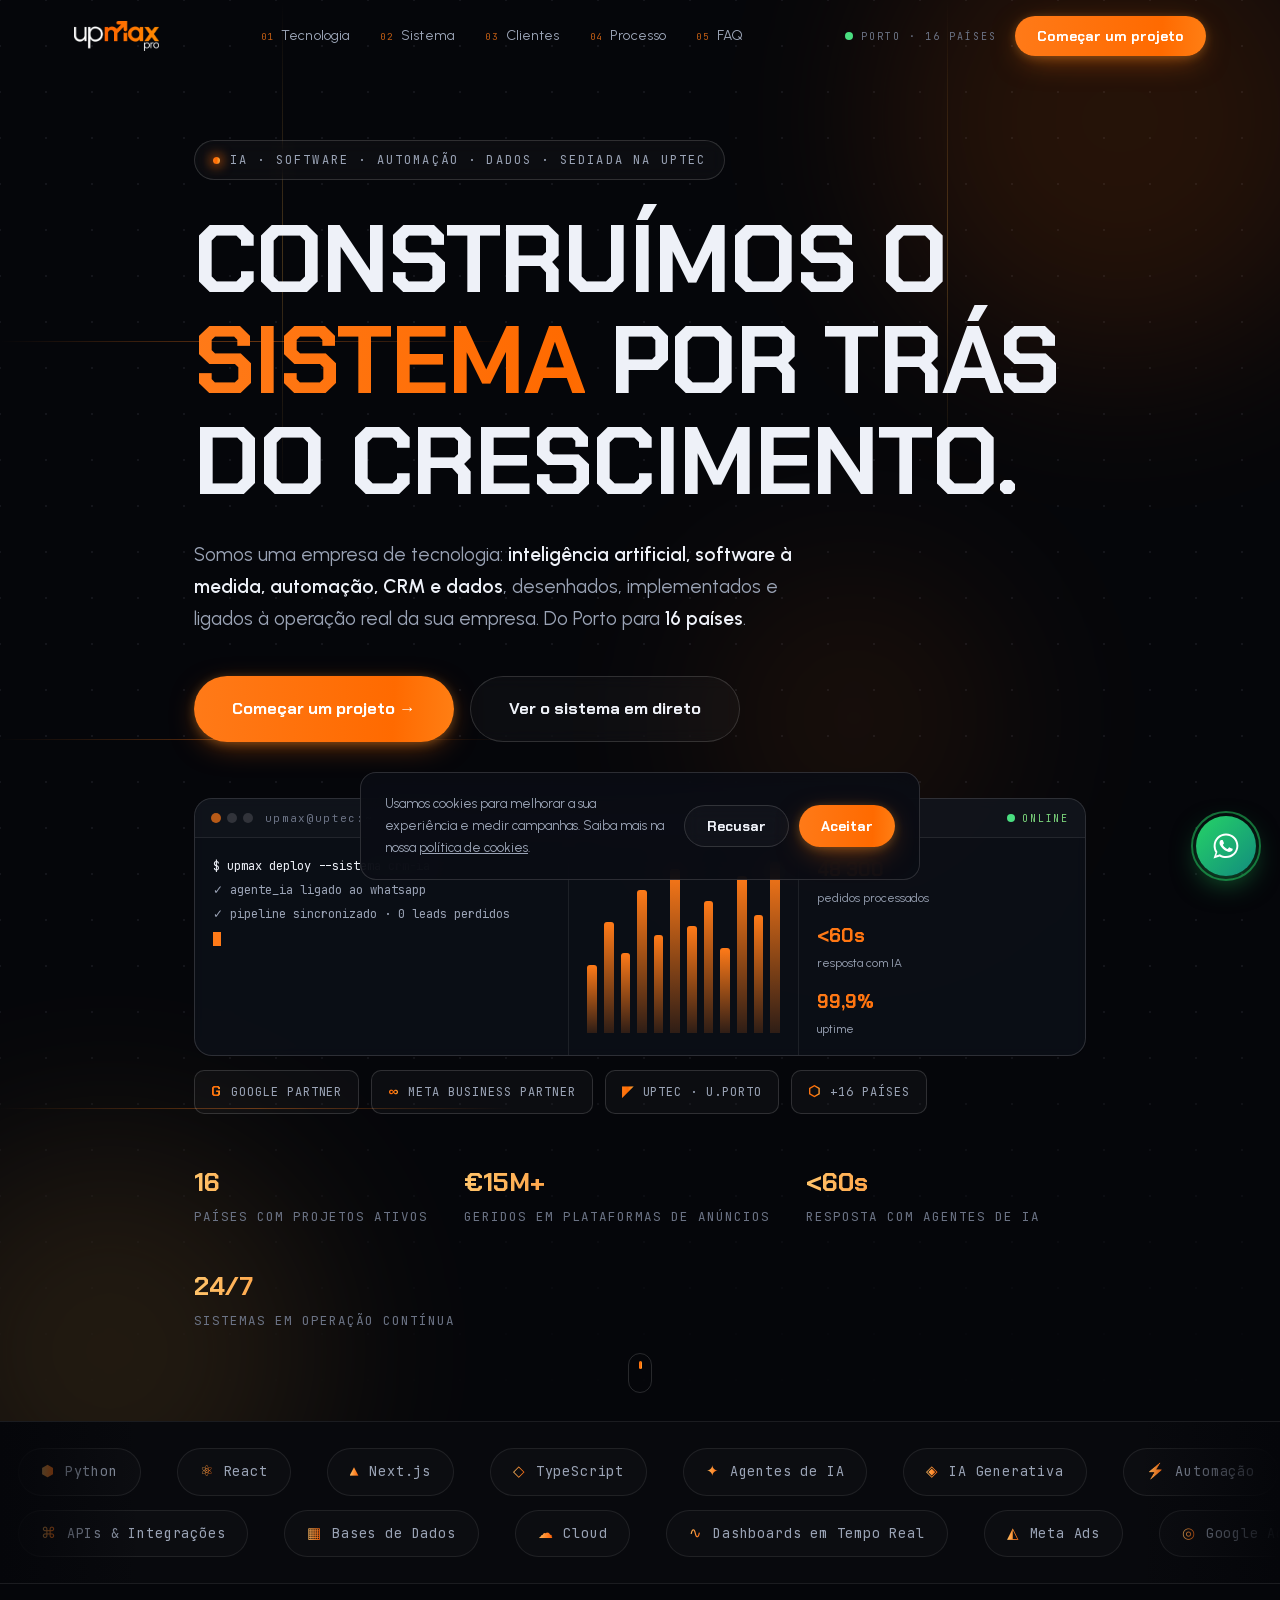
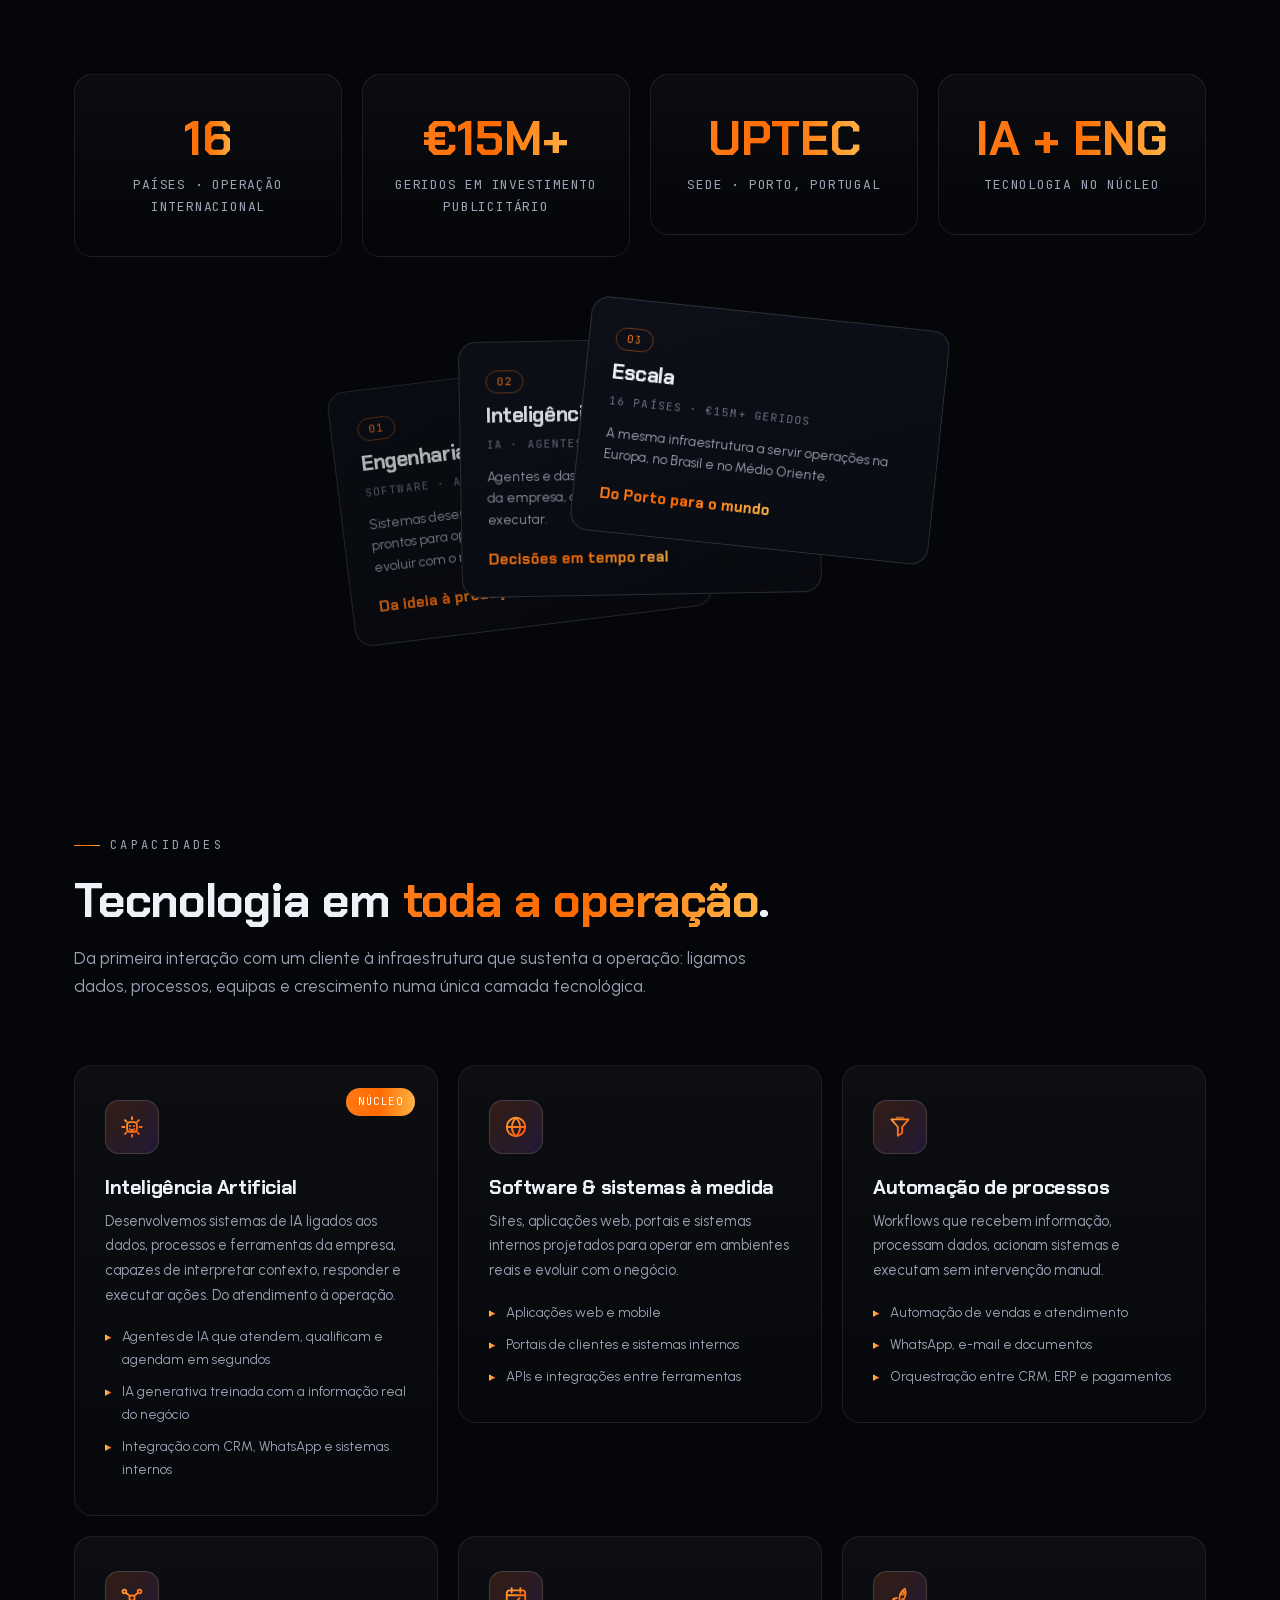
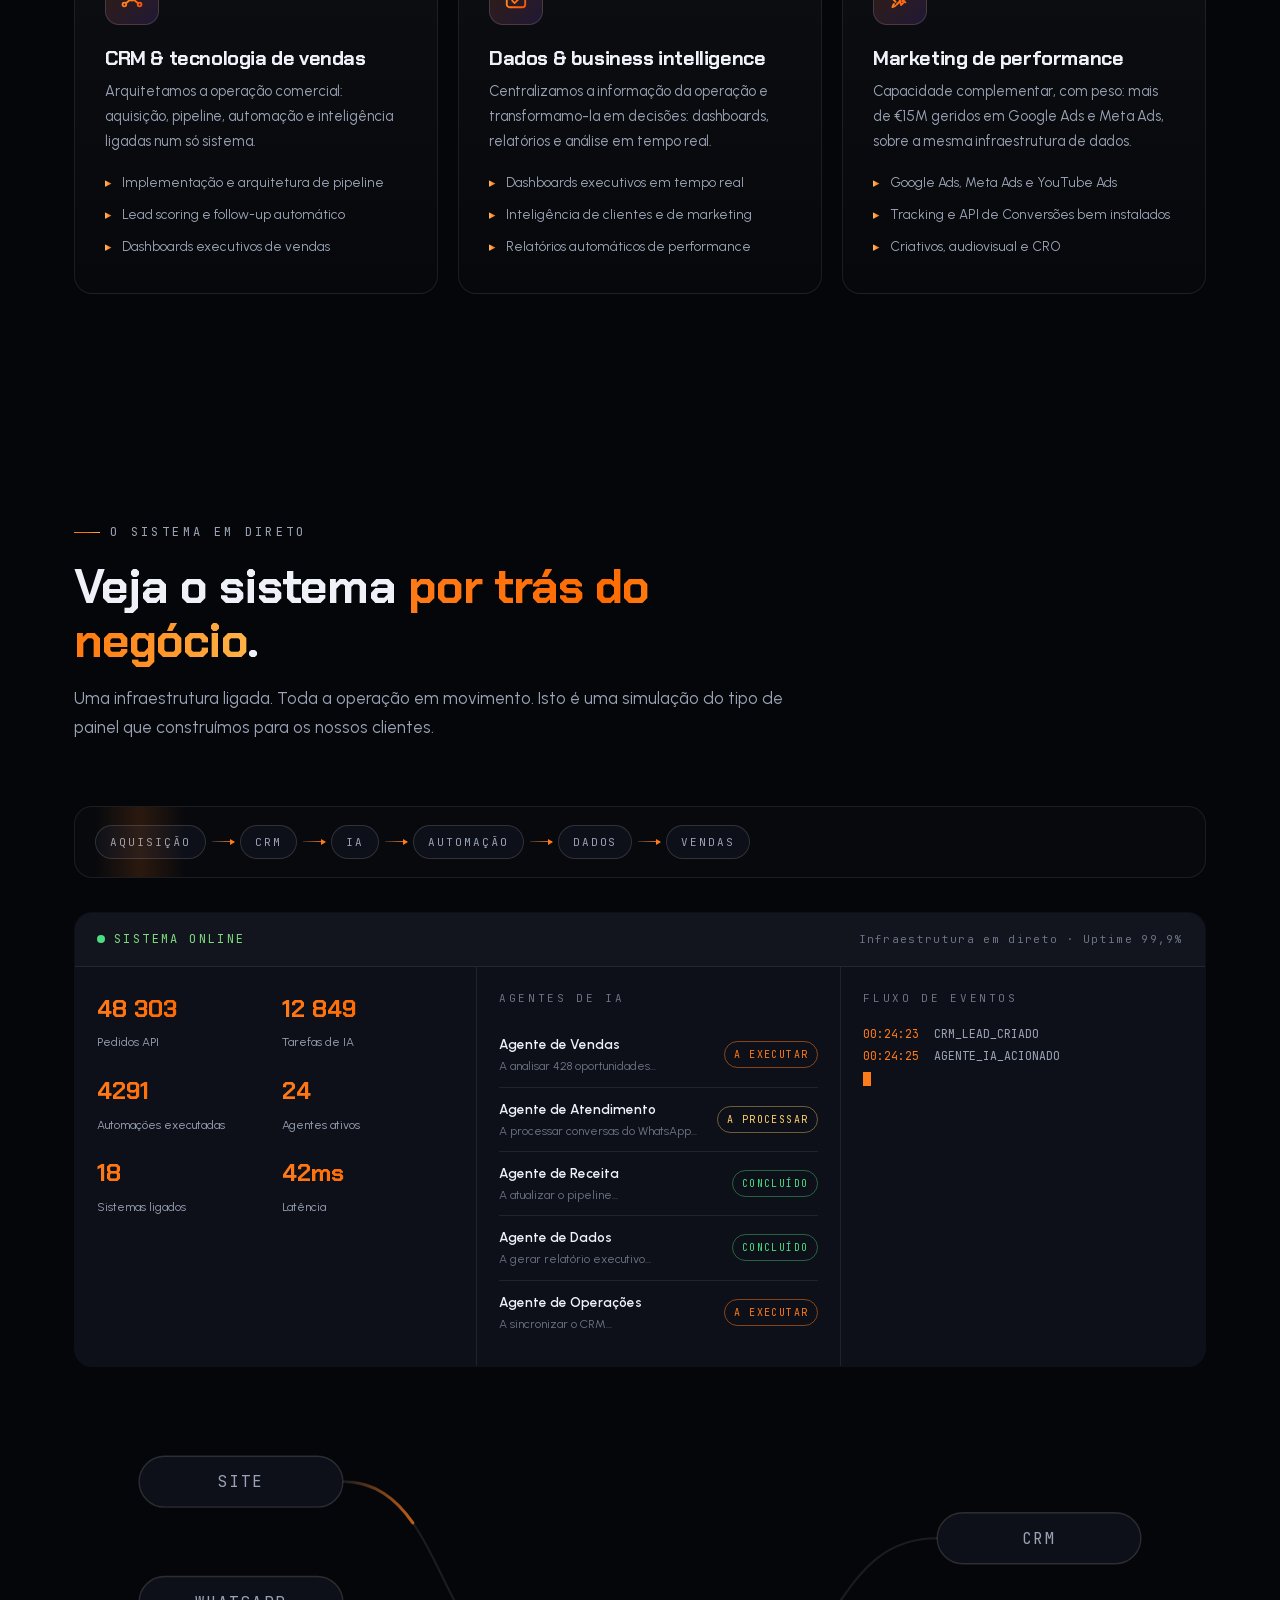
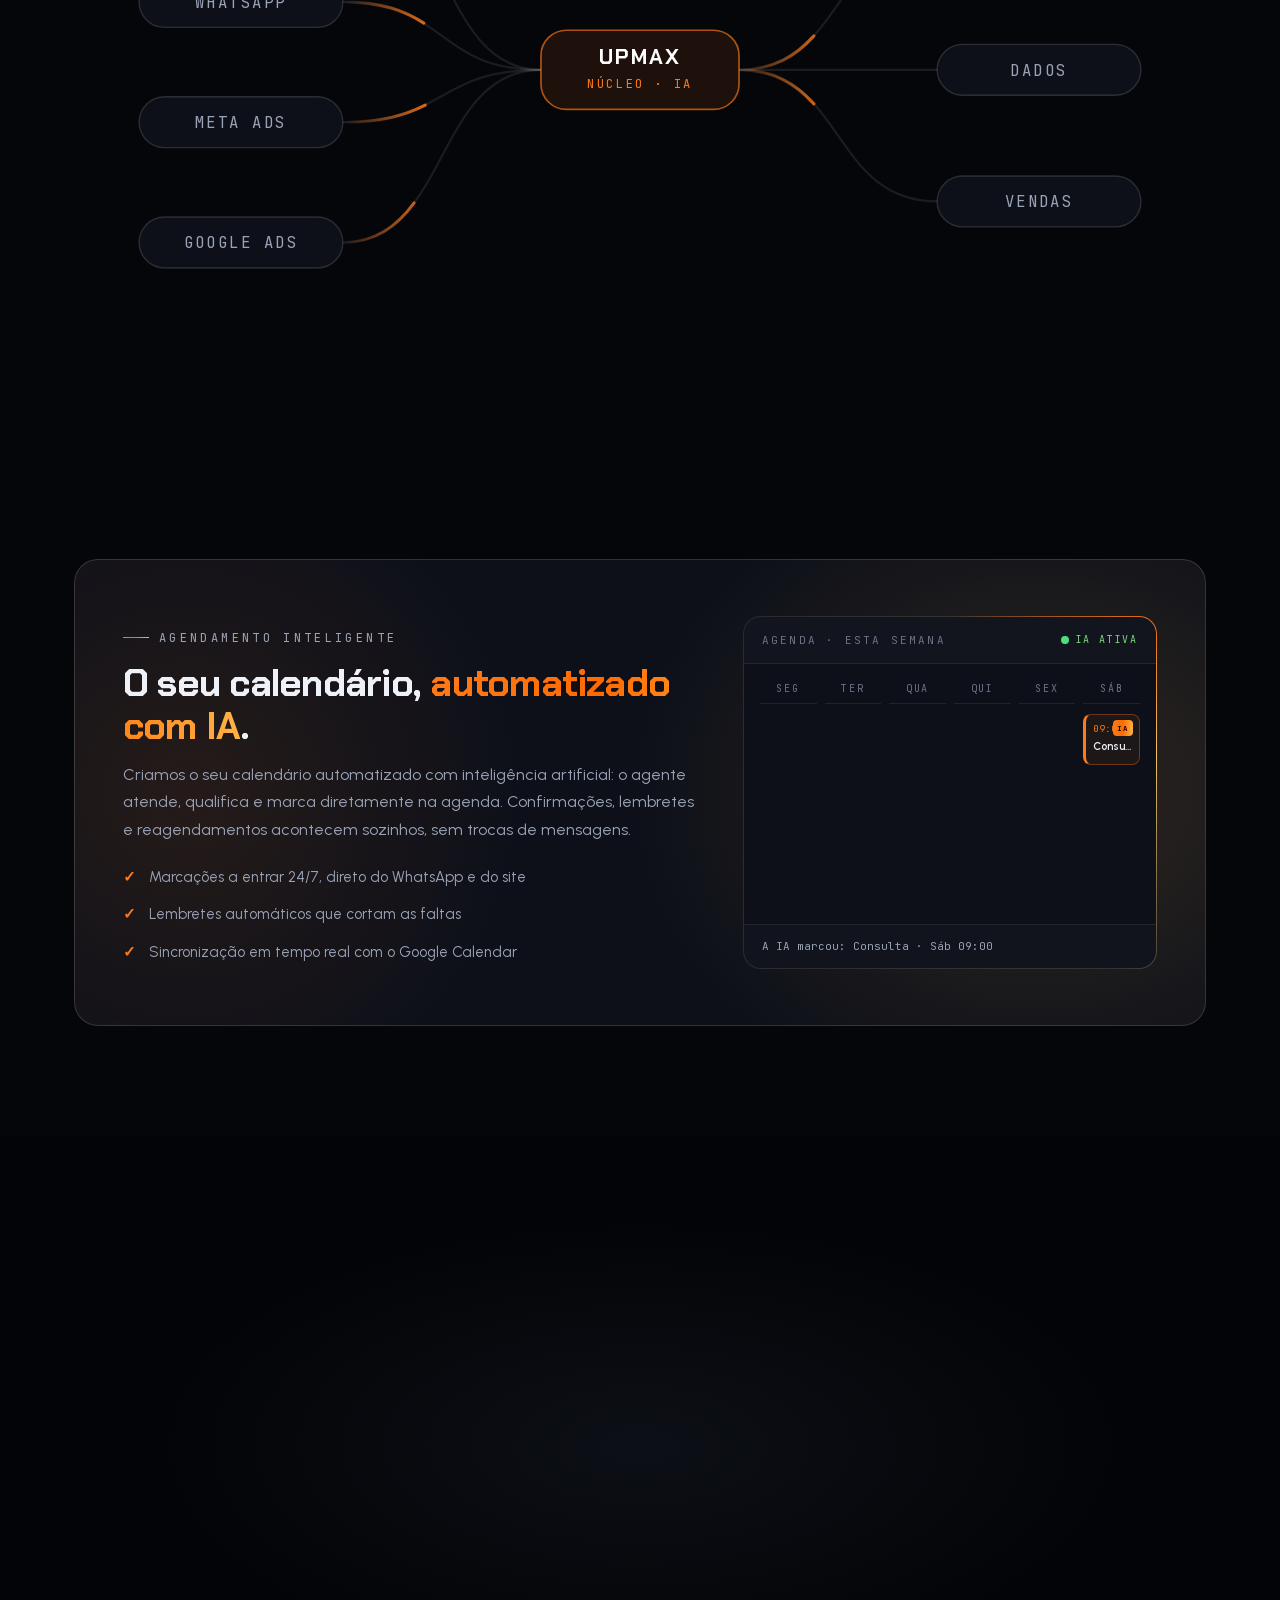
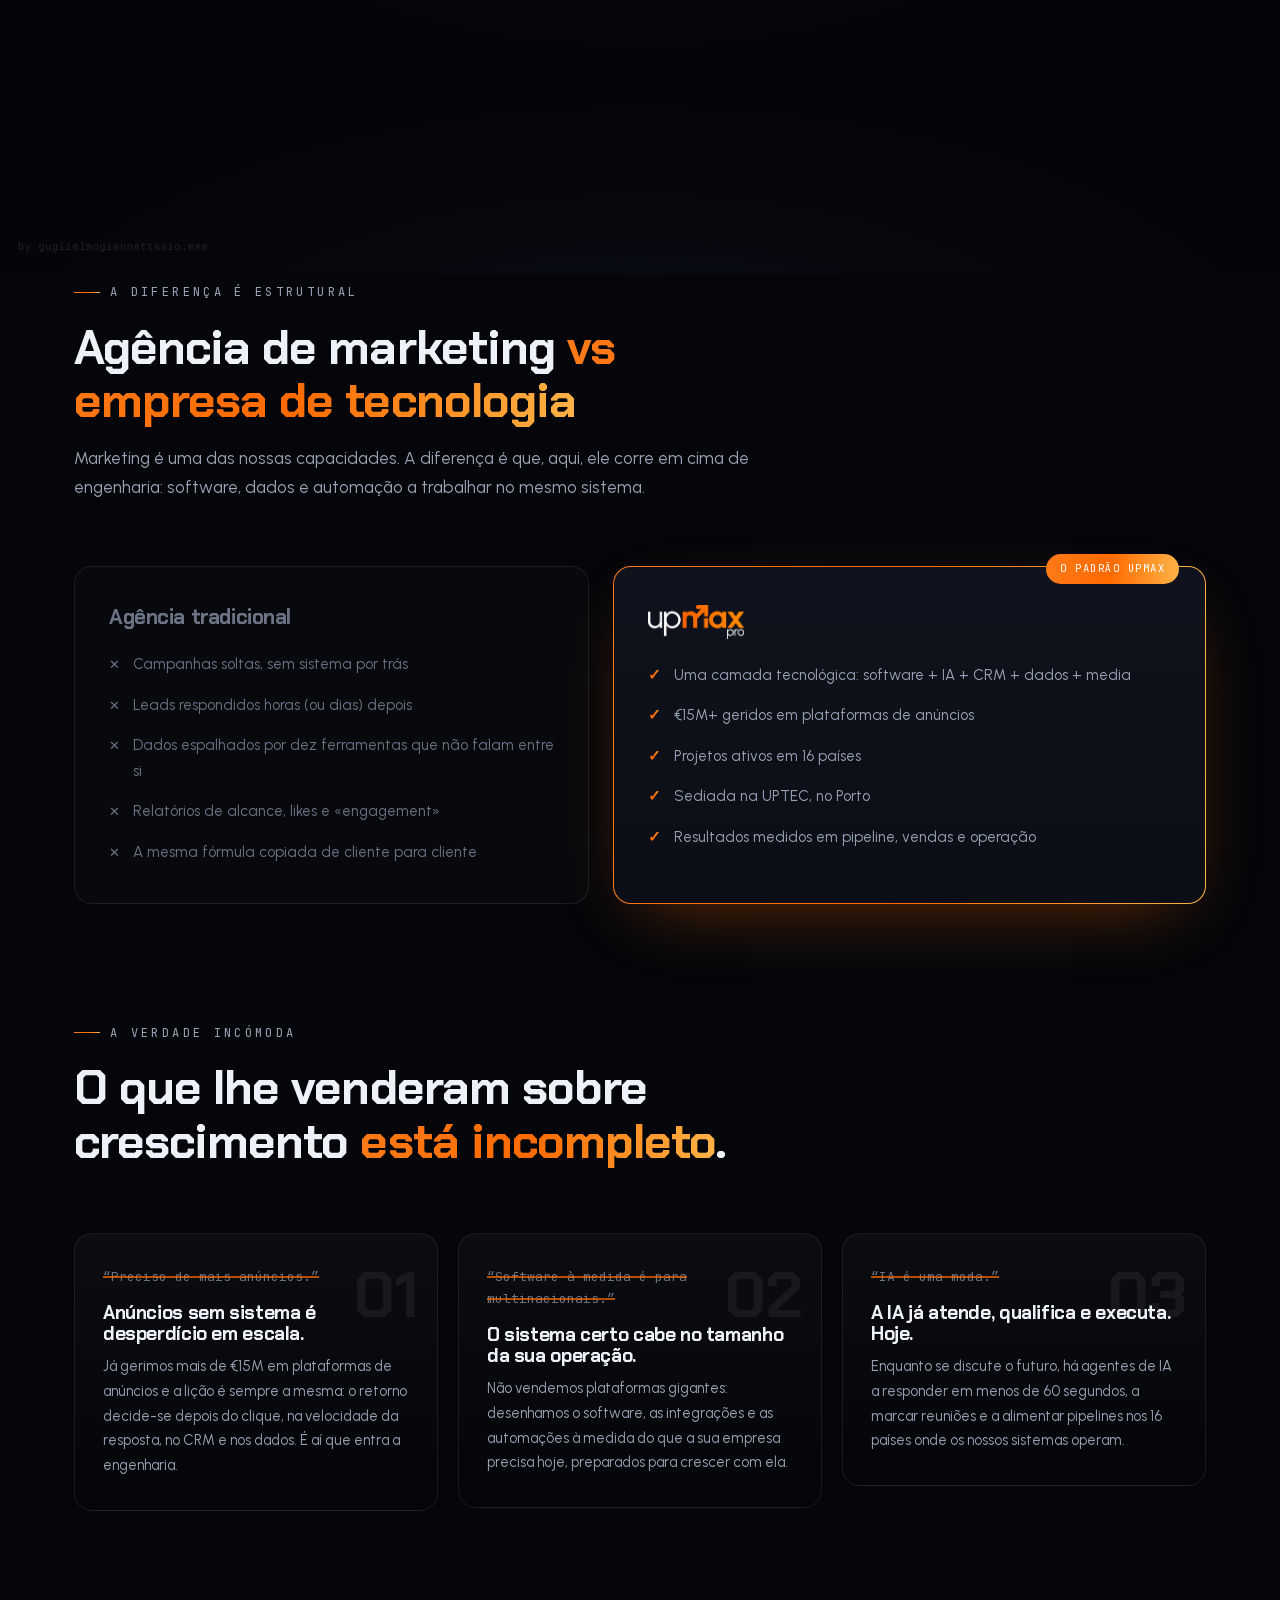
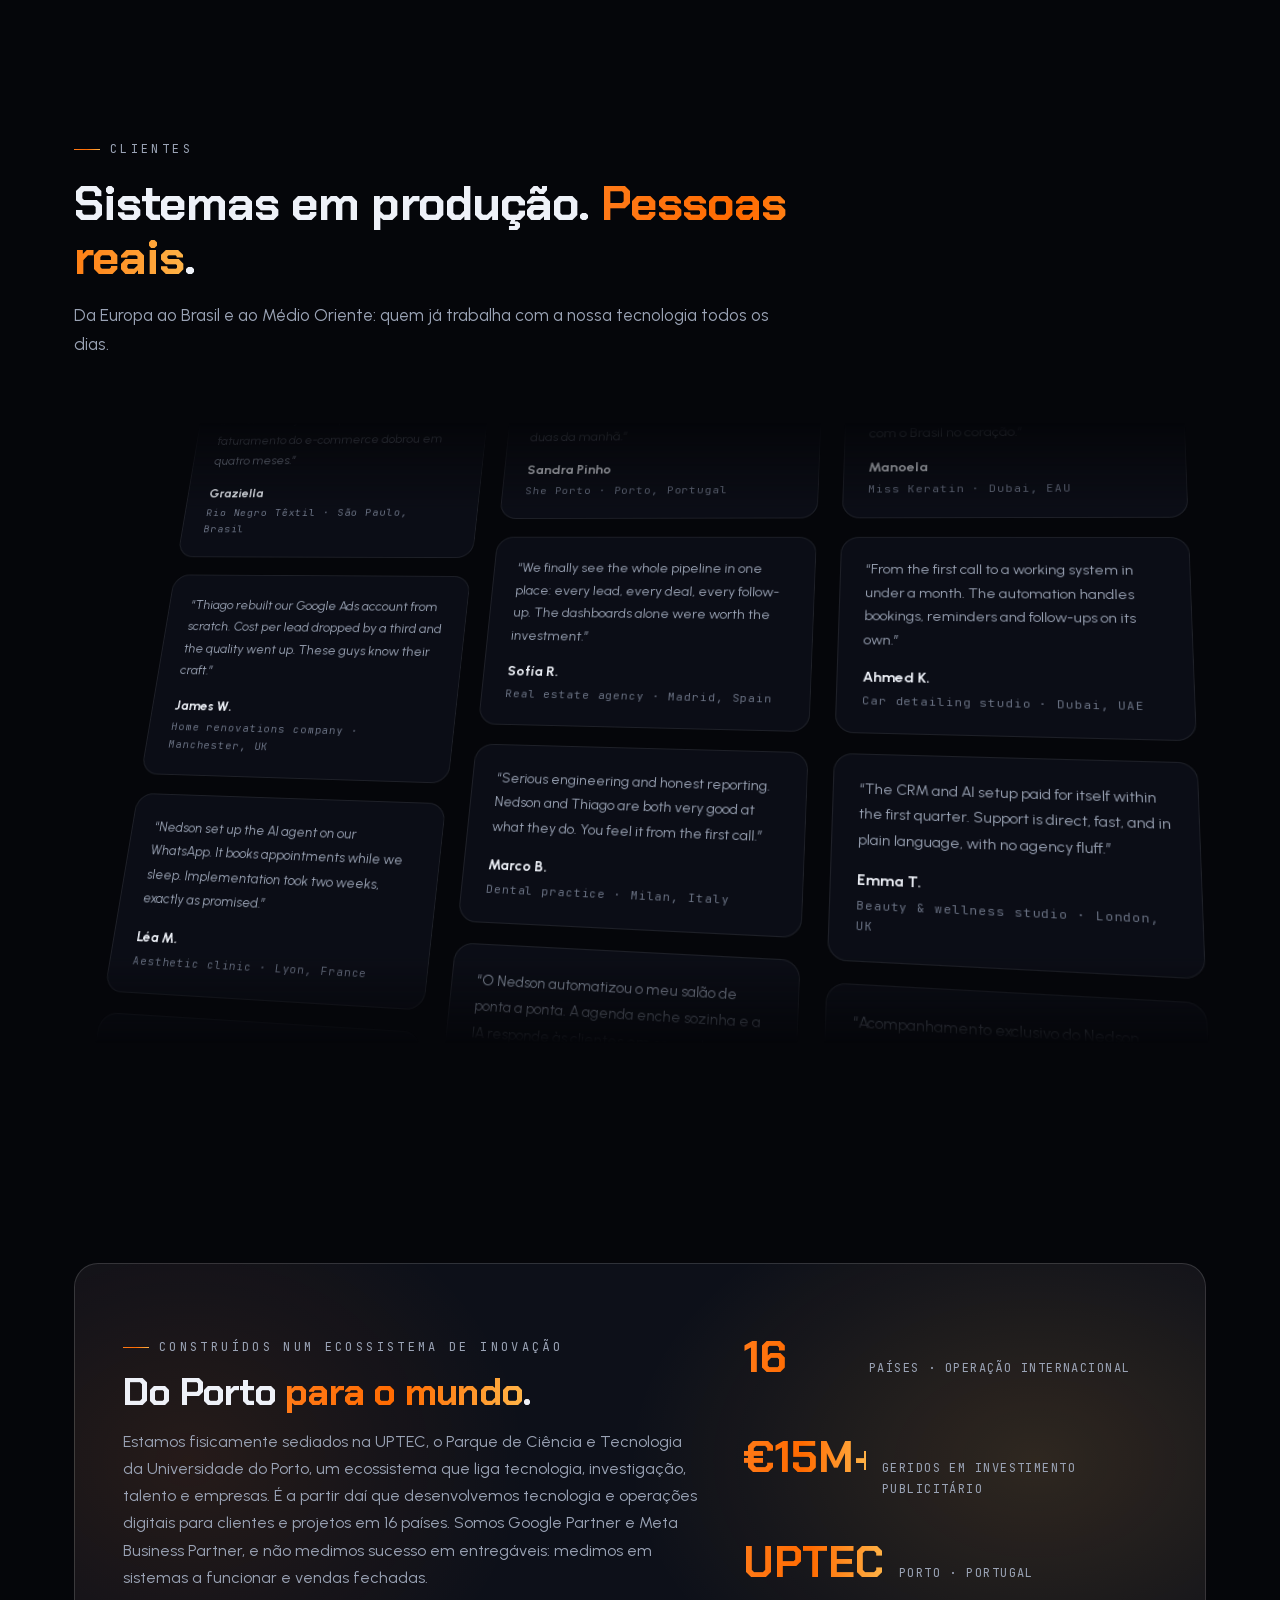
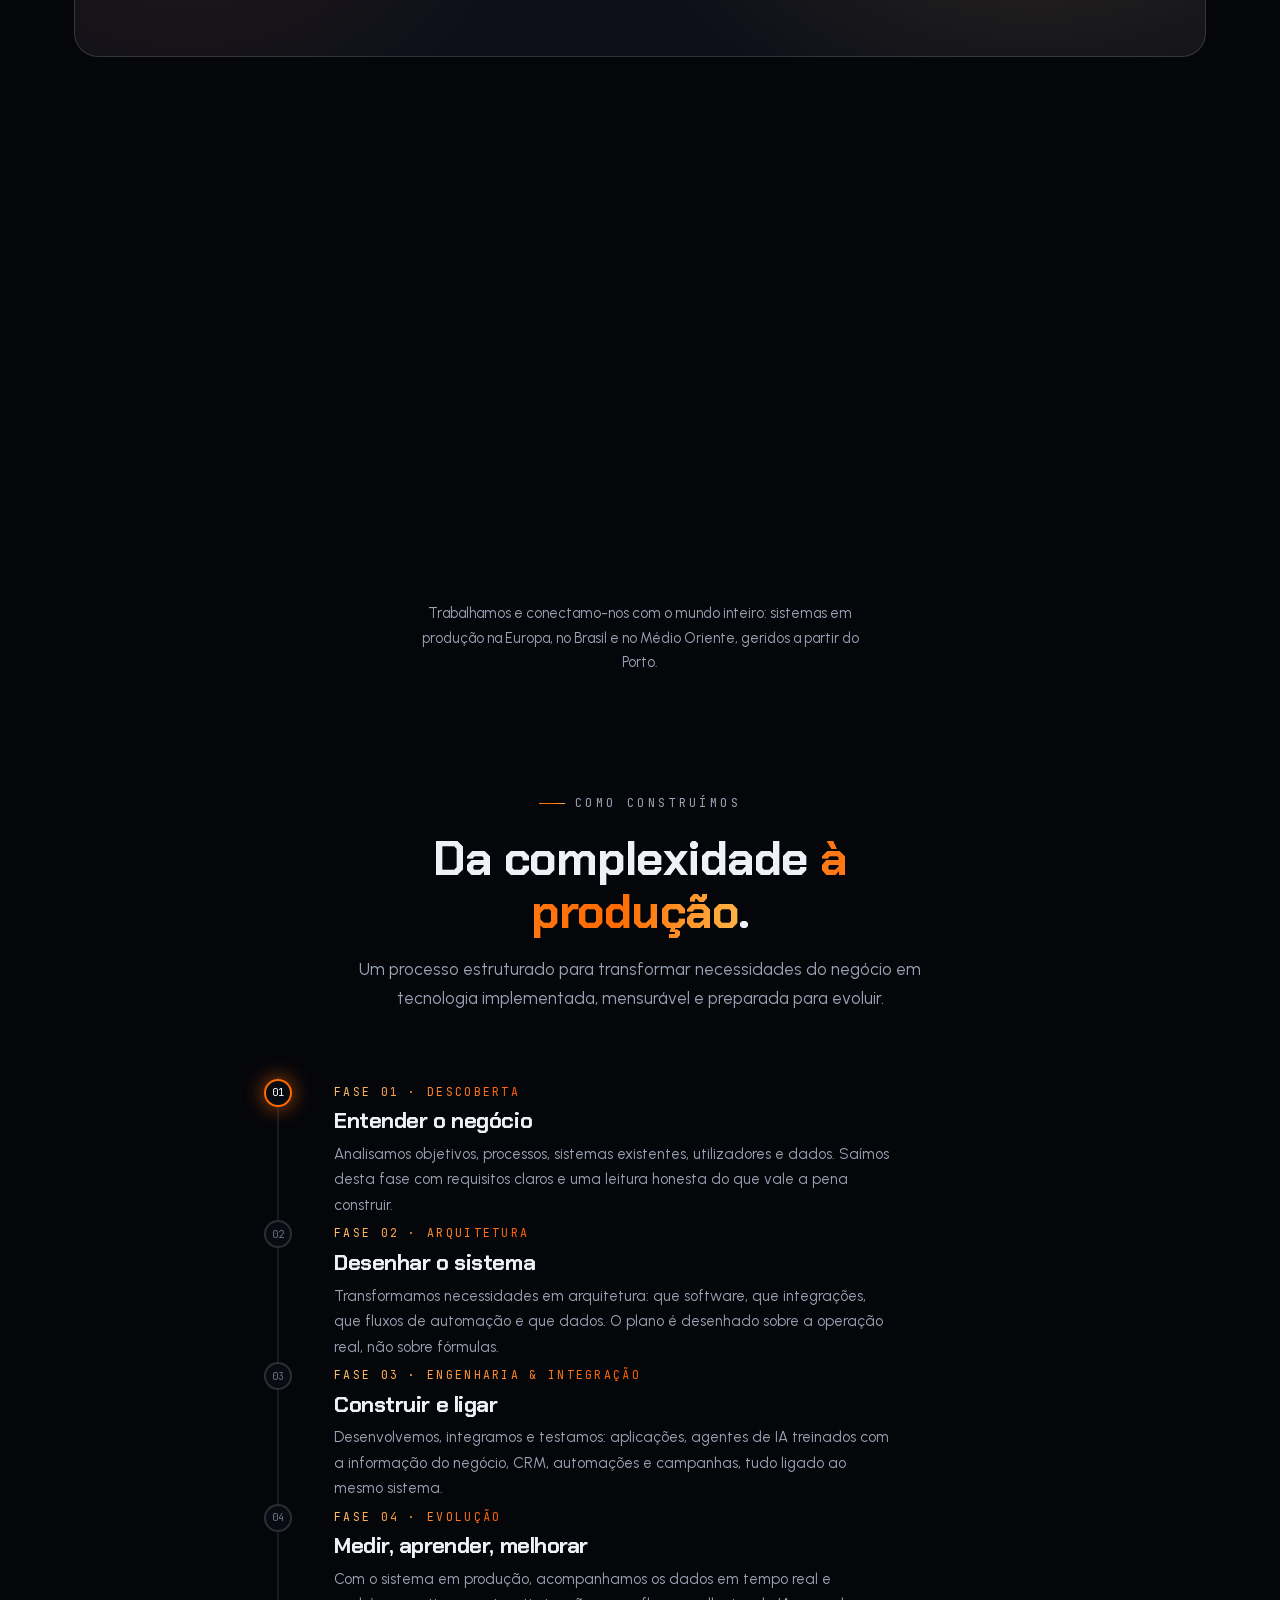
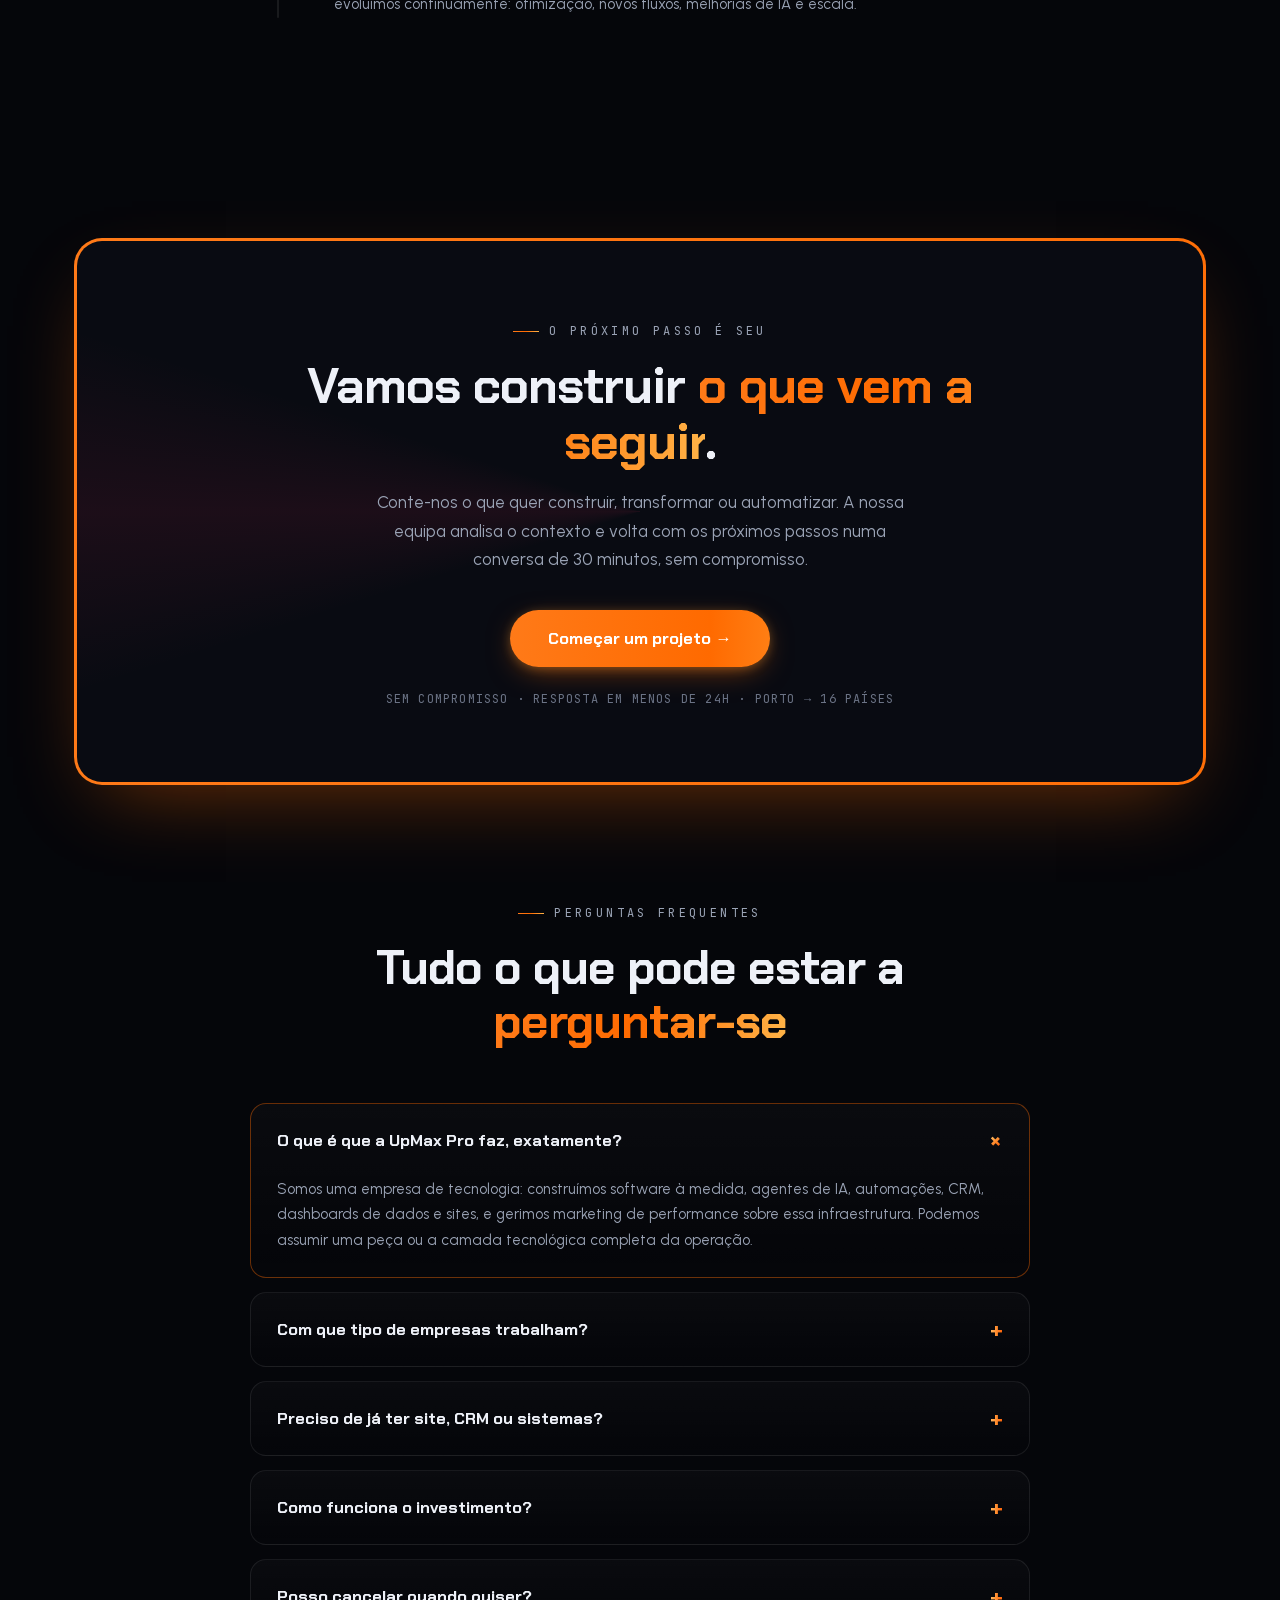
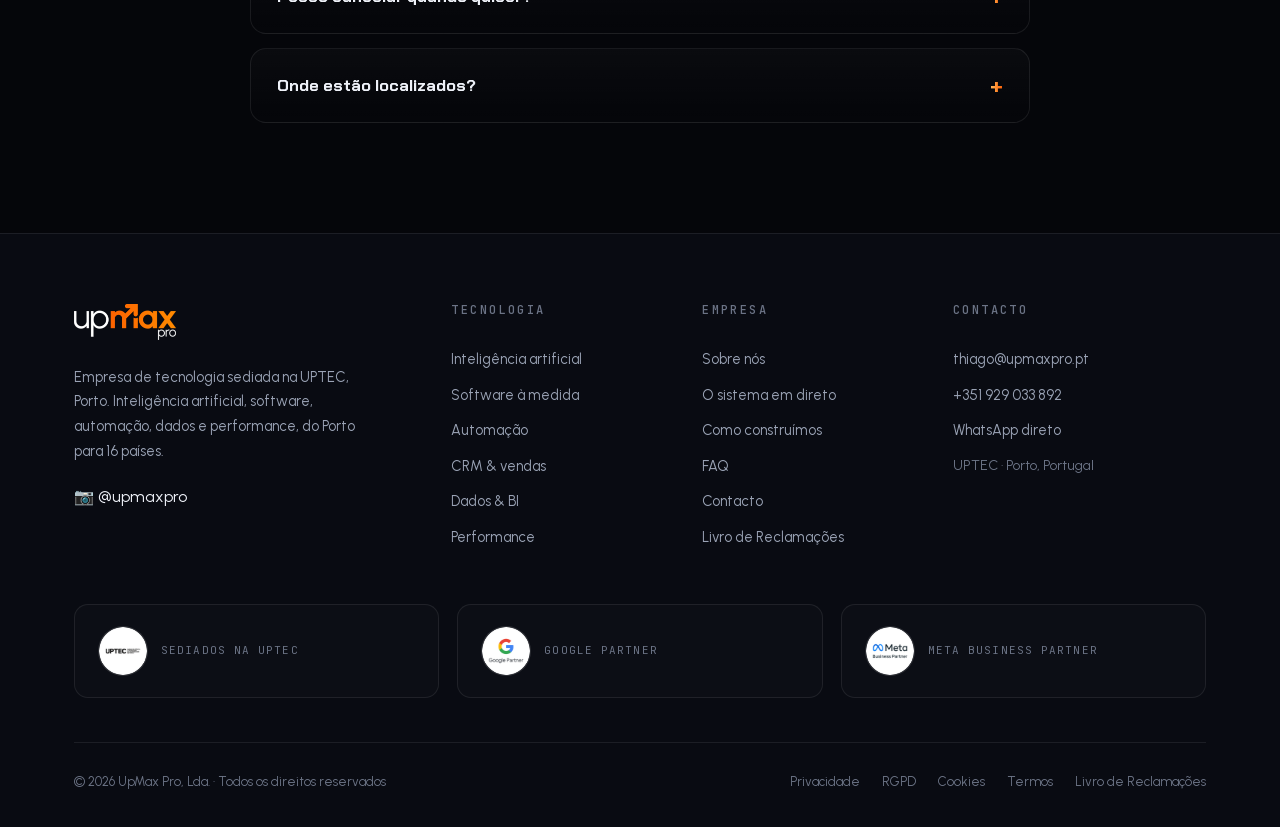
<file: index.html>
<!DOCTYPE html><!--ZEa99Zo0xqskiky75y0Zg--><html lang="pt-PT" class="__variable_171de1 __variable_220eb1 __variable_dd6ea7"><head><meta charSet="utf-8"/><meta name="viewport" content="width=device-width, initial-scale=1"/><link rel="preload" href="/_next/static/media/29e4af7482351bce-s.p.woff2" as="font" crossorigin="" type="font/woff2"/><link rel="preload" href="/_next/static/media/680d078f20ab2e33-s.p.woff2" as="font" crossorigin="" type="font/woff2"/><link rel="preload" href="/_next/static/media/84f090e3b62fb9e3-s.p.woff2" as="font" crossorigin="" type="font/woff2"/><link rel="preload" href="/_next/static/media/939c4f875ee75fbb-s.p.woff2" as="font" crossorigin="" type="font/woff2"/><link rel="preload" href="/_next/static/media/a22b1dc24103c00d-s.p.woff2" as="font" crossorigin="" type="font/woff2"/><link rel="preload" href="/_next/static/media/bb3ef058b751a6ad-s.p.woff2" as="font" crossorigin="" type="font/woff2"/><link rel="preload" href="/_next/static/media/e6fd32ec5acdd27d-s.p.woff2" as="font" crossorigin="" type="font/woff2"/><link rel="preload" href="/_next/static/media/f6d84cc3be9d6158-s.p.woff2" as="font" crossorigin="" type="font/woff2"/><link rel="preload" as="image" href="/logo.png"/><link rel="preload" as="image" href="/badge-uptec.png"/><link rel="preload" as="image" href="/badge-google.png"/><link rel="preload" as="image" href="/badge-meta.png"/><link rel="stylesheet" href="/_next/static/css/a8b8a03b88cb8173.css" data-precedence="next"/><link rel="stylesheet" href="/_next/static/css/37802e354042ec99.css" data-precedence="next"/><link rel="preload" as="script" fetchPriority="low" href="/_next/static/chunks/webpack-ab0f5635f34af2ac.js"/><script src="/_next/static/chunks/4bd1b696-c023c6e3521b1417.js" async=""></script><script src="/_next/static/chunks/255-9d0d2ba8fe9ae3d9.js" async=""></script><script src="/_next/static/chunks/main-app-77570149ba41b1ed.js" async=""></script><script src="/_next/static/chunks/app/page-a0b76351c3957cd7.js" async=""></script><meta name="next-size-adjust" content=""/><title>UpMax Pro · Tecnologia, IA e Sistemas para Empresas</title><meta name="description" content="Empresa de tecnologia sediada na UPTEC, Porto: inteligência artificial, software à medida, automação, CRM, dados e marketing de performance. €15M+ geridos em anúncios, projetos em 16 países."/><meta name="keywords" content="automação,inteligência artificial,CRM,tráfego pago,sites,Porto,marketing digital"/><link rel="canonical" href="https://upmaxpro.pt/"/><meta property="og:title" content="UpMax Pro · Tecnologia, IA e Sistemas para Empresas"/><meta property="og:description" content="IA, software à medida, automação, CRM e dados, do Porto para 16 países. Sediada na UPTEC."/><meta property="og:url" content="https://upmaxpro.pt/"/><meta property="og:locale" content="pt_PT"/><meta property="og:image" content="https://upmaxpro.pt/og-image.png"/><meta property="og:image:width" content="1200"/><meta property="og:image:height" content="630"/><meta property="og:image:alt" content="UpMax Pro"/><meta property="og:type" content="website"/><meta name="twitter:card" content="summary_large_image"/><meta name="twitter:title" content="UpMax Pro · Tecnologia, IA e Sistemas para Empresas"/><meta name="twitter:description" content="IA, software à medida, automação, CRM e dados, do Porto para 16 países. Sediada na UPTEC."/><meta name="twitter:image" content="https://upmaxpro.pt/og-image.png"/><meta name="twitter:image:width" content="1200"/><meta name="twitter:image:height" content="630"/><meta name="twitter:image:alt" content="UpMax Pro"/><link rel="icon" href="/favicon.png"/><script src="/_next/static/chunks/polyfills-42372ed130431b0a.js" noModule=""></script></head><body><div hidden=""><!--$--><!--/$--></div><script type="application/ld+json">{"@context":"https://schema.org","@type":"ProfessionalService","name":"UpMax Pro","url":"https://upmaxpro.pt","email":"thiago@upmaxpro.pt","telephone":"+351929033892","description":"Empresa de tecnologia: inteligência artificial, software à medida, automação, CRM, dados e marketing de performance para empresas em 16 países.","address":{"@type":"PostalAddress","addressLocality":"Porto","addressCountry":"PT","streetAddress":"UPTEC, Universidade do Porto"},"sameAs":["https://www.instagram.com/upmaxpro/"],"areaServed":["PT","BR"]}</script><header class="nav "><div class="container nav-inner"><a href="#" class="nav-logo" aria-label="UpMax Pro"><img src="/logo.png" alt="UpMax Pro"/></a><nav class="nav-links" aria-label="Navegação principal"><a href="#servicos"><span class="nl-num">01</span>Tecnologia</a><a href="#sistema"><span class="nl-num">02</span>Sistema</a><a href="#clientes"><span class="nl-num">03</span>Clientes</a><a href="#processo"><span class="nl-num">04</span>Processo</a><a href="#faq"><span class="nl-num">05</span>FAQ</a></nav><div class="nav-right"><span class="nav-status" aria-hidden="true"><span class="pulse-dot"></span>PORTO · 16 PAÍSES</span><button class="btn btn-grad btn-sm nav-cta">Começar um projeto</button><button class="nav-burger " aria-label="Abrir menu" aria-expanded="false"><span></span><span></span></button></div></div><span class="nav-progress" style="width:0%" aria-hidden="true"></span></header><div class="nav-overlay " aria-hidden="true"><nav class="ov-links" aria-label="Menu"><a href="#servicos" style="--i:0"><span class="ov-num">01</span>Tecnologia<span class="ov-arrow">→</span></a><a href="#sistema" style="--i:1"><span class="ov-num">02</span>Sistema<span class="ov-arrow">→</span></a><a href="#clientes" style="--i:2"><span class="ov-num">03</span>Clientes<span class="ov-arrow">→</span></a><a href="#processo" style="--i:3"><span class="ov-num">04</span>Processo<span class="ov-arrow">→</span></a><a href="#faq" style="--i:4"><span class="ov-num">05</span>FAQ<span class="ov-arrow">→</span></a></nav><div class="ov-foot"><button class="btn btn-grad btn-lg">Começar um projeto →</button><div class="ov-meta"><span>UPTEC · PORTO · PORTUGAL</span><a href="tel:+351929033892">+351 929 033 892</a></div></div></div><main><section class="hero"><canvas class="kinetic-grid" aria-hidden="true"></canvas><canvas class="net-canvas" aria-hidden="true"></canvas><div class="hero-circuit" aria-hidden="true"><span class="scan scan-h s1"></span><span class="scan scan-h s2"></span><span class="scan scan-h s3"></span><span class="scan scan-v s4"></span><span class="scan scan-v s5"></span></div><div class="hero-orb orb-1"></div><div class="hero-orb orb-2"></div><div class="hero-orb orb-3"></div><div class="container hero-content"><div class="hero-badge"><span class="dot"></span>IA · Software · Automação · Dados · Sediada na UPTEC</div><h1>Construímos o <span class="grad-text">sistema</span> por trás do crescimento.</h1><p class="hero-sub">Somos uma empresa de tecnologia: <strong>inteligência artificial, software à medida, automação, CRM e dados</strong>, desenhados, implementados e ligados à operação real da sua empresa. Do Porto para <strong>16 países</strong>.</p><div class="hero-ctas"><button class="btn btn-grad btn-lg">Começar um projeto →</button><a href="#sistema" class="btn btn-ghost btn-lg">Ver o sistema em direto</a></div><div class="hconsole" aria-hidden="true"><div class="hc-bar"><span class="hc-dots"><i></i><i></i><i></i></span><span class="hc-title">upmax@uptec:~ sistema</span><span class="hc-live"><span class="pulse-dot"></span> online</span></div><div class="hc-grid"><div class="hc-term"><div class="hc-line">$ upmax deploy --sistema crm-ia</div><span class="term-caret"></span></div><div class="hc-bars"><span style="--bh:38%;--bd:0s"></span><span style="--bh:62%;--bd:0.18s"></span><span style="--bh:45%;--bd:0.36s"></span><span style="--bh:80%;--bd:0.54s"></span><span style="--bh:55%;--bd:0.72s"></span><span style="--bh:92%;--bd:0.8999999999999999s"></span><span style="--bh:60%;--bd:1.08s"></span><span style="--bh:74%;--bd:1.26s"></span><span style="--bh:48%;--bd:1.44s"></span><span style="--bh:88%;--bd:1.6199999999999999s"></span><span style="--bh:66%;--bd:1.7999999999999998s"></span><span style="--bh:96%;--bd:1.98s"></span></div><div class="hc-stats"><div><span class="pnum">48 291</span><span class="plbl">pedidos processados</span></div><div><span class="pnum">&lt;60s</span><span class="plbl">resposta com IA</span></div><div><span class="pnum">99,9%</span><span class="plbl">uptime</span></div></div></div></div><div class="hero-partners"><span class="pbadge"><span class="pico">G</span> Google Partner</span><span class="pbadge"><span class="pico">∞</span> Meta Business Partner</span><span class="pbadge"><span class="pico">◤</span> UPTEC · U.Porto</span><span class="pbadge"><span class="pico">⬡</span> +16 países</span></div><div class="hero-proof"><div class="item"><span class="num">16</span><span class="lbl">países com projetos ativos</span></div><div class="item"><span class="num">€15M+</span><span class="lbl">geridos em plataformas de anúncios</span></div><div class="item"><span class="num">&lt;60s</span><span class="lbl">resposta com agentes de IA</span></div><div class="item"><span class="num">24/7</span><span class="lbl">sistemas em operação contínua</span></div></div></div><div class="hero-scroll" aria-hidden="true"></div></section><div class="marquee-wrap" id="stack" aria-label="Tecnologias que utilizamos"><div class="marquee "><span class="chip"><span class="ic">⬢</span>Python</span><span class="chip"><span class="ic">⚛</span>React</span><span class="chip"><span class="ic">▲</span>Next.js</span><span class="chip"><span class="ic">◇</span>TypeScript</span><span class="chip"><span class="ic">✦</span>Agentes de IA</span><span class="chip"><span class="ic">◈</span>IA Generativa</span><span class="chip"><span class="ic">⚡</span>Automação</span><span class="chip"><span class="ic">◉</span>CRM</span><span class="chip"><span class="ic">✆</span>WhatsApp API</span><span class="chip"><span class="ic">⬢</span>Python</span><span class="chip"><span class="ic">⚛</span>React</span><span class="chip"><span class="ic">▲</span>Next.js</span><span class="chip"><span class="ic">◇</span>TypeScript</span><span class="chip"><span class="ic">✦</span>Agentes de IA</span><span class="chip"><span class="ic">◈</span>IA Generativa</span><span class="chip"><span class="ic">⚡</span>Automação</span><span class="chip"><span class="ic">◉</span>CRM</span><span class="chip"><span class="ic">✆</span>WhatsApp API</span></div><div style="height:14px"></div><div class="marquee reverse"><span class="chip"><span class="ic">⌘</span>APIs &amp; Integrações</span><span class="chip"><span class="ic">▦</span>Bases de Dados</span><span class="chip"><span class="ic">☁</span>Cloud</span><span class="chip"><span class="ic">∿</span>Dashboards em Tempo Real</span><span class="chip"><span class="ic">◭</span>Meta Ads</span><span class="chip"><span class="ic">◎</span>Google Ads</span><span class="chip"><span class="ic">▤</span>Tracking &amp; Analytics</span><span class="chip"><span class="ic">◷</span>Agendamento Inteligente</span><span class="chip"><span class="ic">⌘</span>APIs &amp; Integrações</span><span class="chip"><span class="ic">▦</span>Bases de Dados</span><span class="chip"><span class="ic">☁</span>Cloud</span><span class="chip"><span class="ic">∿</span>Dashboards em Tempo Real</span><span class="chip"><span class="ic">◭</span>Meta Ads</span><span class="chip"><span class="ic">◎</span>Google Ads</span><span class="chip"><span class="ic">▤</span>Tracking &amp; Analytics</span><span class="chip"><span class="ic">◷</span>Agendamento Inteligente</span></div></div><section class="section" style="padding-top:90px;padding-bottom:0"><div class="container"><div class="stats"><div class="reveal " style="--d:0s"><div class="stat"><span class="num">0</span><div class="lbl">países · operação internacional</div></div></div><div class="reveal " style="--d:0.1s"><div class="stat"><span class="num">€0M+</span><div class="lbl">geridos em investimento publicitário</div></div></div><div class="reveal " style="--d:0.2s"><div class="stat"><span class="num">UPTEC</span><div class="lbl">sede · Porto, Portugal</div></div></div><div class="reveal " style="--d:0.30000000000000004s"><div class="stat"><span class="num">IA + ENG</span><div class="lbl">tecnologia no núcleo</div></div></div></div></div></section><section class="section" style="padding-top:70px;padding-bottom:0"><div class="container"><div class="reveal " style="--d:0s"><div class="dcards" aria-label="Pilares da UpMax Pro"><div class="dc"><span class="tag">01</span><h3>Engenharia</h3><span class="dc-place">SOFTWARE · APIS · CLOUD</span><p>Sistemas desenhados da arquitetura à produção, prontos para operar em ambientes reais e evoluir com o negócio.</p><span class="dc-metric">Da ideia à produção</span></div><div class="dc"><span class="tag">02</span><h3>Inteligência</h3><span class="dc-place">IA · AGENTES · DADOS</span><p>Agentes e dashboards ligados à informação real da empresa, a interpretar contexto, decidir e executar.</p><span class="dc-metric">Decisões em tempo real</span></div><div class="dc"><span class="tag">03</span><h3>Escala</h3><span class="dc-place">16 PAÍSES · €15M+ GERIDOS</span><p>A mesma infraestrutura a servir operações na Europa, no Brasil e no Médio Oriente.</p><span class="dc-metric">Do Porto para o mundo</span></div></div></div></div></section><section class="section" id="servicos"><div class="container"><div class="reveal " style="--d:0s"><div class="section-head"><span class="kicker">Capacidades</span><h2>Tecnologia em <span class="grad-text">toda a operação</span>.</h2><p>Da primeira interação com um cliente à infraestrutura que sustenta a operação: ligamos dados, processos, equipas e crescimento numa única camada tecnológica.</p></div></div><div class="bento"><div class="reveal card-wrap wide-wrap" style="--d:0s"><div class="card wide"><span class="tag">Núcleo</span><div class="card-icon"><svg viewBox="0 0 24 24"><defs><linearGradient id="g" x1="0" y1="0" x2="24" y2="24" gradientUnits="userSpaceOnUse"><stop offset="0" stop-color="#ffb347"></stop><stop offset="0.5" stop-color="#ff7a18"></stop><stop offset="1" stop-color="#ff3d00"></stop></linearGradient></defs><path fill="none" stroke="url(#g)" stroke-width="1.7" stroke-linecap="round" stroke-linejoin="round" d="M12 3v2M12 19v2M3 12h2M19 12h2M5.6 5.6l1.4 1.4M17 17l1.4 1.4M18.4 5.6L17 7M7 17l-1.4 1.4"></path><rect fill="none" stroke="url(#g)" stroke-width="1.7" stroke-linecap="round" stroke-linejoin="round" x="7.5" y="7.5" width="9" height="9" rx="2.5"></rect><circle cx="10.2" cy="11" r="0.9" fill="url(#g)" stroke="none"></circle><circle cx="13.8" cy="11" r="0.9" fill="url(#g)" stroke="none"></circle><path fill="none" stroke="url(#g)" stroke-width="1.7" stroke-linecap="round" stroke-linejoin="round" d="M10 14c.6.6 1.3.9 2 .9s1.4-.3 2-.9"></path></svg></div><h3>Inteligência Artificial</h3><p>Desenvolvemos sistemas de IA ligados aos dados, processos e ferramentas da empresa, capazes de interpretar contexto, responder e executar ações. Do atendimento à operação.</p><ul><li>Agentes de IA que atendem, qualificam e agendam em segundos</li><li>IA generativa treinada com a informação real do negócio</li><li>Integração com CRM, WhatsApp e sistemas internos</li></ul></div></div><div class="reveal " style="--d:0.08s"><div class="card "><div class="card-icon"><svg viewBox="0 0 24 24"><defs><linearGradient id="g" x1="0" y1="0" x2="24" y2="24" gradientUnits="userSpaceOnUse"><stop offset="0" stop-color="#ffb347"></stop><stop offset="0.5" stop-color="#ff7a18"></stop><stop offset="1" stop-color="#ff3d00"></stop></linearGradient></defs><circle fill="none" stroke="url(#g)" stroke-width="1.7" stroke-linecap="round" stroke-linejoin="round" cx="12" cy="12" r="8.5"></circle><path fill="none" stroke="url(#g)" stroke-width="1.7" stroke-linecap="round" stroke-linejoin="round" d="M3.5 12h17M12 3.5c2.5 2.4 3.8 5.3 3.8 8.5s-1.3 6.1-3.8 8.5c-2.5-2.4-3.8-5.3-3.8-8.5s1.3-6.1 3.8-8.5z"></path></svg></div><h3>Software &amp; sistemas à medida</h3><p>Sites, aplicações web, portais e sistemas internos projetados para operar em ambientes reais e evoluir com o negócio.</p><ul><li>Aplicações web e mobile</li><li>Portais de clientes e sistemas internos</li><li>APIs e integrações entre ferramentas</li></ul></div></div><div class="reveal " style="--d:0.16s"><div class="card "><div class="card-icon"><svg viewBox="0 0 24 24"><defs><linearGradient id="g" x1="0" y1="0" x2="24" y2="24" gradientUnits="userSpaceOnUse"><stop offset="0" stop-color="#ffb347"></stop><stop offset="0.5" stop-color="#ff7a18"></stop><stop offset="1" stop-color="#ff3d00"></stop></linearGradient></defs><path fill="none" stroke="url(#g)" stroke-width="1.7" stroke-linecap="round" stroke-linejoin="round" d="M4 5h16l-6 7v5.5l-4 2.5v-8L4 5z"></path><path fill="none" stroke="url(#g)" stroke-width="1.7" stroke-linecap="round" stroke-linejoin="round" d="M9 3.5h6" opacity="0.6"></path></svg></div><h3>Automação de processos</h3><p>Workflows que recebem informação, processam dados, acionam sistemas e executam sem intervenção manual.</p><ul><li>Automação de vendas e atendimento</li><li>WhatsApp, e-mail e documentos</li><li>Orquestração entre CRM, ERP e pagamentos</li></ul></div></div><div class="reveal " style="--d:0s"><div class="card "><div class="card-icon"><svg viewBox="0 0 24 24"><defs><linearGradient id="g" x1="0" y1="0" x2="24" y2="24" gradientUnits="userSpaceOnUse"><stop offset="0" stop-color="#ffb347"></stop><stop offset="0.5" stop-color="#ff7a18"></stop><stop offset="1" stop-color="#ff3d00"></stop></linearGradient></defs><circle fill="none" stroke="url(#g)" stroke-width="1.7" stroke-linecap="round" stroke-linejoin="round" cx="12" cy="12" r="2.4"></circle><circle fill="none" stroke="url(#g)" stroke-width="1.7" stroke-linecap="round" stroke-linejoin="round" cx="5" cy="6" r="1.7"></circle><circle fill="none" stroke="url(#g)" stroke-width="1.7" stroke-linecap="round" stroke-linejoin="round" cx="19" cy="6" r="1.7"></circle><circle fill="none" stroke="url(#g)" stroke-width="1.7" stroke-linecap="round" stroke-linejoin="round" cx="5" cy="18" r="1.7"></circle><circle fill="none" stroke="url(#g)" stroke-width="1.7" stroke-linecap="round" stroke-linejoin="round" cx="19" cy="18" r="1.7"></circle><path fill="none" stroke="url(#g)" stroke-width="1.7" stroke-linecap="round" stroke-linejoin="round" d="M6.4 7.1l3.6 3.1M17.6 7.1l-3.6 3.1M6.4 16.9l3.6-3.1M17.6 16.9l-3.6-3.1"></path></svg></div><h3>CRM &amp; tecnologia de vendas</h3><p>Arquitetamos a operação comercial: aquisição, pipeline, automação e inteligência ligadas num só sistema.</p><ul><li>Implementação e arquitetura de pipeline</li><li>Lead scoring e follow-up automático</li><li>Dashboards executivos de vendas</li></ul></div></div><div class="reveal " style="--d:0.08s"><div class="card "><div class="card-icon"><svg viewBox="0 0 24 24"><defs><linearGradient id="g" x1="0" y1="0" x2="24" y2="24" gradientUnits="userSpaceOnUse"><stop offset="0" stop-color="#ffb347"></stop><stop offset="0.5" stop-color="#ff7a18"></stop><stop offset="1" stop-color="#ff3d00"></stop></linearGradient></defs><rect fill="none" stroke="url(#g)" stroke-width="1.7" stroke-linecap="round" stroke-linejoin="round" x="3.5" y="5" width="17" height="15.5" rx="2.5"></rect><path fill="none" stroke="url(#g)" stroke-width="1.7" stroke-linecap="round" stroke-linejoin="round" d="M3.5 9.5h17M8 3v4M16 3v4"></path><path fill="none" stroke="url(#g)" stroke-width="1.7" stroke-linecap="round" stroke-linejoin="round" d="M8.5 14.5l2.2 2.2 4.6-4.6"></path></svg></div><h3>Dados &amp; business intelligence</h3><p>Centralizamos a informação da operação e transformamo-la em decisões: dashboards, relatórios e análise em tempo real.</p><ul><li>Dashboards executivos em tempo real</li><li>Inteligência de clientes e de marketing</li><li>Relatórios automáticos de performance</li></ul></div></div><div class="reveal " style="--d:0.16s"><div class="card "><div class="card-icon"><svg viewBox="0 0 24 24"><defs><linearGradient id="g" x1="0" y1="0" x2="24" y2="24" gradientUnits="userSpaceOnUse"><stop offset="0" stop-color="#ffb347"></stop><stop offset="0.5" stop-color="#ff7a18"></stop><stop offset="1" stop-color="#ff3d00"></stop></linearGradient></defs><path fill="none" stroke="url(#g)" stroke-width="1.7" stroke-linecap="round" stroke-linejoin="round" d="M12 15c-1.5-4.5.5-9.5 4.5-11.5 2 4 0 9-2.5 11.5"></path><path fill="none" stroke="url(#g)" stroke-width="1.7" stroke-linecap="round" stroke-linejoin="round" d="M12 15l-3 3M14 13l3 3M9 12l-3.5 1L8 15.5M12 15l1 3.5L15.5 16"></path><circle fill="none" stroke="url(#g)" stroke-width="1.7" stroke-linecap="round" stroke-linejoin="round" cx="14.5" cy="7.5" r="1.4"></circle><path fill="none" stroke="url(#g)" stroke-width="1.7" stroke-linecap="round" stroke-linejoin="round" d="M6.5 17.5c-1 1-1.5 3-1.5 3s2-.5 3-1.5"></path></svg></div><h3>Marketing de performance</h3><p>Capacidade complementar, com peso: mais de €15M geridos em Google Ads e Meta Ads, sobre a mesma infraestrutura de dados.</p><ul><li>Google Ads, Meta Ads e YouTube Ads</li><li>Tracking e API de Conversões bem instalados</li><li>Criativos, audiovisual e CRO</li></ul></div></div></div></div></section><section class="section" id="sistema"><div class="container"><div class="reveal " style="--d:0s"><div class="section-head"><span class="kicker">O sistema em direto</span><h2>Veja o sistema <span class="grad-text">por trás do negócio</span>.</h2><p>Uma infraestrutura ligada. Toda a operação em movimento. Isto é uma simulação do tipo de painel que construímos para os nossos clientes.</p></div></div><div class="reveal " style="--d:0s"><div class="flowline" aria-hidden="true"><span class="flow-node"><span class="flow-chip">Aquisição</span><span class="flow-arrow"></span></span><span class="flow-node"><span class="flow-chip">CRM</span><span class="flow-arrow"></span></span><span class="flow-node"><span class="flow-chip">IA</span><span class="flow-arrow"></span></span><span class="flow-node"><span class="flow-chip">Automação</span><span class="flow-arrow"></span></span><span class="flow-node"><span class="flow-chip">Dados</span><span class="flow-arrow"></span></span><span class="flow-node"><span class="flow-chip">Vendas</span></span><span class="flow-pulse"></span></div></div><div class="reveal " style="--d:0s"><div class="panel agb"><div class="panel-head"><span class="panel-status"><span class="pulse-dot"></span> SISTEMA ONLINE</span><span class="panel-meta">Infraestrutura em direto · Uptime 99,9%</span></div><div class="panel-grid"><div class="panel-stats"><div class="pstat"><span class="pnum">48 291</span><span class="plbl">Pedidos API</span></div><div class="pstat"><span class="pnum">12 847</span><span class="plbl">Tarefas de IA</span></div><div class="pstat"><span class="pnum">4281</span><span class="plbl">Automações executadas</span></div><div class="pstat"><span class="pnum">24</span><span class="plbl">Agentes ativos</span></div><div class="pstat"><span class="pnum">18</span><span class="plbl">Sistemas ligados</span></div><div class="pstat"><span class="pnum">42<!-- -->ms</span><span class="plbl">Latência</span></div></div><div class="panel-agents"><div class="pane-title">Agentes de IA</div><div class="agent-row"><div><span class="agent-name">Agente de Vendas</span><span class="agent-task">A analisar 428 oportunidades<!-- -->…</span></div><span class="agent-status s0">A EXECUTAR</span></div><div class="agent-row"><div><span class="agent-name">Agente de Atendimento</span><span class="agent-task">A processar conversas do WhatsApp<!-- -->…</span></div><span class="agent-status s1">A PROCESSAR</span></div><div class="agent-row"><div><span class="agent-name">Agente de Receita</span><span class="agent-task">A atualizar o pipeline<!-- -->…</span></div><span class="agent-status s2">A ANALISAR</span></div><div class="agent-row"><div><span class="agent-name">Agente de Dados</span><span class="agent-task">A gerar relatório executivo<!-- -->…</span></div><span class="agent-status s3">CONCLUÍDO</span></div><div class="agent-row"><div><span class="agent-name">Agente de Operações</span><span class="agent-task">A sincronizar o CRM<!-- -->…</span></div><span class="agent-status s0">A EXECUTAR</span></div></div><div class="panel-terminal"><div class="pane-title">Fluxo de eventos</div><div class="term"><div class="term-line dim">a iniciar sessão…</div><span class="term-caret"></span></div></div></div></div></div><div class="reveal " style="--d:0s"><div class="beammap-wrap"><svg viewBox="0 0 800 380" class="beammap" role="img" aria-label="Arquitetura: canais ligados ao núcleo de IA, que alimenta CRM, dados e vendas"><defs><linearGradient id="beamGrad" x1="0" y1="0" x2="1" y2="0"><stop offset="0" stop-color="rgba(255,122,24,0)"></stop><stop offset="0.5" stop-color="#ff7a18"></stop><stop offset="0.8" stop-color="#ffd166"></stop><stop offset="1" stop-color="rgba(255,209,102,0)"></stop></linearGradient></defs><g><path class="beam-base" d="M 190 57 C 265 57, 255 190, 330 190"></path><path class="beam-light" d="M 190 57 C 265 57, 255 190, 330 190" style="--bdelay:0s"></path></g><g><path class="beam-base" d="M 190 142 C 265 142, 255 190, 330 190"></path><path class="beam-light" d="M 190 142 C 265 142, 255 190, 330 190" style="--bdelay:0.9s"></path></g><g><path class="beam-base" d="M 190 227 C 265 227, 255 190, 330 190"></path><path class="beam-light" d="M 190 227 C 265 227, 255 190, 330 190" style="--bdelay:1.8s"></path></g><g><path class="beam-base" d="M 190 312 C 265 312, 255 190, 330 190"></path><path class="beam-light" d="M 190 312 C 265 312, 255 190, 330 190" style="--bdelay:2.7s"></path></g><g><path class="beam-base" d="M 470 190 C 545 190, 535 97, 610 97"></path><path class="beam-light" d="M 470 190 C 545 190, 535 97, 610 97" style="--bdelay:1.4s"></path></g><g><path class="beam-base" d="M 470 190 C 545 190, 535 190, 610 190"></path><path class="beam-light" d="M 470 190 C 545 190, 535 190, 610 190" style="--bdelay:2.3s"></path></g><g><path class="beam-base" d="M 470 190 C 545 190, 535 283, 610 283"></path><path class="beam-light" d="M 470 190 C 545 190, 535 283, 610 283" style="--bdelay:3.2s"></path></g><g><rect class="beam-node" x="46" y="39" width="144" height="36" rx="18"></rect><text class="beam-txt" x="118" y="61">SITE</text></g><g><rect class="beam-node" x="46" y="124" width="144" height="36" rx="18"></rect><text class="beam-txt" x="118" y="146">WHATSAPP</text></g><g><rect class="beam-node" x="46" y="209" width="144" height="36" rx="18"></rect><text class="beam-txt" x="118" y="231">META ADS</text></g><g><rect class="beam-node" x="46" y="294" width="144" height="36" rx="18"></rect><text class="beam-txt" x="118" y="316">GOOGLE ADS</text></g><g><rect class="beam-node" x="610" y="79" width="144" height="36" rx="18"></rect><text class="beam-txt" x="682" y="101">CRM</text></g><g><rect class="beam-node" x="610" y="172" width="144" height="36" rx="18"></rect><text class="beam-txt" x="682" y="194">DADOS</text></g><g><rect class="beam-node" x="610" y="265" width="144" height="36" rx="18"></rect><text class="beam-txt" x="682" y="287">VENDAS</text></g><rect class="beam-core" x="330" y="162" width="140" height="56" rx="18"></rect><text class="beam-core-txt" x="400" y="186">UPMAX</text><text class="beam-core-sub" x="400" y="203">NÚCLEO · IA</text></svg></div></div></div></section><section class="section" id="agenda"><div class="container"><div class="reveal " style="--d:0s"><div class="uptec"><div><span class="kicker">Agendamento inteligente</span><h2>O seu calendário, <span class="grad-text">automatizado com IA</span>.</h2><p>Criamos o seu calendário automatizado com inteligência artificial: o agente atende, qualifica e marca diretamente na agenda. Confirmações, lembretes e reagendamentos acontecem sozinhos, sem trocas de mensagens.</p><ul class="acal-list"><li>Marcações a entrar 24/7, direto do WhatsApp e do site</li><li>Lembretes automáticos que cortam as faltas</li><li>Sincronização em tempo real com o Google Calendar</li></ul></div><div class="acal agb"><div class="acal-head"><span class="acal-title">Agenda · esta semana</span><span class="hc-live"><span class="pulse-dot"></span> IA ativa</span></div><div class="acal-grid"><div class="acal-col"><span class="acal-day">Seg</span></div><div class="acal-col"><span class="acal-day">Ter</span></div><div class="acal-col"><span class="acal-day">Qua</span></div><div class="acal-col"><span class="acal-day">Qui</span></div><div class="acal-col"><span class="acal-day">Sex</span></div><div class="acal-col"><span class="acal-day">Sáb</span></div></div><div class="acal-foot">A IA está a receber pedidos…</div></div></div></div></div></section><style>/* broken by design. ---------------------------------------------------- */

.bbd2 {
  position: relative;
  width: 100%;
  overflow: hidden;
  isolation: isolate;
  background: #030407;
  perspective: 1250px;

  /* Type in cqw: the title and every per-shard slice measure against
     the hero itself — pixel-identical alignment at any width. */
  container-type: inline-size;

  font-family:
    var(--font-head),
    'Space Grotesk',
    'Archivo Black',
    system-ui,
    sans-serif;

  user-select: none;
}

.bbd2-bg {
  position: absolute;
  inset: 0;
  z-index: 0;
  background:
    radial-gradient(ellipse 62% 50% at 50% 42%,
      rgba(125, 150, 200, 0.08), transparent 62%),
    radial-gradient(ellipse 100% 80% at 50% 118%,
      rgba(45, 55, 90, 0.18), transparent 60%),
    #030407;
}

/* The composition sits inset: smaller pane, bigger word across it.
   Everything inside (under word, cracks, pieces, slices) shares this
   box, so the slice alignment math stays exact. */
.bbd2-stage {
  position: absolute;
  inset: 6% 4.5%;
}

/* ------- title ------------------------------------------------------ */

.bbd2-title,
.bbd2-slice {
  position: absolute;
  display: grid;
  place-items: center;
  pointer-events: none;
  white-space: nowrap;
  font-weight: 700;
  font-size: clamp(26px, 8.4cqw, 190px);
  letter-spacing: -0.035em;
  line-height: 1;
}

.bbd2-title {
  inset: 0;
  z-index: 1;
  opacity: 0;
  animation: bbd2-cracks-in 1.4s cubic-bezier(0.16, 1, 0.3, 1) forwards;
}

/* The exposed word: flat and cold. No halo — air doesn't glow. */
.bbd2-title--under span,
.bbd2-title--under .bbd2-stack {
  color: rgba(188, 198, 220, 0.24);
}

/* Portrait: the words stack and lean on a diagonal. Same node in the
   under layer and in every slice, so the geometry stays identical. */
.bbd2--portrait .bbd2-title,
.bbd2--portrait .bbd2-slice {
  font-size: clamp(44px, 20cqw, 190px);
}

.bbd2-stack {
  display: flex;
  flex-direction: column;
  align-items: center;
  gap: 0.08em;
  transform: rotate(-8deg);
  line-height: 0.92;
}

.bbd2-stack em {
  font-style: normal;
  display: block;
}

/* the middle word (by) sits smaller, off-axis — a beat, not a shout */
.bbd2-stack em:nth-child(2) {
  font-size: 0.44em;
  align-self: flex-end;
  margin-right: 8%;
  opacity: 0.85;
}

/* ------- cracks through the void ------------------------------------ */

.bbd2-cracks {
  position: absolute;
  inset: 0;
  width: 100%;
  height: 100%;
  z-index: 2;
  pointer-events: none;
  opacity: 0;
  animation: bbd2-cracks-in 1.4s cubic-bezier(0.16, 1, 0.3, 1) forwards;
}

@keyframes bbd2-cracks-in {
  to { opacity: 1; }
}

.bbd2-cracks path {
  fill: none;
  vector-effect: non-scaling-stroke;
}

.bbd2-cracks-line path {
  stroke: rgba(198, 214, 244, 0.34);
  stroke-width: 1;
}

.bbd2-cracks-glow path {
  stroke: rgba(170, 195, 240, 0.10);
  stroke-width: 2.6;
}

.bbd2-cracks-fine path {
  stroke: rgba(198, 214, 244, 0.17);
  stroke-width: 0.75;
}

/* ------- glass ------------------------------------------------------ */

.bbd2-pane {
  position: absolute;
  inset: 0;
  z-index: 5;
  transform-style: preserve-3d;
  pointer-events: none;
}

.bbd2-shard {
  position: absolute;
  transform-origin: 50% 50%;
  pointer-events: auto;
  will-change: transform;
  transition: filter 0.45s cubic-bezier(0.16, 1, 0.3, 1);
}

.bbd2-shard--hot {
  z-index: 40 !important;
  filter:
    brightness(1.22)
    drop-shadow(0 42px 54px rgba(0, 0, 0, 0.72))
    drop-shadow(0 0 30px rgba(150, 185, 255, 0.18));
}

/* Everything inside exists only where the shard's alpha exists. */
.bbd2-inlay {
  position: absolute;
  inset: 0;
  overflow: hidden;
  -webkit-mask-repeat: no-repeat;
  mask-repeat: no-repeat;
  -webkit-mask-size: 100% 100%;
  mask-size: 100% 100%;
  pointer-events: none;
}

.bbd2-glassimg {
  position: absolute;
  inset: 0;
  background-size: 100% 100%;
  background-repeat: no-repeat;
}

/* Ambient sheen: the pane catches the light of the room. Without it,
   big flat pieces read as opaque panels instead of glass. */
.bbd2-glassimg::after {
  content: '';
  position: absolute;
  inset: 0;
  background:
    linear-gradient(
      132deg,
      rgba(165, 185, 232, 0.13) 0%,
      rgba(165, 185, 232, 0.03) 30%,
      transparent 46%,
      transparent 60%,
      rgba(112, 96, 178, 0.08) 100%
    );
  mix-blend-mode: screen;
}

/* This shard's slice of the word, sized back up to the full hero.
   Inside the glass the letters ARE allowed to catch light — but
   quietly: a close, cold sheen instead of a neon halo. */
.bbd2-slice > span,
.bbd2-slice > .bbd2-stack {
  color: rgba(222, 232, 252, 0.52);
  mix-blend-mode: screen;
  filter: blur(0.3px);
  transform: var(--jt);
  text-shadow: 0 0 12px rgba(165, 195, 250, 0.22);
}

/* stacked variant already carries rotate(-8deg); compose the jitter */
.bbd2-slice > .bbd2-stack {
  transform: var(--jt) rotate(-8deg);
}

.bbd2-specular {
  position: absolute;
  inset: 0;
  opacity: 0;
  background:
    radial-gradient(
      42% 42% at var(--mx, 50%) var(--my, 50%),
      rgba(205, 225, 255, 0.34),
      rgba(140, 170, 230, 0.08) 46%,
      transparent 72%
    );
  mix-blend-mode: screen;
  transition: opacity 0.5s cubic-bezier(0.16, 1, 0.3, 1);
}

.bbd2-shard--hot .bbd2-specular {
  opacity: 1;
}

/* ------- chrome: sound toggle + credit ------------------------------ */

/* The toggle IS a glass shard: no chrome, the PNG is the button. */
.bbd2-sound {
  position: absolute;
  right: 16px;
  bottom: 12px;
  z-index: 50;

  appearance: none;
  border: none;
  background: none;
  padding: 6px;

  cursor: pointer;
  transition: filter 0.3s cubic-bezier(0.16, 1, 0.3, 1),
              transform 0.3s cubic-bezier(0.16, 1, 0.3, 1);
}

.bbd2-sound img {
  display: block;
  width: 74px;
  height: auto;
  pointer-events: none;
  animation: bbd2-fade-in 0.5s ease forwards;
}

@keyframes bbd2-fade-in {
  from { opacity: 0; }
  to { opacity: 1; }
}

.bbd2-sound:hover,
.bbd2-sound:focus-visible {
  filter: brightness(1.35) drop-shadow(0 6px 14px rgba(0, 0, 0, 0.55));
  transform: translateY(-2px);
  outline: none;
}

.bbd2-sound:active {
  transform: translateY(0) scale(0.96);
}

.bbd2-sound[aria-pressed='false'] {
  filter: brightness(0.8);
}

.bbd2-sound[aria-pressed='false']:hover,
.bbd2-sound[aria-pressed='false']:focus-visible {
  filter: brightness(1.1) drop-shadow(0 6px 14px rgba(0, 0, 0, 0.55));
}

.bbd2-credit {
  position: absolute;
  left: 18px;
  bottom: 18px;
  z-index: 50;

  font-family: ui-monospace, 'SF Mono', Menlo, monospace;
  font-size: 10px;
  letter-spacing: 0.08em;

  color: rgba(214, 224, 244, 0.85);
  text-decoration: none;

  opacity: 0.16;
  transition: opacity 0.35s;
}

.bbd2-credit:hover,
.bbd2-credit:focus-visible {
  opacity: 0.8;
  outline: none;
}

/* ------- a11y -------------------------------------------------------- */

@media (prefers-reduced-motion: reduce) {
  .bbd2-shard,
  .bbd2-specular,
  .bbd2-sound,
  .bbd2-credit {
    transition: none;
  }
  .bbd2-cracks,
  .bbd2-title {
    animation: none;
    opacity: 1;
  }
}
</style><section class="bbd2   " style="height:82vh" aria-label="quebramos o padrão."><div class="bbd2-bg" aria-hidden="true"></div><div class="bbd2-stage"></div><button type="button" class="bbd2-sound" aria-pressed="false" aria-label="ativar som"></button><a class="bbd2-credit" href="https://www.guglielmogiannattasio.it" target="_blank" rel="noreferrer">by guglielmogiannattasio.exe</a></section><section class="section" style="padding-top:0"><div class="container"><div class="reveal " style="--d:0s"><div class="section-head"><span class="kicker">A diferença é estrutural</span><h2>Agência de marketing <span class="grad-text">vs empresa de tecnologia</span></h2><p>Marketing é uma das nossas capacidades. A diferença é que, aqui, ele corre em cima de engenharia: software, dados e automação a trabalhar no mesmo sistema.</p></div></div><div class="compare"><div class="reveal " style="--d:0s"><div class="cmp-card cmp-old"><h3>Agência tradicional</h3><ul><li><span class="x">✕</span>Campanhas soltas, sem sistema por trás</li><li><span class="x">✕</span>Leads respondidos horas (ou dias) depois</li><li><span class="x">✕</span>Dados espalhados por dez ferramentas que não falam entre si</li><li><span class="x">✕</span>Relatórios de alcance, likes e «engagement»</li><li><span class="x">✕</span>A mesma fórmula copiada de cliente para cliente</li></ul></div></div><div class="reveal " style="--d:0.12s"><div class="cmp-card cmp-new"><span class="tag">O padrão UpMax</span><h3><img src="/logo.png" alt="UpMax Pro" style="height:34px;width:auto"/></h3><ul><li><span class="v">✓</span>Uma camada tecnológica: software + IA + CRM + dados + media</li><li><span class="v">✓</span>€15M+ geridos em plataformas de anúncios</li><li><span class="v">✓</span>Projetos ativos em 16 países</li><li><span class="v">✓</span>Sediada na UPTEC, no Porto</li><li><span class="v">✓</span>Resultados medidos em pipeline, vendas e operação</li></ul></div></div></div></div></section><section class="section" style="padding-top:0"><div class="container"><div class="reveal " style="--d:0s"><div class="section-head"><span class="kicker">A verdade incómoda</span><h2>O que lhe venderam sobre crescimento <span class="grad-text">está incompleto</span>.</h2></div></div><div class="beliefs"><div class="reveal " style="--d:0s"><div class="belief"><span class="n">0<!-- -->1</span><span class="myth">“Preciso de mais anúncios.”</span><h3>Anúncios sem sistema é desperdício em escala.</h3><p>Já gerimos mais de €15M em plataformas de anúncios e a lição é sempre a mesma: o retorno decide-se depois do clique, na velocidade da resposta, no CRM e nos dados. É aí que entra a engenharia.</p></div></div><div class="reveal " style="--d:0.1s"><div class="belief"><span class="n">0<!-- -->2</span><span class="myth">“Software à medida é para multinacionais.”</span><h3>O sistema certo cabe no tamanho da sua operação.</h3><p>Não vendemos plataformas gigantes: desenhamos o software, as integrações e as automações à medida do que a sua empresa precisa hoje, preparados para crescer com ela.</p></div></div><div class="reveal " style="--d:0.2s"><div class="belief"><span class="n">0<!-- -->3</span><span class="myth">“IA é uma moda.”</span><h3>A IA já atende, qualifica e executa. Hoje.</h3><p>Enquanto se discute o futuro, há agentes de IA a responder em menos de 60 segundos, a marcar reuniões e a alimentar pipelines nos 16 países onde os nossos sistemas operam.</p></div></div></div></div></section><section class="section" id="clientes"><div class="container"><div class="reveal " style="--d:0s"><div class="section-head"><span class="kicker">Clientes</span><h2>Sistemas em produção. <span class="grad-text">Pessoas reais</span>.</h2><p>Da Europa ao Brasil e ao Médio Oriente: quem já trabalha com a nossa tecnologia todos os dias.</p></div></div></div><div class="t3d-stage" aria-label="Testemunhos de clientes"><div class="t3d-tilt"><div class="t3d-col"><div class="t3d-track up" style="--tdur:46s"><div class="tcard"><p>“<!-- -->A gente perdia pedido no WhatsApp todo santo dia. O Nedson montou o sistema com IA e CRM e hoje nada passa batido. O faturamento do e-commerce dobrou em quatro meses.<!-- -->”</p><div class="tmeta"><span class="tname">Graziella</span><span class="trole">Rio Negro Têxtil · São Paulo, Brasil</span></div></div><div class="tcard"><p>“<!-- -->Thiago rebuilt our Google Ads account from scratch. Cost per lead dropped by a third and the quality went up. These guys know their craft.<!-- -->”</p><div class="tmeta"><span class="tname">James W.</span><span class="trole">Home renovations company · Manchester, UK</span></div></div><div class="tcard"><p>“<!-- -->Nedson set up the AI agent on our WhatsApp. It books appointments while we sleep. Implementation took two weeks, exactly as promised.<!-- -->”</p><div class="tmeta"><span class="tname">Léa M.</span><span class="trole">Aesthetic clinic · Lyon, France</span></div></div><div class="tcard"><p>“<!-- -->A gente perdia pedido no WhatsApp todo santo dia. O Nedson montou o sistema com IA e CRM e hoje nada passa batido. O faturamento do e-commerce dobrou em quatro meses.<!-- -->”</p><div class="tmeta"><span class="tname">Graziella</span><span class="trole">Rio Negro Têxtil · São Paulo, Brasil</span></div></div><div class="tcard"><p>“<!-- -->Thiago rebuilt our Google Ads account from scratch. Cost per lead dropped by a third and the quality went up. These guys know their craft.<!-- -->”</p><div class="tmeta"><span class="tname">James W.</span><span class="trole">Home renovations company · Manchester, UK</span></div></div><div class="tcard"><p>“<!-- -->Nedson set up the AI agent on our WhatsApp. It books appointments while we sleep. Implementation took two weeks, exactly as promised.<!-- -->”</p><div class="tmeta"><span class="tname">Léa M.</span><span class="trole">Aesthetic clinic · Lyon, France</span></div></div></div></div><div class="t3d-col"><div class="t3d-track down" style="--tdur:54s"><div class="tcard"><p>“<!-- -->O Nedson automatizou o meu salão de ponta a ponta. A agenda enche sozinha e a IA responde às clientes em segundos, até às duas da manhã.<!-- -->”</p><div class="tmeta"><span class="tname">Sandra Pinho</span><span class="trole">She Porto · Porto, Portugal</span></div></div><div class="tcard"><p>“<!-- -->We finally see the whole pipeline in one place: every lead, every deal, every follow-up. The dashboards alone were worth the investment.<!-- -->”</p><div class="tmeta"><span class="tname">Sofía R.</span><span class="trole">Real estate agency · Madrid, Spain</span></div></div><div class="tcard"><p>“<!-- -->Serious engineering and honest reporting. Nedson and Thiago are both very good at what they do. You feel it from the first call.<!-- -->”</p><div class="tmeta"><span class="tname">Marco B.</span><span class="trole">Dental practice · Milan, Italy</span></div></div><div class="tcard"><p>“<!-- -->O Nedson automatizou o meu salão de ponta a ponta. A agenda enche sozinha e a IA responde às clientes em segundos, até às duas da manhã.<!-- -->”</p><div class="tmeta"><span class="tname">Sandra Pinho</span><span class="trole">She Porto · Porto, Portugal</span></div></div><div class="tcard"><p>“<!-- -->We finally see the whole pipeline in one place: every lead, every deal, every follow-up. The dashboards alone were worth the investment.<!-- -->”</p><div class="tmeta"><span class="tname">Sofía R.</span><span class="trole">Real estate agency · Madrid, Spain</span></div></div><div class="tcard"><p>“<!-- -->Serious engineering and honest reporting. Nedson and Thiago are both very good at what they do. You feel it from the first call.<!-- -->”</p><div class="tmeta"><span class="tname">Marco B.</span><span class="trole">Dental practice · Milan, Italy</span></div></div></div></div><div class="t3d-col"><div class="t3d-track up" style="--tdur:50s"><div class="tcard"><p>“<!-- -->Acompanhamento exclusivo do Nedson desde o primeiro dia. Agendamento, IA no WhatsApp e o salão sempre cheio. No Dubai, com o Brasil no coração.<!-- -->”</p><div class="tmeta"><span class="tname">Manoela</span><span class="trole">Miss Keratin · Dubai, EAU</span></div></div><div class="tcard"><p>“<!-- -->From the first call to a working system in under a month. The automation handles bookings, reminders and follow-ups on its own.<!-- -->”</p><div class="tmeta"><span class="tname">Ahmed K.</span><span class="trole">Car detailing studio · Dubai, UAE</span></div></div><div class="tcard"><p>“<!-- -->The CRM and AI setup paid for itself within the first quarter. Support is direct, fast, and in plain language, with no agency fluff.<!-- -->”</p><div class="tmeta"><span class="tname">Emma T.</span><span class="trole">Beauty &amp; wellness studio · London, UK</span></div></div><div class="tcard"><p>“<!-- -->Acompanhamento exclusivo do Nedson desde o primeiro dia. Agendamento, IA no WhatsApp e o salão sempre cheio. No Dubai, com o Brasil no coração.<!-- -->”</p><div class="tmeta"><span class="tname">Manoela</span><span class="trole">Miss Keratin · Dubai, EAU</span></div></div><div class="tcard"><p>“<!-- -->From the first call to a working system in under a month. The automation handles bookings, reminders and follow-ups on its own.<!-- -->”</p><div class="tmeta"><span class="tname">Ahmed K.</span><span class="trole">Car detailing studio · Dubai, UAE</span></div></div><div class="tcard"><p>“<!-- -->The CRM and AI setup paid for itself within the first quarter. Support is direct, fast, and in plain language, with no agency fluff.<!-- -->”</p><div class="tmeta"><span class="tname">Emma T.</span><span class="trole">Beauty &amp; wellness studio · London, UK</span></div></div></div></div></div></div></section><section class="section" id="tecnologia" style="padding-bottom:0"><div class="container"><div class="reveal " style="--d:0s"><div class="uptec"><div><span class="kicker">Construídos num ecossistema de inovação</span><h2>Do Porto <span class="grad-text">para o mundo</span>.</h2><p>Estamos fisicamente sediados na UPTEC, o Parque de Ciência e Tecnologia da Universidade do Porto, um ecossistema que liga tecnologia, investigação, talento e empresas. É a partir daí que desenvolvemos tecnologia e operações digitais para clientes e projetos em 16 países. Somos Google Partner e Meta Business Partner, e não medimos sucesso em entregáveis: medimos em sistemas a funcionar e vendas fechadas.</p></div><div class="uptec-stats"><div class="row"><span class="num">16</span><span class="lbl">países · operação internacional</span></div><div class="row"><span class="num">€15M+</span><span class="lbl">geridos em investimento publicitário</span></div><div class="row"><span class="num">UPTEC</span><span class="lbl">Porto · Portugal</span></div></div></div></div><div class="reveal " style="--d:0s"><div class="world-wrap"><canvas class="world-canvas" aria-label="Rede internacional: 16 países ligados ao Porto"></canvas><p class="world-cap">Trabalhamos e conectamo-nos com o mundo inteiro: sistemas em produção na Europa, no Brasil e no Médio Oriente, geridos a partir do Porto.</p></div></div></div></section><section class="section" id="processo"><div class="container"><div class="reveal " style="--d:0s"><div class="section-head" style="margin:0 auto 64px;text-align:center;max-width:640px"><span class="kicker" style="justify-content:center">Como construímos</span><h2>Da complexidade <span class="grad-text">à produção</span>.</h2><p>Um processo estruturado para transformar necessidades do negócio em tecnologia implementada, mensurável e preparada para evoluir.</p></div></div><div class="timeline"><div class="tl-track"><div class="tl-fill"></div></div><div class="reveal " style="--d:0s"><div class="tl-item active"><div class="tl-dot">01</div><span class="tl-phase">Fase 01 · Descoberta</span><h3>Entender o negócio</h3><p>Analisamos objetivos, processos, sistemas existentes, utilizadores e dados. Saímos desta fase com requisitos claros e uma leitura honesta do que vale a pena construir.</p></div></div><div class="reveal " style="--d:0.05s"><div class="tl-item "><div class="tl-dot">02</div><span class="tl-phase">Fase 02 · Arquitetura</span><h3>Desenhar o sistema</h3><p>Transformamos necessidades em arquitetura: que software, que integrações, que fluxos de automação e que dados. O plano é desenhado sobre a operação real, não sobre fórmulas.</p></div></div><div class="reveal " style="--d:0.1s"><div class="tl-item "><div class="tl-dot">03</div><span class="tl-phase">Fase 03 · Engenharia &amp; integração</span><h3>Construir e ligar</h3><p>Desenvolvemos, integramos e testamos: aplicações, agentes de IA treinados com a informação do negócio, CRM, automações e campanhas, tudo ligado ao mesmo sistema.</p></div></div><div class="reveal " style="--d:0.15000000000000002s"><div class="tl-item "><div class="tl-dot">04</div><span class="tl-phase">Fase 04 · Evolução</span><h3>Medir, aprender, melhorar</h3><p>Com o sistema em produção, acompanhamos os dados em tempo real e evoluímos continuamente: otimização, novos fluxos, melhorias de IA e escala.</p></div></div></div></div></section><section class="section"><div class="container"><div class="reveal " style="--d:0s"><div class="cta-final"><div class="cta-inner"><div class="gdots" aria-hidden="true"></div><span class="kicker" style="justify-content:center">O próximo passo é seu</span><h2>Vamos construir <span class="grad-text">o que vem a seguir</span>.</h2><p>Conte-nos o que quer construir, transformar ou automatizar. A nossa equipa analisa o contexto e volta com os próximos passos numa conversa de 30 minutos, sem compromisso.</p><button class="btn btn-grad btn-lg">Começar um projeto →</button><div class="cta-note">Sem compromisso · Resposta em menos de 24h · Porto → 16 países</div></div></div></div></div></section><section class="section" id="faq" style="padding-top:0"><div class="container"><div class="reveal " style="--d:0s"><div class="section-head" style="margin:0 auto 54px;text-align:center"><span class="kicker" style="justify-content:center">Perguntas frequentes</span><h2>Tudo o que pode estar a <span class="grad-text">perguntar-se</span></h2></div></div><div class="faq-list"><div class="reveal " style="--d:0s"><div class="faq-item open"><button class="faq-q" aria-expanded="true">O que é que a UpMax Pro faz, exatamente?<span class="plus">+</span></button><div class="faq-a" style="max-height:240px"><p>Somos uma empresa de tecnologia: construímos software à medida, agentes de IA, automações, CRM, dashboards de dados e sites, e gerimos marketing de performance sobre essa infraestrutura. Podemos assumir uma peça ou a camada tecnológica completa da operação.</p></div></div></div><div class="reveal " style="--d:0.05s"><div class="faq-item "><button class="faq-q" aria-expanded="false">Com que tipo de empresas trabalham?<span class="plus">+</span></button><div class="faq-a" style="max-height:0"><p>De serviços locais que precisam de atendimento e agendamento automatizados a empresas que querem sistemas, integrações e dados a funcionar em conjunto. Temos projetos ativos em 16 países, geridos a partir do Porto.</p></div></div></div><div class="reveal " style="--d:0.1s"><div class="faq-item "><button class="faq-q" aria-expanded="false">Preciso de já ter site, CRM ou sistemas?<span class="plus">+</span></button><div class="faq-a" style="max-height:0"><p>Não. Construímos de raiz ou integramos com o que já existe. Na conversa inicial avaliamos o que aproveitar, o que substituir e o caminho mais rápido para o seu caso.</p></div></div></div><div class="reveal " style="--d:0.15000000000000002s"><div class="faq-item "><button class="faq-q" aria-expanded="false">Como funciona o investimento?<span class="plus">+</span></button><div class="faq-a" style="max-height:0"><p>Depende do âmbito: projetos de software e implementação têm um valor de projeto; gestão, otimização e evolução contínua funcionam em mensalidade. Os valores são apresentados na proposta, depois de percebermos o contexto e os objetivos.</p></div></div></div><div class="reveal " style="--d:0.2s"><div class="faq-item "><button class="faq-q" aria-expanded="false">Posso cancelar quando quiser?<span class="plus">+</span></button><div class="faq-a" style="max-height:0"><p>Sim. Os contratos têm um mínimo de 3 meses para garantir resultados e, a partir daí, renovam mensalmente sem fidelização.</p></div></div></div><div class="reveal " style="--d:0.25s"><div class="faq-item "><button class="faq-q" aria-expanded="false">Onde estão localizados?<span class="plus">+</span></button><div class="faq-a" style="max-height:0"><p>Temos escritório físico na UPTEC, o Parque de Ciência e Tecnologia da Universidade do Porto. Trabalhamos com clientes em Portugal, no Brasil e em mais 14 países, por videochamada e com um canal de comunicação direto.</p></div></div></div></div></div></section></main><footer class="footer"><div class="container"><div class="footer-grid"><div class="footer-brand"><div class="nav-logo"><img src="/logo.png" alt="UpMax Pro"/></div><p>Empresa de tecnologia sediada na UPTEC, Porto. Inteligência artificial, software, automação, dados e performance, do Porto para 16 países.</p><a href="https://www.instagram.com/upmaxpro/" target="_blank" rel="noopener noreferrer">📷 @upmaxpro</a></div><div class="footer-col"><h4>Tecnologia</h4><a href="/#servicos">Inteligência artificial</a><a href="/#servicos">Software à medida</a><a href="/#servicos">Automação</a><a href="/#servicos">CRM &amp; vendas</a><a href="/#servicos">Dados &amp; BI</a><a href="/#servicos">Performance</a></div><div class="footer-col"><h4>Empresa</h4><a href="/#tecnologia">Sobre nós</a><a href="/#sistema">O sistema em direto</a><a href="/#processo">Como construímos</a><a href="/#faq">FAQ</a><a href="https://wa.me/351929033892" target="_blank" rel="noopener noreferrer">Contacto</a><a href="https://www.livroreclamacoes.pt/" target="_blank" rel="noopener noreferrer">Livro de Reclamações</a></div><div class="footer-col"><h4>Contacto</h4><a href="mailto:thiago@upmaxpro.pt">thiago@upmaxpro.pt</a><a href="tel:+351929033892">+351 929 033 892</a><a href="https://wa.me/351929033892" target="_blank" rel="noopener noreferrer">WhatsApp direto</a><span style="color:var(--text-faint);font-size:14px">UPTEC · Porto, Portugal</span></div></div><div class="footer-creds"><div class="cred"><img class="cred-badge" src="/badge-uptec.png" alt="UPTEC · Parque de Ciência e Tecnologia"/><span class="cred-sub">Sediados na UPTEC</span></div><div class="cred"><img class="cred-badge" src="/badge-google.png" alt="Google Partner"/><span class="cred-sub">Google Partner</span></div><div class="cred"><img class="cred-badge" src="/badge-meta.png" alt="Meta Business Partner"/><span class="cred-sub">Meta Business Partner</span></div></div><div class="footer-bottom"><span>© <!-- -->2026<!-- --> UpMax Pro, Lda. · Todos os direitos reservados</span><div class="footer-legal"><a href="/privacidade/">Privacidade</a><a href="/rgpd/">RGPD</a><a href="/cookies/">Cookies</a><a href="/termos/">Termos</a><a href="https://www.livroreclamacoes.pt/" target="_blank" rel="noopener noreferrer">Livro de Reclamações</a></div></div></div></footer><a class="wa-float" href="https://wa.me/351929033892?text=Ol%C3%A1!%20Quero%20saber%20mais%20sobre%20a%20UpMax%20Pro." target="_blank" rel="noopener noreferrer" aria-label="Falar no WhatsApp"><svg viewBox="0 0 32 32" aria-hidden="true"><path d="M16 2.7C8.7 2.7 2.8 8.6 2.8 15.9c0 2.6.8 5 2.1 7.1L2.7 29.3l6.5-2.1c2 1.1 4.3 1.7 6.8 1.7 7.3 0 13.2-5.9 13.2-13.2S23.3 2.7 16 2.7zm0 24c-2.2 0-4.3-.6-6.1-1.7l-.4-.3-3.9 1.3 1.3-3.8-.3-.4a10.7 10.7 0 0 1-1.7-5.9C4.9 9.8 9.9 4.9 16 4.9s11.1 5 11.1 11.1-5 10.7-11.1 10.7zm6.1-8.1c-.3-.2-2-1-2.3-1.1-.3-.1-.5-.2-.7.2-.2.3-.8 1.1-1 1.3-.2.2-.4.2-.7.1-.3-.2-1.4-.5-2.7-1.7-1-.9-1.7-2-1.9-2.3-.2-.3 0-.5.1-.7l.5-.6c.2-.2.2-.3.3-.6.1-.2 0-.4 0-.6l-1-2.5c-.3-.7-.6-.6-.8-.6h-.7c-.2 0-.6.1-.9.4-.3.3-1.2 1.1-1.2 2.8s1.2 3.2 1.4 3.5c.2.2 2.4 3.7 5.9 5.2.8.4 1.5.6 2 .7.8.3 1.6.2 2.2.1.7-.1 2-.8 2.3-1.6.3-.8.3-1.5.2-1.6-.1-.2-.3-.3-.6-.4z"></path></svg></a><!--$--><!--/$--><script src="/_next/static/chunks/webpack-ab0f5635f34af2ac.js" id="_R_" async=""></script><script>(self.__next_f=self.__next_f||[]).push([0])</script><script>self.__next_f.push([1,"1:\"$Sreact.fragment\"\n2:I[9766,[],\"\"]\n3:I[8924,[],\"\"]\n4:I[1959,[],\"ClientPageRoot\"]\n5:I[2519,[\"974\",\"static/chunks/app/page-a0b76351c3957cd7.js\"],\"default\"]\n8:I[4431,[],\"OutletBoundary\"]\na:I[5278,[],\"AsyncMetadataOutlet\"]\nc:I[4431,[],\"ViewportBoundary\"]\ne:I[4431,[],\"MetadataBoundary\"]\nf:\"$Sreact.suspense\"\n11:I[7150,[],\"\"]\n:HL[\"/_next/static/media/29e4af7482351bce-s.p.woff2\",\"font\",{\"crossOrigin\":\"\",\"type\":\"font/woff2\"}]\n:HL[\"/_next/static/media/680d078f20ab2e33-s.p.woff2\",\"font\",{\"crossOrigin\":\"\",\"type\":\"font/woff2\"}]\n:HL[\"/_next/static/media/84f090e3b62fb9e3-s.p.woff2\",\"font\",{\"crossOrigin\":\"\",\"type\":\"font/woff2\"}]\n:HL[\"/_next/static/media/939c4f875ee75fbb-s.p.woff2\",\"font\",{\"crossOrigin\":\"\",\"type\":\"font/woff2\"}]\n:HL[\"/_next/static/media/a22b1dc24103c00d-s.p.woff2\",\"font\",{\"crossOrigin\":\"\",\"type\":\"font/woff2\"}]\n:HL[\"/_next/static/media/bb3ef058b751a6ad-s.p.woff2\",\"font\",{\"crossOrigin\":\"\",\"type\":\"font/woff2\"}]\n:HL[\"/_next/static/media/e6fd32ec5acdd27d-s.p.woff2\",\"font\",{\"crossOrigin\":\"\",\"type\":\"font/woff2\"}]\n:HL[\"/_next/static/media/f6d84cc3be9d6158-s.p.woff2\",\"font\",{\"crossOrigin\":\"\",\"type\":\"font/woff2\"}]\n:HL[\"/_next/static/css/a8b8a03b88cb8173.css\",\"style\"]\n:HL[\"/_next/static/css/37802e354042ec99.css\",\"style\"]\n"])</script><script>self.__next_f.push([1,"0:{\"P\":null,\"b\":\"ZEa99Zo0xqskiky75y0Zg\",\"p\":\"\",\"c\":[\"\",\"\"],\"i\":false,\"f\":[[[\"\",{\"children\":[\"__PAGE__\",{}]},\"$undefined\",\"$undefined\",true],[\"\",[\"$\",\"$1\",\"c\",{\"children\":[[[\"$\",\"link\",\"0\",{\"rel\":\"stylesheet\",\"href\":\"/_next/static/css/a8b8a03b88cb8173.css\",\"precedence\":\"next\",\"crossOrigin\":\"$undefined\",\"nonce\":\"$undefined\"}],[\"$\",\"link\",\"1\",{\"rel\":\"stylesheet\",\"href\":\"/_next/static/css/37802e354042ec99.css\",\"precedence\":\"next\",\"crossOrigin\":\"$undefined\",\"nonce\":\"$undefined\"}]],[\"$\",\"html\",null,{\"lang\":\"pt-PT\",\"className\":\"__variable_171de1 __variable_220eb1 __variable_dd6ea7\",\"children\":[\"$\",\"body\",null,{\"children\":[[\"$\",\"script\",null,{\"type\":\"application/ld+json\",\"dangerouslySetInnerHTML\":{\"__html\":\"{\\\"@context\\\":\\\"https://schema.org\\\",\\\"@type\\\":\\\"ProfessionalService\\\",\\\"name\\\":\\\"UpMax Pro\\\",\\\"url\\\":\\\"https://upmaxpro.pt\\\",\\\"email\\\":\\\"thiago@upmaxpro.pt\\\",\\\"telephone\\\":\\\"+351929033892\\\",\\\"description\\\":\\\"Empresa de tecnologia: inteligência artificial, software à medida, automação, CRM, dados e marketing de performance para empresas em 16 países.\\\",\\\"address\\\":{\\\"@type\\\":\\\"PostalAddress\\\",\\\"addressLocality\\\":\\\"Porto\\\",\\\"addressCountry\\\":\\\"PT\\\",\\\"streetAddress\\\":\\\"UPTEC, Universidade do Porto\\\"},\\\"sameAs\\\":[\\\"https://www.instagram.com/upmaxpro/\\\"],\\\"areaServed\\\":[\\\"PT\\\",\\\"BR\\\"]}\"}}],[\"$\",\"$L2\",null,{\"parallelRouterKey\":\"children\",\"error\":\"$undefined\",\"errorStyles\":\"$undefined\",\"errorScripts\":\"$undefined\",\"template\":[\"$\",\"$L3\",null,{}],\"templateStyles\":\"$undefined\",\"templateScripts\":\"$undefined\",\"notFound\":[[[\"$\",\"title\",null,{\"children\":\"404: This page could not be found.\"}],[\"$\",\"div\",null,{\"style\":{\"fontFamily\":\"system-ui,\\\"Segoe UI\\\",Roboto,Helvetica,Arial,sans-serif,\\\"Apple Color Emoji\\\",\\\"Segoe UI Emoji\\\"\",\"height\":\"100vh\",\"textAlign\":\"center\",\"display\":\"flex\",\"flexDirection\":\"column\",\"alignItems\":\"center\",\"justifyContent\":\"center\"},\"children\":[\"$\",\"div\",null,{\"children\":[[\"$\",\"style\",null,{\"dangerouslySetInnerHTML\":{\"__html\":\"body{color:#000;background:#fff;margin:0}.next-error-h1{border-right:1px solid rgba(0,0,0,.3)}@media (prefers-color-scheme:dark){body{color:#fff;background:#000}.next-error-h1{border-right:1px solid rgba(255,255,255,.3)}}\"}}],[\"$\",\"h1\",null,{\"className\":\"next-error-h1\",\"style\":{\"display\":\"inline-block\",\"margin\":\"0 20px 0 0\",\"padding\":\"0 23px 0 0\",\"fontSize\":24,\"fontWeight\":500,\"verticalAlign\":\"top\",\"lineHeight\":\"49px\"},\"children\":404}],[\"$\",\"div\",null,{\"style\":{\"display\":\"inline-block\"},\"children\":[\"$\",\"h2\",null,{\"style\":{\"fontSize\":14,\"fontWeight\":400,\"lineHeight\":\"49px\",\"margin\":0},\"children\":\"This page could not be found.\"}]}]]}]}]],[]],\"forbidden\":\"$undefined\",\"unauthorized\":\"$undefined\"}]]}]}]]}],{\"children\":[\"__PAGE__\",[\"$\",\"$1\",\"c\",{\"children\":[[\"$\",\"$L4\",null,{\"Component\":\"$5\",\"searchParams\":{},\"params\":{},\"promises\":[\"$@6\",\"$@7\"]}],null,[\"$\",\"$L8\",null,{\"children\":[\"$L9\",[\"$\",\"$La\",null,{\"promise\":\"$@b\"}]]}]]}],{},null,false]},null,false],[\"$\",\"$1\",\"h\",{\"children\":[null,[[\"$\",\"$Lc\",null,{\"children\":\"$Ld\"}],[\"$\",\"meta\",null,{\"name\":\"next-size-adjust\",\"content\":\"\"}]],[\"$\",\"$Le\",null,{\"children\":[\"$\",\"div\",null,{\"hidden\":true,\"children\":[\"$\",\"$f\",null,{\"fallback\":null,\"children\":\"$L10\"}]}]}]]}],false]],\"m\":\"$undefined\",\"G\":[\"$11\",[]],\"s\":false,\"S\":true}\n"])</script><script>self.__next_f.push([1,"6:{}\n7:\"$0:f:0:1:2:children:1:props:children:0:props:params\"\n"])</script><script>self.__next_f.push([1,"d:[[\"$\",\"meta\",\"0\",{\"charSet\":\"utf-8\"}],[\"$\",\"meta\",\"1\",{\"name\":\"viewport\",\"content\":\"width=device-width, initial-scale=1\"}]]\n9:null\n"])</script><script>self.__next_f.push([1,"12:I[622,[],\"IconMark\"]\n"])</script><script>self.__next_f.push([1,"b:{\"metadata\":[[\"$\",\"title\",\"0\",{\"children\":\"UpMax Pro · Tecnologia, IA e Sistemas para Empresas\"}],[\"$\",\"meta\",\"1\",{\"name\":\"description\",\"content\":\"Empresa de tecnologia sediada na UPTEC, Porto: inteligência artificial, software à medida, automação, CRM, dados e marketing de performance. €15M+ geridos em anúncios, projetos em 16 países.\"}],[\"$\",\"meta\",\"2\",{\"name\":\"keywords\",\"content\":\"automação,inteligência artificial,CRM,tráfego pago,sites,Porto,marketing digital\"}],[\"$\",\"link\",\"3\",{\"rel\":\"canonical\",\"href\":\"https://upmaxpro.pt/\"}],[\"$\",\"meta\",\"4\",{\"property\":\"og:title\",\"content\":\"UpMax Pro · Tecnologia, IA e Sistemas para Empresas\"}],[\"$\",\"meta\",\"5\",{\"property\":\"og:description\",\"content\":\"IA, software à medida, automação, CRM e dados, do Porto para 16 países. Sediada na UPTEC.\"}],[\"$\",\"meta\",\"6\",{\"property\":\"og:url\",\"content\":\"https://upmaxpro.pt/\"}],[\"$\",\"meta\",\"7\",{\"property\":\"og:locale\",\"content\":\"pt_PT\"}],[\"$\",\"meta\",\"8\",{\"property\":\"og:image\",\"content\":\"https://upmaxpro.pt/og-image.png\"}],[\"$\",\"meta\",\"9\",{\"property\":\"og:image:width\",\"content\":\"1200\"}],[\"$\",\"meta\",\"10\",{\"property\":\"og:image:height\",\"content\":\"630\"}],[\"$\",\"meta\",\"11\",{\"property\":\"og:image:alt\",\"content\":\"UpMax Pro\"}],[\"$\",\"meta\",\"12\",{\"property\":\"og:type\",\"content\":\"website\"}],[\"$\",\"meta\",\"13\",{\"name\":\"twitter:card\",\"content\":\"summary_large_image\"}],[\"$\",\"meta\",\"14\",{\"name\":\"twitter:title\",\"content\":\"UpMax Pro · Tecnologia, IA e Sistemas para Empresas\"}],[\"$\",\"meta\",\"15\",{\"name\":\"twitter:description\",\"content\":\"IA, software à medida, automação, CRM e dados, do Porto para 16 países. Sediada na UPTEC.\"}],[\"$\",\"meta\",\"16\",{\"name\":\"twitter:image\",\"content\":\"https://upmaxpro.pt/og-image.png\"}],[\"$\",\"meta\",\"17\",{\"name\":\"twitter:image:width\",\"content\":\"1200\"}],[\"$\",\"meta\",\"18\",{\"name\":\"twitter:image:height\",\"content\":\"630\"}],[\"$\",\"meta\",\"19\",{\"name\":\"twitter:image:alt\",\"content\":\"UpMax Pro\"}],[\"$\",\"link\",\"20\",{\"rel\":\"icon\",\"href\":\"/favicon.png\"}],[\"$\",\"$L12\",\"21\",{}]],\"error\":null,\"digest\":\"$undefined\"}\n"])</script><script>self.__next_f.push([1,"10:\"$b:metadata\"\n"])</script></body></html>
</file>
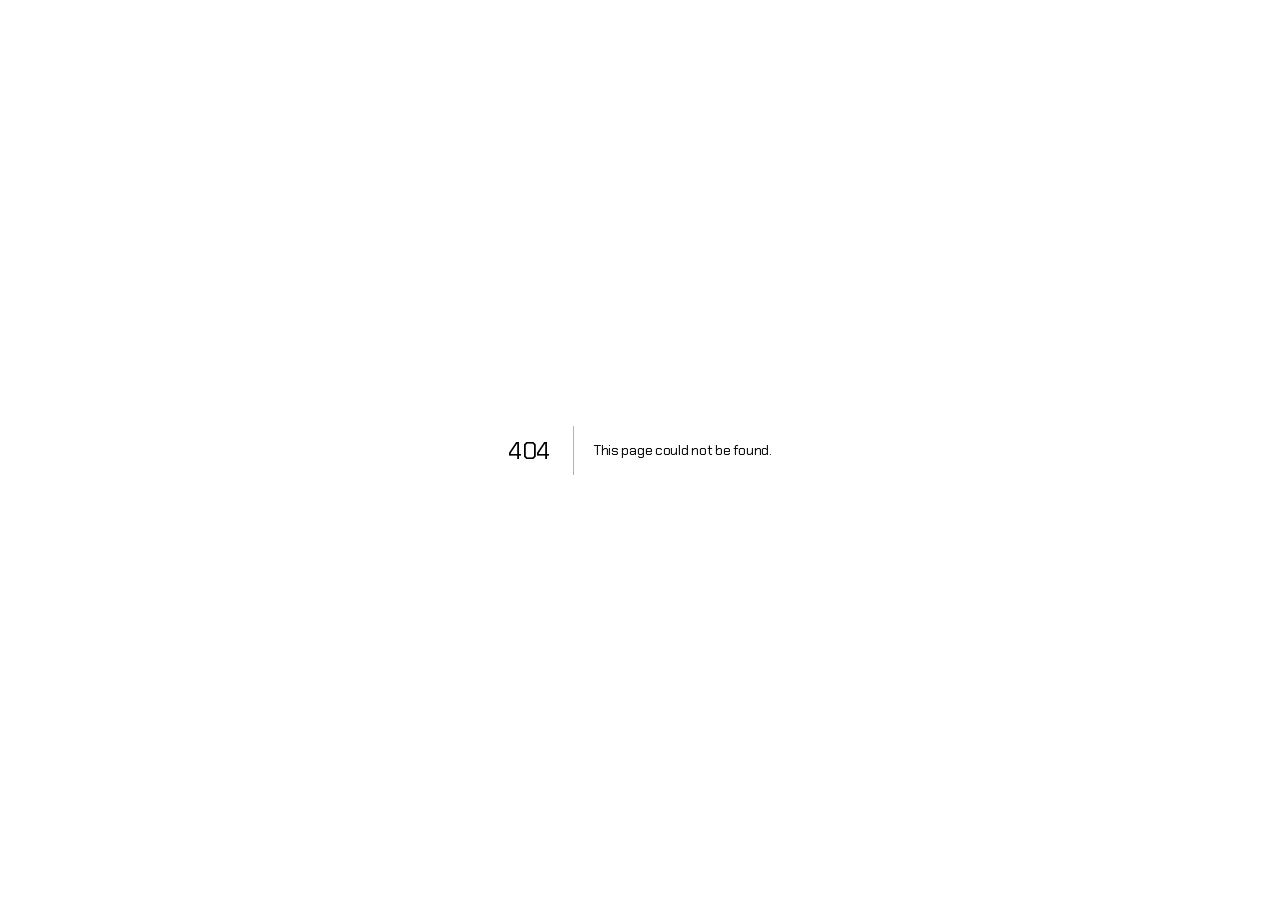
<file: 404/index.html>
<!DOCTYPE html><!--ZEa99Zo0xqskiky75y0Zg--><html lang="pt-PT" class="__variable_171de1 __variable_220eb1 __variable_dd6ea7"><head><meta charSet="utf-8"/><meta name="viewport" content="width=device-width, initial-scale=1"/><link rel="preload" href="/_next/static/media/29e4af7482351bce-s.p.woff2" as="font" crossorigin="" type="font/woff2"/><link rel="preload" href="/_next/static/media/680d078f20ab2e33-s.p.woff2" as="font" crossorigin="" type="font/woff2"/><link rel="preload" href="/_next/static/media/84f090e3b62fb9e3-s.p.woff2" as="font" crossorigin="" type="font/woff2"/><link rel="preload" href="/_next/static/media/939c4f875ee75fbb-s.p.woff2" as="font" crossorigin="" type="font/woff2"/><link rel="preload" href="/_next/static/media/a22b1dc24103c00d-s.p.woff2" as="font" crossorigin="" type="font/woff2"/><link rel="preload" href="/_next/static/media/bb3ef058b751a6ad-s.p.woff2" as="font" crossorigin="" type="font/woff2"/><link rel="preload" href="/_next/static/media/e6fd32ec5acdd27d-s.p.woff2" as="font" crossorigin="" type="font/woff2"/><link rel="preload" href="/_next/static/media/f6d84cc3be9d6158-s.p.woff2" as="font" crossorigin="" type="font/woff2"/><link rel="stylesheet" href="/_next/static/css/a8b8a03b88cb8173.css" data-precedence="next"/><link rel="stylesheet" href="/_next/static/css/37802e354042ec99.css" data-precedence="next"/><link rel="preload" as="script" fetchPriority="low" href="/_next/static/chunks/webpack-ab0f5635f34af2ac.js"/><script src="/_next/static/chunks/4bd1b696-c023c6e3521b1417.js" async=""></script><script src="/_next/static/chunks/255-9d0d2ba8fe9ae3d9.js" async=""></script><script src="/_next/static/chunks/main-app-77570149ba41b1ed.js" async=""></script><meta name="robots" content="noindex"/><meta name="next-size-adjust" content=""/><title>404: This page could not be found.</title><title>UpMax Pro · Tecnologia, IA e Sistemas para Empresas</title><meta name="description" content="Empresa de tecnologia sediada na UPTEC, Porto: inteligência artificial, software à medida, automação, CRM, dados e marketing de performance. €15M+ geridos em anúncios, projetos em 16 países."/><meta name="keywords" content="automação,inteligência artificial,CRM,tráfego pago,sites,Porto,marketing digital"/><link rel="canonical" href="https://upmaxpro.pt/"/><meta property="og:title" content="UpMax Pro · Tecnologia, IA e Sistemas para Empresas"/><meta property="og:description" content="IA, software à medida, automação, CRM e dados, do Porto para 16 países. Sediada na UPTEC."/><meta property="og:url" content="https://upmaxpro.pt/"/><meta property="og:locale" content="pt_PT"/><meta property="og:image" content="https://upmaxpro.pt/og-image.png"/><meta property="og:image:width" content="1200"/><meta property="og:image:height" content="630"/><meta property="og:image:alt" content="UpMax Pro"/><meta property="og:type" content="website"/><meta name="twitter:card" content="summary_large_image"/><meta name="twitter:title" content="UpMax Pro · Tecnologia, IA e Sistemas para Empresas"/><meta name="twitter:description" content="IA, software à medida, automação, CRM e dados, do Porto para 16 países. Sediada na UPTEC."/><meta name="twitter:image" content="https://upmaxpro.pt/og-image.png"/><meta name="twitter:image:width" content="1200"/><meta name="twitter:image:height" content="630"/><meta name="twitter:image:alt" content="UpMax Pro"/><link rel="icon" href="/favicon.png"/><script src="/_next/static/chunks/polyfills-42372ed130431b0a.js" noModule=""></script></head><body><div hidden=""><!--$--><!--/$--></div><script type="application/ld+json">{"@context":"https://schema.org","@type":"ProfessionalService","name":"UpMax Pro","url":"https://upmaxpro.pt","email":"thiago@upmaxpro.pt","telephone":"+351929033892","description":"Empresa de tecnologia: inteligência artificial, software à medida, automação, CRM, dados e marketing de performance para empresas em 16 países.","address":{"@type":"PostalAddress","addressLocality":"Porto","addressCountry":"PT","streetAddress":"UPTEC, Universidade do Porto"},"sameAs":["https://www.instagram.com/upmaxpro/"],"areaServed":["PT","BR"]}</script><div style="font-family:system-ui,&quot;Segoe UI&quot;,Roboto,Helvetica,Arial,sans-serif,&quot;Apple Color Emoji&quot;,&quot;Segoe UI Emoji&quot;;height:100vh;text-align:center;display:flex;flex-direction:column;align-items:center;justify-content:center"><div><style>body{color:#000;background:#fff;margin:0}.next-error-h1{border-right:1px solid rgba(0,0,0,.3)}@media (prefers-color-scheme:dark){body{color:#fff;background:#000}.next-error-h1{border-right:1px solid rgba(255,255,255,.3)}}</style><h1 class="next-error-h1" style="display:inline-block;margin:0 20px 0 0;padding:0 23px 0 0;font-size:24px;font-weight:500;vertical-align:top;line-height:49px">404</h1><div style="display:inline-block"><h2 style="font-size:14px;font-weight:400;line-height:49px;margin:0">This page could not be found.</h2></div></div></div><!--$--><!--/$--><script src="/_next/static/chunks/webpack-ab0f5635f34af2ac.js" id="_R_" async=""></script><script>(self.__next_f=self.__next_f||[]).push([0])</script><script>self.__next_f.push([1,"1:\"$Sreact.fragment\"\n2:I[9766,[],\"\"]\n3:I[8924,[],\"\"]\n4:I[4431,[],\"OutletBoundary\"]\n6:I[5278,[],\"AsyncMetadataOutlet\"]\n8:I[4431,[],\"ViewportBoundary\"]\na:I[4431,[],\"MetadataBoundary\"]\nb:\"$Sreact.suspense\"\nd:I[7150,[],\"\"]\n:HL[\"/_next/static/media/29e4af7482351bce-s.p.woff2\",\"font\",{\"crossOrigin\":\"\",\"type\":\"font/woff2\"}]\n:HL[\"/_next/static/media/680d078f20ab2e33-s.p.woff2\",\"font\",{\"crossOrigin\":\"\",\"type\":\"font/woff2\"}]\n:HL[\"/_next/static/media/84f090e3b62fb9e3-s.p.woff2\",\"font\",{\"crossOrigin\":\"\",\"type\":\"font/woff2\"}]\n:HL[\"/_next/static/media/939c4f875ee75fbb-s.p.woff2\",\"font\",{\"crossOrigin\":\"\",\"type\":\"font/woff2\"}]\n:HL[\"/_next/static/media/a22b1dc24103c00d-s.p.woff2\",\"font\",{\"crossOrigin\":\"\",\"type\":\"font/woff2\"}]\n:HL[\"/_next/static/media/bb3ef058b751a6ad-s.p.woff2\",\"font\",{\"crossOrigin\":\"\",\"type\":\"font/woff2\"}]\n:HL[\"/_next/static/media/e6fd32ec5acdd27d-s.p.woff2\",\"font\",{\"crossOrigin\":\"\",\"type\":\"font/woff2\"}]\n:HL[\"/_next/static/media/f6d84cc3be9d6158-s.p.woff2\",\"font\",{\"crossOrigin\":\"\",\"type\":\"font/woff2\"}]\n:HL[\"/_next/static/css/a8b8a03b88cb8173.css\",\"style\"]\n:HL[\"/_next/static/css/37802e354042ec99.css\",\"style\"]\n"])</script><script>self.__next_f.push([1,"0:{\"P\":null,\"b\":\"ZEa99Zo0xqskiky75y0Zg\",\"p\":\"\",\"c\":[\"\",\"_not-found\",\"\"],\"i\":false,\"f\":[[[\"\",{\"children\":[\"/_not-found\",{\"children\":[\"__PAGE__\",{}]}]},\"$undefined\",\"$undefined\",true],[\"\",[\"$\",\"$1\",\"c\",{\"children\":[[[\"$\",\"link\",\"0\",{\"rel\":\"stylesheet\",\"href\":\"/_next/static/css/a8b8a03b88cb8173.css\",\"precedence\":\"next\",\"crossOrigin\":\"$undefined\",\"nonce\":\"$undefined\"}],[\"$\",\"link\",\"1\",{\"rel\":\"stylesheet\",\"href\":\"/_next/static/css/37802e354042ec99.css\",\"precedence\":\"next\",\"crossOrigin\":\"$undefined\",\"nonce\":\"$undefined\"}]],[\"$\",\"html\",null,{\"lang\":\"pt-PT\",\"className\":\"__variable_171de1 __variable_220eb1 __variable_dd6ea7\",\"children\":[\"$\",\"body\",null,{\"children\":[[\"$\",\"script\",null,{\"type\":\"application/ld+json\",\"dangerouslySetInnerHTML\":{\"__html\":\"{\\\"@context\\\":\\\"https://schema.org\\\",\\\"@type\\\":\\\"ProfessionalService\\\",\\\"name\\\":\\\"UpMax Pro\\\",\\\"url\\\":\\\"https://upmaxpro.pt\\\",\\\"email\\\":\\\"thiago@upmaxpro.pt\\\",\\\"telephone\\\":\\\"+351929033892\\\",\\\"description\\\":\\\"Empresa de tecnologia: inteligência artificial, software à medida, automação, CRM, dados e marketing de performance para empresas em 16 países.\\\",\\\"address\\\":{\\\"@type\\\":\\\"PostalAddress\\\",\\\"addressLocality\\\":\\\"Porto\\\",\\\"addressCountry\\\":\\\"PT\\\",\\\"streetAddress\\\":\\\"UPTEC, Universidade do Porto\\\"},\\\"sameAs\\\":[\\\"https://www.instagram.com/upmaxpro/\\\"],\\\"areaServed\\\":[\\\"PT\\\",\\\"BR\\\"]}\"}}],[\"$\",\"$L2\",null,{\"parallelRouterKey\":\"children\",\"error\":\"$undefined\",\"errorStyles\":\"$undefined\",\"errorScripts\":\"$undefined\",\"template\":[\"$\",\"$L3\",null,{}],\"templateStyles\":\"$undefined\",\"templateScripts\":\"$undefined\",\"notFound\":\"$undefined\",\"forbidden\":\"$undefined\",\"unauthorized\":\"$undefined\"}]]}]}]]}],{\"children\":[\"/_not-found\",[\"$\",\"$1\",\"c\",{\"children\":[null,[\"$\",\"$L2\",null,{\"parallelRouterKey\":\"children\",\"error\":\"$undefined\",\"errorStyles\":\"$undefined\",\"errorScripts\":\"$undefined\",\"template\":[\"$\",\"$L3\",null,{}],\"templateStyles\":\"$undefined\",\"templateScripts\":\"$undefined\",\"notFound\":\"$undefined\",\"forbidden\":\"$undefined\",\"unauthorized\":\"$undefined\"}]]}],{\"children\":[\"__PAGE__\",[\"$\",\"$1\",\"c\",{\"children\":[[[\"$\",\"title\",null,{\"children\":\"404: This page could not be found.\"}],[\"$\",\"div\",null,{\"style\":{\"fontFamily\":\"system-ui,\\\"Segoe UI\\\",Roboto,Helvetica,Arial,sans-serif,\\\"Apple Color Emoji\\\",\\\"Segoe UI Emoji\\\"\",\"height\":\"100vh\",\"textAlign\":\"center\",\"display\":\"flex\",\"flexDirection\":\"column\",\"alignItems\":\"center\",\"justifyContent\":\"center\"},\"children\":[\"$\",\"div\",null,{\"children\":[[\"$\",\"style\",null,{\"dangerouslySetInnerHTML\":{\"__html\":\"body{color:#000;background:#fff;margin:0}.next-error-h1{border-right:1px solid rgba(0,0,0,.3)}@media (prefers-color-scheme:dark){body{color:#fff;background:#000}.next-error-h1{border-right:1px solid rgba(255,255,255,.3)}}\"}}],[\"$\",\"h1\",null,{\"className\":\"next-error-h1\",\"style\":{\"display\":\"inline-block\",\"margin\":\"0 20px 0 0\",\"padding\":\"0 23px 0 0\",\"fontSize\":24,\"fontWeight\":500,\"verticalAlign\":\"top\",\"lineHeight\":\"49px\"},\"children\":404}],[\"$\",\"div\",null,{\"style\":{\"display\":\"inline-block\"},\"children\":[\"$\",\"h2\",null,{\"style\":{\"fontSize\":14,\"fontWeight\":400,\"lineHeight\":\"49px\",\"margin\":0},\"children\":\"This page could not be found.\"}]}]]}]}]],null,[\"$\",\"$L4\",null,{\"children\":[\"$L5\",[\"$\",\"$L6\",null,{\"promise\":\"$@7\"}]]}]]}],{},null,false]},null,false]},null,false],[\"$\",\"$1\",\"h\",{\"children\":[[\"$\",\"meta\",null,{\"name\":\"robots\",\"content\":\"noindex\"}],[[\"$\",\"$L8\",null,{\"children\":\"$L9\"}],[\"$\",\"meta\",null,{\"name\":\"next-size-adjust\",\"content\":\"\"}]],[\"$\",\"$La\",null,{\"children\":[\"$\",\"div\",null,{\"hidden\":true,\"children\":[\"$\",\"$b\",null,{\"fallback\":null,\"children\":\"$Lc\"}]}]}]]}],false]],\"m\":\"$undefined\",\"G\":[\"$d\",[]],\"s\":false,\"S\":true}\n"])</script><script>self.__next_f.push([1,"9:[[\"$\",\"meta\",\"0\",{\"charSet\":\"utf-8\"}],[\"$\",\"meta\",\"1\",{\"name\":\"viewport\",\"content\":\"width=device-width, initial-scale=1\"}]]\n5:null\n"])</script><script>self.__next_f.push([1,"e:I[622,[],\"IconMark\"]\n"])</script><script>self.__next_f.push([1,"7:{\"metadata\":[[\"$\",\"title\",\"0\",{\"children\":\"UpMax Pro · Tecnologia, IA e Sistemas para Empresas\"}],[\"$\",\"meta\",\"1\",{\"name\":\"description\",\"content\":\"Empresa de tecnologia sediada na UPTEC, Porto: inteligência artificial, software à medida, automação, CRM, dados e marketing de performance. €15M+ geridos em anúncios, projetos em 16 países.\"}],[\"$\",\"meta\",\"2\",{\"name\":\"keywords\",\"content\":\"automação,inteligência artificial,CRM,tráfego pago,sites,Porto,marketing digital\"}],[\"$\",\"link\",\"3\",{\"rel\":\"canonical\",\"href\":\"https://upmaxpro.pt/\"}],[\"$\",\"meta\",\"4\",{\"property\":\"og:title\",\"content\":\"UpMax Pro · Tecnologia, IA e Sistemas para Empresas\"}],[\"$\",\"meta\",\"5\",{\"property\":\"og:description\",\"content\":\"IA, software à medida, automação, CRM e dados, do Porto para 16 países. Sediada na UPTEC.\"}],[\"$\",\"meta\",\"6\",{\"property\":\"og:url\",\"content\":\"https://upmaxpro.pt/\"}],[\"$\",\"meta\",\"7\",{\"property\":\"og:locale\",\"content\":\"pt_PT\"}],[\"$\",\"meta\",\"8\",{\"property\":\"og:image\",\"content\":\"https://upmaxpro.pt/og-image.png\"}],[\"$\",\"meta\",\"9\",{\"property\":\"og:image:width\",\"content\":\"1200\"}],[\"$\",\"meta\",\"10\",{\"property\":\"og:image:height\",\"content\":\"630\"}],[\"$\",\"meta\",\"11\",{\"property\":\"og:image:alt\",\"content\":\"UpMax Pro\"}],[\"$\",\"meta\",\"12\",{\"property\":\"og:type\",\"content\":\"website\"}],[\"$\",\"meta\",\"13\",{\"name\":\"twitter:card\",\"content\":\"summary_large_image\"}],[\"$\",\"meta\",\"14\",{\"name\":\"twitter:title\",\"content\":\"UpMax Pro · Tecnologia, IA e Sistemas para Empresas\"}],[\"$\",\"meta\",\"15\",{\"name\":\"twitter:description\",\"content\":\"IA, software à medida, automação, CRM e dados, do Porto para 16 países. Sediada na UPTEC.\"}],[\"$\",\"meta\",\"16\",{\"name\":\"twitter:image\",\"content\":\"https://upmaxpro.pt/og-image.png\"}],[\"$\",\"meta\",\"17\",{\"name\":\"twitter:image:width\",\"content\":\"1200\"}],[\"$\",\"meta\",\"18\",{\"name\":\"twitter:image:height\",\"content\":\"630\"}],[\"$\",\"meta\",\"19\",{\"name\":\"twitter:image:alt\",\"content\":\"UpMax Pro\"}],[\"$\",\"link\",\"20\",{\"rel\":\"icon\",\"href\":\"/favicon.png\"}],[\"$\",\"$Le\",\"21\",{}]],\"error\":null,\"digest\":\"$undefined\"}\n"])</script><script>self.__next_f.push([1,"c:\"$7:metadata\"\n"])</script></body></html>
</file>
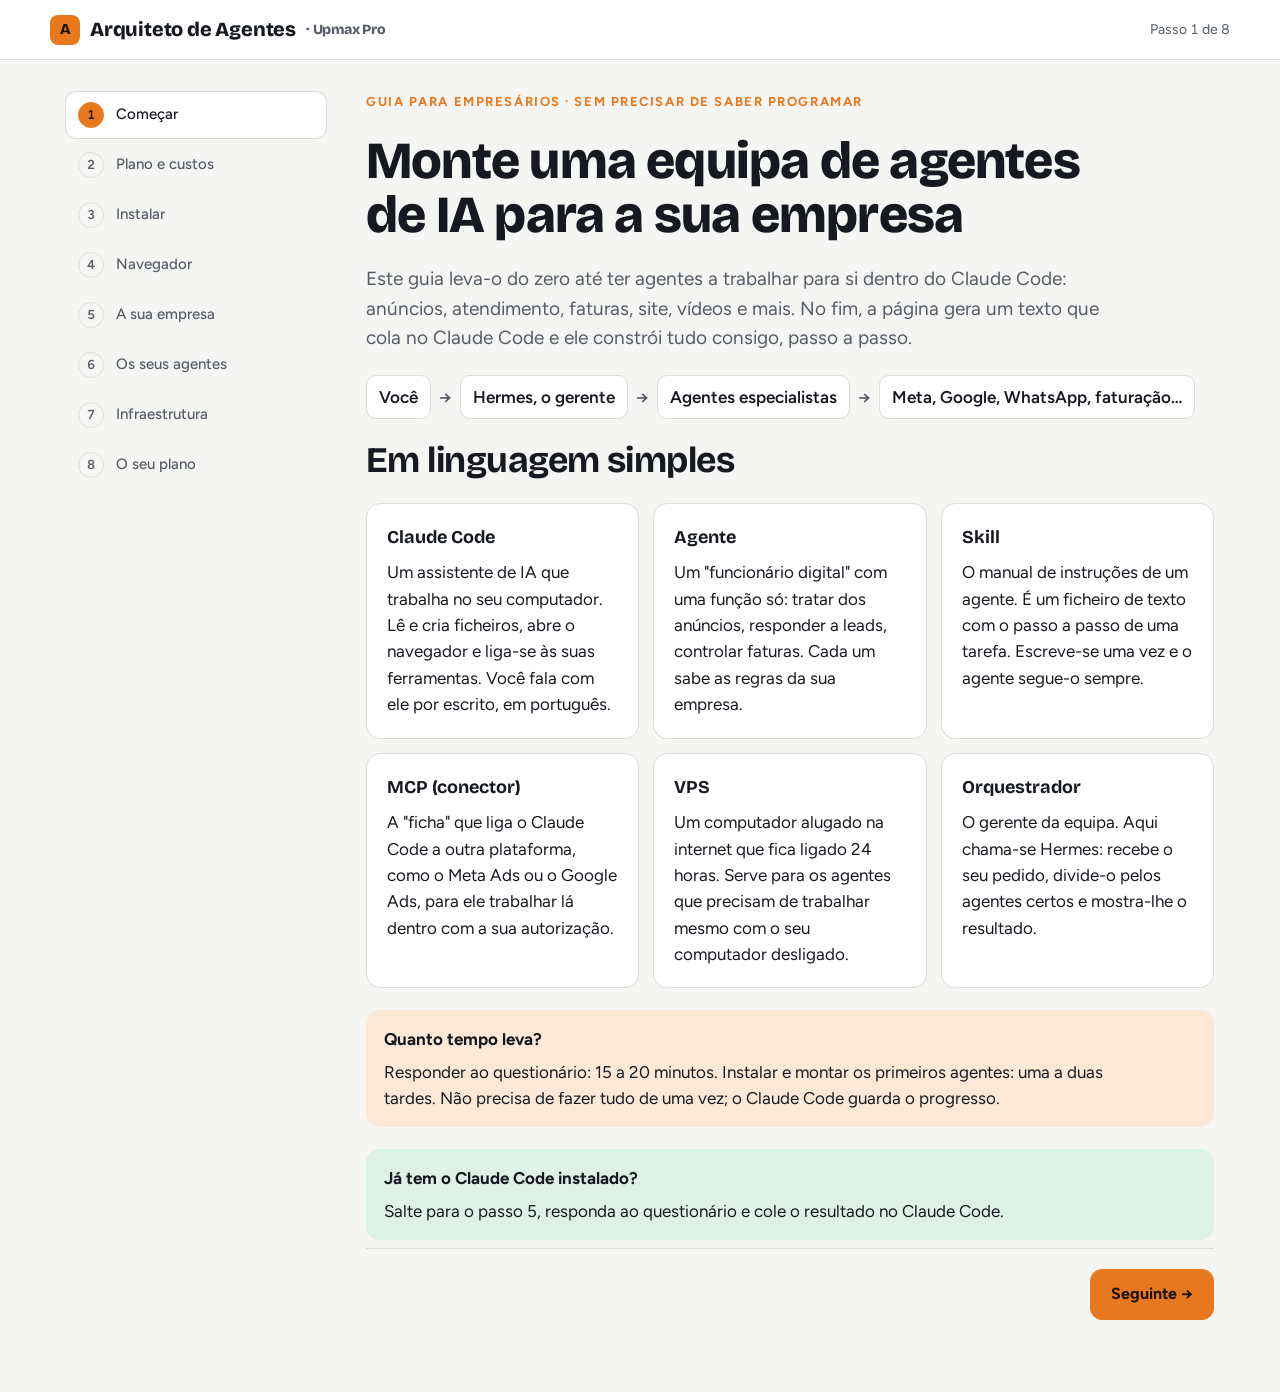
<file: agentes/index.html>
<!doctype html>
<html lang="pt-PT">
<head>
<meta charset="utf-8">
<meta name="viewport" content="width=device-width, initial-scale=1, viewport-fit=cover">
<title>Arquiteto de Agentes</title>
<link rel="preconnect" href="https://fonts.googleapis.com">
<link rel="stylesheet" href="https://fonts.googleapis.com/css2?family=Bricolage+Grotesque:opsz,wght@12..96,500;12..96,700;12..96,800&family=Figtree:wght@400;500;600;700&family=JetBrains+Mono:wght@400;600&display=swap">
<style>
/* Layout: guia em passos — barra lateral com o percurso (topo no telemóvel), um passo de cada vez, prompt final em bloco de código. */
:root {
  --bg: #F5F6F4;
  --surface: #FFFFFF;
  --sunk: #ECEEEA;
  --ink: #16191F;
  --muted: #555C66;
  --line: #DADDD6;
  --accent: #E8781E;
  --accent-ink: #1A1206;
  --accent-soft: #FCE8D6;
  --ok: #1E7F4F;
  --ok-soft: #DDF1E6;
  --warn: #9A5B00;
  --warn-soft: #FBEBCB;
  --code-bg: #16191F;
  --code-fg: #E9ECE6;
  --f-display: "Bricolage Grotesque", "Avenir Next", "Segoe UI", sans-serif;
  --f-body: "Figtree", "Segoe UI", Roboto, sans-serif;
  --f-mono: "JetBrains Mono", "SFMono-Regular", Consolas, monospace;
  --r: 14px;
}
@media (prefers-color-scheme: dark) {
  :root:not([data-theme="light"]) {
    --bg: #111317; --surface: #1A1D23; --sunk: #22262D; --ink: #EDEFEA; --muted: #A5ACB5; --line: #2F343C;
    --accent: #F28C3A; --accent-ink: #1A1206; --accent-soft: #3A2615; --ok: #5FD093; --ok-soft: #173326;
    --warn: #F0B65A; --warn-soft: #3A2B12; --code-bg: #0B0D10; --code-fg: #E9ECE6; color-scheme: dark;
  }
}
:root[data-theme="dark"] {
  --bg: #111317; --surface: #1A1D23; --sunk: #22262D; --ink: #EDEFEA; --muted: #A5ACB5; --line: #2F343C;
  --accent: #F28C3A; --accent-ink: #1A1206; --accent-soft: #3A2615; --ok: #5FD093; --ok-soft: #173326;
  --warn: #F0B65A; --warn-soft: #3A2B12; --code-bg: #0B0D10; --code-fg: #E9ECE6; color-scheme: dark;
}
* { box-sizing: border-box; }
[hidden] { display: none !important; }
body { margin: 0; background: var(--bg); color: var(--ink); font-family: var(--f-body); font-size: 17px; line-height: 1.55; }
a { color: var(--ink); text-decoration-color: var(--accent); text-underline-offset: 3px; text-decoration-thickness: 2px; }
a:hover { color: var(--accent); }
:focus-visible { outline: 3px solid var(--accent); outline-offset: 2px; border-radius: 6px; }

.top { border-bottom: 1px solid var(--line); background: var(--surface); padding-left: max(16px, env(safe-area-inset-left, 0px)); padding-right: max(16px, env(safe-area-inset-right, 0px)); padding-block: 14px; }
.top-in { max-width: 1180px; margin: 0 auto; display: flex; align-items: center; justify-content: space-between; gap: 16px; flex-wrap: wrap; }
.brand { font-family: var(--f-display); font-weight: 800; font-size: 20px; letter-spacing: -0.01em; display: flex; align-items: center; gap: 10px; }
.brand-mark { width: 30px; height: 30px; border-radius: 8px; background: var(--accent); display: grid; place-items: center; color: var(--accent-ink); font-size: 15px; font-weight: 800; }
.by { font-size: 14px; color: var(--muted); }
.progress { font-size: 14px; color: var(--muted); font-variant-numeric: tabular-nums; }

.wrap { max-width: 1180px; margin: 0 auto; padding-left: max(16px, env(safe-area-inset-left, 0px)); padding-right: max(16px, env(safe-area-inset-right, 0px)); padding-block: 32px 72px; display: grid; grid-template-columns: 260px minmax(0, 1fr); gap: 40px; }
@media (max-width: 860px) { .wrap { grid-template-columns: minmax(0, 1fr); gap: 20px; padding-block: 20px 56px; } }

nav.steps { position: sticky; top: calc(env(safe-area-inset-top, 0px) + 20px); align-self: start; display: flex; flex-direction: column; gap: 4px; }
nav.steps button { all: unset; cursor: pointer; display: flex; gap: 12px; align-items: center; padding: 10px 12px; border-radius: 10px; color: var(--muted); font-weight: 500; font-size: 15px; }
nav.steps button .n { width: 26px; height: 26px; flex: none; border-radius: 50%; border: 1.5px solid var(--line); display: grid; place-items: center; font-size: 13px; font-variant-numeric: tabular-nums; font-weight: 600; }
nav.steps button:hover { background: var(--sunk); color: var(--ink); }
nav.steps button[aria-current="step"] { background: var(--surface); color: var(--ink); box-shadow: 0 0 0 1px var(--line); }
nav.steps button[aria-current="step"] .n { background: var(--accent); border-color: var(--accent); color: var(--accent-ink); }
nav.steps button.done .n { background: var(--ok-soft); border-color: var(--ok); color: var(--ok); }
@media (max-width: 860px) {
  nav.steps { position: static; flex-direction: row; overflow-x: auto; gap: 6px; padding-bottom: 4px; }
  nav.steps button { white-space: nowrap; padding: 8px 10px; }
  nav.steps button .lbl { display: none; }
  nav.steps button[aria-current="step"] .lbl { display: inline; }
}

main { min-width: 0; }
.panel { display: flex; flex-direction: column; gap: 22px; }
.eyebrow { font-size: 13px; letter-spacing: 0.12em; text-transform: uppercase; color: var(--accent); font-weight: 700; }
h1, h2, h3 { font-family: var(--f-display); letter-spacing: -0.015em; text-wrap: balance; margin: 0; }
h1 { font-size: clamp(32px, 5vw, 52px); line-height: 1.04; font-weight: 800; }
h2 { font-size: clamp(26px, 3.4vw, 36px); line-height: 1.1; font-weight: 700; }
h3 { font-size: 20px; line-height: 1.25; font-weight: 700; }
p { margin: 0; max-width: 68ch; }
.lead { font-size: 19px; color: var(--muted); max-width: 62ch; }
.muted { color: var(--muted); }
small, .small { font-size: 14px; color: var(--muted); }

.grid { display: grid; gap: 14px; grid-template-columns: repeat(auto-fit, minmax(230px, 1fr)); }
.card { background: var(--surface); border: 1px solid var(--line); border-radius: var(--r); padding: 20px; display: flex; flex-direction: column; gap: 8px; min-width: 0; }
.card .k { font-family: var(--f-display); font-weight: 700; font-size: 18px; }
.callout { border-radius: var(--r); padding: 16px 18px; background: var(--accent-soft); display: flex; flex-direction: column; gap: 6px; }
.callout.ok { background: var(--ok-soft); }
.callout.warn { background: var(--warn-soft); }
.callout b { font-weight: 700; }

ol.howto { counter-reset: s; list-style: none; margin: 0; padding: 0; display: flex; flex-direction: column; gap: 14px; }
ol.howto > li { counter-increment: s; position: relative; padding-left: 46px; min-width: 0; }
ol.howto > li::before { content: counter(s); position: absolute; left: 0; top: -1px; width: 30px; height: 30px; border-radius: 50%; background: var(--sunk); color: var(--ink); display: grid; place-items: center; font-weight: 700; font-size: 14px; font-variant-numeric: tabular-nums; }
ol.howto > li b { font-weight: 700; }
ol.howto > li p + p, ol.howto > li .code { margin-top: 8px; }

.tabs { display: flex; gap: 6px; flex-wrap: wrap; }
.tab { all: unset; cursor: pointer; padding: 8px 14px; border-radius: 999px; border: 1px solid var(--line); font-size: 15px; font-weight: 600; color: var(--muted); }
.tab[aria-selected="true"] { background: var(--ink); color: var(--bg); border-color: var(--ink); }

.code { position: relative; background: var(--code-bg); color: var(--code-fg); border-radius: 12px; font-family: var(--f-mono); font-size: 14px; line-height: 1.55; min-width: 0; }
.code pre { margin: 0; padding: 16px 16px; padding-right: 92px; overflow-x: auto; white-space: pre; }
.code.wrap pre { white-space: pre-wrap; word-break: break-word; max-height: 520px; overflow-y: auto; }
.copy { position: absolute; top: 10px; right: 10px; font-family: var(--f-body); font-size: 13px; font-weight: 600; border: 0; border-radius: 8px; padding: 6px 12px; background: var(--accent); color: var(--accent-ink); cursor: pointer; }
.copy.done { background: var(--ok); color: #FFFFFF; }

table.plans { width: 100%; border-collapse: collapse; font-size: 15px; font-variant-numeric: tabular-nums; }
table.plans th, table.plans td { text-align: left; padding: 10px 12px; border-bottom: 1px solid var(--line); vertical-align: top; }
table.plans th { font-size: 13px; text-transform: uppercase; letter-spacing: 0.08em; color: var(--muted); font-weight: 700; }
table.plans tr.rec td { background: var(--accent-soft); }
.scroll { overflow-x: auto; background: var(--surface); border: 1px solid var(--line); border-radius: var(--r); }

form { display: flex; flex-direction: column; gap: 26px; }
fieldset { border: 0; padding: 0; margin: 0; display: flex; flex-direction: column; gap: 16px; min-width: 0; }
legend { font-family: var(--f-display); font-weight: 700; font-size: 22px; margin-bottom: 4px; padding: 0; }
.f { display: flex; flex-direction: column; gap: 6px; min-width: 0; }
.f > label, .q { font-weight: 600; font-size: 16px; }
.hint { font-size: 14px; color: var(--muted); }
input[type="text"], input[type="number"], select, textarea { font: inherit; font-size: 16px; color: var(--ink); background: var(--surface); border: 1.5px solid var(--line); border-radius: 10px; padding: 11px 12px; width: 100%; min-width: 0; }
textarea { min-height: 88px; resize: vertical; }
input:focus, select:focus, textarea:focus { border-color: var(--accent); outline: none; box-shadow: 0 0 0 3px var(--accent-soft); }
.two { display: grid; gap: 16px; grid-template-columns: repeat(auto-fit, minmax(240px, 1fr)); }
.chips { display: flex; flex-wrap: wrap; gap: 8px; }
.chip { position: relative; }
.chip input { position: absolute; opacity: 0; inset: 0; cursor: pointer; }
.chip span { display: inline-block; padding: 8px 14px; border: 1.5px solid var(--line); border-radius: 999px; font-size: 15px; background: var(--surface); }
.chip input:checked + span { background: var(--ink); color: var(--bg); border-color: var(--ink); }
.chip input:focus-visible + span { outline: 3px solid var(--accent); outline-offset: 2px; }

.agents { display: grid; gap: 12px; grid-template-columns: repeat(auto-fit, minmax(260px, 1fr)); }
.agent { background: var(--surface); border: 1.5px solid var(--line); border-radius: var(--r); padding: 16px; display: flex; gap: 12px; align-items: flex-start; cursor: pointer; }
.agent input { margin-top: 4px; width: 20px; height: 20px; accent-color: var(--accent); flex: none; }
.agent .t { font-weight: 700; }
.agent .d { font-size: 14px; color: var(--muted); }
.agent:has(input:checked) { border-color: var(--accent); box-shadow: 0 0 0 3px var(--accent-soft); }
.agent.locked { cursor: default; }
.sub { background: var(--surface); border: 1px solid var(--line); border-radius: var(--r); padding: 20px; display: flex; flex-direction: column; gap: 16px; }
.sub h3 { display: flex; align-items: center; gap: 10px; }
.tag { font-family: var(--f-body); font-size: 12px; font-weight: 700; letter-spacing: 0.06em; text-transform: uppercase; padding: 3px 8px; border-radius: 6px; background: var(--sunk); color: var(--muted); }

.nav-btns { display: flex; justify-content: space-between; gap: 12px; flex-wrap: wrap; padding-top: 8px; border-top: 1px solid var(--line); margin-top: 8px; padding-block: 20px 0; }
.btn { font: inherit; font-weight: 700; font-size: 16px; border-radius: 12px; padding: 12px 20px; border: 1.5px solid var(--line); background: var(--surface); color: var(--ink); cursor: pointer; }
.btn.primary { background: var(--accent); border-color: var(--accent); color: var(--accent-ink); }
.btn:hover { filter: brightness(0.97); }

.summary { display: grid; gap: 12px; grid-template-columns: repeat(auto-fit, minmax(200px, 1fr)); }
.summary .card .v { font-family: var(--f-display); font-size: 24px; font-weight: 800; line-height: 1.15; }
.list { margin: 0; padding-left: 20px; display: flex; flex-direction: column; gap: 6px; }
.flow { display: flex; flex-wrap: wrap; align-items: center; gap: 8px; font-weight: 600; }
.flow span { background: var(--surface); border: 1px solid var(--line); border-radius: 10px; padding: 8px 12px; }
.flow i { font-style: normal; color: var(--muted); }
@media (prefers-reduced-motion: no-preference) { .panel { animation: in .25s ease-out; } @keyframes in { from { transform: translateY(6px); } to { transform: none; } } }
</style>
</head>
<body>


<header class="top">
  <div class="top-in">
    <div class="brand"><span class="brand-mark" aria-hidden="true">A</span>Arquiteto de Agentes <span class="by">· Upmax Pro</span></div>
    <div class="progress" id="progress">Passo 1 de 8</div>
  </div>
</header>

<div class="wrap">
  <nav class="steps" id="steps" aria-label="Passos do guia"></nav>
  <main id="main">

  <!-- 1 -->
  <section class="panel" data-step="1" data-label="Começar">
    <div class="eyebrow">Guia para empresários · sem precisar de saber programar</div>
    <h1>Monte uma equipa de agentes de IA para a sua empresa</h1>
    <p class="lead">Este guia leva-o do zero até ter agentes a trabalhar para si dentro do Claude Code: anúncios, atendimento, faturas, site, vídeos e mais. No fim, a página gera um texto que cola no Claude Code e ele constrói tudo consigo, passo a passo.</p>
    <div class="flow" aria-label="Como funciona">
      <span>Você</span><i>→</i><span>Hermes, o gerente</span><i>→</i><span>Agentes especialistas</span><i>→</i><span>Meta, Google, WhatsApp, faturação…</span>
    </div>
    <h2>Em linguagem simples</h2>
    <div class="grid">
      <div class="card"><div class="k">Claude Code</div><p>Um assistente de IA que trabalha no seu computador. Lê e cria ficheiros, abre o navegador e liga-se às suas ferramentas. Você fala com ele por escrito, em português.</p></div>
      <div class="card"><div class="k">Agente</div><p>Um "funcionário digital" com uma função só: tratar dos anúncios, responder a leads, controlar faturas. Cada um sabe as regras da sua empresa.</p></div>
      <div class="card"><div class="k">Skill</div><p>O manual de instruções de um agente. É um ficheiro de texto com o passo a passo de uma tarefa. Escreve-se uma vez e o agente segue-o sempre.</p></div>
      <div class="card"><div class="k">MCP (conector)</div><p>A "ficha" que liga o Claude Code a outra plataforma, como o Meta Ads ou o Google Ads, para ele trabalhar lá dentro com a sua autorização.</p></div>
      <div class="card"><div class="k">VPS</div><p>Um computador alugado na internet que fica ligado 24 horas. Serve para os agentes que precisam de trabalhar mesmo com o seu computador desligado.</p></div>
      <div class="card"><div class="k">Orquestrador</div><p>O gerente da equipa. Aqui chama-se Hermes: recebe o seu pedido, divide-o pelos agentes certos e mostra-lhe o resultado.</p></div>
    </div>
    <div class="callout"><b>Quanto tempo leva?</b><p>Responder ao questionário: 15 a 20 minutos. Instalar e montar os primeiros agentes: uma a duas tardes. Não precisa de fazer tudo de uma vez; o Claude Code guarda o progresso.</p></div>
    <div class="callout ok"><b>Já tem o Claude Code instalado?</b><p>Salte para o passo 5, responda ao questionário e cole o resultado no Claude Code.</p></div>
  </section>

  <!-- 2 -->
  <section class="panel" data-step="2" data-label="Plano e custos" hidden>
    <div class="eyebrow">Passo 2</div>
    <h2>Escolher o plano do Claude</h2>
    <p>O Claude Code vem incluído nos planos pagos do Claude. O gratuito não tem Claude Code. Os preços estão em dólares no site oficial; o valor em euros depende do câmbio e do IVA.</p>
    <div class="scroll">
      <table class="plans">
        <thead><tr><th>Plano</th><th>Preço</th><th>Para quem</th></tr></thead>
        <tbody id="plansBody">
          <tr data-plan="pro"><td><b>Pro</b></td><td>20 USD/mês<br><small>ou 17 USD/mês pago ao ano</small></td><td>Começar: 1 ou 2 agentes, uso algumas horas por semana.</td></tr>
          <tr data-plan="max5"><td><b>Max 5x</b></td><td>100 USD/mês</td><td>Uso diário com vários agentes. É o ponto de partida recomendado para uma empresa a sério.</td></tr>
          <tr data-plan="max20"><td><b>Max 20x</b></td><td>200 USD/mês</td><td>Uso intenso todo o dia, muitos agentes e automações em paralelo.</td></tr>
          <tr data-plan="team"><td><b>Team</b></td><td>25 USD por pessoa/mês<br><small>Premium: 125 USD por pessoa/mês</small></td><td>Equipas com várias pessoas a usar, faturação central. Para Claude Code a sério, os lugares Premium.</td></tr>
          <tr data-plan="ent"><td><b>Enterprise</b></td><td>Sob consulta</td><td>Organizações grandes e entidades públicas com requisitos de auditoria e controlo.</td></tr>
        </tbody>
      </table>
    </div>
    <p class="small">Preços de <a href="https://claude.com/pricing" target="_blank" rel="noopener">claude.com/pricing</a>, consultados em outubro de 2026. Confirme sempre antes de comprar.</p>
    <div class="callout" id="planHint"><b>A nossa sugestão para si</b><p>Responda ao questionário no passo 5 e esta caixa mostra o plano indicado para o seu caso. Na dúvida, comece pelo Pro e suba quando bater no limite: a mudança é proporcional ao mês.</p></div>
    <h3>Outros custos possíveis</h3>
    <div class="grid">
      <div class="card"><div class="k">VPS (servidor 24h)</div><p>Só se precisar de agentes sempre ligados (WhatsApp, relatórios automáticos). Referência: Hostinger KVM 2 (2 vCPU, 8 GB RAM), cerca de 10 a 17 USD/mês com contrato anual.</p></div>
      <div class="card"><div class="k">Domínio e alojamento</div><p>Só se ainda não tem site. Em Portugal, a Amen.pt vende domínio .pt e alojamento, com o domínio grátis no 1.º ano em promoção.</p></div>
      <div class="card"><div class="k">Anúncios</div><p>O que investe no Meta ou no Google é pago diretamente às plataformas, com o seu cartão. O agente nunca mexe no cartão.</p></div>
    </div>
  </section>

  <!-- 3 -->
  <section class="panel" data-step="3" data-label="Instalar" hidden>
    <div class="eyebrow">Passo 3</div>
    <h2>Instalar o Claude Code</h2>
    <p>Há duas formas. Se nunca abriu um terminal, use a <b>aplicação de computador</b>. Se já está à vontade, o terminal dá mais controlo.</p>
    <div class="tabs" role="tablist" aria-label="Forma de instalar">
      <button class="tab" role="tab" aria-selected="true" data-tabgroup="inst" data-tab="app" id="tab-app">Aplicação (mais fácil)</button>
      <button class="tab" role="tab" aria-selected="false" data-tabgroup="inst" data-tab="mac" id="tab-mac">Mac, pelo terminal</button>
      <button class="tab" role="tab" aria-selected="false" data-tabgroup="inst" data-tab="win" id="tab-win">Windows, pelo terminal</button>
    </div>
    <div data-tabpanel="inst" data-tab="app">
      <ol class="howto">
        <li><p><b>Crie conta e escolha o plano</b> em <a href="https://claude.ai" target="_blank" rel="noopener">claude.ai</a> (passo 2).</p></li>
        <li><p><b>Descarregue a aplicação Claude</b> em <a href="https://claude.com/download" target="_blank" rel="noopener">claude.com/download</a> e instale como qualquer programa.</p></li>
        <li><p><b>Entre com a sua conta</b> e abra a área <b>Code</b> da aplicação.</p></li>
        <li><p><b>Escolha uma pasta</b> para a empresa, por exemplo <code>Documentos/Empresa-IA</code>. É aí que os agentes vão viver.</p></li>
        <li><p><b>Teste:</b> escreva "Olá, explica-me em 3 linhas o que consegues fazer nesta pasta." Se responder, está pronto.</p></li>
      </ol>
    </div>
    <div data-tabpanel="inst" data-tab="mac" hidden>
      <ol class="howto">
        <li><p><b>Abra o Terminal:</b> carregue em Cmd + Espaço, escreva "Terminal" e Enter.</p></li>
        <li><p><b>Cole este comando e carregue em Enter.</b> Não mostra progresso; espere até voltar a aparecer o cursor.</p>
          <div class="code"><pre>curl -fsSL https://claude.ai/install.sh | bash</pre><button class="copy" type="button">Copiar</button></div></li>
        <li><p><b>Feche e abra outra vez o Terminal</b> e confirme que ficou instalado:</p>
          <div class="code"><pre>claude --version</pre><button class="copy" type="button">Copiar</button></div></li>
        <li><p><b>Crie a pasta da empresa e entre nela:</b></p>
          <div class="code"><pre>mkdir -p ~/Empresa-IA && cd ~/Empresa-IA && claude</pre><button class="copy" type="button">Copiar</button></div></li>
        <li><p><b>Faça login:</b> abre-se o navegador; entre com a conta do plano pago.</p></li>
      </ol>
    </div>
    <div data-tabpanel="inst" data-tab="win" hidden>
      <ol class="howto">
        <li><p><b>Abra o PowerShell:</b> botão Iniciar, escreva "PowerShell" e Enter. Não precisa de ser administrador.</p></li>
        <li><p><b>Cole este comando e carregue em Enter:</b></p>
          <div class="code"><pre>irm https://claude.ai/install.ps1 | iex</pre><button class="copy" type="button">Copiar</button></div></li>
        <li><p><b>Recomendado:</b> instale o <a href="https://git-scm.com/downloads/win" target="_blank" rel="noopener">Git for Windows</a> (opções por defeito).</p></li>
        <li><p><b>Feche e abra outra vez o PowerShell</b> e confirme:</p>
          <div class="code"><pre>claude --version</pre><button class="copy" type="button">Copiar</button></div></li>
        <li><p><b>Crie a pasta da empresa e entre nela:</b></p>
          <div class="code"><pre>mkdir $HOME\Empresa-IA; cd $HOME\Empresa-IA; claude</pre><button class="copy" type="button">Copiar</button></div></li>
        <li><p><b>Faça login</b> no navegador que se abre, com a conta do plano pago.</p></li>
      </ol>
    </div>
    <div class="callout warn"><b>Se algo falhar</b><p>Escreva no terminal <code>claude doctor</code>. Mostra o que está mal e como corrigir. Requisitos: macOS 13 ou mais recente, Windows 10 (1809) ou mais recente, 4 GB de RAM.</p></div>
    <p class="small">Fonte: <a href="https://code.claude.com/docs/en/setup" target="_blank" rel="noopener">documentação oficial do Claude Code</a>.</p>
  </section>

  <!-- 4 -->
  <section class="panel" data-step="4" data-label="Navegador" hidden>
    <div class="eyebrow">Passo 4</div>
    <h2>Ligar o Claude Code ao Chrome</h2>
    <p>Com a extensão, o Claude Code mexe no navegador por si: abre o Gestor de Anúncios, preenche formulários, tira dados de sites. Trabalha num separador visível, por isso vê tudo o que ele faz.</p>
    <ol class="howto">
      <li><p><b>Instale a extensão "Claude"</b> na <a href="https://chromewebstore.google.com/detail/claude/fcoeoabgfenejglbffodgkkbkcdhcgfn" target="_blank" rel="noopener">Chrome Web Store</a> e entre com a mesma conta.</p></li>
      <li><p><b>Abra o Claude Code com o navegador ligado:</b></p>
        <div class="code"><pre>claude --chrome</pre><button class="copy" type="button">Copiar</button></div></li>
      <li><p><b>Na primeira vez</b> aparece uma janela a explicar as permissões. Carregue em Enter.</p></li>
      <li><p><b>Para ficar sempre ligado:</b> dentro do Claude Code escreva <code>/chrome</code> e escolha "Enabled by default".</p></li>
      <li><p><b>Teste:</b> "Abre o site da minha empresa e diz-me se há algum erro na página inicial."</p></li>
    </ol>
    <div class="callout warn"><b>Segurança no navegador</b><p>Crie um perfil do Chrome só para o trabalho com IA, sem banco, finanças ou dados de saúde. O Claude pára nos logins e CAPTCHAs e pede-lhe para os fazer. Nunca lhe dê palavras-passe nem dados de cartão.</p></div>
    <p class="small">Fonte: <a href="https://code.claude.com/docs/en/chrome" target="_blank" rel="noopener">Claude Code com Chrome</a>.</p>
  </section>

  <!-- 5 -->
  <section class="panel" data-step="5" data-label="A sua empresa" hidden>
    <div class="eyebrow">Passo 5 · Questionário</div>
    <h2>Conte-nos sobre a sua empresa</h2>
    <p>Quanto mais detalhe, melhores os agentes. As respostas ficam só neste navegador; nada é enviado para lado nenhum.</p>
    <form id="formEmpresa" autocomplete="off">
      <fieldset>
        <legend>O negócio</legend>
        <div class="two">
          <div class="f"><label for="nome">Nome da empresa</label><input type="text" id="nome" name="nome" placeholder="Ex.: Loja do Lima"></div>
          <div class="f"><label for="local">Onde fica</label><input type="text" id="local" name="local" placeholder="Ex.: Ponte de Lima"></div>
        </div>
        <div class="two">
          <div class="f"><label for="setor">Tipo de negócio</label>
            <select id="setor" name="setor">
              <option value="">Escolha…</option>
              <option>Comércio / retalho (loja física)</option>
              <option>E-commerce / loja online</option>
              <option>Restauração / café</option>
              <option>Personal trainer / ginásio</option>
              <option>Clínica / saúde / estética</option>
              <option>Agência de marketing</option>
              <option>Serviços (contabilidade, advocacia, consultoria)</option>
              <option>Construção / obras / remodelações</option>
              <option>Imobiliária</option>
              <option>Turismo / alojamento local</option>
              <option>Indústria / produção</option>
              <option>Câmara municipal / entidade pública</option>
              <option>Associação / IPSS</option>
              <option>Outro</option>
            </select></div>
          <div class="f"><label for="pessoas">Quantas pessoas trabalham consigo</label>
            <select id="pessoas" name="pessoas">
              <option value="">Escolha…</option><option>Só eu</option><option>2 a 5</option><option>6 a 15</option><option>16 a 50</option><option>Mais de 50</option>
            </select></div>
        </div>
        <div class="f"><label for="oque">O que vende e a quem</label><textarea id="oque" name="oque" placeholder="Ex.: Roupa de senhora, clientes da região entre 30 e 60 anos, a maioria compra na loja."></textarea></div>
        <div class="two">
          <div class="f"><label for="ticket">Valor médio de uma venda</label><input type="text" id="ticket" name="ticket" placeholder="Ex.: 45 €"></div>
          <div class="f"><label for="tecnico">À vontade com tecnologia</label>
            <select id="tecnico" name="tecnico"><option value="">Escolha…</option><option>Nada, sou leigo</option><option>Uso o básico (email, redes)</option><option>Razoável</option><option>Muito</option></select></div>
        </div>
      </fieldset>

      <fieldset>
        <legend>Como chegam os clientes hoje</legend>
        <div class="chips" role="group" aria-label="Canais">
          <label class="chip"><input type="checkbox" name="canais" value="Passa-palavra / recomendação"><span>Passa-palavra</span></label>
          <label class="chip"><input type="checkbox" name="canais" value="Instagram/Facebook orgânico"><span>Redes sociais (orgânico)</span></label>
          <label class="chip"><input type="checkbox" name="canais" value="Meta Ads"><span>Meta Ads</span></label>
          <label class="chip"><input type="checkbox" name="canais" value="Google Ads"><span>Google Ads</span></label>
          <label class="chip"><input type="checkbox" name="canais" value="Google Maps / Perfil da Empresa"><span>Google Maps</span></label>
          <label class="chip"><input type="checkbox" name="canais" value="Site"><span>Site</span></label>
          <label class="chip"><input type="checkbox" name="canais" value="WhatsApp"><span>WhatsApp</span></label>
          <label class="chip"><input type="checkbox" name="canais" value="Loja física / montra"><span>Loja física</span></label>
          <label class="chip"><input type="checkbox" name="canais" value="Marketplaces (OLX, Amazon, etc.)"><span>Marketplaces</span></label>
        </div>
        <div class="f"><label for="ferramentas">Que programas já usa</label><input type="text" id="ferramentas" name="ferramentas" placeholder="Ex.: Moloni para faturar, Excel para stock, WhatsApp Business, Gmail"></div>
        <div class="two">
          <div class="f"><label for="site">Tem site?</label>
            <select id="site" name="site"><option value="">Escolha…</option><option>Sim, e estou contente</option><option>Sim, mas precisa de ser refeito</option><option>Não tenho</option></select></div>
          <div class="f"><label for="dominio">Tem domínio e alojamento?</label>
            <select id="dominio" name="dominio"><option value="">Escolha…</option><option>Sim, os dois</option><option>Só o domínio</option><option>Não tenho nenhum</option><option>Não sei</option></select></div>
        </div>
      </fieldset>

      <fieldset>
        <legend>Onde dói</legend>
        <div class="f"><label for="gargalo">Qual é o maior gargalo da empresa hoje?</label><span class="hint">A tarefa que trava tudo, ou que só uma pessoa sabe fazer.</span><textarea id="gargalo" name="gargalo" placeholder="Ex.: Responder a todos os pedidos de orçamento no WhatsApp; perco clientes por demorar."></textarea></div>
        <div class="f"><label for="dor">Qual é o problema que mais lhe tira o sono?</label><textarea id="dor" name="dor" placeholder="Ex.: Não sei de onde vêm as vendas nem quanto custa cada cliente."></textarea></div>
        <div class="f"><label for="repetitivo">Que tarefas repetitivas faz todas as semanas?</label><textarea id="repetitivo" name="repetitivo" placeholder="Ex.: Lançar faturas, publicar nas redes, responder às mesmas perguntas, fazer relatórios."></textarea></div>
        <div class="two">
          <div class="f"><label for="horas">Horas por semana gastas nessas tarefas</label><input type="number" id="horas" name="horas" min="0" max="200" placeholder="Ex.: 12"></div>
          <div class="f"><label for="objetivo">Objetivo para os próximos 6 meses</label><input type="text" id="objetivo" name="objetivo" placeholder="Ex.: Mais 20 clientes por mês"></div>
        </div>
      </fieldset>
    </form>
  </section>

  <!-- 6 -->
  <section class="panel" data-step="6" data-label="Os seus agentes" hidden>
    <div class="eyebrow">Passo 6 · Questionário</div>
    <h2>Que agentes quer na equipa?</h2>
    <p>Escolha os que fazem sentido. O Hermes (gerente) e o agente de segurança entram sempre. Para cada agente escolhido aparecem perguntas específicas por baixo.</p>
    <form id="formAgentes" autocomplete="off">
      <div class="agents" id="agentList"></div>
      <div id="agentQuestions" style="display:flex;flex-direction:column;gap:16px"></div>
    </form>
  </section>

  <!-- 7 -->
  <section class="panel" data-step="7" data-label="Infraestrutura" hidden>
    <div class="eyebrow">Passo 7</div>
    <h2>Servidor, site e conectores</h2>
    <div id="infraNeeds" class="summary"></div>

    <h3>VPS: o computador sempre ligado</h3>
    <ol class="howto">
      <li><p><b>Compre uma VPS</b> com Ubuntu 24.04. Referência: <a href="https://www.hostinger.com/vps-hosting" target="_blank" rel="noopener">Hostinger KVM 2</a> (2 vCPU, 8 GB RAM, 100 GB). Escolha um centro de dados na Europa.</p></li>
      <li><p><b>Não precisa de configurar à mão.</b> Depois de colar o prompt final, o Claude Code guia-o: cria um utilizador sem privilégios, ativa a firewall, bloqueia tentativas de entrada e instala o Claude Code no servidor.</p></li>
      <li><p><b>Guarde os dados de acesso</b> num gestor de palavras-passe (Bitwarden, 1Password). Nunca os cole numa conversa.</p></li>
    </ol>

    <h3>Site: domínio e alojamento</h3>
    <ol class="howto">
      <li><p><b>Compre o domínio .pt e o alojamento</b> na <a href="https://www.amen.pt" target="_blank" rel="noopener">Amen.pt</a>, ou use a VPS para alojar o site.</p></li>
      <li><p><b>O agente Web cria o site</b> a partir das suas respostas e prepara-o para publicar. Você só aprova o resultado.</p></li>
    </ol>

    <h3>Conector do Meta Ads</h3>
    <ol class="howto">
      <li><p><b>Precisa de:</b> uma conta no Meta Business (Gestor de Negócios) com a conta de anúncios e a Página, e ser administrador.</p></li>
      <li><p><b>Adicione o conector oficial da Meta</b> ao Claude Code:</p>
        <div class="code"><pre>claude mcp add --transport http meta-ads https://mcp.facebook.com/ads</pre><button class="copy" type="button">Copiar</button></div></li>
      <li><p><b>Autorize:</b> dentro do Claude Code escreva <code>/mcp</code>, escolha "meta-ads" e faça login no Facebook. Escolha as contas e o nível de acesso. Comece por <b>só leitura</b>; passe a leitura e escrita quando confiar no fluxo.</p></li>
      <li><p><b>Regra de ouro:</b> tudo o que o agente cria fica <b>em pausa</b>. É você que ativa a campanha.</p></li>
    </ol>
    <div class="callout warn"><b>Ainda em beta</b><p>O conector oficial está a ser disponibilizado aos poucos, conta a conta. Se aparecer "This ad account is not enabled for the Ads MCP", a alternativa oficial é a ferramenta de linha de comandos da Meta (<code>pip install meta-ads-cli</code> e depois <code>meta auth login</code>), que o Claude Code também sabe usar.</p></div>

    <h3>Conector do Google Ads</h3>
    <ol class="howto">
      <li><p><b>O conector oficial da Google só lê dados</b> (relatórios, desempenho). Criar campanhas faz-se pelo navegador com a extensão do passo 4, ou pela API com acesso de escrita.</p></li>
      <li><p><b>Precisa de:</b> um "developer token" (Centro de API numa conta de gestor), um projeto no Google Cloud com a Google Ads API ativa, e credenciais OAuth de aplicação de computador.</p></li>
      <li><p><b>Depois de ter esses dados</b>, o comando é este (substitua os valores):</p>
        <div class="code"><pre>claude mcp add google-ads \
  --env GOOGLE_APPLICATION_CREDENTIALS=/caminho/credenciais.json \
  --env GOOGLE_PROJECT_ID=o-seu-projeto \
  --env GOOGLE_ADS_DEVELOPER_TOKEN=o-seu-token \
  -- pipx run --spec git+https://github.com/googleads/google-ads-mcp.git google-ads-mcp</pre><button class="copy" type="button">Copiar</button></div></li>
      <li><p><b>Não se assuste:</b> o prompt final pede ao Claude Code para o guiar nisto clique a clique, com o navegador.</p></li>
    </ol>
    <p class="small">Fontes: <a href="https://github.com/googleads/google-ads-mcp" target="_blank" rel="noopener">googleads/google-ads-mcp</a>, <a href="https://mcp.directory/blog/meta-ads-cli-mcp" target="_blank" rel="noopener">guia do conector Meta Ads</a>.</p>
  </section>

  <!-- 8 -->
  <section class="panel" data-step="8" data-label="O seu plano" hidden>
    <div class="eyebrow">Passo 8 · Resultado</div>
    <h2 id="resTitle">A arquitetura da sua empresa</h2>
    <div class="summary" id="resSummary"></div>
    <div class="flow" id="resFlow"></div>
    <h3>Como usar o texto abaixo</h3>
    <ol class="howto">
      <li><p><b>Abra o Claude Code</b> na pasta da empresa (passo 3).</p></li>
      <li><p><b>Copie o texto todo</b> com o botão e cole-o no Claude Code. Carregue em Enter.</p></li>
      <li><p><b>Responda às perguntas que ele fizer.</b> Ele monta a equipa agente a agente e pede autorização antes de instalar ou ligar seja o que for.</p></li>
      <li><p><b>No fim, peça ao Hermes:</b> "Hermes, o que fazemos hoje?"</p></li>
    </ol>
    <div class="code wrap"><pre id="prompt"></pre><button class="copy" type="button" id="copyPrompt">Copiar tudo</button></div>
    <p class="small">Dica: guarde este texto. Se um dia quiser recomeçar ou montar a mesma equipa noutro computador, basta colá-lo outra vez.</p>
  </section>

  <div class="nav-btns">
    <button class="btn" type="button" id="prev">← Anterior</button>
    <button class="btn primary" type="button" id="next">Seguinte →</button>
  </div>
  </main>
</div>

<script>
(function () {
  "use strict";
  var KEY = "arquiteto-agentes-v1";

  // ---------- Agentes e perguntas ----------
  var AGENTS = [
    { id: "anuncios", nome: "Anúncios", desc: "Cria, sobe e otimiza campanhas no Meta e Google. Escreve copy e analisa criativos.", q: [
      { id: "plataformas", t: "chips", l: "Em que plataformas quer anunciar?", o: ["Meta (Facebook e Instagram)", "Google Pesquisa", "Google Maps", "YouTube"] },
      { id: "objetivo", t: "select", l: "Objetivo principal", o: ["Receber mensagens no WhatsApp/Messenger", "Formulários de contacto (leads)", "Vendas na loja online", "Visitas à loja física", "Dar a conhecer a marca"] },
      { id: "orcamento", t: "text", l: "Quanto quer investir por dia?", p: "Ex.: 8 a 9 €" },
      { id: "zona", t: "text", l: "Zona a atingir", p: "Ex.: concelho de Ponte de Lima, raio de 15 km" },
      { id: "publico", t: "textarea", l: "Quem é o cliente ideal?", p: "Idade, interesses, o que procura, porque compra a si" },
      { id: "tom", t: "select", l: "Tom dos textos (copy)", o: ["Próximo e simples", "Profissional", "Divertido", "Premium / sofisticado"] },
      { id: "bm", t: "select", l: "Já tem Gestor de Negócios (Meta Business) e conta de anúncios?", o: ["Sim", "Não", "Não sei"] },
      { id: "relatorio", t: "text", l: "Quando quer o relatório diário?", p: "Ex.: todos os dias às 9h30, no email" }
    ]},
    { id: "leads", nome: "Leads e atendimento", desc: "Responde ao primeiro contacto, qualifica e passa o cliente pronto à equipa.", q: [
      { id: "canal", t: "chips", l: "Por onde chegam os contactos?", o: ["WhatsApp", "Messenger/Instagram", "Formulário do site", "Email", "Telefone"] },
      { id: "perguntas", t: "textarea", l: "Que perguntas faria a um cliente novo?", p: "Ex.: que serviço procura, para quando, orçamento, zona" },
      { id: "horario", t: "text", l: "Horário de atendimento humano", p: "Ex.: seg-sex 9h-19h" },
      { id: "passar", t: "text", l: "A quem passa o lead qualificado?", p: "Ex.: ao comercial João, por WhatsApp" },
      { id: "api", t: "select", l: "Quer usar a API oficial do WhatsApp (WhatsApp Business Platform)?", o: ["Sim", "Não sei, explica-me", "Não"] }
    ]},
    { id: "financeiro", nome: "Faturas e financeiro", desc: "Controla faturas, contas a pagar e a receber, alerta prazos e faz o resumo do mês.", q: [
      { id: "software", t: "text", l: "Que programa de faturação usa?", p: "Ex.: Moloni, InvoiceXpress, PHC, Primavera, Excel" },
      { id: "controlar", t: "chips", l: "O que quer controlar?", o: ["Faturas emitidas", "Faturas de fornecedores", "Clientes com pagamentos em atraso", "Despesas", "Margens por produto", "Prazos de IVA e Segurança Social"] },
      { id: "contabilista", t: "select", l: "Envia documentos ao contabilista?", o: ["Sim, todos os meses", "Sim, de vez em quando", "Não tenho contabilista"] },
      { id: "resumo", t: "text", l: "Como quer o resumo financeiro?", p: "Ex.: uma página por semana com faturado, recebido e em atraso" }
    ]},
    { id: "crm", nome: "ERP e CRM", desc: "Cria ou organiza o sistema de clientes, encomendas, stock ou obras.", q: [
      { id: "tipo", t: "select", l: "O que prefere?", o: ["Criar um sistema à medida", "Organizar o que já uso (Excel, Google Sheets)", "Ligar a um programa que já tenho"] },
      { id: "modulos", t: "chips", l: "O que precisa de controlar?", o: ["Clientes e contactos", "Funil de vendas", "Orçamentos", "Encomendas", "Stock", "Obras / projetos", "Agenda e marcações", "Equipa e tarefas"] },
      { id: "quem", t: "text", l: "Quem vai usar o sistema?", p: "Ex.: eu, 2 comerciais e a contabilidade" },
      { id: "onde", t: "select", l: "Onde quer aceder?", o: ["Só no computador", "Computador e telemóvel", "Online, de qualquer lado"] }
    ]},
    { id: "web", nome: "Site e páginas", desc: "Cria o site, landing pages ou loja online a partir das suas respostas.", q: [
      { id: "tipo", t: "chips", l: "O que precisa?", o: ["Site institucional", "Landing page para anúncios", "Loja online (Shopify)", "Página de marcações"] },
      { id: "paginas", t: "text", l: "Que páginas deve ter?", p: "Ex.: Início, Serviços, Sobre, Contactos" },
      { id: "referencias", t: "text", l: "Sites de que gosta (referências)", p: "Cole 2 ou 3 endereços" },
      { id: "marca", t: "select", l: "Tem logótipo e cores definidas?", o: ["Sim", "Só logótipo", "Não, preciso de ajuda"] }
    ]},
    { id: "video", nome: "Editor de vídeo", desc: "Edita os seus vídeos: cortes, legendas, formato vertical, versões para cada rede.", q: [
      { id: "tipos", t: "chips", l: "Que vídeos faz ou quer fazer?", o: ["Reels / TikTok / Shorts", "Anúncios", "Testemunhos de clientes", "Tutoriais", "Bastidores", "Apresentação de produtos"] },
      { id: "estilo", t: "select", l: "Estilo de edição", o: ["Dinâmico, cortes rápidos", "Equilibrado", "Calmo, ritmo lento"] },
      { id: "respiracao", t: "select", l: "Cortar as pausas e respirações?", o: ["Sim, cortar todas", "Só as pausas longas", "Não, manter natural"] },
      { id: "legendas", t: "select", l: "Legendas no ecrã", o: ["Sim, grandes e animadas", "Sim, simples", "Não"] },
      { id: "duracao", t: "text", l: "Duração ideal", p: "Ex.: 30 a 45 segundos" },
      { id: "gravar", t: "select", l: "Tem dificuldade em gravar vídeos?", o: ["Não", "Sim, não sei o que dizer", "Sim, fico nervoso a falar para a câmara", "Sim, falta tempo"] },
      { id: "musica", t: "select", l: "Música de fundo", o: ["Sim, discreta", "Só em alguns", "Não"] }
    ]},
    { id: "conteudo", nome: "Conteúdo e redes", desc: "Planeia e escreve publicações para Instagram, Facebook e LinkedIn.", q: [
      { id: "redes", t: "chips", l: "Em que redes publica?", o: ["Instagram", "Facebook", "LinkedIn", "TikTok", "YouTube", "Google (Perfil da Empresa)"] },
      { id: "freq", t: "select", l: "Com que frequência quer publicar?", o: ["1 vez por semana", "3 vezes por semana", "Todos os dias"] },
      { id: "temas", t: "textarea", l: "Sobre o que quer falar?", p: "Ex.: dicas, novidades, bastidores, promoções" }
    ]},
    { id: "suporte", nome: "Suporte a clientes", desc: "Responde a dúvidas de clientes atuais e encaminha os casos difíceis.", q: [
      { id: "canais", t: "chips", l: "Onde pedem ajuda?", o: ["WhatsApp", "Grupos de WhatsApp", "Email", "Telefone", "Redes sociais"] },
      { id: "faq", t: "textarea", l: "As 5 perguntas que mais lhe fazem", p: "Uma por linha" },
      { id: "escalar", t: "text", l: "Quando deve passar para um humano?", p: "Ex.: reclamações, devoluções, valores acima de 200 €" }
    ]},
    { id: "admin", nome: "Administrativo e equipa", desc: "Emails, documentos, escalas, propostas e tarefas internas.", q: [
      { id: "tarefas", t: "chips", l: "O que quer delegar?", o: ["Responder a emails", "Fazer propostas e orçamentos", "Escalas e horários", "Atas e documentos", "Contratos-tipo", "Candidaturas a apoios"] },
      { id: "notas", t: "textarea", l: "Algo mais sobre a rotina interna?", p: "" }
    ]}
  ];
  var ALWAYS = [
    { nome: "Hermes (gerente)", desc: "Recebe os seus pedidos, divide pelos agentes e mostra o resultado." },
    { nome: "Segurança", desc: "Protege acessos, dados, palavras-passe e o servidor. Entra sempre." }
  ];

  var state = { step: 1, emp: {}, ag: {}, aq: {} };
  try { var saved = JSON.parse(localStorage.getItem(KEY) || "null"); if (saved && typeof saved === "object") { state.emp = saved.emp || {}; state.ag = saved.ag || {}; state.aq = saved.aq || {}; } } catch (e) {}
  function save() { try { localStorage.setItem(KEY, JSON.stringify({ emp: state.emp, ag: state.ag, aq: state.aq })); } catch (e) {} }

  function esc(s) { return String(s == null ? "" : s).replace(/[&<>"]/g, function (c) { return { "&": "&amp;", "<": "&lt;", ">": "&gt;", '"': "&quot;" }[c]; }); }

  // ---------- Navegação ----------
  var panels = Array.prototype.slice.call(document.querySelectorAll("section.panel"));
  var stepsNav = document.getElementById("steps");
  panels.forEach(function (p) {
    var n = p.getAttribute("data-step");
    var b = document.createElement("button");
    b.type = "button"; b.setAttribute("data-go", n);
    b.innerHTML = '<span class="n">' + n + '</span><span class="lbl">' + esc(p.getAttribute("data-label")) + "</span>";
    b.addEventListener("click", function () { go(+n); });
    stepsNav.appendChild(b);
  });
  function go(n) {
    state.step = Math.max(1, Math.min(panels.length, n));
    panels.forEach(function (p) { p.hidden = +p.getAttribute("data-step") !== state.step; });
    Array.prototype.forEach.call(stepsNav.children, function (b) {
      var k = +b.getAttribute("data-go");
      if (k === state.step) b.setAttribute("aria-current", "step"); else b.removeAttribute("aria-current");
      b.classList.toggle("done", k < state.step);
    });
    document.getElementById("progress").textContent = "Passo " + state.step + " de " + panels.length;
    document.getElementById("prev").style.visibility = state.step === 1 ? "hidden" : "visible";
    var nx = document.getElementById("next");
    nx.style.visibility = state.step === panels.length ? "hidden" : "visible";
    nx.textContent = state.step === panels.length - 1 ? "Ver o meu plano →" : "Seguinte →";
    if (state.step >= 7) renderResults();
    try { history.replaceState(null, "", "#passo" + state.step); } catch (e) {}
    var m = document.getElementById("main"); if (m && m.scrollIntoView && window.scrollY > 200) m.scrollIntoView({ block: "start" });
  }
  document.getElementById("prev").addEventListener("click", function () { go(state.step - 1); });
  document.getElementById("next").addEventListener("click", function () { go(state.step + 1); });

  // ---------- Tabs ----------
  document.querySelectorAll(".tab").forEach(function (t) {
    t.addEventListener("click", function () {
      var g = t.getAttribute("data-tabgroup"), k = t.getAttribute("data-tab");
      document.querySelectorAll('.tab[data-tabgroup="' + g + '"]').forEach(function (x) { x.setAttribute("aria-selected", x === t ? "true" : "false"); });
      document.querySelectorAll('[data-tabpanel="' + g + '"]').forEach(function (p) { p.hidden = p.getAttribute("data-tab") !== k; });
    });
  });
  if (/Win/i.test(navigator.platform || "")) { var wt = document.getElementById("tab-win"); }

  // ---------- Copiar ----------
  document.addEventListener("click", function (ev) {
    var b = ev.target.closest && ev.target.closest(".copy"); if (!b) return;
    var pre = b.parentNode.querySelector("pre"); if (!pre) return;
    var txt = pre.textContent;
    var done = function () { var o = b.textContent; b.textContent = "Copiado"; b.classList.add("done"); setTimeout(function () { b.textContent = o; b.classList.remove("done"); }, 1800); };
    var fallback = function () { var r = document.createRange(); r.selectNodeContents(pre); var s = window.getSelection(); s.removeAllRanges(); s.addRange(r); b.textContent = "Selecionado: Ctrl/Cmd+C"; };
    try { if (navigator.clipboard && navigator.clipboard.writeText) { navigator.clipboard.writeText(txt).then(done, fallback); } else { fallback(); } } catch (e) { fallback(); }
  });

  // ---------- Formulário empresa ----------
  var fe = document.getElementById("formEmpresa");
  function fillForm(form, data) {
    Array.prototype.forEach.call(form.elements, function (el) {
      if (!el.name) return;
      var v = data[el.name];
      if (el.type === "checkbox") el.checked = Array.isArray(v) && v.indexOf(el.value) >= 0;
      else if (v != null) el.value = v;
    });
  }
  function readForm(form) {
    var d = {};
    Array.prototype.forEach.call(form.elements, function (el) {
      if (!el.name) return;
      if (el.type === "checkbox") { d[el.name] = d[el.name] || []; if (el.checked) d[el.name].push(el.value); }
      else d[el.name] = el.value.trim();
    });
    return d;
  }
  fillForm(fe, state.emp);
  fe.addEventListener("input", function () { state.emp = readForm(fe); save(); });
  fe.addEventListener("change", function () { state.emp = readForm(fe); save(); });
  fe.addEventListener("submit", function (e) { e.preventDefault(); });

  // ---------- Agentes ----------
  var list = document.getElementById("agentList");
  ALWAYS.forEach(function (a) {
    var el = document.createElement("label"); el.className = "agent locked";
    el.innerHTML = '<input type="checkbox" checked disabled><div><div class="t">' + esc(a.nome) + ' <span class="tag">sempre</span></div><div class="d">' + esc(a.desc) + "</div></div>";
    list.appendChild(el);
  });
  AGENTS.forEach(function (a) {
    var el = document.createElement("label"); el.className = "agent";
    el.innerHTML = '<input type="checkbox" id="ag-' + a.id + '" data-agent="' + a.id + '"><div><div class="t">' + esc(a.nome) + '</div><div class="d">' + esc(a.desc) + "</div></div>";
    list.appendChild(el);
    el.querySelector("input").checked = !!state.ag[a.id];
  });
  var qbox = document.getElementById("agentQuestions");
  function renderQuestions() {
    qbox.innerHTML = "";
    AGENTS.forEach(function (a) {
      if (!state.ag[a.id]) return;
      var ans = state.aq[a.id] || {};
      var box = document.createElement("div"); box.className = "sub";
      var h = '<h3>' + esc(a.nome) + ' <span class="tag">perguntas</span></h3>';
      a.q.forEach(function (q) {
        var fid = "q-" + a.id + "-" + q.id, v = ans[q.id];
        if (q.t === "chips") {
          h += '<div class="f"><span class="q" id="' + fid + '-l">' + esc(q.l) + '</span><div class="chips" role="group" aria-labelledby="' + fid + '-l">';
          q.o.forEach(function (o, i) {
            var on = Array.isArray(v) && v.indexOf(o) >= 0;
            h += '<label class="chip"><input type="checkbox" id="' + fid + '-' + i + '" data-a="' + a.id + '" data-q="' + q.id + '" value="' + esc(o) + '"' + (on ? " checked" : "") + '><span>' + esc(o) + "</span></label>";
          });
          h += "</div></div>";
        } else if (q.t === "select") {
          h += '<div class="f"><label for="' + fid + '">' + esc(q.l) + '</label><select id="' + fid + '" data-a="' + a.id + '" data-q="' + q.id + '"><option value="">Escolha…</option>';
          q.o.forEach(function (o) { h += "<option" + (v === o ? " selected" : "") + ">" + esc(o) + "</option>"; });
          h += "</select></div>";
        } else if (q.t === "textarea") {
          h += '<div class="f"><label for="' + fid + '">' + esc(q.l) + '</label><textarea id="' + fid + '" data-a="' + a.id + '" data-q="' + q.id + '" placeholder="' + esc(q.p || "") + '">' + esc(v || "") + "</textarea></div>";
        } else {
          h += '<div class="f"><label for="' + fid + '">' + esc(q.l) + '</label><input type="text" id="' + fid + '" data-a="' + a.id + '" data-q="' + q.id + '" placeholder="' + esc(q.p || "") + '" value="' + esc(v || "") + '"></div>';
        }
      });
      box.innerHTML = h;
      qbox.appendChild(box);
    });
  }
  function onAgentInput(ev) {
    var t = ev.target;
    if (t.hasAttribute("data-agent")) { state.ag[t.getAttribute("data-agent")] = t.checked; renderQuestions(); save(); return; }
    var a = t.getAttribute("data-a"), q = t.getAttribute("data-q"); if (!a || !q) return;
    state.aq[a] = state.aq[a] || {};
    if (t.type === "checkbox") {
      var cur = Array.isArray(state.aq[a][q]) ? state.aq[a][q] : [];
      cur = cur.filter(function (x) { return x !== t.value; }); if (t.checked) cur.push(t.value);
      state.aq[a][q] = cur;
    } else state.aq[a][q] = t.value;
    save();
  }
  var fa = document.getElementById("formAgentes");
  fa.addEventListener("change", onAgentInput);
  fa.addEventListener("input", function (ev) { if (ev.target.type !== "checkbox") onAgentInput(ev); });
  fa.addEventListener("submit", function (e) { e.preventDefault(); });
  renderQuestions();

  // ---------- Recomendações ----------
  function chosen() { return AGENTS.filter(function (a) { return state.ag[a.id]; }); }
  function needs() {
    var e = state.emp, ag = state.ag, c = chosen().length;
    var big = /16 a 50|Mais de 50/.test(e.pessoas || ""), mid = /6 a 15/.test(e.pessoas || "");
    var publico = /Câmara|entidade pública/.test(e.setor || "");
    var plan, planWhy;
    if (publico) { plan = "Team ou Enterprise"; planWhy = "Entidade pública: precisa de contas por pessoa, faturação central e controlo de acessos."; }
    else if (big) { plan = "Team (lugares Premium para quem usa o Claude Code)"; planWhy = "Várias pessoas a usar: cada uma com a sua conta e faturação central."; }
    else if (c >= 6 || (ag.video && c >= 4)) { plan = "Max 20x · 200 USD/mês"; planWhy = "Muitos agentes ativos e edição de vídeo gastam muito uso."; }
    else if (c >= 3 || ag.video || mid) { plan = "Max 5x · 100 USD/mês"; planWhy = "Vários agentes todos os dias. Comece aqui e suba se bater no limite."; }
    else { plan = "Pro · 20 USD/mês"; planWhy = "Para começar com 1 ou 2 agentes. Suba para Max quando usar todos os dias."; }
    var vps = !!(ag.leads || ag.suporte || ag.anuncios || (ag.crm && /Online/.test((state.aq.crm || {}).onde || "")));
    var semSite = /Não tenho/.test(e.site || "") || /Não tenho nenhum|Só o domínio|Não sei/.test(e.dominio || "");
    var hosting = !!(ag.web && (semSite || /refeito/.test(e.site || ""))) || /Não tenho/.test(e.site || "");
    var planKey = publico ? "ent" : big ? "team" : /20x/.test(plan) ? "max20" : /5x/.test(plan) ? "max5" : "pro";
    return { plan: plan, planWhy: planWhy, planKey: planKey, vps: vps, hosting: hosting, metaMcp: !!ag.anuncios && /Meta/.test(((state.aq.anuncios || {}).plataformas || []).join(" ") || "Meta"), googleMcp: !!ag.anuncios && /Google|YouTube/.test(((state.aq.anuncios || {}).plataformas || []).join(" ")), chrome: true };
  }

  function card(k, v, s) { return '<div class="card"><span class="small">' + esc(k) + '</span><div class="v">' + esc(v) + '</div>' + (s ? '<p class="small">' + esc(s) + "</p>" : "") + "</div>"; }

  function renderResults() {
    var n = needs(), e = state.emp, ag = chosen();
    // plano
    document.querySelectorAll("#plansBody tr").forEach(function (tr) { tr.classList.toggle("rec", tr.getAttribute("data-plan") === n.planKey); });
    var ph = document.getElementById("planHint");
    if (e.setor || ag.length) ph.innerHTML = "<b>A nossa sugestão para si: " + esc(n.plan) + "</b><p>" + esc(n.planWhy) + "</p>";
    // infra
    document.getElementById("infraNeeds").innerHTML =
      card("VPS 24h", n.vps ? "Precisa" : "Opcional", n.vps ? "Tem agentes que trabalham sozinhos (atendimento, relatórios)." : "Pode começar só no seu computador.") +
      card("Domínio e alojamento", n.hosting ? "Precisa" : "Não precisa agora", n.hosting ? "Para publicar o site novo." : "Já tem, ou não escolheu o agente Web.") +
      card("Conector Meta Ads", n.metaMcp ? "Instalar" : "Não precisa", "") +
      card("Conector Google Ads", n.googleMcp ? "Instalar" : "Não precisa", "");
    // resumo
    var nome = e.nome || "a sua empresa";
    document.getElementById("resTitle").textContent = "A arquitetura de " + nome;
    document.getElementById("resSummary").innerHTML =
      card("Plano Claude", n.plan, n.planWhy) +
      card("Agentes", String(ag.length + 2), "Hermes, Segurança" + (ag.length ? " e " + ag.map(function (a) { return a.nome; }).join(", ") : "")) +
      card("Servidor (VPS)", n.vps ? "Sim" : "Opcional", "") +
      card("Site novo", n.hosting ? "Sim" : "Não", "");
    var fl = '<span>Você</span><i>→</i><span>Hermes</span><i>→</i>';
    fl += ["Segurança"].concat(ag.map(function (a) { return a.nome; })).map(function (x) { return "<span>" + esc(x) + "</span>"; }).join("");
    document.getElementById("resFlow").innerHTML = fl;
    document.getElementById("prompt").textContent = buildPrompt(n);
  }

  function val(x) { if (Array.isArray(x)) return x.length ? x.join(", ") : "(não respondido)"; return x ? x : "(não respondido)"; }

  function buildPrompt(n) {
    var e = state.emp, ag = chosen(), L = [];
    L.push("# Missão: montar a equipa de agentes de IA da " + (e.nome || "minha empresa"));
    L.push("");
    L.push("Tu és o ARQUITETO. A tua missão é montar, dentro desta pasta, uma equipa de agentes no Claude Code para a minha empresa, com um gerente chamado Hermes. Eu sou leigo em tecnologia: fala comigo em português de Portugal, frases curtas, sem jargão, e explica cada termo técnico na primeira vez que o usares.");
    L.push("");
    L.push("## Regras de trabalho");
    L.push("- Faz UMA pergunta de cada vez e espera pela minha resposta.");
    L.push("- Antes de instalar, ligar contas, gastar dinheiro ou apagar seja o que for, explica o que vais fazer e pede a minha autorização.");
    L.push("- Nunca me peças palavras-passe, códigos de cartão ou dados bancários na conversa. Logins faço eu no navegador.");
    L.push("- Trabalha por fases. No fim de cada fase, mostra um resumo do que ficou feito e do que falta.");
    L.push("- Se uma resposta abaixo estiver '(não respondido)' ou vaga, pergunta-me antes de inventar.");
    L.push("");
    L.push("## Perfil da empresa (respostas do questionário)");
    L.push("- Nome: " + val(e.nome));
    L.push("- Localização: " + val(e.local));
    L.push("- Tipo de negócio: " + val(e.setor));
    L.push("- Pessoas na empresa: " + val(e.pessoas));
    L.push("- O que vende e a quem: " + val(e.oque));
    L.push("- Valor médio de venda: " + val(e.ticket));
    L.push("- À vontade com tecnologia: " + val(e.tecnico));
    L.push("- Como chegam os clientes hoje: " + val(e.canais));
    L.push("- Programas que já usa: " + val(e.ferramentas));
    L.push("- Site: " + val(e.site) + " · Domínio/alojamento: " + val(e.dominio));
    L.push("- Maior gargalo: " + val(e.gargalo));
    L.push("- Maior problema: " + val(e.dor));
    L.push("- Tarefas repetitivas: " + val(e.repetitivo) + " (" + (e.horas ? e.horas + " h/semana" : "horas não indicadas") + ")");
    L.push("- Objetivo a 6 meses: " + val(e.objetivo));
    L.push("");
    L.push("## Agentes escolhidos");
    L.push("- Hermes (gerente / orquestrador) — obrigatório");
    L.push("- Segurança — obrigatório");
    ag.forEach(function (a) {
      L.push("- " + a.nome + ": " + a.desc);
      var ans = state.aq[a.id] || {};
      a.q.forEach(function (q) { L.push("    - " + q.l + " " + val(ans[q.id])); });
    });
    if (!ag.length) L.push("- (nenhum agente extra escolhido: pergunta-me qual é a primeira tarefa que quero tirar das minhas mãos e propõe 2 ou 3 agentes)");
    L.push("");
    L.push("## Recomendações já calculadas");
    L.push("- Plano Claude sugerido: " + n.plan + " (" + n.planWhy + ")");
    L.push("- VPS 24h: " + (n.vps ? "sim, necessária" : "opcional por agora"));
    L.push("- Domínio e alojamento novos: " + (n.hosting ? "sim" : "não por agora"));
    L.push("");
    L.push("## FASE 0 — Diagnóstico (antes de criar ficheiros)");
    L.push("1. Resume-me em 5 linhas o que percebeste da empresa e confirma comigo.");
    L.push("2. Faz-me as perguntas que faltam para cada agente escolhido (no máximo 5 por agente, uma de cada vez).");
    L.push("3. Propõe a ordem de implementação: começa pelo agente que resolve o maior gargalo.");
    L.push("");
    L.push("## FASE 1 — Estrutura da equipa");
    L.push("Cria esta estrutura e explica-me cada ficheiro numa frase:");
    L.push("- CLAUDE.md — o 'cérebro' da empresa: perfil, tom de voz, regras, quem é quem, o que nunca fazer.");
    L.push("- .claude/agents/hermes.md — subagente gerente: recebe pedidos, decide que agente usa, junta os resultados, pede-me aprovação para tudo o que gasta dinheiro ou fala com clientes.");
    L.push("- .claude/agents/<agente>.md — um subagente por cada agente escolhido, com função, ferramentas permitidas e limites.");
    L.push("- .claude/skills/<agente>/SKILL.md — o manual passo a passo de cada tarefa repetível (ex.: 'subir-campanha', 'qualificar-lead', 'relatorio-diario', 'editar-video').");
    L.push("- docs/seguranca.md, docs/infraestrutura.md, docs/como-usar.md — este último em linguagem simples, para eu e a minha equipa.");
    L.push("- .claude/settings.json — permissões seguras (ver Fase 2).");
    L.push("Escreve cada SKILL.md com: quando usar, passo a passo, exemplos com os dados reais da empresa, e o que verificar antes de dar a tarefa por terminada.");
    L.push("");
    L.push("## FASE 2 — Segurança (agente Segurança)");
    L.push("- Em .claude/settings.json, bloqueia a leitura e escrita de ficheiros .env, chaves, pastas .ssh e credenciais; pede confirmação antes de comandos que apagam ou instalam.");
    L.push("- Guarda tokens e chaves só em ficheiros .env locais, fora de qualquer partilha, e explica-me como fazer cópia de segurança.");
    L.push("- Recomenda um perfil do Chrome só para trabalho com IA, autenticação de 2 fatores em Meta, Google, email e alojamento, e um gestor de palavras-passe.");
    L.push("- Define acessos mínimos: cada conector com o nível mais baixo que chega para a tarefa (começar em só leitura).");
    L.push("- Escreve em docs/seguranca.md uma lista de verificação mensal (acessos, cópias de segurança, atualizações).");
    if (n.vps) {
      L.push("");
      L.push("## FASE 3 — Servidor VPS 24h");
      L.push("- Explica-me o que é uma VPS e guia-me a comprar uma (referência: Hostinger KVM 2, Ubuntu 24.04, centro de dados na Europa).");
      L.push("- Depois guia-me a ligar por SSH com chave (sem palavra-passe), criar utilizador sem privilégios de root, ativar firewall (só portas necessárias), fail2ban e atualizações automáticas de segurança.");
      L.push("- Instala o Claude Code no servidor e explica como os agentes que precisam de estar sempre ligados vão correr lá (tarefas agendadas, atendimento).");
    }
    if (n.hosting) {
      L.push("");
      L.push("## FASE — Domínio e alojamento");
      L.push("- Ajuda-me a escolher o nome de domínio (.pt de preferência) e a comprá-lo com alojamento (ex.: Amen.pt), ou a alojar na VPS se fizer mais sentido.");
      L.push("- Configura DNS, certificado SSL (https) e email profissional com o domínio.");
    }
    L.push("");
    L.push("## FASE — Navegador");
    L.push("- Verifica se a extensão Claude in Chrome está instalada e ligada (/chrome). Se não estiver, guia-me a instalar e testar.");
    if (n.metaMcp) {
      L.push("");
      L.push("## FASE — Conector Meta Ads");
      L.push("- Verifica se tenho Gestor de Negócios, conta de anúncios, Página e Instagram ligados. Se faltar algo, guia-me clique a clique no navegador.");
      L.push("- Adiciona o conector oficial: claude mcp add --transport http meta-ads https://mcp.facebook.com/ads e guia-me na autorização (/mcp). Começa com acesso de só leitura.");
      L.push("- Se a conta ainda não tiver acesso ao conector (está em beta), usa a ferramenta oficial meta-ads-cli (pip install meta-ads-cli; meta auth login) ou o navegador.");
      L.push("- Regra: tudo o que crias no Meta fica EM PAUSA até eu aprovar. Nunca alteres orçamentos sem a minha autorização.");
    }
    if (n.googleMcp) {
      L.push("");
      L.push("## FASE — Conector Google Ads");
      L.push("- Explica-me que o conector oficial da Google (github.com/googleads/google-ads-mcp) só lê dados, e o que é preciso: developer token, projeto Google Cloud com a Google Ads API, credenciais OAuth.");
      L.push("- Guia-me a obter cada um no navegador e instala o conector com claude mcp add google-ads (variáveis de ambiente no .env, nunca no chat).");
      L.push("- Para criar campanhas, usa o navegador (Claude in Chrome) com a minha supervisão.");
    }
    ag.forEach(function (a) {
      var x = state.aq[a.id] || {};
      L.push("");
      L.push("## FASE — Agente " + a.nome);
      if (a.id === "anuncios") {
        L.push("- Skills: escrever-copy (3 variações por anúncio, no tom escolhido), analisar-criativo (o que melhorar num vídeo/imagem antes de subir), subir-campanha (objetivo, zona, orçamento, público, criativos, em pausa), relatorio-diario (gasto, resultados, custo por resultado, o que mudar).");
        L.push("- Lembra-te: no Meta, a localização inclui quem passou recentemente pela zona. Qualifica no anúncio ('para quem mora em…'), idioma português e uma pergunta de zona no formulário.");
        L.push("- Agenda o relatório para: " + val(x.relatorio) + ".");
      } else if (a.id === "leads") {
        L.push("- Skills: qualificar-lead (as perguntas indicadas, uma de cada vez, tom simpático), passar-lead (resumo para a pessoa responsável), seguimento (lembrete a quem não respondeu em 24 h).");
        L.push("- Se escolhi a API oficial do WhatsApp, explica-me o que é a WhatsApp Business Platform, os custos por conversa e guia-me no registo. Nunca uses soluções não oficiais que possam bloquear o número.");
      } else if (a.id === "financeiro") {
        L.push("- Skills: registar-documento (organizar faturas por mês e tipo), contas-em-atraso (lista e mensagem educada de lembrete para eu aprovar), resumo-financeiro, calendario-fiscal (prazos de IVA e Segurança Social — confirma sempre as datas no Portal das Finanças).");
        L.push("- Se o programa de faturação tiver API, propõe ligá-lo; se não, trabalha com exportações em Excel/CSV.");
      } else if (a.id === "crm") {
        L.push("- Desenha comigo o sistema antes de construir: que ecrãs, que campos, quem vê o quê. Mostra-me um esboço e só depois constrói.");
        L.push("- Se for à medida, cria uma aplicação web simples com base de dados, login por utilizador e cópias de segurança diárias" + (n.vps ? ", alojada na VPS." : "."));
      } else if (a.id === "web") {
        L.push("- Faz-me perguntas de briefing (público, mensagem principal, chamada à ação, fotografias disponíveis), mostra uma primeira versão e itera comigo.");
        L.push("- Inclui: telemóvel primeiro, carregamento rápido, SEO local, botão de WhatsApp, política de privacidade e cookies (RGPD), e Pixel do Meta / Google Tag se houver anúncios.");
      } else if (a.id === "video") {
        L.push("- Instala as ferramentas de edição necessárias (ex.: ffmpeg, transcrição automática) e explica-me cada uma.");
        L.push("- Skill editar-video: estilo " + val(x.estilo) + "; pausas e respirações: " + val(x.respiracao) + "; legendas: " + val(x.legendas) + "; duração: " + val(x.duracao) + "; música: " + val(x.musica) + ". Exporta 9:16 para Reels/TikTok e 1:1 ou 4:5 para feed.");
        L.push("- Dificuldade em gravar: " + val(x.gravar) + ". Se houver dificuldade, cria também a skill roteiro-de-video (guião curto com gancho nos 3 primeiros segundos) e dá-me dicas simples para gravar com o telemóvel.");
      } else if (a.id === "conteudo") {
        L.push("- Skills: calendario-editorial (mês a mês), escrever-publicacao (adaptar o mesmo conteúdo a cada rede), reaproveitar-video (um vídeo vira várias publicações).");
      } else if (a.id === "suporte") {
        L.push("- Cria uma base de conhecimento (docs/faq.md) a partir das perguntas frequentes e responde só com o que lá está. Casos fora disso passam para um humano.");
      } else if (a.id === "admin") {
        L.push("- Cria modelos (propostas, orçamentos, emails) com os dados da empresa e uma skill para cada tarefa delegada.");
      }
    });
    L.push("");
    L.push("## FASE FINAL — Entrega");
    L.push("- Testa cada agente com um caso real e mostra-me o resultado.");
    L.push("- Escreve docs/como-usar.md com os 10 pedidos mais úteis para dizer ao Hermes (ex.: 'Hermes, prepara o relatório da semana').");
    L.push("- Diz-me o que fazer todos os dias (5 minutos), todas as semanas e todos os meses.");
    L.push("");
    L.push("Começa agora pela FASE 0.");
    return L.join("\n");
  }

  // ---------- Arranque ----------
  var h = (location.hash || "").match(/passo(\d)/);
  go(h ? +h[1] : 1);
})();
</script>

</body>
</html>
</file>
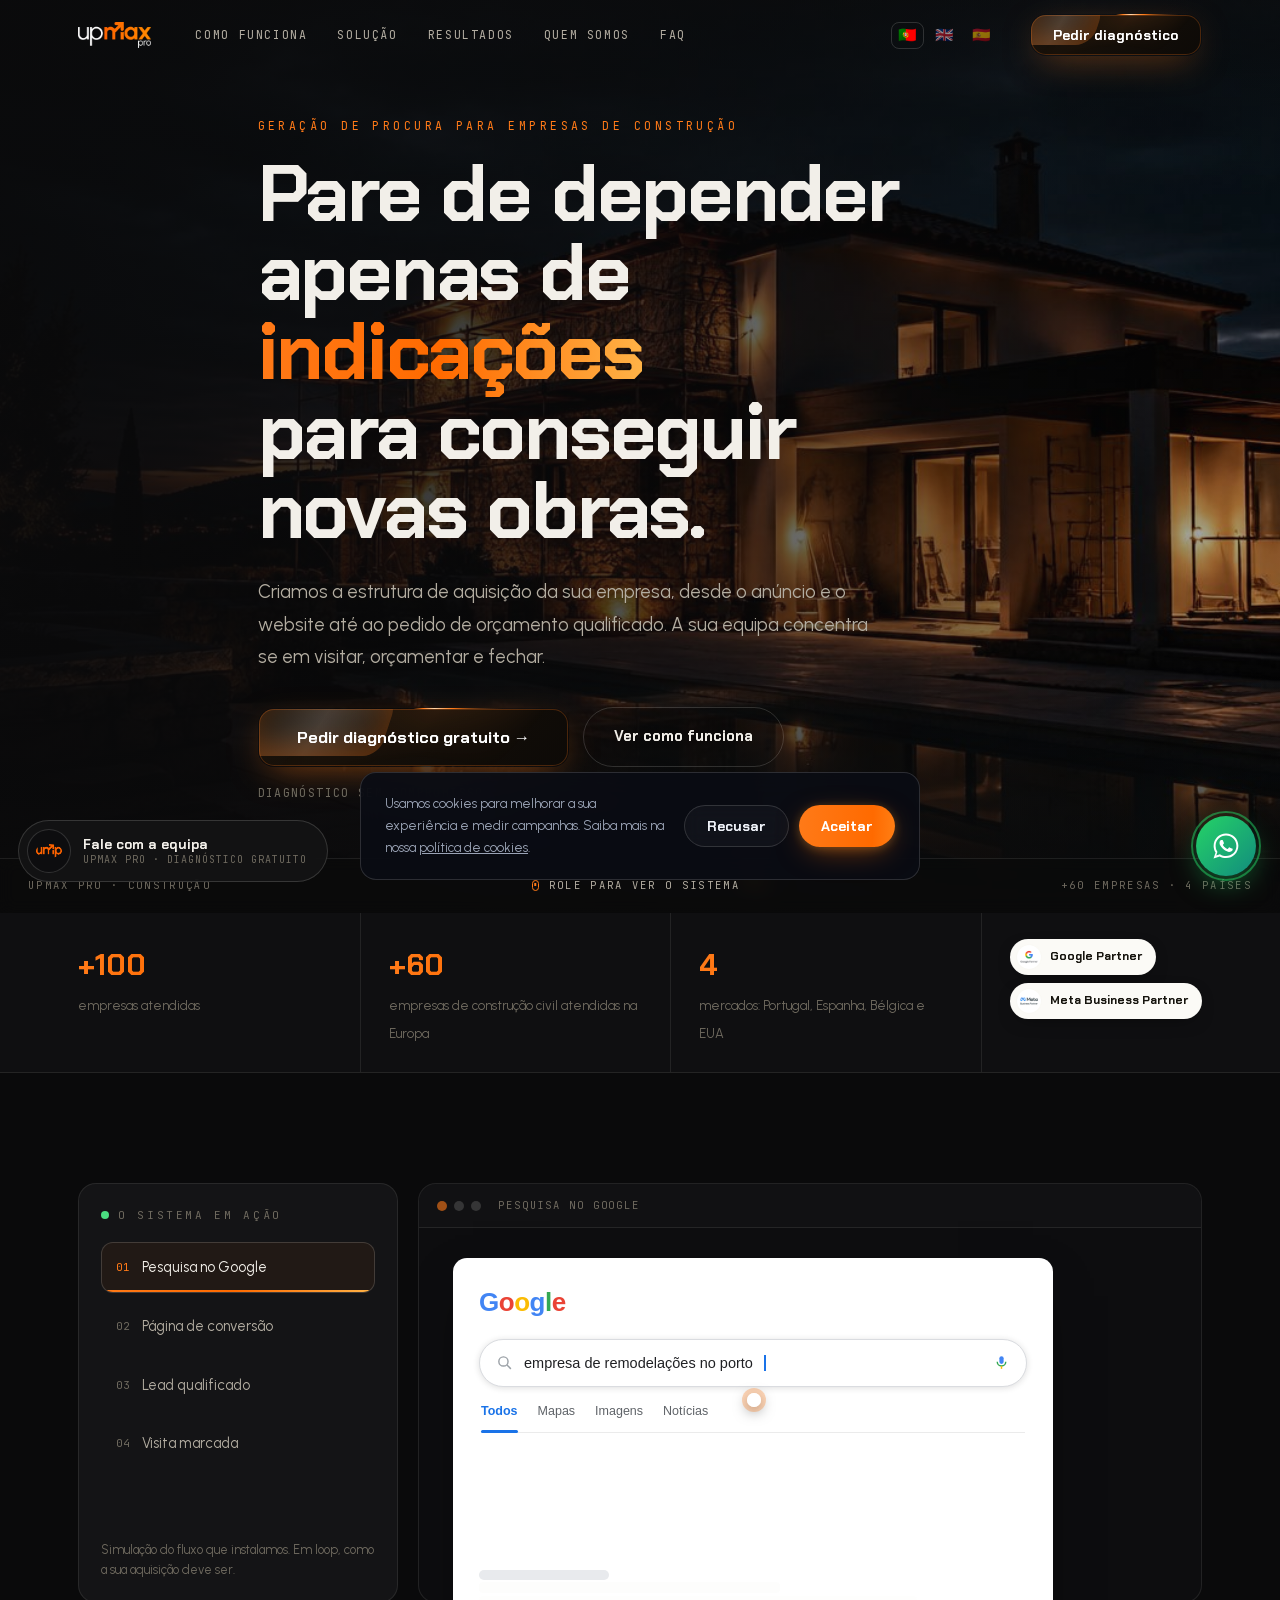
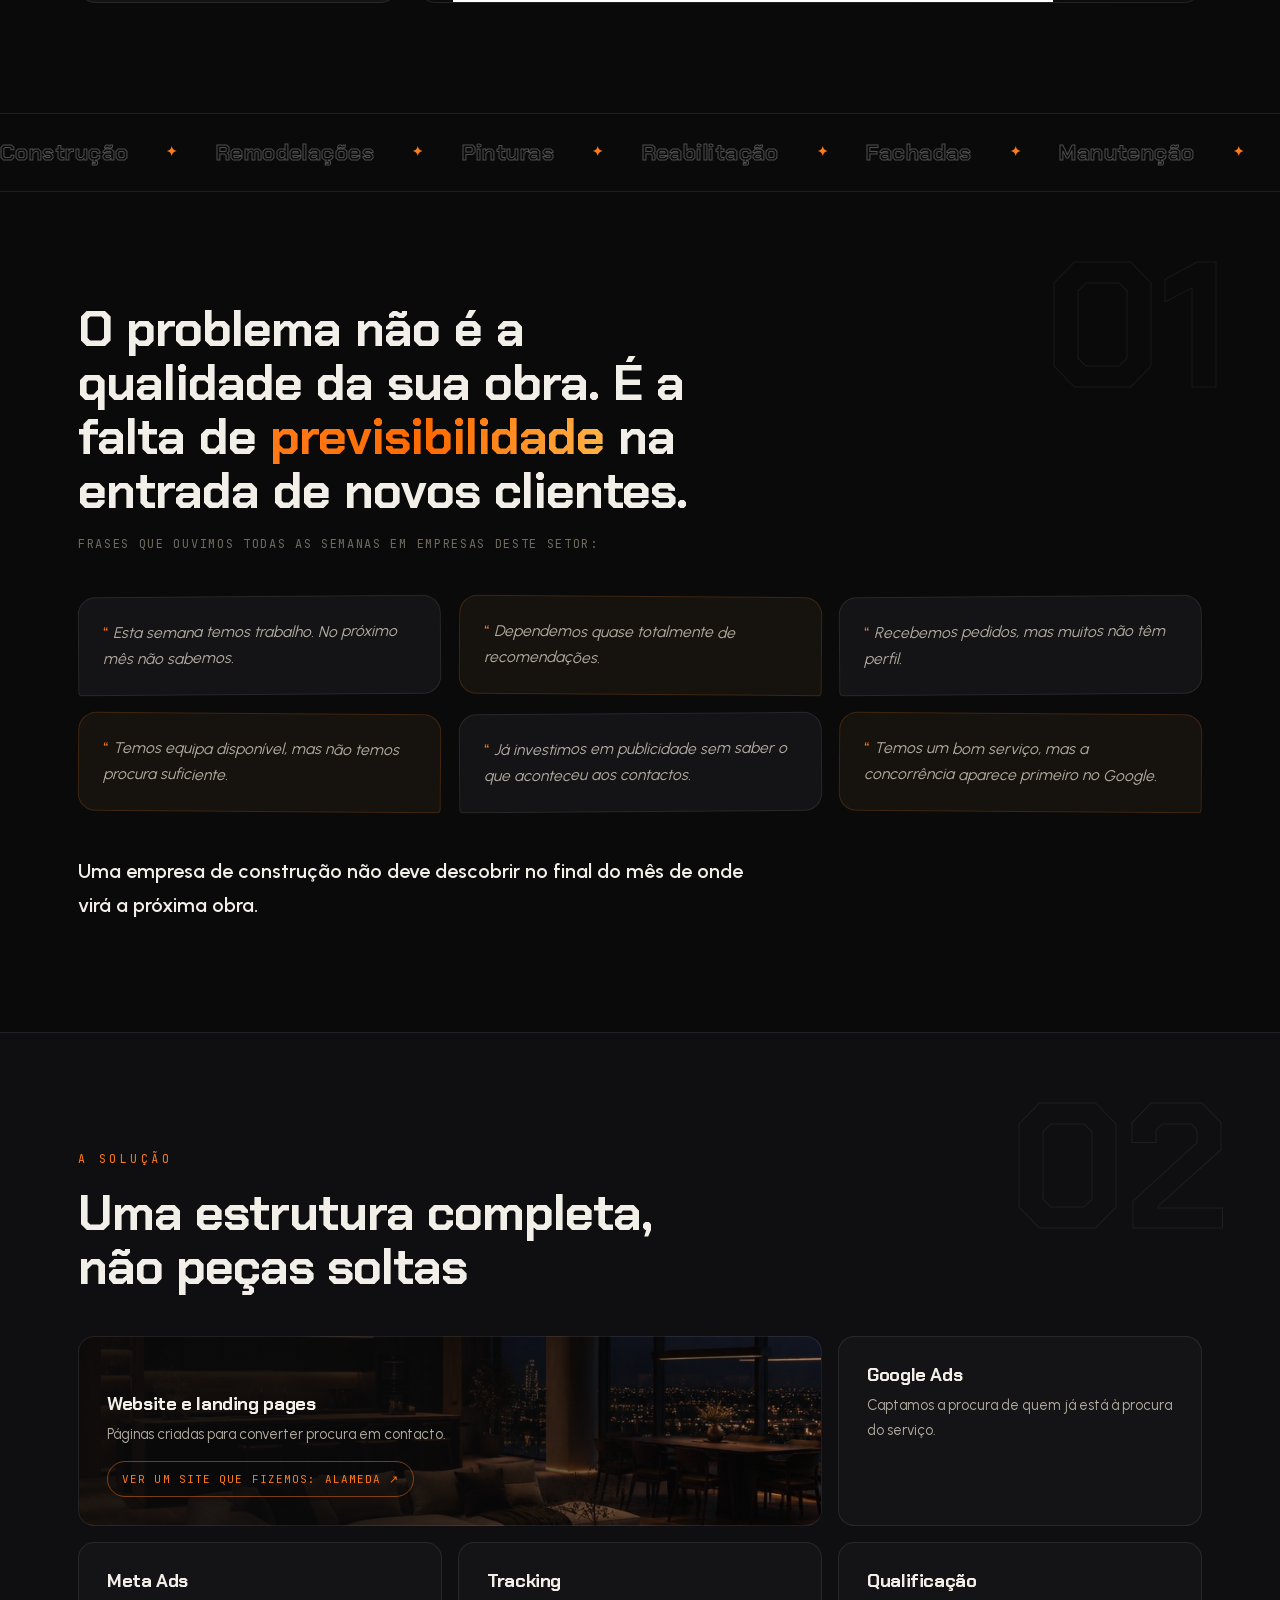
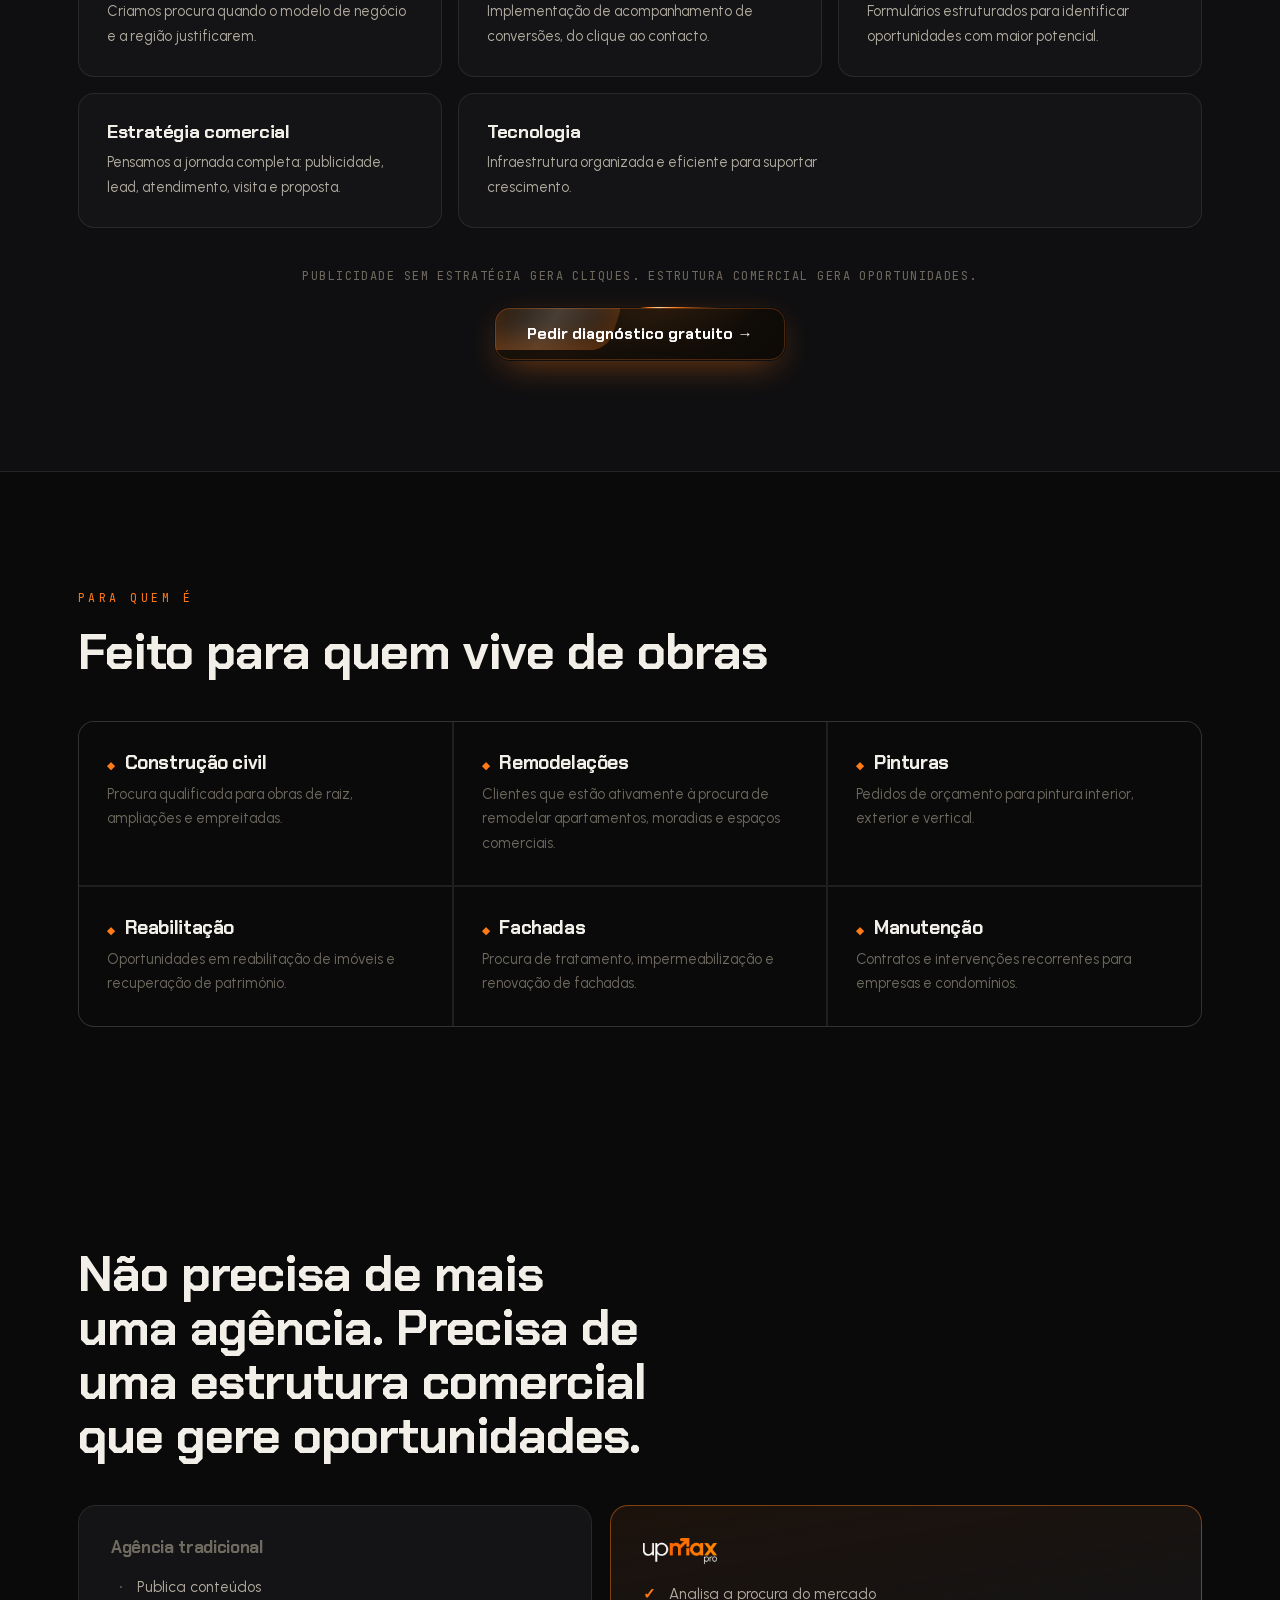
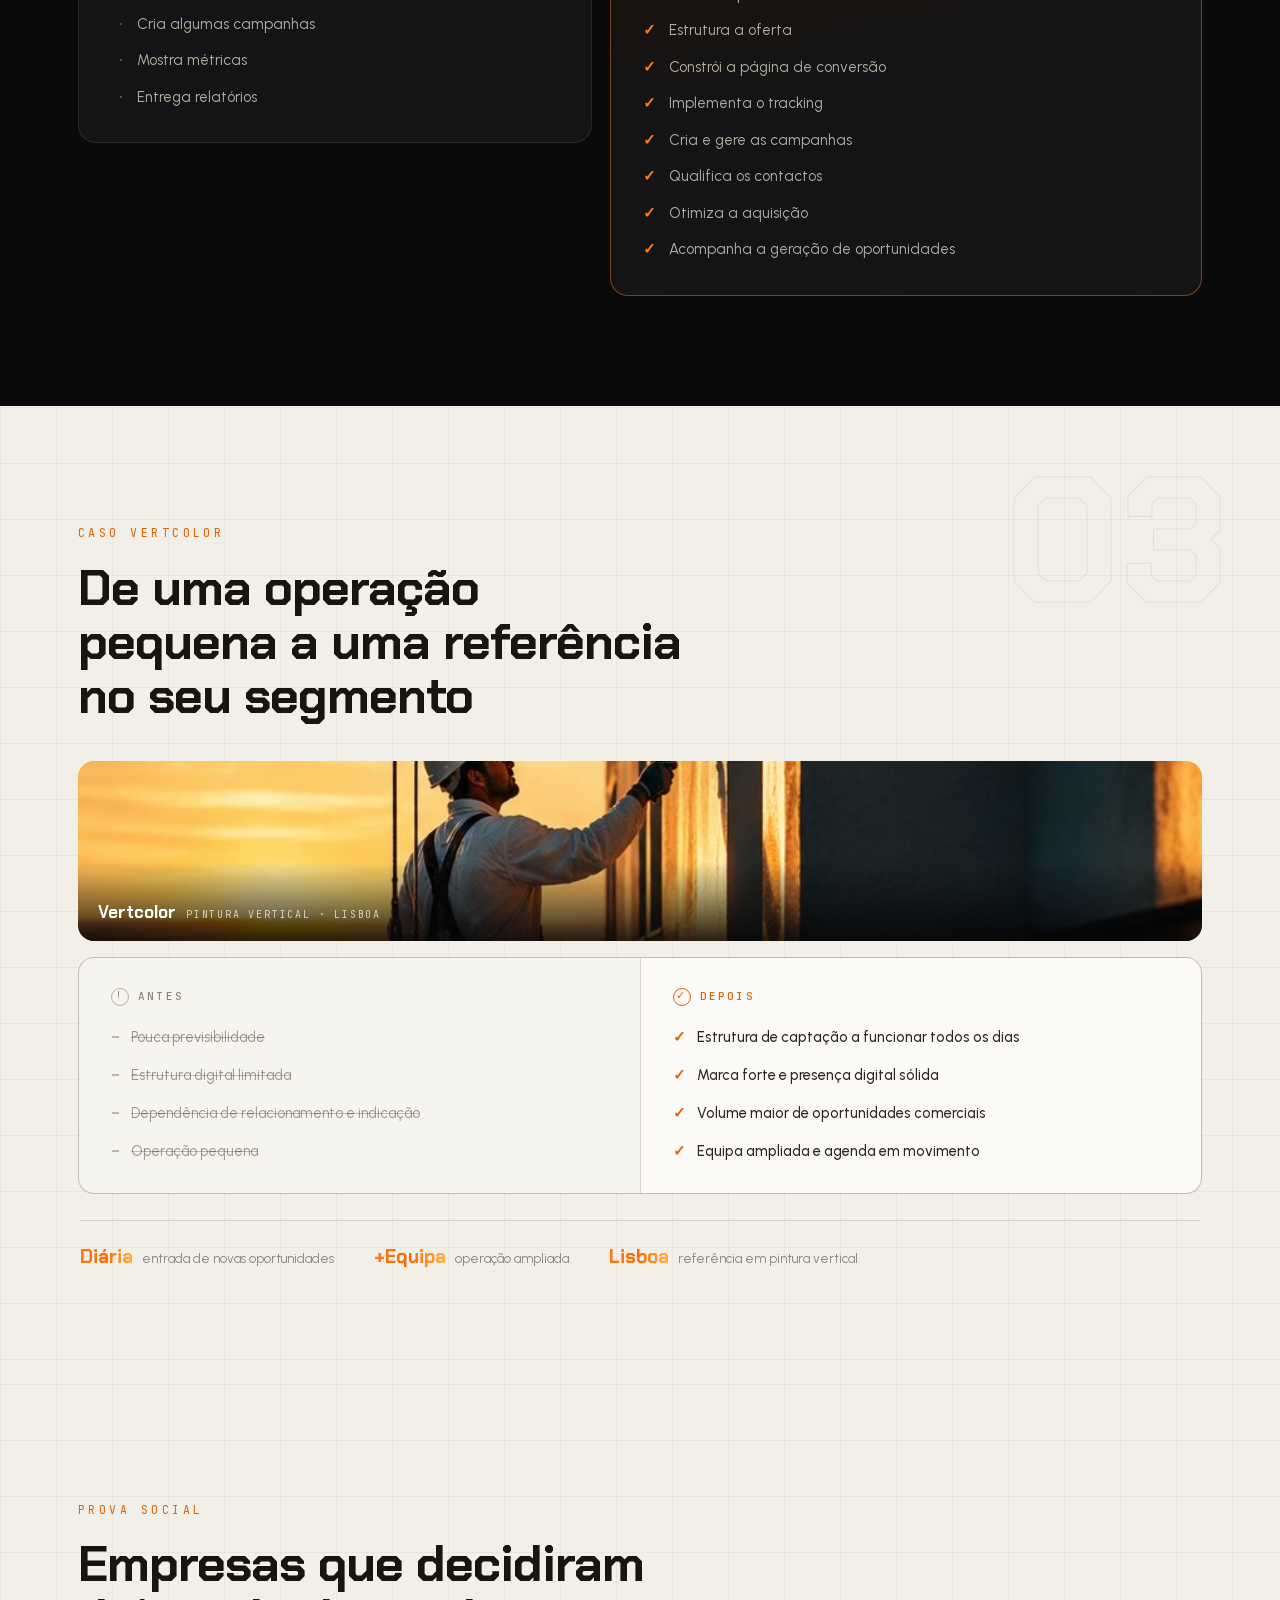
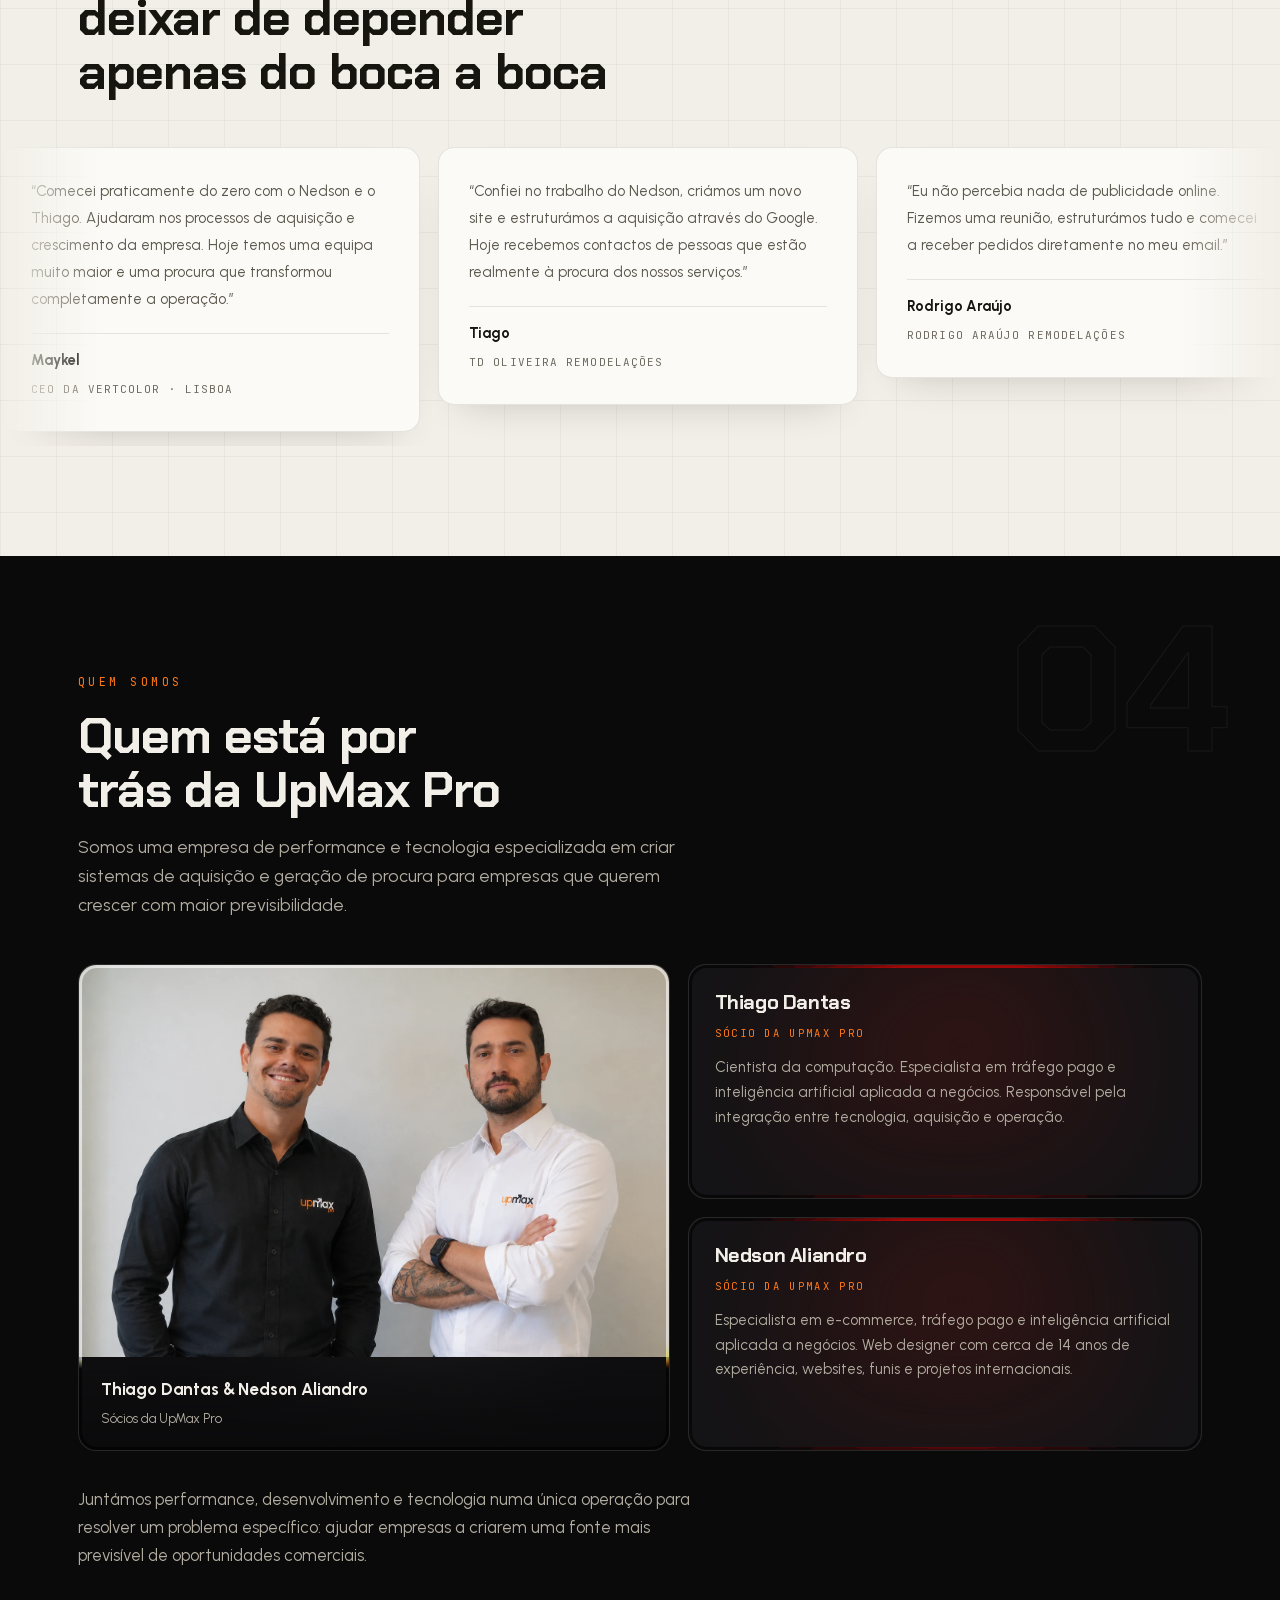
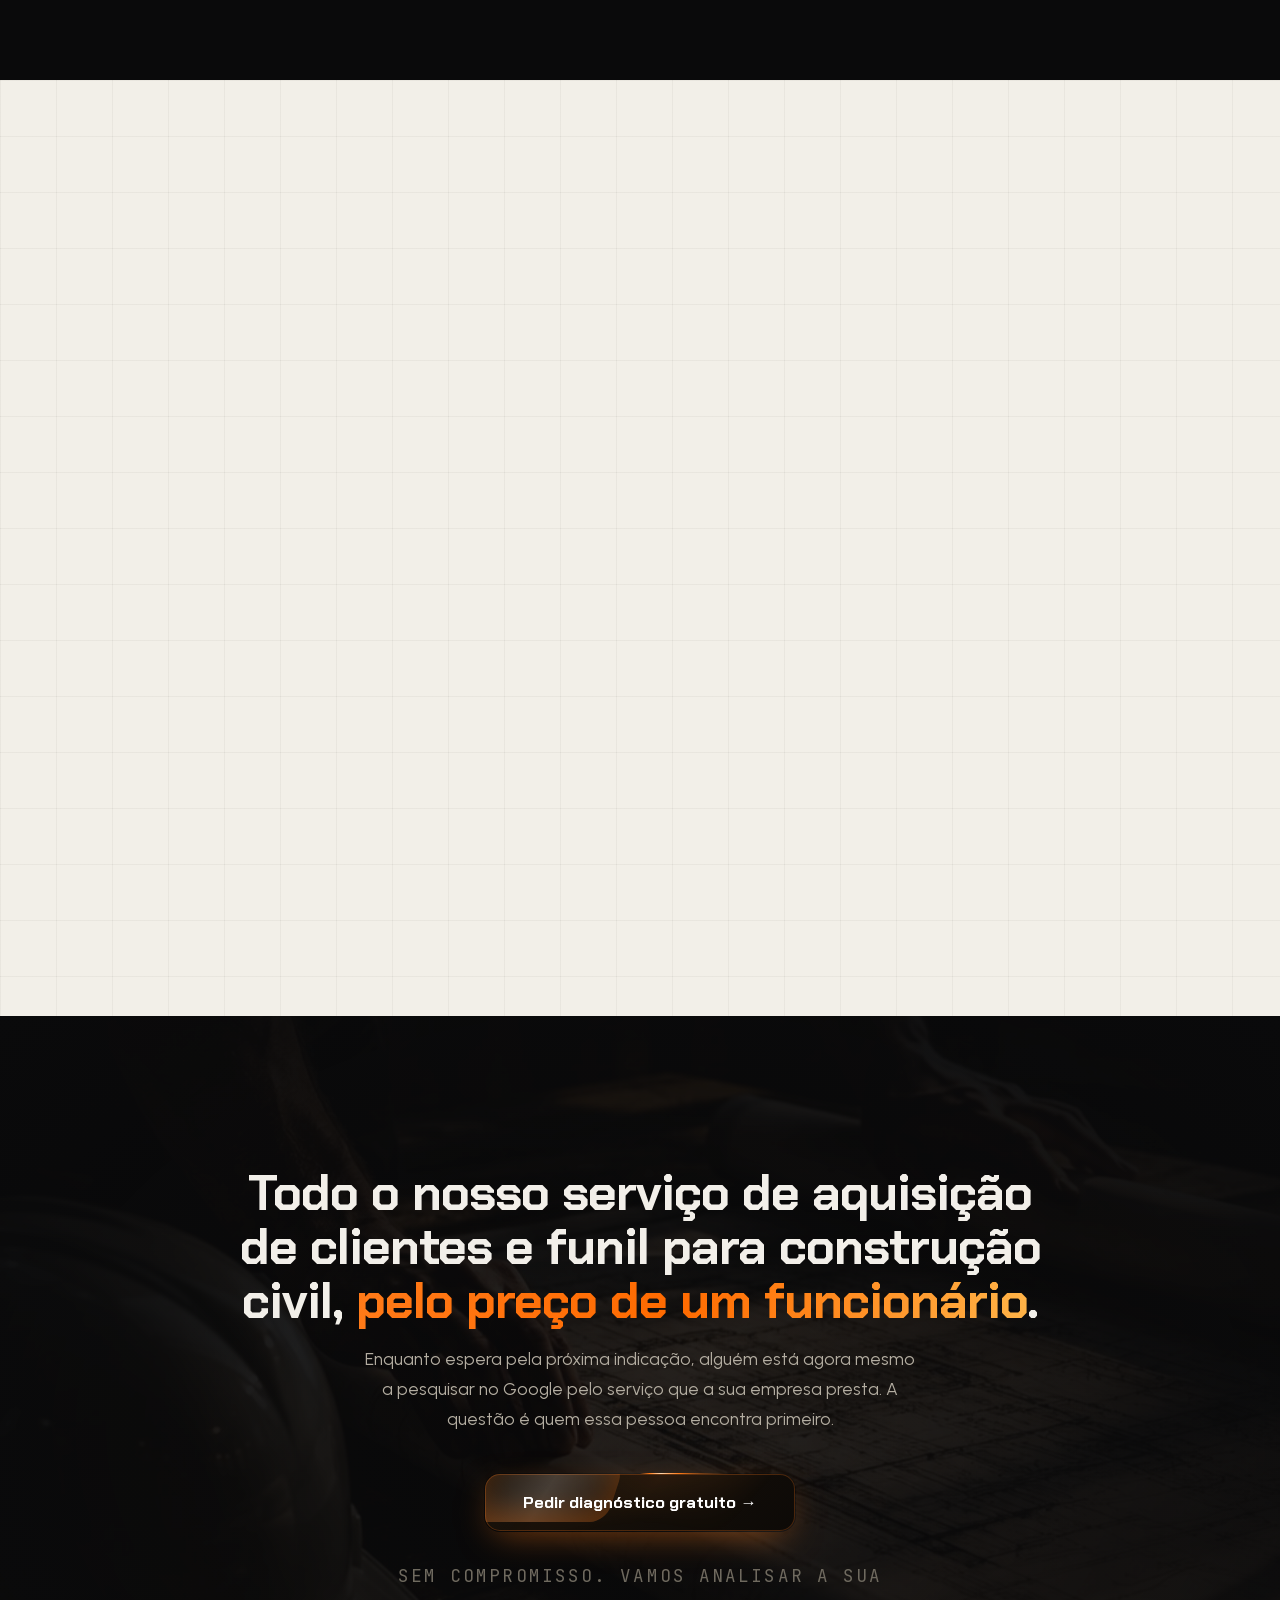
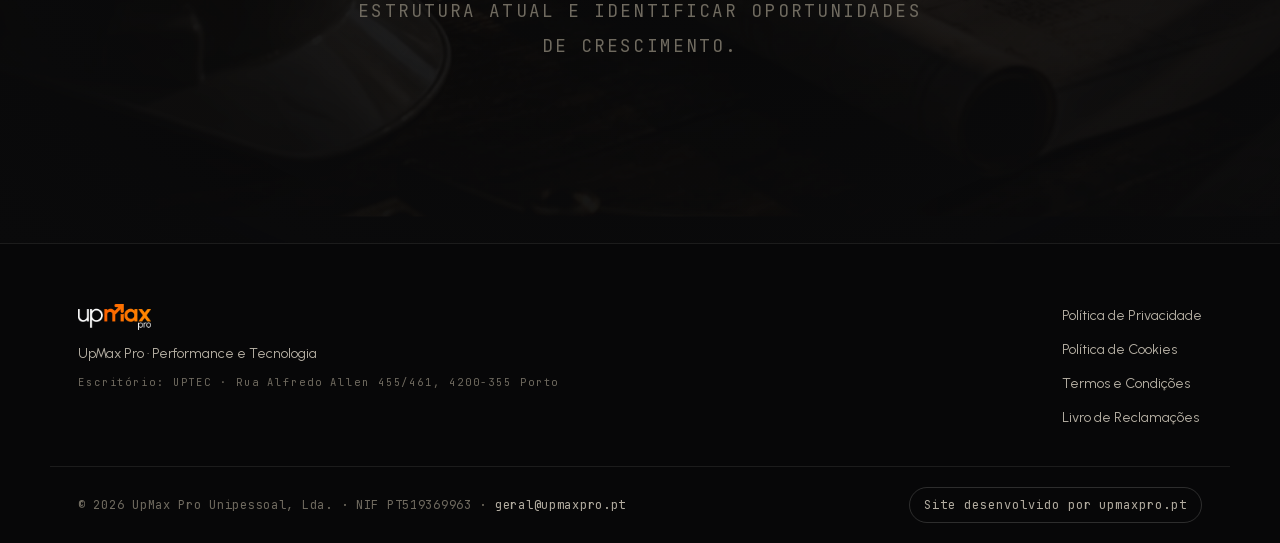
<file: construcao-civil/index.html>
<!DOCTYPE html><!--ZEa99Zo0xqskiky75y0Zg--><html lang="pt-PT" class="__variable_171de1 __variable_220eb1 __variable_dd6ea7"><head><meta charSet="utf-8"/><meta name="viewport" content="width=device-width, initial-scale=1"/><link rel="preload" href="/_next/static/media/29e4af7482351bce-s.p.woff2" as="font" crossorigin="" type="font/woff2"/><link rel="preload" href="/_next/static/media/680d078f20ab2e33-s.p.woff2" as="font" crossorigin="" type="font/woff2"/><link rel="preload" href="/_next/static/media/84f090e3b62fb9e3-s.p.woff2" as="font" crossorigin="" type="font/woff2"/><link rel="preload" href="/_next/static/media/939c4f875ee75fbb-s.p.woff2" as="font" crossorigin="" type="font/woff2"/><link rel="preload" href="/_next/static/media/a22b1dc24103c00d-s.p.woff2" as="font" crossorigin="" type="font/woff2"/><link rel="preload" href="/_next/static/media/bb3ef058b751a6ad-s.p.woff2" as="font" crossorigin="" type="font/woff2"/><link rel="preload" href="/_next/static/media/e6fd32ec5acdd27d-s.p.woff2" as="font" crossorigin="" type="font/woff2"/><link rel="preload" href="/_next/static/media/f6d84cc3be9d6158-s.p.woff2" as="font" crossorigin="" type="font/woff2"/><link rel="preload" as="image" href="/logo.png"/><link rel="preload" as="image" href="/lp/hero.jpg" fetchPriority="high"/><link rel="preload" as="image" href="/equipa-upmax.webp"/><link rel="preload" as="image" href="/simbolo.png"/><link rel="stylesheet" href="/_next/static/css/a8b8a03b88cb8173.css" data-precedence="next"/><link rel="stylesheet" href="/_next/static/css/37802e354042ec99.css" data-precedence="next"/><link rel="preload" as="script" fetchPriority="low" href="/_next/static/chunks/webpack-ab0f5635f34af2ac.js"/><script src="/_next/static/chunks/4bd1b696-c023c6e3521b1417.js" async=""></script><script src="/_next/static/chunks/255-9d0d2ba8fe9ae3d9.js" async=""></script><script src="/_next/static/chunks/main-app-77570149ba41b1ed.js" async=""></script><script src="/_next/static/chunks/990-efa0019459d4ff94.js" async=""></script><script src="/_next/static/chunks/app/construcao-civil/page-2a1a585d81b65c12.js" async=""></script><meta name="next-size-adjust" content=""/><title>Geração de Clientes para Construção Civil | UpMax Pro</title><meta name="description" content="Criamos sistemas de aquisição para empresas de construção, remodelação e pintura. Google Ads, websites, tracking e geração de oportunidades numa única operação."/><meta name="keywords" content="automação,inteligência artificial,CRM,tráfego pago,sites,Porto,marketing digital"/><link rel="canonical" href="https://upmaxpro.pt/construcao-civil/"/><link rel="alternate" hrefLang="pt-PT" href="https://upmaxpro.pt/construcao-civil/"/><link rel="alternate" hrefLang="en" href="https://upmaxpro.pt/construcao-civil/en/"/><link rel="alternate" hrefLang="es" href="https://upmaxpro.pt/construcao-civil/es/"/><meta property="og:title" content="Geração de Clientes para Construção Civil | UpMax Pro"/><meta property="og:description" content="Pare de depender apenas de indicações para conseguir novas obras. Estrutura completa de aquisição: anúncios, página, tracking e qualificação."/><meta property="og:url" content="https://upmaxpro.pt/construcao-civil/"/><meta property="og:locale" content="pt_PT"/><meta property="og:image" content="https://upmaxpro.pt/og-image.png"/><meta property="og:image:width" content="1200"/><meta property="og:image:height" content="630"/><meta property="og:image:alt" content="UpMax Pro"/><meta property="og:type" content="website"/><meta name="twitter:card" content="summary_large_image"/><meta name="twitter:title" content="Geração de Clientes para Construção Civil | UpMax Pro"/><meta name="twitter:description" content="Estrutura completa de aquisição para empresas de construção, remodelação e pintura."/><meta name="twitter:image" content="https://upmaxpro.pt/og-image.png"/><meta name="twitter:image:width" content="1200"/><meta name="twitter:image:height" content="630"/><meta name="twitter:image:alt" content="UpMax Pro"/><link rel="icon" href="/favicon.png"/><script src="/_next/static/chunks/polyfills-42372ed130431b0a.js" noModule=""></script></head><body><div hidden=""><!--$--><!--/$--></div><script type="application/ld+json">{"@context":"https://schema.org","@type":"ProfessionalService","name":"UpMax Pro","url":"https://upmaxpro.pt","email":"thiago@upmaxpro.pt","telephone":"+351929033892","description":"Empresa de tecnologia: inteligência artificial, software à medida, automação, CRM, dados e marketing de performance para empresas em 16 países.","address":{"@type":"PostalAddress","addressLocality":"Porto","addressCountry":"PT","streetAddress":"UPTEC, Universidade do Porto"},"sameAs":["https://www.instagram.com/upmaxpro/"],"areaServed":["PT","BR"]}</script><script type="application/ld+json">{"@context":"https://schema.org","@type":"Service","name":"Geração de clientes para empresas de construção civil","serviceType":"Geração de procura, Google Ads, websites e qualificação de leads","provider":{"@type":"Organization","name":"UpMax Pro","url":"https://upmaxpro.pt","telephone":"+351929033892","address":{"@type":"PostalAddress","addressLocality":"Porto","addressCountry":"PT","streetAddress":"UPTEC, Universidade do Porto"}},"areaServed":["PT","ES","BE","US"],"audience":{"@type":"BusinessAudience","name":"Empresas de construção, remodelação, pintura e reabilitação"}}</script><div class="lpcc"><header class="lp-header "><div class="lp-container lp-header-inner"><a href="/construcao-civil/" class="lp-logo" aria-label="UpMax Pro"><img src="/logo.png" alt="UpMax Pro"/></a><nav class="lp-nav" aria-label="·"><a href="#como-funciona">Como funciona</a><a href="#solucao">Solução</a><a href="#resultados">Resultados</a><a href="#quem-somos">Quem somos</a><a href="#faq">FAQ</a></nav><div class="lp-langs" aria-label="PT · EN · ES"><span class="on" title="Português">🇵🇹</span><a href="/construcao-civil/en/" title="English">🇬🇧</a><a href="/construcao-civil/es/" title="Español">🇪🇸</a></div><button class="btn btn-grad btn-sm">Pedir diagnóstico</button></div></header><main><section class="lp-hero"><img class="lp-hero-bg" src="/lp/hero.jpg" alt="" fetchPriority="high" aria-hidden="true"/><div class="lp-hero-veil" aria-hidden="true"></div><div class="lp-container lp-hero-inner"><span class="lp-eyebrow lp-fade-1">Geração de procura para empresas de construção</span><h1 class="lp-fade-2">Pare de depender apenas de <em>indicações</em> para conseguir novas obras.</h1><p class="lp-sub lp-fade-3">Criamos a estrutura de aquisição da sua empresa, desde o anúncio e o website até ao pedido de orçamento qualificado. A sua equipa concentra se em visitar, orçamentar e fechar.</p><div class="lp-ctas lp-fade-4"><button class="btn btn-grad btn-lg">Pedir diagnóstico gratuito<!-- --> →</button><a href="#como-funciona" class="lp-btn-ghost">Ver como funciona</a></div><p class="lp-micro lp-fade-4">Diagnóstico sem compromisso</p></div><div class="lp-hero-status" aria-hidden="true"><span>UPMAX PRO · CONSTRUÇÃO</span><span class="lp-status-mid"><i></i> <!-- -->role para ver o sistema</span><span>+60 EMPRESAS · 4 PAÍSES</span></div></section><section class="lp-authority"><div class="lp-container lp-authority-inner"><div class="lp-auth-item"><b>+100</b><span>empresas atendidas</span></div><div class="lp-auth-item"><b>+60</b><span>empresas de construção civil atendidas na Europa</span></div><div class="lp-auth-item"><b>4</b><span>mercados: Portugal, Espanha, Bélgica e EUA</span></div><div class="lp-auth-badges"><span class="lp-badge-chip"><img src="/badge-google.png" alt="" loading="lazy"/>Google Partner</span><span class="lp-badge-chip"><img src="/badge-meta.png" alt="" loading="lazy"/>Meta Business Partner</span></div></div></section><section class="lp-journey" id="como-funciona" aria-label="O sistema em ação"><div class="lp-container"><div class="fs"><div class="fs-rail"><span class="fs-rail-title"><i class="lp-flow-dot"></i> <!-- -->O sistema em ação</span><button type="button" class="fs-stepbtn on "><b>01</b>Pesquisa no Google<span class="fs-prog"><span style="--d:5200ms;animation-play-state:paused"></span></span></button><button type="button" class="fs-stepbtn  "><b>02</b>Página de conversão</button><button type="button" class="fs-stepbtn  "><b>03</b>Lead qualificado</button><button type="button" class="fs-stepbtn  "><b>04</b>Visita marcada</button><span class="fs-rail-foot">Simulação do fluxo que instalamos. Em loop, como a sua aquisição deve ser.</span></div><div class="fs-screen"><div class="fs-chrome"><span></span><span></span><span></span><em>pesquisa no google</em></div><div class="fs-stage"><div class="fs-idle" aria-hidden="true"><span class="lp-flow-dot"></span></div></div></div></div></div></section><div class="lp-marquee" aria-hidden="true"><div class="lp-marquee-track"><span>Construção<!-- --> <i>✦</i></span><span>Remodelações<!-- --> <i>✦</i></span><span>Pinturas<!-- --> <i>✦</i></span><span>Reabilitação<!-- --> <i>✦</i></span><span>Fachadas<!-- --> <i>✦</i></span><span>Manutenção<!-- --> <i>✦</i></span><span>Construção<!-- --> <i>✦</i></span><span>Remodelações<!-- --> <i>✦</i></span><span>Pinturas<!-- --> <i>✦</i></span><span>Reabilitação<!-- --> <i>✦</i></span><span>Fachadas<!-- --> <i>✦</i></span><span>Manutenção<!-- --> <i>✦</i></span><span>Construção<!-- --> <i>✦</i></span><span>Remodelações<!-- --> <i>✦</i></span><span>Pinturas<!-- --> <i>✦</i></span><span>Reabilitação<!-- --> <i>✦</i></span><span>Fachadas<!-- --> <i>✦</i></span><span>Manutenção<!-- --> <i>✦</i></span></div></div><section class="lp-dark lp-pain" data-num="01"><div class="lp-container"><h2><span class="wrv  " aria-label="O problema não é a qualidade da sua obra. É a falta de previsibilidade na entrada de novos clientes."><span class="wrv-w" aria-hidden="true"><span class="" style="--wi:0">O</span> </span><span class="wrv-w" aria-hidden="true"><span class="" style="--wi:1">problema</span> </span><span class="wrv-w" aria-hidden="true"><span class="" style="--wi:2">não</span> </span><span class="wrv-w" aria-hidden="true"><span class="" style="--wi:3">é</span> </span><span class="wrv-w" aria-hidden="true"><span class="" style="--wi:4">a</span> </span><span class="wrv-w" aria-hidden="true"><span class="" style="--wi:5">qualidade</span> </span><span class="wrv-w" aria-hidden="true"><span class="" style="--wi:6">da</span> </span><span class="wrv-w" aria-hidden="true"><span class="" style="--wi:7">sua</span> </span><span class="wrv-w" aria-hidden="true"><span class="" style="--wi:8">obra.</span> </span><span class="wrv-w" aria-hidden="true"><span class="" style="--wi:9">É</span> </span><span class="wrv-w" aria-hidden="true"><span class="" style="--wi:10">a</span> </span><span class="wrv-w" aria-hidden="true"><span class="" style="--wi:11">falta</span> </span><span class="wrv-w" aria-hidden="true"><span class="" style="--wi:12">de</span> </span><span class="wrv-w" aria-hidden="true"><span class="wrv-hi" style="--wi:13">previsibilidade</span> </span><span class="wrv-w" aria-hidden="true"><span class="" style="--wi:14">na</span> </span><span class="wrv-w" aria-hidden="true"><span class="" style="--wi:15">entrada</span> </span><span class="wrv-w" aria-hidden="true"><span class="" style="--wi:16">de</span> </span><span class="wrv-w" aria-hidden="true"><span class="" style="--wi:17">novos</span> </span><span class="wrv-w" aria-hidden="true"><span class="" style="--wi:18">clientes.</span> </span></span></h2><div class="reveal " style="--d:0s"><p class="lp-pain-sub">Frases que ouvimos todas as semanas em empresas deste setor:</p></div><div class="lp-pain-grid"><div class="reveal " style="--d:0s"><div class="lp-bubble ">Esta semana temos trabalho. No próximo mês não sabemos.</div></div><div class="reveal " style="--d:0.06s"><div class="lp-bubble lp-bubble-b">Dependemos quase totalmente de recomendações.</div></div><div class="reveal " style="--d:0.12s"><div class="lp-bubble ">Recebemos pedidos, mas muitos não têm perfil.</div></div><div class="reveal " style="--d:0.18s"><div class="lp-bubble lp-bubble-b">Temos equipa disponível, mas não temos procura suficiente.</div></div><div class="reveal " style="--d:0.24s"><div class="lp-bubble ">Já investimos em publicidade sem saber o que aconteceu aos contactos.</div></div><div class="reveal " style="--d:0.3s"><div class="lp-bubble lp-bubble-b">Temos um bom serviço, mas a concorrência aparece primeiro no Google.</div></div></div><div class="reveal " style="--d:0s"><p class="lp-pain-close">Uma empresa de construção não deve descobrir no final do mês de onde virá a próxima obra.</p></div></div></section><section class="lp-services" id="solucao" data-num="02"><div class="lp-container"><div class="reveal " style="--d:0s"><span class="lp-eyebrow">A solução</span><h2>Uma estrutura completa, não peças soltas</h2></div><div class="lp-bento"><div class="reveal lp-wide" style="--d:0s"><div class="lp-scard"><h3>Website e landing pages</h3><p>Páginas criadas para converter procura em contacto.</p><a class="lp-scard-example" href="https://alameda-alphaville.vercel.app" target="_blank" rel="noopener noreferrer">Ver um site que fizemos: Alameda<!-- --> ↗</a></div></div><div class="reveal " style="--d:0.07s"><div class="lp-scard"><h3>Google Ads</h3><p>Captamos a procura de quem já está à procura do serviço.</p></div></div><div class="reveal " style="--d:0.14s"><div class="lp-scard"><h3>Meta Ads</h3><p>Criamos procura quando o modelo de negócio e a região justificarem.</p></div></div><div class="reveal " style="--d:0s"><div class="lp-scard"><h3>Tracking</h3><p>Implementação de acompanhamento de conversões, do clique ao contacto.</p></div></div><div class="reveal " style="--d:0.07s"><div class="lp-scard"><h3>Qualificação</h3><p>Formulários estruturados para identificar oportunidades com maior potencial.</p></div></div><div class="reveal " style="--d:0.14s"><div class="lp-scard"><h3>Estratégia comercial</h3><p>Pensamos a jornada completa: publicidade, lead, atendimento, visita e proposta.</p></div></div><div class="reveal lp-wide" style="--d:0s"><div class="lp-scard"><h3>Tecnologia</h3><p>Infraestrutura organizada e eficiente para suportar crescimento.</p></div></div></div><div class="reveal " style="--d:0s"><p class="lp-micro-line">Publicidade sem estratégia gera cliques. Estrutura comercial gera oportunidades.</p><div class="lp-center"><button class="btn btn-grad">Pedir diagnóstico gratuito<!-- --> →</button></div></div></div></section><section class="lp-industries"><div class="lp-container"><div class="reveal " style="--d:0s"><span class="lp-eyebrow">Para quem é</span><h2>Feito para quem vive de obras</h2></div><div class="lp-seg-grid"><div class="reveal " style="--d:0s"><div class="lp-seg-card"><h3>Construção civil</h3><p>Procura qualificada para obras de raiz, ampliações e empreitadas.</p></div></div><div class="reveal " style="--d:0.07s"><div class="lp-seg-card"><h3>Remodelações</h3><p>Clientes que estão ativamente à procura de remodelar apartamentos, moradias e espaços comerciais.</p></div></div><div class="reveal " style="--d:0.14s"><div class="lp-seg-card"><h3>Pinturas</h3><p>Pedidos de orçamento para pintura interior, exterior e vertical.</p></div></div><div class="reveal " style="--d:0s"><div class="lp-seg-card"><h3>Reabilitação</h3><p>Oportunidades em reabilitação de imóveis e recuperação de património.</p></div></div><div class="reveal " style="--d:0.07s"><div class="lp-seg-card"><h3>Fachadas</h3><p>Procura de tratamento, impermeabilização e renovação de fachadas.</p></div></div><div class="reveal " style="--d:0.14s"><div class="lp-seg-card"><h3>Manutenção</h3><p>Contratos e intervenções recorrentes para empresas e condomínios.</p></div></div></div></div></section><section class="lp-dark lp-compare"><div class="lp-container"><div class="reveal " style="--d:0s"><h2>Não precisa de mais uma agência. Precisa de uma estrutura comercial que gere oportunidades.</h2></div><div class="lp-cmp-grid"><div class="reveal " style="--d:0s"><div class="lp-cmp-card"><h3>Agência tradicional</h3><ul><li>Publica conteúdos</li><li>Cria algumas campanhas</li><li>Mostra métricas</li><li>Entrega relatórios</li></ul></div></div><div class="reveal " style="--d:0.1s"><div class="lp-cmp-card lp-cmp-up"><h3><img src="/logo.png" alt="UpMax Pro"/></h3><ul><li>Analisa a procura do mercado</li><li>Estrutura a oferta</li><li>Constrói a página de conversão</li><li>Implementa o tracking</li><li>Cria e gere as campanhas</li><li>Qualifica os contactos</li><li>Otimiza a aquisição</li><li>Acompanha a geração de oportunidades</li></ul></div></div></div></div></section><section class="lp-case lp-light" id="resultados" data-num="03"><div class="lp-container"><div class="reveal " style="--d:0s"><span class="lp-eyebrow">Caso Vertcolor</span><h2>De uma operação pequena a uma referência no seu segmento</h2></div><div class="reveal " style="--d:0s"><figure class="lp-case-banner"><img src="/lp/pintor.jpg" alt="Vertcolor" loading="lazy"/><figcaption><b>Vertcolor</b><span>Pintura vertical · Lisboa</span></figcaption></figure></div><div class="reveal " style="--d:0s"><div class="lp-cmpx"><div class="lp-cmpx-panel lp-cmpx-before"><h3><span class="lp-cmpx-ico" aria-hidden="true">!</span>Antes</h3><ul><li><span class="lp-cmpx-minus" aria-hidden="true">–</span><s>Pouca previsibilidade</s></li><li><span class="lp-cmpx-minus" aria-hidden="true">–</span><s>Estrutura digital limitada</s></li><li><span class="lp-cmpx-minus" aria-hidden="true">–</span><s>Dependência de relacionamento e indicação</s></li><li><span class="lp-cmpx-minus" aria-hidden="true">–</span><s>Operação pequena</s></li></ul></div><div class="lp-cmpx-panel lp-cmpx-after"><h3><span class="lp-cmpx-ico lp-cmpx-ico-ok" aria-hidden="true">✓</span>Depois</h3><ul><li><span class="lp-cmpx-check" aria-hidden="true">✓</span>Estrutura de captação a funcionar todos os dias</li><li><span class="lp-cmpx-check" aria-hidden="true">✓</span>Marca forte e presença digital sólida</li><li><span class="lp-cmpx-check" aria-hidden="true">✓</span>Volume maior de oportunidades comerciais</li><li><span class="lp-cmpx-check" aria-hidden="true">✓</span>Equipa ampliada e agenda em movimento</li></ul></div></div></div><div class="reveal " style="--d:0s"><dl class="lp-cmpx-outcomes"><div><dd>Diária</dd><dt>entrada de novas oportunidades</dt></div><div><dd>+Equipa</dd><dt>operação ampliada</dt></div><div><dd>Lisboa</dd><dt>referência em pintura vertical</dt></div></dl></div></div></section><section class="lp-testimonials lp-light"><div class="lp-container"><div class="reveal " style="--d:0s"><span class="lp-eyebrow">Prova social</span><h2>Empresas que decidiram deixar de depender apenas do boca a boca</h2></div></div><div class="lp-t-marquee"><div class="lp-t-track"><figure class="lp-t-card" aria-hidden="false"><blockquote>“<!-- -->Comecei praticamente do zero com o Nedson e o Thiago. Ajudaram nos processos de aquisição e crescimento da empresa. Hoje temos uma equipa muito maior e uma procura que transformou completamente a operação.<!-- -->”</blockquote><figcaption><b>Maykel</b><span>CEO da Vertcolor · Lisboa</span></figcaption></figure><figure class="lp-t-card" aria-hidden="false"><blockquote>“<!-- -->Confiei no trabalho do Nedson, criámos um novo site e estruturámos a aquisição através do Google. Hoje recebemos contactos de pessoas que estão realmente à procura dos nossos serviços.<!-- -->”</blockquote><figcaption><b>Tiago</b><span>TD Oliveira Remodelações</span></figcaption></figure><figure class="lp-t-card" aria-hidden="false"><blockquote>“<!-- -->Eu não percebia nada de publicidade online. Fizemos uma reunião, estruturámos tudo e comecei a receber pedidos diretamente no meu email.<!-- -->”</blockquote><figcaption><b>Rodrigo Araújo</b><span>Rodrigo Araújo Remodelações</span></figcaption></figure><figure class="lp-t-card" aria-hidden="true"><blockquote>“<!-- -->Comecei praticamente do zero com o Nedson e o Thiago. Ajudaram nos processos de aquisição e crescimento da empresa. Hoje temos uma equipa muito maior e uma procura que transformou completamente a operação.<!-- -->”</blockquote><figcaption><b>Maykel</b><span>CEO da Vertcolor · Lisboa</span></figcaption></figure><figure class="lp-t-card" aria-hidden="true"><blockquote>“<!-- -->Confiei no trabalho do Nedson, criámos um novo site e estruturámos a aquisição através do Google. Hoje recebemos contactos de pessoas que estão realmente à procura dos nossos serviços.<!-- -->”</blockquote><figcaption><b>Tiago</b><span>TD Oliveira Remodelações</span></figcaption></figure><figure class="lp-t-card" aria-hidden="true"><blockquote>“<!-- -->Eu não percebia nada de publicidade online. Fizemos uma reunião, estruturámos tudo e comecei a receber pedidos diretamente no meu email.<!-- -->”</blockquote><figcaption><b>Rodrigo Araújo</b><span>Rodrigo Araújo Remodelações</span></figcaption></figure></div></div></section><section class="lp-dark lp-founders2" id="quem-somos" data-num="04"><div class="lp-container"><div class="reveal " style="--d:0s"><span class="lp-eyebrow">Quem somos</span><h2>Quem está por trás da UpMax Pro</h2><p class="lp-founders2-lead">Somos uma empresa de performance e tecnologia especializada em criar sistemas de aquisição e geração de procura para empresas que querem crescer com maior previsibilidade.</p></div><div class="gcard-grid"><div class="reveal gcard-photo-wrap" style="--d:0s"><figure class="gcard gcard-photo" data-gcard="true"><span class="gcard-glow" aria-hidden="true"><img src="/equipa-upmax.webp" alt=""/></span><img class="gcard-img" src="/equipa-upmax.webp" alt="Thiago Dantas e Nedson Aliandro, sócios da UpMax Pro" loading="lazy"/><figcaption><b>Thiago Dantas &amp; Nedson Aliandro</b><span>Sócios da UpMax Pro</span></figcaption><span class="gcard-border" aria-hidden="true"></span></figure></div><div class="reveal " style="--d:0s"><article class="gcard gcard-bio" data-gcard="true"><span class="gcard-glow" aria-hidden="true"><img src="/simbolo.png" alt=""/></span><div class="gcard-body"><h3>Thiago Dantas</h3><span class="gcard-role">Sócio da UpMax Pro</span><p>Cientista da computação. Especialista em tráfego pago e inteligência artificial aplicada a negócios. Responsável pela integração entre tecnologia, aquisição e operação.</p></div><span class="gcard-border" aria-hidden="true"></span></article></div><div class="reveal " style="--d:0.08s"><article class="gcard gcard-bio" data-gcard="true"><span class="gcard-glow" aria-hidden="true"><img src="/simbolo.png" alt=""/></span><div class="gcard-body"><h3>Nedson Aliandro</h3><span class="gcard-role">Sócio da UpMax Pro</span><p>Especialista em e-commerce, tráfego pago e inteligência artificial aplicada a negócios. Web designer com cerca de 14 anos de experiência, websites, funis e projetos internacionais.</p></div><span class="gcard-border" aria-hidden="true"></span></article></div></div><div class="reveal " style="--d:0.12s"><p class="lp-founders2-close">Juntámos performance, desenvolvimento e tecnologia numa única operação para resolver um problema específico: ajudar empresas a criarem uma fonte mais previsível de oportunidades comerciais.</p></div></div></section><section class="lp-faq lp-light" id="faq"><div class="lp-container"><div class="reveal " style="--d:0s"><span class="lp-eyebrow">Perguntas frequentes</span><h2>O que os empresários nos perguntam primeiro</h2></div><div class="lp-faq-list"><div class="reveal " style="--d:0s"><div class="lp-faq-item open"><button class="lp-faq-q" aria-expanded="true">Trabalham apenas com empresas de construção?<span aria-hidden="true">+</span></button><div class="lp-faq-a" style="max-height:320px"><p>Esta solução foi desenvolvida especificamente para construção, remodelação, pinturas, reabilitação e serviços relacionados. É nesse mercado que temos método, casos e experiência acumulada.</p></div></div></div><div class="reveal " style="--d:0.04s"><div class="lp-faq-item "><button class="lp-faq-q" aria-expanded="false">Preciso de ter website?<span aria-hidden="true">+</span></button><div class="lp-faq-a" style="max-height:0"><p>Não necessariamente. Se for preciso, a UpMax Pro estrutura a página adequada para a aquisição, criada de raiz para converter procura em pedidos de contacto.</p></div></div></div><div class="reveal " style="--d:0.08s"><div class="lp-faq-item "><button class="lp-faq-q" aria-expanded="false">Já faço Google Ads. Podem trabalhar com a minha conta atual?<span aria-hidden="true">+</span></button><div class="lp-faq-a" style="max-height:0"><p>Sim. Primeiro fazemos o diagnóstico da estrutura existente: campanhas, página, tracking e qualidade dos contactos. Só depois propomos o caminho.</p></div></div></div><div class="reveal " style="--d:0.12s"><div class="lp-faq-item "><button class="lp-faq-q" aria-expanded="false">Conseguem garantir clientes?<span aria-hidden="true">+</span></button><div class="lp-faq-a" style="max-height:0"><p>Não prometemos contratos nem vendas garantidas. Criamos e otimizamos a infraestrutura de aquisição para aumentar a quantidade e a qualidade das oportunidades comerciais. O fecho depende também do atendimento, do preço, da reputação e da capacidade comercial da empresa.</p></div></div></div><div class="reveal " style="--d:0.16s"><div class="lp-faq-item "><button class="lp-faq-q" aria-expanded="false">Quanto preciso de investir em publicidade?<span aria-hidden="true">+</span></button><div class="lp-faq-a" style="max-height:0"><p>Depende da região, do serviço, da concorrência e da capacidade operacional da equipa. É exatamente isso que definimos durante o diagnóstico, com números e não com achismos.</p></div></div></div><div class="reveal " style="--d:0.2s"><div class="lp-faq-item "><button class="lp-faq-q" aria-expanded="false">Atendem empresas fora de Portugal?<span aria-hidden="true">+</span></button><div class="lp-faq-a" style="max-height:0"><p>Sim, conforme a disponibilidade e o mercado. Temos experiência em Portugal, Espanha, Bélgica e Estados Unidos.</p></div></div></div></div></div></section><section class="lp-dark lp-final"><img class="lp-final-bg" data-plx="0.1" src="/lp/blueprint.jpg" alt="" loading="lazy" aria-hidden="true"/><div class="lp-container"><div class="reveal " style="--d:0s"><h2>Todo o nosso serviço de aquisição de clientes e funil para construção civil, <em>pelo preço de um funcionário</em>.</h2><p>Enquanto espera pela próxima indicação, alguém está agora mesmo a pesquisar no Google pelo serviço que a sua empresa presta. A questão é quem essa pessoa encontra primeiro.</p><button class="btn btn-grad btn-lg">Pedir diagnóstico gratuito<!-- --> →</button><p class="lp-micro">Sem compromisso. Vamos analisar a sua estrutura atual e identificar oportunidades de crescimento.</p></div></div></section></main><footer class="lp-footer"><div class="lp-container lp-footer-inner"><div><img src="/logo.png" alt="UpMax Pro"/><p>UpMax Pro · Performance e Tecnologia</p><span class="lp-footer-loc">Escritório: UPTEC · Rua Alfredo Allen 455/461, 4200-355 Porto</span></div><nav aria-label="·"><a href="/privacidade/">Política de Privacidade</a><a href="/cookies/">Política de Cookies</a><a href="/termos/">Termos e Condições</a><a href="https://www.livroreclamacoes.pt/" target="_blank" rel="noopener noreferrer">Livro de Reclamações</a></nav></div><div class="lp-container lp-footer-bottom"><span>© <!-- -->2026<!-- --> <!-- -->UpMax Pro Unipessoal, Lda. · NIF PT519369963<!-- --> · <a href="mailto:geral@upmaxpro.pt">geral@upmaxpro.pt</a></span><a href="https://upmaxpro.pt" class="lp-devby">Site desenvolvido por upmaxpro.pt</a></div></footer><button class="lp-consult" aria-label="Fale com a equipa"><span class="lp-consult-logo"><img src="/simbolo.png" alt=""/></span><span><b>Fale com a equipa</b><em>UpMax Pro · diagnóstico gratuito</em></span></button><a class="wa-float" href="https://wa.me/351929033892?text=Ol%C3%A1!%20Vim%20atrav%C3%A9s%20do%20an%C3%BAncio%20e%20gostaria%20de%20agendar%20uma%20reuni%C3%A3o%20para%20saber%20mais." target="_blank" rel="noopener noreferrer" aria-label="WhatsApp"><svg viewBox="0 0 32 32" aria-hidden="true"><path d="M16 2.7C8.7 2.7 2.8 8.6 2.8 15.9c0 2.6.8 5 2.1 7.1L2.7 29.3l6.5-2.1c2 1.1 4.3 1.7 6.8 1.7 7.3 0 13.2-5.9 13.2-13.2S23.3 2.7 16 2.7zm0 24c-2.2 0-4.3-.6-6.1-1.7l-.4-.3-3.9 1.3 1.3-3.8-.3-.4a10.7 10.7 0 0 1-1.7-5.9C4.9 9.8 9.9 4.9 16 4.9s11.1 5 11.1 11.1-5 10.7-11.1 10.7zm6.1-8.1c-.3-.2-2-1-2.3-1.1-.3-.1-.5-.2-.7.2-.2.3-.8 1.1-1 1.3-.2.2-.4.2-.7.1-.3-.2-1.4-.5-2.7-1.7-1-.9-1.7-2-1.9-2.3-.2-.3 0-.5.1-.7l.5-.6c.2-.2.2-.3.3-.6.1-.2 0-.4 0-.6l-1-2.5c-.3-.7-.6-.6-.8-.6h-.7c-.2 0-.6.1-.9.4-.3.3-1.2 1.1-1.2 2.8s1.2 3.2 1.4 3.5c.2.2 2.4 3.7 5.9 5.2.8.4 1.5.6 2 .7.8.3 1.6.2 2.2.1.7-.1 2-.8 2.3-1.6.3-.8.3-1.5.2-1.6-.1-.2-.3-.3-.6-.4z"></path></svg></a><div class="lp-sticky-cta"><button class="btn btn-grad">Pedir diagnóstico gratuito<!-- --> →</button></div></div><!--$--><!--/$--><script src="/_next/static/chunks/webpack-ab0f5635f34af2ac.js" id="_R_" async=""></script><script>(self.__next_f=self.__next_f||[]).push([0])</script><script>self.__next_f.push([1,"1:\"$Sreact.fragment\"\n2:I[9766,[],\"\"]\n3:I[8924,[],\"\"]\n4:I[9382,[\"990\",\"static/chunks/990-efa0019459d4ff94.js\",\"126\",\"static/chunks/app/construcao-civil/page-2a1a585d81b65c12.js\"],\"default\"]\n5:I[1125,[\"990\",\"static/chunks/990-efa0019459d4ff94.js\",\"126\",\"static/chunks/app/construcao-civil/page-2a1a585d81b65c12.js\"],\"default\"]\n6:I[4431,[],\"OutletBoundary\"]\n8:I[5278,[],\"AsyncMetadataOutlet\"]\na:I[4431,[],\"ViewportBoundary\"]\nc:I[4431,[],\"MetadataBoundary\"]\nd:\"$Sreact.suspense\"\nf:I[7150,[],\"\"]\n:HL[\"/_next/static/media/29e4af7482351bce-s.p.woff2\",\"font\",{\"crossOrigin\":\"\",\"type\":\"font/woff2\"}]\n:HL[\"/_next/static/media/680d078f20ab2e33-s.p.woff2\",\"font\",{\"crossOrigin\":\"\",\"type\":\"font/woff2\"}]\n:HL[\"/_next/static/media/84f090e3b62fb9e3-s.p.woff2\",\"font\",{\"crossOrigin\":\"\",\"type\":\"font/woff2\"}]\n:HL[\"/_next/static/media/939c4f875ee75fbb-s.p.woff2\",\"font\",{\"crossOrigin\":\"\",\"type\":\"font/woff2\"}]\n:HL[\"/_next/static/media/a22b1dc24103c00d-s.p.woff2\",\"font\",{\"crossOrigin\":\"\",\"type\":\"font/woff2\"}]\n:HL[\"/_next/static/media/bb3ef058b751a6ad-s.p.woff2\",\"font\",{\"crossOrigin\":\"\",\"type\":\"font/woff2\"}]\n:HL[\"/_next/static/media/e6fd32ec5acdd27d-s.p.woff2\",\"font\",{\"crossOrigin\":\"\",\"type\":\"font/woff2\"}]\n:HL[\"/_next/static/media/f6d84cc3be9d6158-s.p.woff2\",\"font\",{\"crossOrigin\":\"\",\"type\":\"font/woff2\"}]\n:HL[\"/_next/static/css/a8b8a03b88cb8173.css\",\"style\"]\n:HL[\"/_next/static/css/37802e354042ec99.css\",\"style\"]\n"])</script><script>self.__next_f.push([1,"0:{\"P\":null,\"b\":\"ZEa99Zo0xqskiky75y0Zg\",\"p\":\"\",\"c\":[\"\",\"construcao-civil\",\"\"],\"i\":false,\"f\":[[[\"\",{\"children\":[\"construcao-civil\",{\"children\":[\"__PAGE__\",{}]}]},\"$undefined\",\"$undefined\",true],[\"\",[\"$\",\"$1\",\"c\",{\"children\":[[[\"$\",\"link\",\"0\",{\"rel\":\"stylesheet\",\"href\":\"/_next/static/css/a8b8a03b88cb8173.css\",\"precedence\":\"next\",\"crossOrigin\":\"$undefined\",\"nonce\":\"$undefined\"}],[\"$\",\"link\",\"1\",{\"rel\":\"stylesheet\",\"href\":\"/_next/static/css/37802e354042ec99.css\",\"precedence\":\"next\",\"crossOrigin\":\"$undefined\",\"nonce\":\"$undefined\"}]],[\"$\",\"html\",null,{\"lang\":\"pt-PT\",\"className\":\"__variable_171de1 __variable_220eb1 __variable_dd6ea7\",\"children\":[\"$\",\"body\",null,{\"children\":[[\"$\",\"script\",null,{\"type\":\"application/ld+json\",\"dangerouslySetInnerHTML\":{\"__html\":\"{\\\"@context\\\":\\\"https://schema.org\\\",\\\"@type\\\":\\\"ProfessionalService\\\",\\\"name\\\":\\\"UpMax Pro\\\",\\\"url\\\":\\\"https://upmaxpro.pt\\\",\\\"email\\\":\\\"thiago@upmaxpro.pt\\\",\\\"telephone\\\":\\\"+351929033892\\\",\\\"description\\\":\\\"Empresa de tecnologia: inteligência artificial, software à medida, automação, CRM, dados e marketing de performance para empresas em 16 países.\\\",\\\"address\\\":{\\\"@type\\\":\\\"PostalAddress\\\",\\\"addressLocality\\\":\\\"Porto\\\",\\\"addressCountry\\\":\\\"PT\\\",\\\"streetAddress\\\":\\\"UPTEC, Universidade do Porto\\\"},\\\"sameAs\\\":[\\\"https://www.instagram.com/upmaxpro/\\\"],\\\"areaServed\\\":[\\\"PT\\\",\\\"BR\\\"]}\"}}],[\"$\",\"$L2\",null,{\"parallelRouterKey\":\"children\",\"error\":\"$undefined\",\"errorStyles\":\"$undefined\",\"errorScripts\":\"$undefined\",\"template\":[\"$\",\"$L3\",null,{}],\"templateStyles\":\"$undefined\",\"templateScripts\":\"$undefined\",\"notFound\":[[[\"$\",\"title\",null,{\"children\":\"404: This page could not be found.\"}],[\"$\",\"div\",null,{\"style\":{\"fontFamily\":\"system-ui,\\\"Segoe UI\\\",Roboto,Helvetica,Arial,sans-serif,\\\"Apple Color Emoji\\\",\\\"Segoe UI Emoji\\\"\",\"height\":\"100vh\",\"textAlign\":\"center\",\"display\":\"flex\",\"flexDirection\":\"column\",\"alignItems\":\"center\",\"justifyContent\":\"center\"},\"children\":[\"$\",\"div\",null,{\"children\":[[\"$\",\"style\",null,{\"dangerouslySetInnerHTML\":{\"__html\":\"body{color:#000;background:#fff;margin:0}.next-error-h1{border-right:1px solid rgba(0,0,0,.3)}@media (prefers-color-scheme:dark){body{color:#fff;background:#000}.next-error-h1{border-right:1px solid rgba(255,255,255,.3)}}\"}}],[\"$\",\"h1\",null,{\"className\":\"next-error-h1\",\"style\":{\"display\":\"inline-block\",\"margin\":\"0 20px 0 0\",\"padding\":\"0 23px 0 0\",\"fontSize\":24,\"fontWeight\":500,\"verticalAlign\":\"top\",\"lineHeight\":\"49px\"},\"children\":404}],[\"$\",\"div\",null,{\"style\":{\"display\":\"inline-block\"},\"children\":[\"$\",\"h2\",null,{\"style\":{\"fontSize\":14,\"fontWeight\":400,\"lineHeight\":\"49px\",\"margin\":0},\"children\":\"This page could not be found.\"}]}]]}]}]],[]],\"forbidden\":\"$undefined\",\"unauthorized\":\"$undefined\"}]]}]}]]}],{\"children\":[\"construcao-civil\",[\"$\",\"$1\",\"c\",{\"children\":[null,[\"$\",\"$L2\",null,{\"parallelRouterKey\":\"children\",\"error\":\"$undefined\",\"errorStyles\":\"$undefined\",\"errorScripts\":\"$undefined\",\"template\":[\"$\",\"$L3\",null,{}],\"templateStyles\":\"$undefined\",\"templateScripts\":\"$undefined\",\"notFound\":\"$undefined\",\"forbidden\":\"$undefined\",\"unauthorized\":\"$undefined\"}]]}],{\"children\":[\"__PAGE__\",[\"$\",\"$1\",\"c\",{\"children\":[[[\"$\",\"script\",null,{\"type\":\"application/ld+json\",\"dangerouslySetInnerHTML\":{\"__html\":\"{\\\"@context\\\":\\\"https://schema.org\\\",\\\"@type\\\":\\\"Service\\\",\\\"name\\\":\\\"Geração de clientes para empresas de construção civil\\\",\\\"serviceType\\\":\\\"Geração de procura, Google Ads, websites e qualificação de leads\\\",\\\"provider\\\":{\\\"@type\\\":\\\"Organization\\\",\\\"name\\\":\\\"UpMax Pro\\\",\\\"url\\\":\\\"https://upmaxpro.pt\\\",\\\"telephone\\\":\\\"+351929033892\\\",\\\"address\\\":{\\\"@type\\\":\\\"PostalAddress\\\",\\\"addressLocality\\\":\\\"Porto\\\",\\\"addressCountry\\\":\\\"PT\\\",\\\"streetAddress\\\":\\\"UPTEC, Universidade do Porto\\\"}},\\\"areaServed\\\":[\\\"PT\\\",\\\"ES\\\",\\\"BE\\\",\\\"US\\\"],\\\"audience\\\":{\\\"@type\\\":\\\"BusinessAudience\\\",\\\"name\\\":\\\"Empresas de construção, remodelação, pintura e reabilitação\\\"}}\"}}],[\"$\",\"$L4\",null,{}],[\"$\",\"$L5\",null,{}]],null,[\"$\",\"$L6\",null,{\"children\":[\"$L7\",[\"$\",\"$L8\",null,{\"promise\":\"$@9\"}]]}]]}],{},null,false]},null,false]},null,false],[\"$\",\"$1\",\"h\",{\"children\":[null,[[\"$\",\"$La\",null,{\"children\":\"$Lb\"}],[\"$\",\"meta\",null,{\"name\":\"next-size-adjust\",\"content\":\"\"}]],[\"$\",\"$Lc\",null,{\"children\":[\"$\",\"div\",null,{\"hidden\":true,\"children\":[\"$\",\"$d\",null,{\"fallback\":null,\"children\":\"$Le\"}]}]}]]}],false]],\"m\":\"$undefined\",\"G\":[\"$f\",[]],\"s\":false,\"S\":true}\n"])</script><script>self.__next_f.push([1,"b:[[\"$\",\"meta\",\"0\",{\"charSet\":\"utf-8\"}],[\"$\",\"meta\",\"1\",{\"name\":\"viewport\",\"content\":\"width=device-width, initial-scale=1\"}]]\n7:null\n"])</script><script>self.__next_f.push([1,"10:I[622,[],\"IconMark\"]\n"])</script><script>self.__next_f.push([1,"9:{\"metadata\":[[\"$\",\"title\",\"0\",{\"children\":\"Geração de Clientes para Construção Civil | UpMax Pro\"}],[\"$\",\"meta\",\"1\",{\"name\":\"description\",\"content\":\"Criamos sistemas de aquisição para empresas de construção, remodelação e pintura. Google Ads, websites, tracking e geração de oportunidades numa única operação.\"}],[\"$\",\"meta\",\"2\",{\"name\":\"keywords\",\"content\":\"automação,inteligência artificial,CRM,tráfego pago,sites,Porto,marketing digital\"}],[\"$\",\"link\",\"3\",{\"rel\":\"canonical\",\"href\":\"https://upmaxpro.pt/construcao-civil/\"}],[\"$\",\"link\",\"4\",{\"rel\":\"alternate\",\"hrefLang\":\"pt-PT\",\"href\":\"https://upmaxpro.pt/construcao-civil/\"}],[\"$\",\"link\",\"5\",{\"rel\":\"alternate\",\"hrefLang\":\"en\",\"href\":\"https://upmaxpro.pt/construcao-civil/en/\"}],[\"$\",\"link\",\"6\",{\"rel\":\"alternate\",\"hrefLang\":\"es\",\"href\":\"https://upmaxpro.pt/construcao-civil/es/\"}],[\"$\",\"meta\",\"7\",{\"property\":\"og:title\",\"content\":\"Geração de Clientes para Construção Civil | UpMax Pro\"}],[\"$\",\"meta\",\"8\",{\"property\":\"og:description\",\"content\":\"Pare de depender apenas de indicações para conseguir novas obras. Estrutura completa de aquisição: anúncios, página, tracking e qualificação.\"}],[\"$\",\"meta\",\"9\",{\"property\":\"og:url\",\"content\":\"https://upmaxpro.pt/construcao-civil/\"}],[\"$\",\"meta\",\"10\",{\"property\":\"og:locale\",\"content\":\"pt_PT\"}],[\"$\",\"meta\",\"11\",{\"property\":\"og:image\",\"content\":\"https://upmaxpro.pt/og-image.png\"}],[\"$\",\"meta\",\"12\",{\"property\":\"og:image:width\",\"content\":\"1200\"}],[\"$\",\"meta\",\"13\",{\"property\":\"og:image:height\",\"content\":\"630\"}],[\"$\",\"meta\",\"14\",{\"property\":\"og:image:alt\",\"content\":\"UpMax Pro\"}],[\"$\",\"meta\",\"15\",{\"property\":\"og:type\",\"content\":\"website\"}],[\"$\",\"meta\",\"16\",{\"name\":\"twitter:card\",\"content\":\"summary_large_image\"}],[\"$\",\"meta\",\"17\",{\"name\":\"twitter:title\",\"content\":\"Geração de Clientes para Construção Civil | UpMax Pro\"}],[\"$\",\"meta\",\"18\",{\"name\":\"twitter:description\",\"content\":\"Estrutura completa de aquisição para empresas de construção, remodelação e pintura.\"}],[\"$\",\"meta\",\"19\",{\"name\":\"twitter:image\",\"content\":\"https://upmaxpro.pt/og-image.png\"}],[\"$\",\"meta\",\"20\",{\"name\":\"twitter:image:width\",\"content\":\"1200\"}],[\"$\",\"meta\",\"21\",{\"name\":\"twitter:image:height\",\"content\":\"630\"}],[\"$\",\"meta\",\"22\",{\"name\":\"twitter:image:alt\",\"content\":\"UpMax Pro\"}],[\"$\",\"link\",\"23\",{\"rel\":\"icon\",\"href\":\"/favicon.png\"}],[\"$\",\"$L10\",\"24\",{}]],\"error\":null,\"digest\":\"$undefined\"}\n"])</script><script>self.__next_f.push([1,"e:\"$9:metadata\"\n"])</script></body></html>
</file>
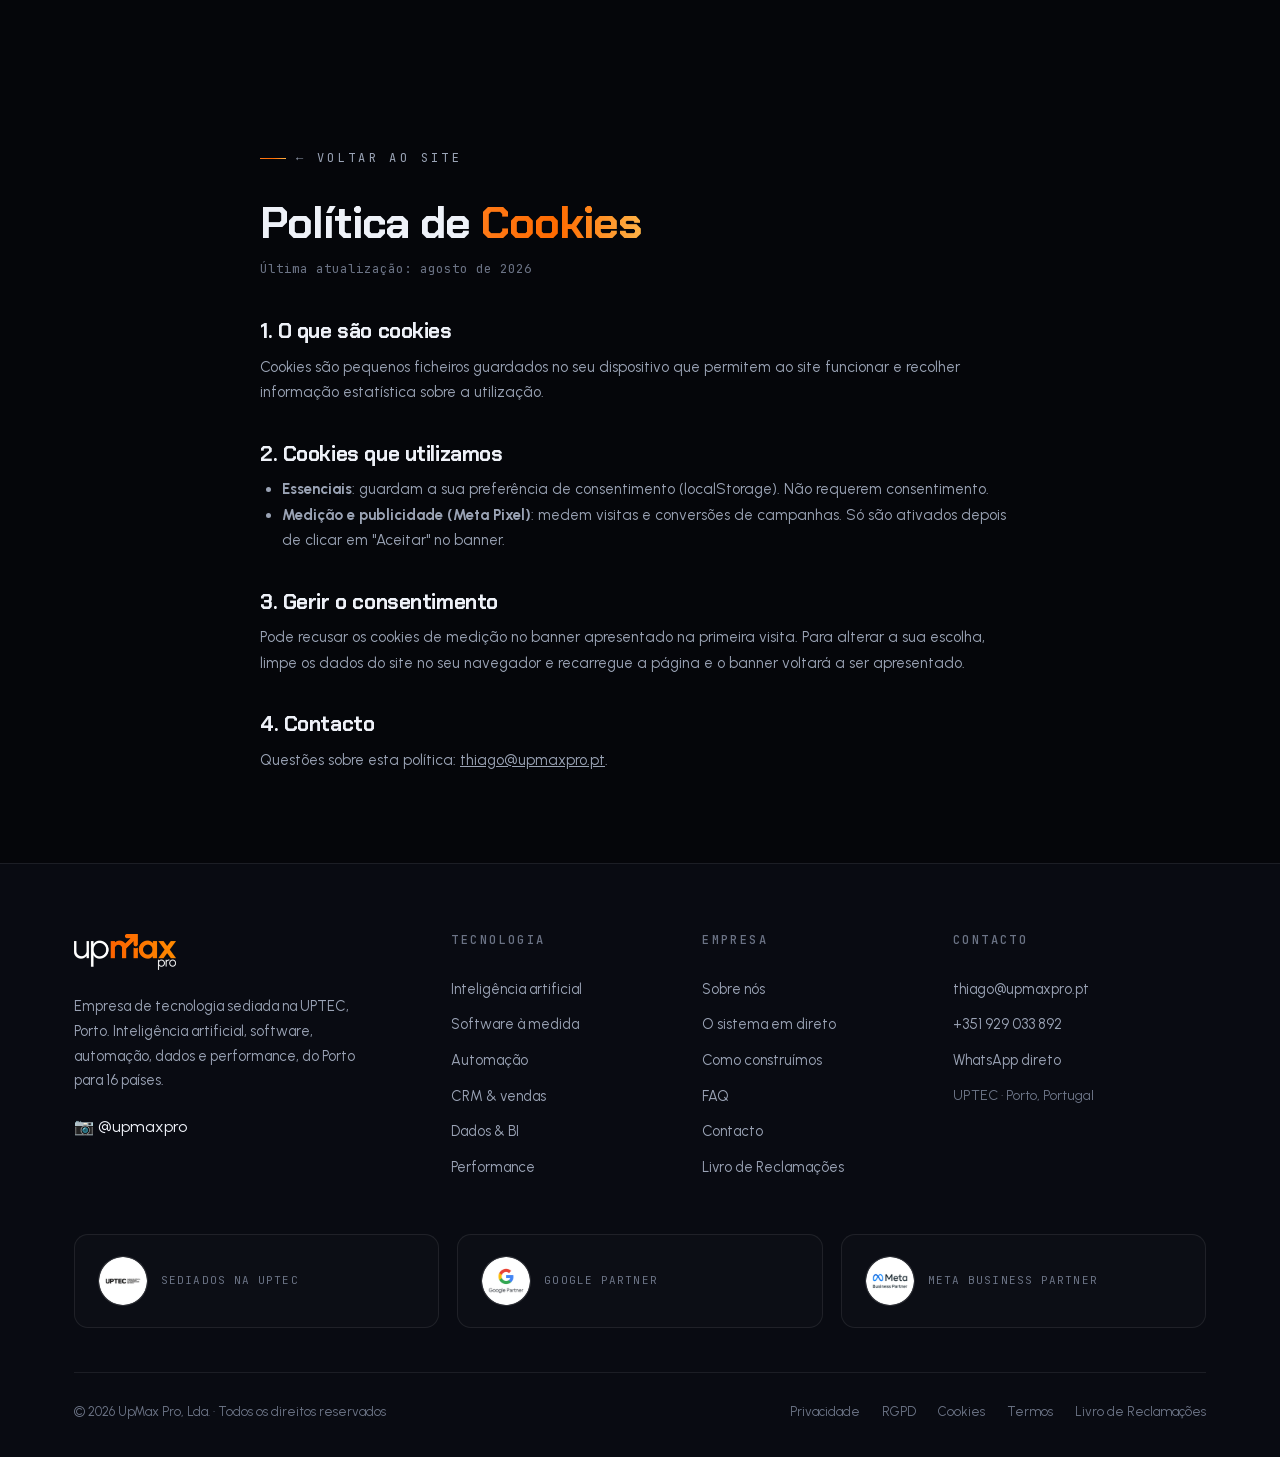
<file: cookies/index.html>
<!DOCTYPE html><!--ZEa99Zo0xqskiky75y0Zg--><html lang="pt-PT" class="__variable_171de1 __variable_220eb1 __variable_dd6ea7"><head><meta charSet="utf-8"/><meta name="viewport" content="width=device-width, initial-scale=1"/><link rel="preload" href="/_next/static/media/29e4af7482351bce-s.p.woff2" as="font" crossorigin="" type="font/woff2"/><link rel="preload" href="/_next/static/media/680d078f20ab2e33-s.p.woff2" as="font" crossorigin="" type="font/woff2"/><link rel="preload" href="/_next/static/media/84f090e3b62fb9e3-s.p.woff2" as="font" crossorigin="" type="font/woff2"/><link rel="preload" href="/_next/static/media/939c4f875ee75fbb-s.p.woff2" as="font" crossorigin="" type="font/woff2"/><link rel="preload" href="/_next/static/media/a22b1dc24103c00d-s.p.woff2" as="font" crossorigin="" type="font/woff2"/><link rel="preload" href="/_next/static/media/bb3ef058b751a6ad-s.p.woff2" as="font" crossorigin="" type="font/woff2"/><link rel="preload" href="/_next/static/media/e6fd32ec5acdd27d-s.p.woff2" as="font" crossorigin="" type="font/woff2"/><link rel="preload" href="/_next/static/media/f6d84cc3be9d6158-s.p.woff2" as="font" crossorigin="" type="font/woff2"/><link rel="preload" as="image" href="/logo.png"/><link rel="preload" as="image" href="/badge-uptec.png"/><link rel="preload" as="image" href="/badge-google.png"/><link rel="preload" as="image" href="/badge-meta.png"/><link rel="stylesheet" href="/_next/static/css/a8b8a03b88cb8173.css" data-precedence="next"/><link rel="stylesheet" href="/_next/static/css/37802e354042ec99.css" data-precedence="next"/><link rel="preload" as="script" fetchPriority="low" href="/_next/static/chunks/webpack-ab0f5635f34af2ac.js"/><script src="/_next/static/chunks/4bd1b696-c023c6e3521b1417.js" async=""></script><script src="/_next/static/chunks/255-9d0d2ba8fe9ae3d9.js" async=""></script><script src="/_next/static/chunks/main-app-77570149ba41b1ed.js" async=""></script><meta name="next-size-adjust" content=""/><title>Política de Cookies · UpMax Pro</title><meta name="description" content="Empresa de tecnologia sediada na UPTEC, Porto: inteligência artificial, software à medida, automação, CRM, dados e marketing de performance. €15M+ geridos em anúncios, projetos em 16 países."/><meta name="keywords" content="automação,inteligência artificial,CRM,tráfego pago,sites,Porto,marketing digital"/><link rel="canonical" href="https://upmaxpro.pt/"/><meta property="og:title" content="UpMax Pro · Tecnologia, IA e Sistemas para Empresas"/><meta property="og:description" content="IA, software à medida, automação, CRM e dados, do Porto para 16 países. Sediada na UPTEC."/><meta property="og:url" content="https://upmaxpro.pt/"/><meta property="og:locale" content="pt_PT"/><meta property="og:image" content="https://upmaxpro.pt/og-image.png"/><meta property="og:image:width" content="1200"/><meta property="og:image:height" content="630"/><meta property="og:image:alt" content="UpMax Pro"/><meta property="og:type" content="website"/><meta name="twitter:card" content="summary_large_image"/><meta name="twitter:title" content="UpMax Pro · Tecnologia, IA e Sistemas para Empresas"/><meta name="twitter:description" content="IA, software à medida, automação, CRM e dados, do Porto para 16 países. Sediada na UPTEC."/><meta name="twitter:image" content="https://upmaxpro.pt/og-image.png"/><meta name="twitter:image:width" content="1200"/><meta name="twitter:image:height" content="630"/><meta name="twitter:image:alt" content="UpMax Pro"/><link rel="icon" href="/favicon.png"/><script src="/_next/static/chunks/polyfills-42372ed130431b0a.js" noModule=""></script></head><body><div hidden=""><!--$--><!--/$--></div><script type="application/ld+json">{"@context":"https://schema.org","@type":"ProfessionalService","name":"UpMax Pro","url":"https://upmaxpro.pt","email":"thiago@upmaxpro.pt","telephone":"+351929033892","description":"Empresa de tecnologia: inteligência artificial, software à medida, automação, CRM, dados e marketing de performance para empresas em 16 países.","address":{"@type":"PostalAddress","addressLocality":"Porto","addressCountry":"PT","streetAddress":"UPTEC, Universidade do Porto"},"sameAs":["https://www.instagram.com/upmaxpro/"],"areaServed":["PT","BR"]}</script><main class="container legal-page"><a href="/" class="kicker" style="margin-bottom:30px;display:inline-flex">← Voltar ao site</a><h1>Política de <span class="grad-text">Cookies</span></h1><p class="updated">Última atualização: agosto de 2026</p><h2>1. O que são cookies</h2><p>Cookies são pequenos ficheiros guardados no seu dispositivo que permitem ao site funcionar e recolher informação estatística sobre a utilização.</p><h2>2. Cookies que utilizamos</h2><ul><li><strong>Essenciais</strong>: guardam a sua preferência de consentimento (localStorage). Não requerem consentimento.</li><li><strong>Medição e publicidade (Meta Pixel)</strong>: medem visitas e conversões de campanhas. Só são ativados depois de clicar em &quot;Aceitar&quot; no banner.</li></ul><h2>3. Gerir o consentimento</h2><p>Pode recusar os cookies de medição no banner apresentado na primeira visita. Para alterar a sua escolha, limpe os dados do site no seu navegador e recarregue a página e o banner voltará a ser apresentado.</p><h2>4. Contacto</h2><p>Questões sobre esta política: <a href="mailto:thiago@upmaxpro.pt" style="text-decoration:underline">thiago@upmaxpro.pt</a>.</p></main><footer class="footer"><div class="container"><div class="footer-grid"><div class="footer-brand"><div class="nav-logo"><img src="/logo.png" alt="UpMax Pro"/></div><p>Empresa de tecnologia sediada na UPTEC, Porto. Inteligência artificial, software, automação, dados e performance, do Porto para 16 países.</p><a href="https://www.instagram.com/upmaxpro/" target="_blank" rel="noopener noreferrer">📷 @upmaxpro</a></div><div class="footer-col"><h4>Tecnologia</h4><a href="/#servicos">Inteligência artificial</a><a href="/#servicos">Software à medida</a><a href="/#servicos">Automação</a><a href="/#servicos">CRM &amp; vendas</a><a href="/#servicos">Dados &amp; BI</a><a href="/#servicos">Performance</a></div><div class="footer-col"><h4>Empresa</h4><a href="/#tecnologia">Sobre nós</a><a href="/#sistema">O sistema em direto</a><a href="/#processo">Como construímos</a><a href="/#faq">FAQ</a><a href="https://wa.me/351929033892" target="_blank" rel="noopener noreferrer">Contacto</a><a href="https://www.livroreclamacoes.pt/" target="_blank" rel="noopener noreferrer">Livro de Reclamações</a></div><div class="footer-col"><h4>Contacto</h4><a href="mailto:thiago@upmaxpro.pt">thiago@upmaxpro.pt</a><a href="tel:+351929033892">+351 929 033 892</a><a href="https://wa.me/351929033892" target="_blank" rel="noopener noreferrer">WhatsApp direto</a><span style="color:var(--text-faint);font-size:14px">UPTEC · Porto, Portugal</span></div></div><div class="footer-creds"><div class="cred"><img class="cred-badge" src="/badge-uptec.png" alt="UPTEC · Parque de Ciência e Tecnologia"/><span class="cred-sub">Sediados na UPTEC</span></div><div class="cred"><img class="cred-badge" src="/badge-google.png" alt="Google Partner"/><span class="cred-sub">Google Partner</span></div><div class="cred"><img class="cred-badge" src="/badge-meta.png" alt="Meta Business Partner"/><span class="cred-sub">Meta Business Partner</span></div></div><div class="footer-bottom"><span>© <!-- -->2026<!-- --> UpMax Pro, Lda. · Todos os direitos reservados</span><div class="footer-legal"><a href="/privacidade/">Privacidade</a><a href="/rgpd/">RGPD</a><a href="/cookies/">Cookies</a><a href="/termos/">Termos</a><a href="https://www.livroreclamacoes.pt/" target="_blank" rel="noopener noreferrer">Livro de Reclamações</a></div></div></div></footer><!--$--><!--/$--><script src="/_next/static/chunks/webpack-ab0f5635f34af2ac.js" id="_R_" async=""></script><script>(self.__next_f=self.__next_f||[]).push([0])</script><script>self.__next_f.push([1,"1:\"$Sreact.fragment\"\n2:I[9766,[],\"\"]\n3:I[8924,[],\"\"]\n8:I[7150,[],\"\"]\n:HL[\"/_next/static/media/29e4af7482351bce-s.p.woff2\",\"font\",{\"crossOrigin\":\"\",\"type\":\"font/woff2\"}]\n:HL[\"/_next/static/media/680d078f20ab2e33-s.p.woff2\",\"font\",{\"crossOrigin\":\"\",\"type\":\"font/woff2\"}]\n:HL[\"/_next/static/media/84f090e3b62fb9e3-s.p.woff2\",\"font\",{\"crossOrigin\":\"\",\"type\":\"font/woff2\"}]\n:HL[\"/_next/static/media/939c4f875ee75fbb-s.p.woff2\",\"font\",{\"crossOrigin\":\"\",\"type\":\"font/woff2\"}]\n:HL[\"/_next/static/media/a22b1dc24103c00d-s.p.woff2\",\"font\",{\"crossOrigin\":\"\",\"type\":\"font/woff2\"}]\n:HL[\"/_next/static/media/bb3ef058b751a6ad-s.p.woff2\",\"font\",{\"crossOrigin\":\"\",\"type\":\"font/woff2\"}]\n:HL[\"/_next/static/media/e6fd32ec5acdd27d-s.p.woff2\",\"font\",{\"crossOrigin\":\"\",\"type\":\"font/woff2\"}]\n:HL[\"/_next/static/media/f6d84cc3be9d6158-s.p.woff2\",\"font\",{\"crossOrigin\":\"\",\"type\":\"font/woff2\"}]\n:HL[\"/_next/static/css/a8b8a03b88cb8173.css\",\"style\"]\n:HL[\"/_next/static/css/37802e354042ec99.css\",\"style\"]\n"])</script><script>self.__next_f.push([1,"0:{\"P\":null,\"b\":\"ZEa99Zo0xqskiky75y0Zg\",\"p\":\"\",\"c\":[\"\",\"cookies\",\"\"],\"i\":false,\"f\":[[[\"\",{\"children\":[\"cookies\",{\"children\":[\"__PAGE__\",{}]}]},\"$undefined\",\"$undefined\",true],[\"\",[\"$\",\"$1\",\"c\",{\"children\":[[[\"$\",\"link\",\"0\",{\"rel\":\"stylesheet\",\"href\":\"/_next/static/css/a8b8a03b88cb8173.css\",\"precedence\":\"next\",\"crossOrigin\":\"$undefined\",\"nonce\":\"$undefined\"}],[\"$\",\"link\",\"1\",{\"rel\":\"stylesheet\",\"href\":\"/_next/static/css/37802e354042ec99.css\",\"precedence\":\"next\",\"crossOrigin\":\"$undefined\",\"nonce\":\"$undefined\"}]],[\"$\",\"html\",null,{\"lang\":\"pt-PT\",\"className\":\"__variable_171de1 __variable_220eb1 __variable_dd6ea7\",\"children\":[\"$\",\"body\",null,{\"children\":[[\"$\",\"script\",null,{\"type\":\"application/ld+json\",\"dangerouslySetInnerHTML\":{\"__html\":\"{\\\"@context\\\":\\\"https://schema.org\\\",\\\"@type\\\":\\\"ProfessionalService\\\",\\\"name\\\":\\\"UpMax Pro\\\",\\\"url\\\":\\\"https://upmaxpro.pt\\\",\\\"email\\\":\\\"thiago@upmaxpro.pt\\\",\\\"telephone\\\":\\\"+351929033892\\\",\\\"description\\\":\\\"Empresa de tecnologia: inteligência artificial, software à medida, automação, CRM, dados e marketing de performance para empresas em 16 países.\\\",\\\"address\\\":{\\\"@type\\\":\\\"PostalAddress\\\",\\\"addressLocality\\\":\\\"Porto\\\",\\\"addressCountry\\\":\\\"PT\\\",\\\"streetAddress\\\":\\\"UPTEC, Universidade do Porto\\\"},\\\"sameAs\\\":[\\\"https://www.instagram.com/upmaxpro/\\\"],\\\"areaServed\\\":[\\\"PT\\\",\\\"BR\\\"]}\"}}],[\"$\",\"$L2\",null,{\"parallelRouterKey\":\"children\",\"error\":\"$undefined\",\"errorStyles\":\"$undefined\",\"errorScripts\":\"$undefined\",\"template\":[\"$\",\"$L3\",null,{}],\"templateStyles\":\"$undefined\",\"templateScripts\":\"$undefined\",\"notFound\":[[[\"$\",\"title\",null,{\"children\":\"404: This page could not be found.\"}],[\"$\",\"div\",null,{\"style\":{\"fontFamily\":\"system-ui,\\\"Segoe UI\\\",Roboto,Helvetica,Arial,sans-serif,\\\"Apple Color Emoji\\\",\\\"Segoe UI Emoji\\\"\",\"height\":\"100vh\",\"textAlign\":\"center\",\"display\":\"flex\",\"flexDirection\":\"column\",\"alignItems\":\"center\",\"justifyContent\":\"center\"},\"children\":[\"$\",\"div\",null,{\"children\":[[\"$\",\"style\",null,{\"dangerouslySetInnerHTML\":{\"__html\":\"body{color:#000;background:#fff;margin:0}.next-error-h1{border-right:1px solid rgba(0,0,0,.3)}@media (prefers-color-scheme:dark){body{color:#fff;background:#000}.next-error-h1{border-right:1px solid rgba(255,255,255,.3)}}\"}}],[\"$\",\"h1\",null,{\"className\":\"next-error-h1\",\"style\":{\"display\":\"inline-block\",\"margin\":\"0 20px 0 0\",\"padding\":\"0 23px 0 0\",\"fontSize\":24,\"fontWeight\":500,\"verticalAlign\":\"top\",\"lineHeight\":\"49px\"},\"children\":404}],[\"$\",\"div\",null,{\"style\":{\"display\":\"inline-block\"},\"children\":[\"$\",\"h2\",null,{\"style\":{\"fontSize\":14,\"fontWeight\":400,\"lineHeight\":\"49px\",\"margin\":0},\"children\":\"This page could not be found.\"}]}]]}]}]],[]],\"forbidden\":\"$undefined\",\"unauthorized\":\"$undefined\"}]]}]}]]}],{\"children\":[\"cookies\",[\"$\",\"$1\",\"c\",{\"children\":[null,[\"$\",\"$L2\",null,{\"parallelRouterKey\":\"children\",\"error\":\"$undefined\",\"errorStyles\":\"$undefined\",\"errorScripts\":\"$undefined\",\"template\":[\"$\",\"$L3\",null,{}],\"templateStyles\":\"$undefined\",\"templateScripts\":\"$undefined\",\"notFound\":\"$undefined\",\"forbidden\":\"$undefined\",\"unauthorized\":\"$undefined\"}]]}],{\"children\":[\"__PAGE__\",[\"$\",\"$1\",\"c\",{\"children\":[[[\"$\",\"main\",null,{\"className\":\"container legal-page\",\"children\":[[\"$\",\"a\",null,{\"href\":\"/\",\"className\":\"kicker\",\"style\":{\"marginBottom\":30,\"display\":\"inline-flex\"},\"children\":\"← Voltar ao site\"}],[\"$\",\"h1\",null,{\"children\":[\"Política de \",[\"$\",\"span\",null,{\"className\":\"grad-text\",\"children\":\"Cookies\"}]]}],[\"$\",\"p\",null,{\"className\":\"updated\",\"children\":\"Última atualização: agosto de 2026\"}],[\"$\",\"h2\",null,{\"children\":\"1. O que são cookies\"}],[\"$\",\"p\",null,{\"children\":\"Cookies são pequenos ficheiros guardados no seu dispositivo que permitem ao site funcionar e recolher informação estatística sobre a utilização.\"}],[\"$\",\"h2\",null,{\"children\":\"2. Cookies que utilizamos\"}],[\"$\",\"ul\",null,{\"children\":[[\"$\",\"li\",null,{\"children\":[[\"$\",\"strong\",null,{\"children\":\"Essenciais\"}],\": guardam a sua preferência de consentimento (localStorage). Não requerem consentimento.\"]}],[\"$\",\"li\",null,{\"children\":[[\"$\",\"strong\",null,{\"children\":\"Medição e publicidade (Meta Pixel)\"}],\": medem visitas e conversões de campanhas. Só são ativados depois de clicar em \\\"Aceitar\\\" no banner.\"]}]]}],[\"$\",\"h2\",null,{\"children\":\"3. Gerir o consentimento\"}],[\"$\",\"p\",null,{\"children\":\"Pode recusar os cookies de medição no banner apresentado na primeira visita. Para alterar a sua escolha, limpe os dados do site no seu navegador e recarregue a página e o banner voltará a ser apresentado.\"}],[\"$\",\"h2\",null,{\"children\":\"4. Contacto\"}],\"$L4\"]}],\"$L5\"],null,\"$L6\"]}],{},null,false]},null,false]},null,false],\"$L7\",false]],\"m\":\"$undefined\",\"G\":[\"$8\",[]],\"s\":false,\"S\":true}\n"])</script><script>self.__next_f.push([1,"9:I[4431,[],\"OutletBoundary\"]\nb:I[5278,[],\"AsyncMetadataOutlet\"]\nd:I[4431,[],\"ViewportBoundary\"]\nf:I[4431,[],\"MetadataBoundary\"]\n10:\"$Sreact.suspense\"\n4:[\"$\",\"p\",null,{\"children\":[\"Questões sobre esta política: \",[\"$\",\"a\",null,{\"href\":\"mailto:thiago@upmaxpro.pt\",\"style\":{\"textDecoration\":\"underline\"},\"children\":\"thiago@upmaxpro.pt\"}],\".\"]}]\n"])</script><script>self.__next_f.push([1,"5:[\"$\",\"footer\",null,{\"className\":\"footer\",\"children\":[\"$\",\"div\",null,{\"className\":\"container\",\"children\":[[\"$\",\"div\",null,{\"className\":\"footer-grid\",\"children\":[[\"$\",\"div\",null,{\"className\":\"footer-brand\",\"children\":[[\"$\",\"div\",null,{\"className\":\"nav-logo\",\"children\":[\"$\",\"img\",null,{\"src\":\"/logo.png\",\"alt\":\"UpMax Pro\"}]}],[\"$\",\"p\",null,{\"children\":\"Empresa de tecnologia sediada na UPTEC, Porto. Inteligência artificial, software, automação, dados e performance, do Porto para 16 países.\"}],[\"$\",\"a\",null,{\"href\":\"https://www.instagram.com/upmaxpro/\",\"target\":\"_blank\",\"rel\":\"noopener noreferrer\",\"children\":\"📷 @upmaxpro\"}]]}],[\"$\",\"div\",null,{\"className\":\"footer-col\",\"children\":[[\"$\",\"h4\",null,{\"children\":\"Tecnologia\"}],[\"$\",\"a\",null,{\"href\":\"/#servicos\",\"children\":\"Inteligência artificial\"}],[\"$\",\"a\",null,{\"href\":\"/#servicos\",\"children\":\"Software à medida\"}],[\"$\",\"a\",null,{\"href\":\"/#servicos\",\"children\":\"Automação\"}],[\"$\",\"a\",null,{\"href\":\"/#servicos\",\"children\":\"CRM \u0026 vendas\"}],[\"$\",\"a\",null,{\"href\":\"/#servicos\",\"children\":\"Dados \u0026 BI\"}],[\"$\",\"a\",null,{\"href\":\"/#servicos\",\"children\":\"Performance\"}]]}],[\"$\",\"div\",null,{\"className\":\"footer-col\",\"children\":[[\"$\",\"h4\",null,{\"children\":\"Empresa\"}],[\"$\",\"a\",null,{\"href\":\"/#tecnologia\",\"children\":\"Sobre nós\"}],[\"$\",\"a\",null,{\"href\":\"/#sistema\",\"children\":\"O sistema em direto\"}],[\"$\",\"a\",null,{\"href\":\"/#processo\",\"children\":\"Como construímos\"}],[\"$\",\"a\",null,{\"href\":\"/#faq\",\"children\":\"FAQ\"}],[\"$\",\"a\",null,{\"href\":\"https://wa.me/351929033892\",\"target\":\"_blank\",\"rel\":\"noopener noreferrer\",\"children\":\"Contacto\"}],[\"$\",\"a\",null,{\"href\":\"https://www.livroreclamacoes.pt/\",\"target\":\"_blank\",\"rel\":\"noopener noreferrer\",\"children\":\"Livro de Reclamações\"}]]}],[\"$\",\"div\",null,{\"className\":\"footer-col\",\"children\":[[\"$\",\"h4\",null,{\"children\":\"Contacto\"}],[\"$\",\"a\",null,{\"href\":\"mailto:thiago@upmaxpro.pt\",\"children\":\"thiago@upmaxpro.pt\"}],[\"$\",\"a\",null,{\"href\":\"tel:+351929033892\",\"children\":\"+351 929 033 892\"}],[\"$\",\"a\",null,{\"href\":\"https://wa.me/351929033892\",\"target\":\"_blank\",\"rel\":\"noopener noreferrer\",\"children\":\"WhatsApp direto\"}],[\"$\",\"span\",null,{\"style\":{\"color\":\"var(--text-faint)\",\"fontSize\":14},\"children\":\"UPTEC · Porto, Portugal\"}]]}]]}],[\"$\",\"div\",null,{\"className\":\"footer-creds\",\"children\":[[\"$\",\"div\",null,{\"className\":\"cred\",\"children\":[[\"$\",\"img\",null,{\"className\":\"cred-badge\",\"src\":\"/badge-uptec.png\",\"alt\":\"UPTEC · Parque de Ciência e Tecnologia\"}],[\"$\",\"span\",null,{\"className\":\"cred-sub\",\"children\":\"Sediados na UPTEC\"}]]}],[\"$\",\"div\",null,{\"className\":\"cred\",\"children\":[[\"$\",\"img\",null,{\"className\":\"cred-badge\",\"src\":\"/badge-google.png\",\"alt\":\"Google Partner\"}],[\"$\",\"span\",null,{\"className\":\"cred-sub\",\"children\":\"Google Partner\"}]]}],[\"$\",\"div\",null,{\"className\":\"cred\",\"children\":[[\"$\",\"img\",null,{\"className\":\"cred-badge\",\"src\":\"/badge-meta.png\",\"alt\":\"Meta Business Partner\"}],[\"$\",\"span\",null,{\"className\":\"cred-sub\",\"children\":\"Meta Business Partner\"}]]}]]}],[\"$\",\"div\",null,{\"className\":\"footer-bottom\",\"children\":[[\"$\",\"span\",null,{\"children\":[\"© \",2026,\" UpMax Pro, Lda. · Todos os direitos reservados\"]}],[\"$\",\"div\",null,{\"className\":\"footer-legal\",\"children\":[[\"$\",\"a\",null,{\"href\":\"/privacidade/\",\"children\":\"Privacidade\"}],[\"$\",\"a\",null,{\"href\":\"/rgpd/\",\"children\":\"RGPD\"}],[\"$\",\"a\",null,{\"href\":\"/cookies/\",\"children\":\"Cookies\"}],[\"$\",\"a\",null,{\"href\":\"/termos/\",\"children\":\"Termos\"}],[\"$\",\"a\",null,{\"href\":\"https://www.livroreclamacoes.pt/\",\"target\":\"_blank\",\"rel\":\"noopener noreferrer\",\"children\":\"Livro de Reclamações\"}]]}]]}]]}]}]\n"])</script><script>self.__next_f.push([1,"6:[\"$\",\"$L9\",null,{\"children\":[\"$La\",[\"$\",\"$Lb\",null,{\"promise\":\"$@c\"}]]}]\n7:[\"$\",\"$1\",\"h\",{\"children\":[null,[[\"$\",\"$Ld\",null,{\"children\":\"$Le\"}],[\"$\",\"meta\",null,{\"name\":\"next-size-adjust\",\"content\":\"\"}]],[\"$\",\"$Lf\",null,{\"children\":[\"$\",\"div\",null,{\"hidden\":true,\"children\":[\"$\",\"$10\",null,{\"fallback\":null,\"children\":\"$L11\"}]}]}]]}]\n"])</script><script>self.__next_f.push([1,"e:[[\"$\",\"meta\",\"0\",{\"charSet\":\"utf-8\"}],[\"$\",\"meta\",\"1\",{\"name\":\"viewport\",\"content\":\"width=device-width, initial-scale=1\"}]]\na:null\n"])</script><script>self.__next_f.push([1,"12:I[622,[],\"IconMark\"]\n"])</script><script>self.__next_f.push([1,"c:{\"metadata\":[[\"$\",\"title\",\"0\",{\"children\":\"Política de Cookies · UpMax Pro\"}],[\"$\",\"meta\",\"1\",{\"name\":\"description\",\"content\":\"Empresa de tecnologia sediada na UPTEC, Porto: inteligência artificial, software à medida, automação, CRM, dados e marketing de performance. €15M+ geridos em anúncios, projetos em 16 países.\"}],[\"$\",\"meta\",\"2\",{\"name\":\"keywords\",\"content\":\"automação,inteligência artificial,CRM,tráfego pago,sites,Porto,marketing digital\"}],[\"$\",\"link\",\"3\",{\"rel\":\"canonical\",\"href\":\"https://upmaxpro.pt/\"}],[\"$\",\"meta\",\"4\",{\"property\":\"og:title\",\"content\":\"UpMax Pro · Tecnologia, IA e Sistemas para Empresas\"}],[\"$\",\"meta\",\"5\",{\"property\":\"og:description\",\"content\":\"IA, software à medida, automação, CRM e dados, do Porto para 16 países. Sediada na UPTEC.\"}],[\"$\",\"meta\",\"6\",{\"property\":\"og:url\",\"content\":\"https://upmaxpro.pt/\"}],[\"$\",\"meta\",\"7\",{\"property\":\"og:locale\",\"content\":\"pt_PT\"}],[\"$\",\"meta\",\"8\",{\"property\":\"og:image\",\"content\":\"https://upmaxpro.pt/og-image.png\"}],[\"$\",\"meta\",\"9\",{\"property\":\"og:image:width\",\"content\":\"1200\"}],[\"$\",\"meta\",\"10\",{\"property\":\"og:image:height\",\"content\":\"630\"}],[\"$\",\"meta\",\"11\",{\"property\":\"og:image:alt\",\"content\":\"UpMax Pro\"}],[\"$\",\"meta\",\"12\",{\"property\":\"og:type\",\"content\":\"website\"}],[\"$\",\"meta\",\"13\",{\"name\":\"twitter:card\",\"content\":\"summary_large_image\"}],[\"$\",\"meta\",\"14\",{\"name\":\"twitter:title\",\"content\":\"UpMax Pro · Tecnologia, IA e Sistemas para Empresas\"}],[\"$\",\"meta\",\"15\",{\"name\":\"twitter:description\",\"content\":\"IA, software à medida, automação, CRM e dados, do Porto para 16 países. Sediada na UPTEC.\"}],[\"$\",\"meta\",\"16\",{\"name\":\"twitter:image\",\"content\":\"https://upmaxpro.pt/og-image.png\"}],[\"$\",\"meta\",\"17\",{\"name\":\"twitter:image:width\",\"content\":\"1200\"}],[\"$\",\"meta\",\"18\",{\"name\":\"twitter:image:height\",\"content\":\"630\"}],[\"$\",\"meta\",\"19\",{\"name\":\"twitter:image:alt\",\"content\":\"UpMax Pro\"}],[\"$\",\"link\",\"20\",{\"rel\":\"icon\",\"href\":\"/favicon.png\"}],[\"$\",\"$L12\",\"21\",{}]],\"error\":null,\"digest\":\"$undefined\"}\n"])</script><script>self.__next_f.push([1,"11:\"$c:metadata\"\n"])</script></body></html>
</file>
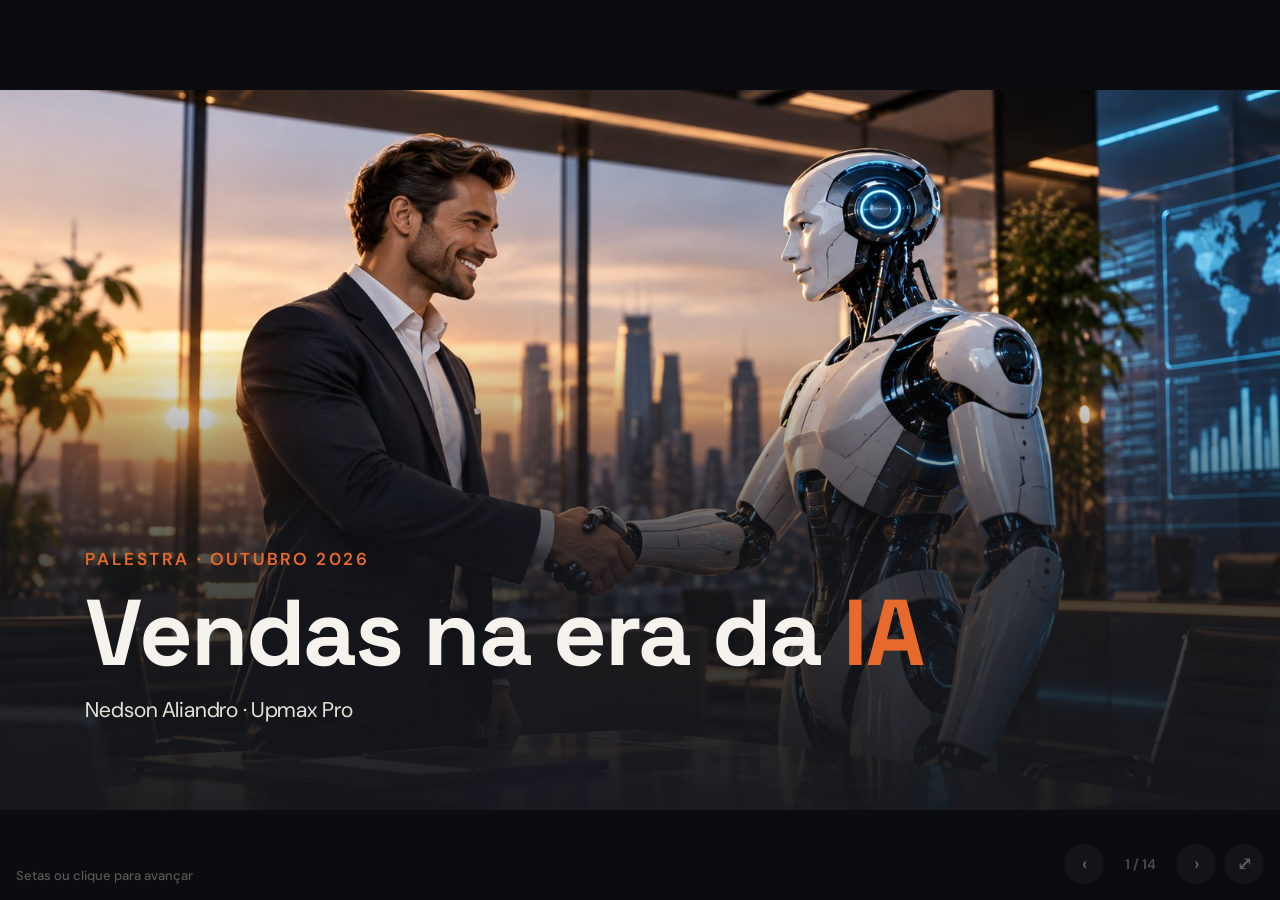
<file: palestra/index.html>
<!doctype html>
<html lang="pt-PT">
<head>
<meta charset="utf-8">
<meta name="viewport" content="width=device-width, initial-scale=1">
<title>Vendas na Era da IA · Nedson Aliandro</title>
<meta name="description" content="Palestra de Nedson Aliandro (Upmax Pro) sobre aquisição de clientes, agentes de IA e sites na era da IA.">
<link rel="stylesheet" href="https://fonts.googleapis.com/css2?family=Space+Grotesk:wght@500;700&family=DM+Sans:wght@400;600;700&display=swap">
<style>
html,body{margin:0;height:100%;background:#0b0c0f;overflow:hidden;font-family:'DM Sans',Arial,sans-serif}
#viewport{position:fixed;inset:0;display:flex;align-items:center;justify-content:center}
#stage{position:relative;width:1920px;height:1080px;transform-origin:center center;flex:none}
#stage section{position:absolute;left:0;top:0;width:1920px;height:1080px;box-sizing:border-box;overflow:hidden;opacity:0;visibility:hidden;transition:opacity .45s ease,visibility .45s}
#stage section.on{opacity:1;visibility:visible}
#stage section *{box-sizing:border-box}
#stage h1,#stage h2,#stage h3,#stage p{margin:0}
#stage h1{font-size:96px;font-weight:600;line-height:1.1}
#stage h2{font-size:64px;font-weight:600;line-height:1.15}
#stage h3{font-size:44px;font-weight:600;line-height:1.2}
#stage p{font-size:32px;line-height:1.4}
#stage img,#stage video{display:block;object-fit:cover;max-width:none}
#stage svg{flex:none}
x-icon,x-shape{display:block;flex:none}
#stage a{color:inherit;text-decoration:underline;text-underline-offset:5px;text-decoration-thickness:2px}
x-icon svg,x-shape svg{width:100%;height:100%;display:block}
x-connector{display:block}
.ctl{position:fixed;bottom:16px;right:16px;display:flex;gap:8px;align-items:center;z-index:5;font:600 14px 'DM Sans',Arial,sans-serif;color:#C9C4BB;opacity:.35;transition:opacity .2s}
.ctl:hover,.ctl:focus-within{opacity:1}
.ctl button{all:unset;cursor:pointer;width:40px;height:40px;border-radius:50%;background:#22252C;color:#F6F3EE;display:grid;place-items:center;font-size:18px}
.ctl button:focus-visible{outline:2px solid #E8692C}
.ctl span{font-variant-numeric:tabular-nums;min-width:56px;text-align:center}
.hint{position:fixed;left:16px;bottom:16px;font:500 13px 'DM Sans',Arial,sans-serif;color:#8C8A85;opacity:.6}
@media (prefers-reduced-motion:reduce){#stage section{transition:none}}
</style>
</head>
<body>
<div id="viewport"><div id="stage"><section id="cover" data-transition="fade" style="background:#15171C;color:#F6F3EE;font-family:'DM Sans', Arial, sans-serif;padding:128px;display:flex;flex-direction:column;justify-content:end;gap:24px">
<img src="assets/capa.jpg" alt="Empresário a apertar a mão a um robô num escritório ao pôr do sol" style="position:absolute;left:0px;top:0px;width:1920px;height:1080px;object-fit:cover">
<div style="position:absolute;left:0px;top:0px;width:1920px;height:1080px;background:linear-gradient(to top, rgba(21,23,28,0.96) 0%, rgba(21,23,28,0.75) 35%, rgba(21,23,28,0) 65%)"></div>
<p style="font-size:26px;letter-spacing:4px;text-transform:uppercase;color:#E8692C;font-weight:600">Palestra · Outubro 2026</p>
<h1 style="font-family:'Space Grotesk', Arial, sans-serif;font-size:140px;font-weight:700;line-height:0.98;letter-spacing:-3px">Vendas na era da <span style="color:#E8692C">IA</span></h1>
<p style="font-size:32px;color:#E6E1D8">Nedson Aliandro · Upmax Pro</p>

</section>
<section id="sobre" data-transition="fade" style="background:#0e0f13">
  <img src="assets/retrato.jpg" alt="Retrato de Nedson Aliandro de blazer azul, com um portátil debaixo do braço" style="position:absolute; top:50%; left:1223.67px; width:715.12px; height:1154.24px; transform:translateY(-50%)">
  <div id="p5f5bf91b7a19r0-fbb1085a" style="position:absolute; top:128px; left:128px; width:1060px; height:320px; display:flex; flex-direction:column; gap:16px">
    <p style="font-family:'DM Sans', Arial, sans-serif; font-size:26px; font-weight:600; letter-spacing:4px; text-transform:uppercase; color:#e8692c">Quem sou</p>
    <h2 style="font-family:'Space Grotesk', Arial, sans-serif; font-size:96px; font-weight:700; line-height:1.05; color:#f6f3ee">Nedson Aliandro</h2>
    <p style="font-family:'DM Sans', Arial, sans-serif; font-size:32px; color:#c9c4bb">Brasileiro / uruguaio · Casado · A viver em Ponte de Lima</p>
    <p style="font-family:'DM Sans', Arial, sans-serif; font-size:28px; line-height:1.4; color:#c9c4bb">Ex-sargento do Exército Brasileiro · Formado em Educação Física · Web designer desde 2008, há 18 anos</p>
  </div>
  <div id="p5f5bf91b7a19r2-fbb1085a" style="position:absolute; top:775px; left:128px; width:1060px; height:177px; display:grid; gap:32px; grid-template-columns:1fr 1fr 1fr">
    <div style="display:flex; flex-direction:column; gap:12px; padding:32px 0 0; border-top:4px solid #e8692c">
      <p style="font-family:'Space Grotesk', Arial, sans-serif; font-size:56px; font-weight:700; line-height:1; color:#f6f3ee">1,5 M€</p>
      <p style="font-family:'DM Sans', Arial, sans-serif; font-size:26px; line-height:1.4; color:#c9c4bb">geridos em anúncios em Portugal</p>
    </div>
    <div style="display:flex; flex-direction:column; gap:12px; padding:32px 0 0; border-top:4px solid #e8692c">
      <p style="font-family:'Space Grotesk', Arial, sans-serif; font-size:56px; font-weight:700; line-height:1; color:#f6f3ee">6 lojas</p>
      <p style="font-family:'DM Sans', Arial, sans-serif; font-size:26px; line-height:1.4; color:#c9c4bb">online em dropshipping: Europa, EUA e Canadá</p>
    </div>
    <div style="display:flex; flex-direction:column; gap:12px; padding:32px 0 0; border-top:4px solid #e8692c">
      <p style="font-family:'Space Grotesk', Arial, sans-serif; font-size:56px; font-weight:700; line-height:1; color:#f6f3ee">Upmax Pro</p>
      <p style="font-family:'DM Sans', Arial, sans-serif; font-size:26px; line-height:1.4; color:#c9c4bb">Fundador · UPTEC Porto · Google e Meta Partner</p>
    </div>
  </div>
  <img src="assets/qr-upmaxpro.png" alt="QR code para upmaxpro.pt" id="p5f5bf91b7a19r1_0-fbb1085a" style="position:absolute; top:975.2px; left:959.71px; width:85.55px; height:81.1px; border-radius:12px; object-fit:contain">
  
</section>
<section id="confianca" data-transition="fade" style="background:#15171C;color:#F6F3EE;font-family:'DM Sans', Arial, sans-serif;padding:96px 128px;display:flex;flex-direction:column;gap:28px">
<div style="display:flex;flex-direction:column;gap:8px">
<p style="font-size:26px;letter-spacing:4px;text-transform:uppercase;color:#E8692C;font-weight:600">Confiança</p>
<h2 style="font-family:'Space Grotesk', Arial, sans-serif;font-size:88px;font-weight:700;line-height:1.02">“Não confio na IA.”</h2>
<p style="font-size:30px;color:#C9C4BB">O problema não é não saber usar. É não confiar.</p>
</div>
<div style="display:flex;gap:48px;flex:1">
<div style="width:1010px;flex:none;display:flex;flex-direction:column;gap:18px">
<p style="font-size:30px;color:#C9C4BB;font-weight:600">Mas…</p>
<div style="display:flex;gap:20px;align-items:flex-start"><x-icon name="Home" style="color:#E8692C;width:44px;height:44px"></x-icon><div style="display:flex;flex-direction:column;gap:2px"><p style="font-size:32px;font-weight:600">Deixo uma câmara da Amazon filmar a minha casa.</p><p style="font-size:24px;color:#A9A49B">Ring: funcionários tinham acesso aos vídeos dos clientes (FTC, 2023)</p></div></div>
<div style="display:flex;gap:20px;align-items:flex-start"><x-icon name="Chat" style="color:#E8692C;width:44px;height:44px"></x-icon><div style="display:flex;flex-direction:column;gap:2px"><p style="font-size:32px;font-weight:600">Falo à frente da Alexa e da Siri.</p><p style="font-size:24px;color:#A9A49B">Gravações ouvidas por terceiros; a Apple pagou 95 milhões de dólares</p></div></div>
<div style="display:flex;gap:20px;align-items:flex-start"><x-icon name="PaperPlane" style="color:#E8692C;width:44px;height:44px"></x-icon><div style="display:flex;flex-direction:column;gap:2px"><p style="font-size:32px;font-weight:600">Mando os dados da empresa por email.</p><p style="font-size:24px;color:#A9A49B">Faturas, salários e IBAN em anexo, para a contabilidade</p></div></div>
<div style="display:flex;gap:20px;align-items:flex-start"><x-icon name="Key" style="color:#E8692C;width:44px;height:44px"></x-icon><div style="display:flex;flex-direction:column;gap:2px"><p style="font-size:32px;font-weight:600">Confirmo tudo com um código por SMS.</p><p style="font-size:24px;color:#A9A49B">Com uma troca de cartão SIM, os códigos vão para outra pessoa</p></div></div>
<div style="display:flex;gap:20px;align-items:flex-start"><x-icon name="Lock" style="color:#E8692C;width:44px;height:44px"></x-icon><div style="display:flex;flex-direction:column;gap:2px"><p style="font-size:32px;font-weight:600">Falo de negócios no Telegram.</p><p style="font-size:24px;color:#A9A49B">As conversas normais não têm encriptação de ponta a ponta</p></div></div>
</div>
<div style="flex:1;display:flex;flex-direction:column;gap:14px">
<p style="font-size:30px;color:#C9C4BB;font-weight:600">Quem já foi atacado</p>
<div style="background:#22252C;border-radius:16px;padding:18px 22px;display:flex;flex-direction:column;gap:2px"><p style="font-size:28px;font-weight:700">Microsoft · 2023</p><p style="font-size:24px;color:#A9A49B">Emails do governo dos EUA invadidos</p></div>
<div style="background:#22252C;border-radius:16px;padding:18px 22px;display:flex;flex-direction:column;gap:2px"><p style="font-size:28px;font-weight:700">TAP · 2022</p><p style="font-size:24px;color:#A9A49B">Dados de 1,5 milhões de clientes</p></div>
<div style="background:#22252C;border-radius:16px;padding:18px 22px;display:flex;flex-direction:column;gap:2px"><p style="font-size:28px;font-weight:700">Vodafone Portugal · 2022</p><p style="font-size:24px;color:#A9A49B">Rede em baixo no país inteiro</p></div>
<div style="background:#22252C;border-radius:16px;padding:18px 22px;display:flex;flex-direction:column;gap:2px"><p style="font-size:28px;font-weight:700">Facebook · 2021</p><p style="font-size:24px;color:#A9A49B">2,2 milhões de portugueses expostos</p></div>
</div>
</div>
<p style="font-family:'Space Grotesk', Arial, sans-serif;font-size:44px;font-weight:700;line-height:1.15">O risco nunca foi a IA. É usar ferramentas sem regras, <span style="color:#E8692C">dando permissão para tudo.</span></p>

</section>
<section id="aquisicao" data-transition="fade" style="background:#F6F3EE;color:#15171C;font-family:'DM Sans', Arial, sans-serif;padding:112px 128px;display:flex;flex-direction:column;gap:40px">
<div style="display:flex;flex-direction:column;gap:12px">
<p style="font-size:26px;letter-spacing:4px;text-transform:uppercase;color:#C2501A;font-weight:600">Canais de aquisição</p>
<h2 style="font-family:'Space Grotesk', Arial, sans-serif;font-size:72px;font-weight:700;line-height:1.1">Como chegam os clientes em Ponte de Lima?</h2>
</div>
<div style="display:grid;grid-template-columns:1fr 1fr 1fr;gap:32px;flex:1">
<div style="display:flex;flex-direction:column;gap:20px;background:#FFFFFF;border:1px solid #E2DDD4;border-radius:24px;padding:32px">
<img src="assets/passa-palavra.jpg" alt="Senhor numa rua de Ponte de Lima a apontar uma loja a uma jovem" style="width:100%;height:260px;object-fit:cover;border-radius:16px">
<h3 style="font-family:'Space Grotesk', Arial, sans-serif;font-size:44px;font-weight:700">Passa-palavra</h3>
<p style="font-size:28px;line-height:1.35;color:#4A4F57">Cliente quente, mas sem previsibilidade.</p>
<p style="font-size:32px;font-weight:600;color:#C2501A">0 €</p>
</div>
<div style="display:flex;flex-direction:column;gap:20px;background:#FFFFFF;border:1px solid #E2DDD4;border-radius:24px;padding:32px">
<img src="assets/organico.jpg" alt="Três vídeos verticais de uma lojista a mostrar uma camisa: Reels, TikTok e LinkedIn" style="width:100%;height:260px;object-fit:contain;border-radius:16px;background:#F5F2F1">
<h3 style="font-family:'Space Grotesk', Arial, sans-serif;font-size:44px;font-weight:700">Orgânico</h3>
<p style="font-size:28px;line-height:1.35;color:#4A4F57">Ganha quem domina a atenção: <b>gancho, retenção e finalização.</b></p>
<p style="font-size:32px;font-weight:600;color:#C2501A">0 €</p>
<p style="font-size:24px;line-height:1.35;color:#15171C;background:#FCE8D6;border-radius:12px;padding:8px 14px"><b>Poderoso</b></p>
</div>
<div style="display:flex;flex-direction:column;gap:20px;background:#15171C;color:#F6F3EE;border-radius:24px;padding:32px">
<div style="height:260px;border-radius:16px;background:#22252C;display:flex;flex-direction:column;align-items:center;justify-content:center;gap:4px">
<p style="font-family:'Space Grotesk', Arial, sans-serif;font-size:104px;font-weight:700;line-height:1;color:#E8692C">20–25 mil</p>
<p style="font-size:28px;color:#C9C4BB">pessoas alcançadas</p>
</div>
<h3 style="font-family:'Space Grotesk', Arial, sans-serif;font-size:44px;font-weight:700">Meta Ads</h3>
<p style="font-size:28px;line-height:1.35;color:#C9C4BB">Investindo 8–9 € por dia, durante 1 mês, em Ponte de Lima.</p>
<p style="font-size:32px;font-weight:600;color:#E8692C">≈ 255 €/mês</p>
</div>
</div>

</section>
<section id="escala" data-transition="fade" style="background:#F6F3EE;color:#15171C;font-family:'DM Sans', Arial, sans-serif;padding:104px 128px;display:flex;flex-direction:column;gap:40px">
<div style="display:flex;flex-direction:column;gap:12px">
<p style="font-size:26px;letter-spacing:4px;text-transform:uppercase;color:#C2501A;font-weight:600">E à escala do país?</p>
<h2 style="font-family:'Space Grotesk', Arial, sans-serif;font-size:68px;font-weight:700;line-height:1.08">Quanto custa aparecer 2 milhões de vezes em Portugal?</h2>
</div>
<div style="display:flex;flex-direction:column;gap:0px;background:#FFFFFF;border:1px solid #E2DDD4;border-radius:24px;padding:16px 40px 24px">
<div style="display:grid;grid-template-columns:400px 160px 560px 1fr;gap:28px;align-items:center;padding:16px 0;border-bottom:2px solid #E2DDD4">
<p style="font-size:24px;font-weight:600;color:#8C8A85;text-transform:uppercase;letter-spacing:2px">Objetivo</p>
<p style="font-size:24px;font-weight:600;color:#8C8A85;text-transform:uppercase;letter-spacing:2px">CPM</p>
<p style="font-size:24px;font-weight:600;color:#8C8A85;text-transform:uppercase;letter-spacing:2px">Custo para 2 milhões</p>
<p style="font-size:24px;font-weight:600;color:#8C8A85;text-transform:uppercase;letter-spacing:2px;text-align:right">Total</p>
</div>
<div style="display:grid;grid-template-columns:400px 160px 560px 1fr;gap:28px;align-items:center;padding:20px 0;border-bottom:1px solid #EFEAE2;">
<div style="display:flex;align-items:center;gap:18px"><div style="width:60px;height:60px;flex:none;border-radius:16px;background:#FCE8D6;display:flex;align-items:center;justify-content:center"><x-icon name="Globe" style="color:#C2501A;width:32px;height:32px"></x-icon></div><div style="display:flex;flex-direction:column"><p style="font-size:32px;font-weight:700;line-height:1.15">Reconhecimento</p><p style="font-size:24px;color:#6A6F78;line-height:1.3">Aparecer para muita gente</p></div></div>
<p style="font-family:'Space Grotesk', Arial, sans-serif;font-size:36px;font-weight:700">€2–€4</p>
<div style="position:relative;width:560px;height:32px;background:#EFEAE2;border-radius:16px"><div style="position:absolute;left:56px;top:0px;width:56px;height:32px;background:#F5B98A;border-radius:16px"></div></div>
<p style="font-family:'Space Grotesk', Arial, sans-serif;font-size:32px;font-weight:700;text-align:right;white-space:nowrap">€4.000–€8.000</p>
</div>
<div style="display:grid;grid-template-columns:400px 160px 560px 1fr;gap:28px;align-items:center;padding:20px 0;border-bottom:1px solid #EFEAE2;">
<div style="display:flex;align-items:center;gap:18px"><div style="width:60px;height:60px;flex:none;border-radius:16px;background:#FCE8D6;display:flex;align-items:center;justify-content:center"><x-icon name="ThumbsUp" style="color:#C2501A;width:32px;height:32px"></x-icon></div><div style="display:flex;flex-direction:column"><p style="font-size:32px;font-weight:700;line-height:1.15">Interação / vídeo</p><p style="font-size:24px;color:#6A6F78;line-height:1.3">Gostos, comentários, visualizações</p></div></div>
<p style="font-family:'Space Grotesk', Arial, sans-serif;font-size:36px;font-weight:700">€3–€6</p>
<div style="position:relative;width:560px;height:32px;background:#EFEAE2;border-radius:16px"><div style="position:absolute;left:84px;top:0px;width:84px;height:32px;background:#F09A5A;border-radius:16px"></div></div>
<p style="font-family:'Space Grotesk', Arial, sans-serif;font-size:32px;font-weight:700;text-align:right;white-space:nowrap">€6.000–€12.000</p>
</div>
<div style="display:grid;grid-template-columns:400px 160px 560px 1fr;gap:28px;align-items:center;padding:20px 0;border-bottom:1px solid #EFEAE2;">
<div style="display:flex;align-items:center;gap:18px"><div style="width:60px;height:60px;flex:none;border-radius:16px;background:#FCE8D6;display:flex;align-items:center;justify-content:center"><x-icon name="Link" style="color:#C2501A;width:32px;height:32px"></x-icon></div><div style="display:flex;flex-direction:column"><p style="font-size:32px;font-weight:700;line-height:1.15">Tráfego</p><p style="font-size:24px;color:#6A6F78;line-height:1.3">Cliques para o site</p></div></div>
<p style="font-family:'Space Grotesk', Arial, sans-serif;font-size:36px;font-weight:700">€3–€7</p>
<div style="position:relative;width:560px;height:32px;background:#EFEAE2;border-radius:16px"><div style="position:absolute;left:84px;top:0px;width:112px;height:32px;background:#E8692C;border-radius:16px"></div></div>
<p style="font-family:'Space Grotesk', Arial, sans-serif;font-size:32px;font-weight:700;text-align:right;white-space:nowrap">€6.000–€14.000</p>
</div>
<div style="display:grid;grid-template-columns:400px 160px 560px 1fr;gap:28px;align-items:center;padding:20px 0;">
<div style="display:flex;align-items:center;gap:18px"><div style="width:60px;height:60px;flex:none;border-radius:16px;background:#FCE8D6;display:flex;align-items:center;justify-content:center"><x-icon name="Star" style="color:#C2501A;width:32px;height:32px"></x-icon></div><div style="display:flex;flex-direction:column"><p style="font-size:32px;font-weight:700;line-height:1.15">Vendas</p><p style="font-size:24px;color:#6A6F78;line-height:1.3">Compras e conversões</p></div></div>
<p style="font-family:'Space Grotesk', Arial, sans-serif;font-size:36px;font-weight:700">€8–€20</p>
<div style="position:relative;width:560px;height:32px;background:#EFEAE2;border-radius:16px"><div style="position:absolute;left:224px;top:0px;width:336px;height:32px;background:#B8451A;border-radius:16px"></div></div>
<p style="font-family:'Space Grotesk', Arial, sans-serif;font-size:32px;font-weight:700;text-align:right;white-space:nowrap">€16.000–€40.000</p>
</div>
<div style="display:grid;grid-template-columns:400px 160px 560px 1fr;gap:28px;padding:8px 0 0 0">
<div></div><div></div>
<div style="position:relative;width:560px;height:34px">
<p style="position:absolute;left:0px;top:0px;width:120px;font-size:24px;color:#8C8A85">0 €</p>
<p style="position:absolute;left:80px;top:0px;width:120px;font-size:24px;color:#8C8A85;text-align:center">10 mil</p>
<p style="position:absolute;left:220px;top:0px;width:120px;font-size:24px;color:#8C8A85;text-align:center">20 mil</p>
<p style="position:absolute;left:360px;top:0px;width:120px;font-size:24px;color:#8C8A85;text-align:center">30 mil</p>
<p style="position:absolute;left:440px;top:0px;width:120px;font-size:24px;color:#8C8A85;text-align:right">40 mil</p>
</div><div></div></div>
</div>
<p style="font-size:26px;color:#6A6F78">Valores ilustrativos. O CPM (custo por mil impressões) varia com o público, o criativo e a época do ano.</p>

</section>
<section id="canais" data-transition="fade" style="background:#F6F3EE;color:#15171C;font-family:'DM Sans', Arial, sans-serif;padding:128px;display:flex;flex-direction:column;gap:48px">
<div style="display:flex;flex-direction:column;gap:12px">
<p style="font-size:26px;letter-spacing:4px;text-transform:uppercase;color:#C2501A;font-weight:600">Aquisição de clientes</p>
<h2 style="font-family:'Space Grotesk', Arial, sans-serif;font-size:64px;font-weight:700;line-height:1.1">Dois canais, duas lógicas diferentes</h2>
</div>
<div style="display:flex;gap:32px;flex:1">
<div style="flex:1;display:flex;flex-direction:column;gap:20px;background:#FFFFFF;border:1px solid #E2DDD4;border-radius:24px;padding:36px 40px">
<div style="display:flex;align-items:center;justify-content:space-between;gap:20px">
<div style="display:flex;align-items:center;gap:20px">
<svg aria-label="Logótipo Google Ads" width="64" height="64" viewBox="0 0 24 24" xmlns="http://www.w3.org/2000/svg"><path fill="#34A853" d="M3.9998 22.9291C1.7908 22.9291 0 21.1383 0 18.9293s1.7908-3.9998 3.9998-3.9998 3.9998 1.7908 3.9998 3.9998-1.7908 3.9998-3.9998 3.9998z"/><path fill="#4285F4" d="M23.4641 16.9287L15.4632 3.072C14.3586 1.1587 11.9121.5028 9.9988 1.6074S7.4295 5.1585 8.5341 7.0718l8.0009 13.8567c1.1046 1.9133 3.5511 2.5679 5.4644 1.4646 1.9134-1.1046 2.568-3.5511 1.4647-5.4644z"/><path fill="#FBBC04" d="M7.5137 4.8438L1.5645 15.1484A4.5 4.5 0 0 1 4 14.4297c2.5597-.0075 4.6248 2.1585 4.4941 4.7148l3.2168-5.5723-3.6094-6.25c-.4499-.7793-.6322-1.6394-.5878-2.4784z"/></svg>
<h3 style="font-family:'Space Grotesk', Arial, sans-serif;font-size:56px;font-weight:700;line-height:1.1">Google Ads</h3>
</div>
<p style="font-size:28px;font-weight:600;color:#FFFFFF;background:#15171C;border-radius:40px;padding:8px 24px">Imediato</p>
</div>
<p style="font-size:28px;line-height:1.4;color:#4A4F57">Público imediato: quer para ontem. Um eletricista, um dentista, um veterinário.</p>
<div style="display:flex;flex-direction:column;gap:16px;background:#F7F8FA;border:1px solid #DADCE0;border-radius:16px;padding:24px">
<div style="display:flex;align-items:center;gap:16px;background:#FFFFFF;border:1px solid #DADCE0;border-radius:40px;padding:12px 24px">
<x-icon name="Search" style="color:#5F6368;width:32px;height:32px"></x-icon>
<p style="font-size:26px;color:#202124">dentista ponte de lima</p>
</div>
<div style="display:flex;flex-direction:column;gap:4px;padding:0 8px">
<p style="font-size:24px;color:#202124"><b>Patrocinado</b> · clinicalima.pt</p>
<p style="font-size:30px;line-height:1.25;color:#1A4FB5">Dentista em Ponte de Lima · Marque Hoje</p>
<p style="font-size:24px;line-height:1.35;color:#4D5156">Avaliação gratuita. Urgências no próprio dia. Estacionamento próprio.</p>
</div>
</div>
</div>
<div style="flex:1;display:flex;flex-direction:column;gap:20px;background:#15171C;color:#F6F3EE;border-radius:24px;padding:36px 40px">
<div style="display:flex;align-items:center;justify-content:space-between;gap:20px">
<div style="display:flex;align-items:center;gap:20px">
<svg aria-label="Logótipo Meta" width="72" height="72" viewBox="0 0 24 24" xmlns="http://www.w3.org/2000/svg"><path fill="#0A7CFF" d="M6.915 4.03c-1.968 0-3.683 1.28-4.871 3.113C.704 9.208 0 11.883 0 14.449c0 .706.07 1.369.21 1.973a6.624 6.624 0 0 0 .265.86 5.297 5.297 0 0 0 .371.761c.696 1.159 1.818 1.927 3.593 1.927 1.497 0 2.633-.671 3.965-2.444.76-1.012 1.144-1.626 2.663-4.320l.756-1.339.186-.325c.061.1.121.196.183.3l2.152 3.595c.724 1.21 1.665 2.556 2.47 3.314 1.046.987 1.992 1.22 3.06 1.22 1.075 0 1.876-.355 2.455-.843a3.743 3.743 0 0 0 .81-.973c.542-.939.861-2.127.861-3.745 0-2.72-.681-5.357-2.084-7.45-1.282-1.912-2.957-2.930-4.716-2.930-1.047 0-2.088.467-3.053 1.308-.652.57-1.257 1.29-1.82 2.05-.69-.875-1.335-1.547-1.958-2.056-1.182-.966-2.315-1.303-3.454-1.303zm10.16 2.053c1.147 0 2.188.758 2.992 1.999 1.132 1.748 1.647 4.195 1.647 6.4 0 1.548-.368 2.9-1.839 2.9-.58 0-1.027-.23-1.664-1.004-.496-.601-1.343-1.878-2.832-4.358l-.617-1.028a44.908 44.908 0 0 0-1.255-1.98c.07-.109.141-.224.211-.327 1.12-1.667 2.118-2.602 3.358-2.602zm-10.201.553c1.265 0 2.058.791 2.675 1.446.307.327.737.871 1.234 1.579l-1.02 1.566c-.757 1.163-1.882 3.017-2.837 4.338-1.191 1.649-1.81 1.817-2.486 1.817-.524 0-1.038-.237-1.383-.794-.263-.426-.464-1.13-.464-2.046 0-2.221.63-4.535 1.66-6.088.454-.687.964-1.226 1.533-1.533a2.264 2.264 0 0 1 1.088-.285z"/></svg>
<h3 style="font-family:'Space Grotesk', Arial, sans-serif;font-size:56px;font-weight:700;line-height:1.1">Meta Ads</h3>
</div>
<p style="font-size:28px;font-weight:600;color:#15171C;background:#E8692C;border-radius:40px;padding:8px 24px">Desejo</p>
</div>
<p style="font-size:28px;line-height:1.4;color:#C9C4BB">“Não tenho, mas gostava de ter.” Chama a atenção no meio do scroll.</p>
<div style="display:flex;gap:20px;background:#FFFFFF;color:#1C1E21;border-radius:16px;padding:20px">
<div style="position:relative;width:300px;height:280px;flex:none;border-radius:12px;overflow:hidden;background:linear-gradient(160deg, #F2B8A0 0%, #C2501A 60%, #3A1F14 100%)">
<p style="position:absolute;left:24px;top:24px;width:252px;font-family:'Space Grotesk', Arial, sans-serif;font-size:28px;font-weight:700;line-height:1.1;color:#FFFFFF;text-transform:uppercase">Sorriso novo antes do Natal</p>
<x-shape kind="ellipse" style="position:absolute;left:110px;top:110px;width:80px;height:80px;background:#FFFFFF;opacity:0.9"></x-shape>
<x-icon name="Play" style="position:absolute;left:132px;top:132px;width:36px;height:36px;color:#1C1E21"></x-icon>
<p style="position:absolute;left:24px;top:206px;width:200px;font-size:24px;color:#FFFFFF">0:07 / 0:15</p>
<div style="position:absolute;left:24px;top:250px;width:252px;height:6px;background:rgba(255,255,255,0.35);border-radius:3px"></div>
<div style="position:absolute;left:24px;top:250px;width:118px;height:6px;background:#FFFFFF;border-radius:3px"></div>
</div>
<div style="flex:1;display:flex;flex-direction:column;gap:12px">
<div style="display:flex;align-items:center;gap:12px">
<x-shape kind="ellipse" style="background:#E8692C;width:44px;height:44px"></x-shape>
<div style="display:flex;flex-direction:column">
<p style="font-size:24px;font-weight:600">Clínica Lima</p>
<p style="font-size:24px;color:#65676B">Patrocinado</p>
</div>
</div>
<p style="font-size:24px;line-height:1.35">Sorriso novo antes do Natal? Avaliação grátis só este mês.</p>
<p style="font-size:24px;font-weight:600;background:#E4E6EB;border-radius:8px;padding:8px 20px;text-align:center">Saber mais</p>
</div>
</div>
</div>
</div>

</section>
<section id="antes-hoje" data-transition="fade" style="background:#F6F3EE;color:#15171C;font-family:'DM Sans', Arial, sans-serif;padding:112px 128px;display:flex;flex-direction:column;gap:40px">
<div style="display:flex;flex-direction:column;gap:12px">
<p style="font-size:26px;letter-spacing:4px;text-transform:uppercase;color:#C2501A;font-weight:600">O gargalo acabou</p>
<h2 style="font-family:'Space Grotesk', Arial, sans-serif;font-size:72px;font-weight:700;line-height:1.1">Fazer anúncios: antes e hoje</h2>
</div>
<div style="display:flex;gap:32px;flex:1">
<div style="flex:1;display:flex;flex-direction:column;gap:24px;background:#FFFFFF;border:1px solid #E2DDD4;border-radius:24px;padding:40px">
<p style="font-family:'Space Grotesk', Arial, sans-serif;font-size:44px;font-weight:700;color:#8C8A85">Antes</p>
<div style="display:flex;flex-direction:column;gap:16px">
<div style="display:flex;align-items:center;gap:20px;background:#F6F3EE;border-radius:16px;padding:20px 24px">
<x-icon name="Settings" style="color:#8C8A85;width:40px;height:40px"></x-icon>
<p style="font-size:30px">Dominar o Gestor de Anúncios</p>
</div>
<div style="display:flex;align-items:center;gap:20px;background:#F6F3EE;border-radius:16px;padding:20px 24px">
<x-icon name="Search" style="color:#8C8A85;width:40px;height:40px"></x-icon>
<p style="font-size:30px">Escolher interesses à mão</p>
</div>
<div style="display:flex;align-items:center;gap:20px;background:#F6F3EE;border-radius:16px;padding:20px 24px">
<x-icon name="Tool" style="color:#8C8A85;width:40px;height:40px"></x-icon>
<p style="font-size:30px">Subir conjunto a conjunto, criativo a criativo</p>
</div>
</div>
<div style="flex:1"></div>
<div style="display:flex;flex-direction:column;gap:4px;border-top:2px solid #E2DDD4;padding:24px 0 0 0">
<p style="font-size:26px;color:#4A4F57">O empresário pagava</p>
<p style="font-family:'Space Grotesk', Arial, sans-serif;font-size:44px;font-weight:700">300 € anúncios <span style="color:#C2501A">+ 500 € gestor</span></p>
</div>
</div>
<div style="flex:1;display:flex;flex-direction:column;gap:24px;background:#15171C;color:#F6F3EE;border-radius:24px;padding:40px">
<p style="font-family:'Space Grotesk', Arial, sans-serif;font-size:44px;font-weight:700;color:#E8692C">Hoje</p>
<div style="display:flex;flex-direction:column;gap:16px">
<p style="align-self:end;max-width:620px;font-size:28px;line-height:1.35;background:#E8692C;color:#15171C;border-radius:20px;padding:20px 24px">Sobe este vídeo no Meta Ads. Ponte de Lima, 9 € por dia.</p>
<div style="display:flex;align-items:center;gap:16px;align-self:start;max-width:640px;background:#2A2D35;border-radius:20px;padding:20px 24px">
<x-icon name="CheckCircle" style="color:#7FD18B;width:40px;height:40px"></x-icon>
<p style="font-size:28px;line-height:1.35">Feito. Campanha ativa no Meta Ads.</p>
</div>
</div>
<div style="display:flex;align-items:center;justify-content:space-between;gap:8px;background:#22252C;border-radius:16px;padding:20px 24px">
<p style="font-size:26px;font-weight:600">Tu</p>
<x-shape kind="arrow-right" style="background:#8C8A85;width:40px;height:20px"></x-shape>
<p style="font-size:26px;font-weight:600">Agente IA</p>
<x-shape kind="arrow-right" style="background:#8C8A85;width:40px;height:20px"></x-shape>
<p style="font-size:26px;font-weight:600;color:#E8692C">MCP</p>
<x-shape kind="arrow-right" style="background:#8C8A85;width:40px;height:20px"></x-shape>
<p style="font-size:26px;font-weight:600">Meta / Google</p>
</div>
<div style="flex:1"></div>
<div style="display:flex;flex-direction:column;gap:4px;border-top:2px solid #3A3D45;padding:24px 0 0 0">
<p style="font-size:26px;color:#C9C4BB">O que diferencia agora</p>
<p style="font-family:'Space Grotesk', Arial, sans-serif;font-size:44px;font-weight:700">A estratégia e o funil</p>
</div>
</div>
</div>

</section>
<section id="filtro" data-transition="fade" style="display:flex; flex-direction:column; gap:64px; padding:128px; background:#f6f3ee">
  <div style="display:flex; flex-direction:column; gap:16px">
    <p style="font-family:'DM Sans', Arial, sans-serif; font-size:26px; font-weight:600; letter-spacing:4px; text-transform:uppercase; color:#c2501a">A solução</p>
    <h2 style="font-family:'Space Grotesk', Arial, sans-serif; font-size:72px; font-weight:700; line-height:1.1; color:#15171c">Quem filtra é o anúncio, não a segmentação</h2>
  </div>
  <div style="display:grid; gap:32px; grid-template-columns:1fr 1fr 1fr">
    <div style="display:flex; flex-direction:column; gap:20px; padding:48px; background:#ffffff; border:1px solid #e2ddd4; border-radius:24px">
      <p style="font-family:'Space Grotesk', Arial, sans-serif; font-size:72px; font-weight:700; line-height:1; color:#e8692c">1</p>
      <h3 style="font-family:'DM Sans', Arial, sans-serif; font-size:40px; font-weight:600; line-height:1.15; color:#15171c">Fala com o local</h3>
      <p style="font-family:'DM Sans', Arial, sans-serif; font-size:28px; line-height:1.4; color:#4a4f57">“Para quem mora em Ponte de Lima.” Nomeia as freguesias.</p>
    </div>
    <div style="display:flex; flex-direction:column; gap:20px; padding:48px; background:#ffffff; border:1px solid #e2ddd4; border-radius:24px">
      <p style="font-family:'Space Grotesk', Arial, sans-serif; font-size:72px; font-weight:700; line-height:1; color:#e8692c">2</p>
      <h3 style="font-family:'DM Sans', Arial, sans-serif; font-size:40px; font-weight:600; line-height:1.15; color:#15171c">Idioma português (caso necessário)</h3>
      <p style="font-family:'DM Sans', Arial, sans-serif; font-size:28px; line-height:1.4; color:#4a4f57">Corta a maior parte dos turistas e peregrinos estrangeiros.</p>
    </div>
    <div style="display:flex; flex-direction:column; gap:20px; padding:48px; background:#ffffff; border:1px solid #e2ddd4; border-radius:24px">
      <p style="font-family:'Space Grotesk', Arial, sans-serif; font-size:72px; font-weight:700; line-height:1; color:#e8692c">3</p>
      <h3 style="font-family:'DM Sans', Arial, sans-serif; font-size:40px; font-weight:600; line-height:1.15; color:#15171c">Pergunta no formulário</h3>
      <p style="font-family:'DM Sans', Arial, sans-serif; font-size:28px; line-height:1.4; color:#4a4f57">QUALIFICA NO FORMULÁRIO</p>
    </div>
  </div>
  
</section>
<section id="equipa" data-transition="fade" style="background:#15171C;color:#F6F3EE;font-family:'DM Sans', Arial, sans-serif;padding:128px;display:flex;flex-direction:column;justify-content:space-between">
<p style="font-size:26px;letter-spacing:4px;text-transform:uppercase;color:#E8692C;font-weight:600">Como trabalhávamos antes dos agentes</p>
<div style="display:flex;align-items:center;gap:80px">
<div style="display:flex;flex-direction:column;gap:8px">
<p style="font-family:'Space Grotesk', Arial, sans-serif;font-size:260px;font-weight:700;line-height:1;color:#8C8A85">13</p>
<p style="font-size:32px;color:#C9C4BB">pessoas</p>
</div>
<x-shape kind="arrow-right" style="background:#E8692C;width:180px;height:90px"></x-shape>
<div style="display:flex;flex-direction:column;gap:8px">
<p style="font-family:'Space Grotesk', Arial, sans-serif;font-size:260px;font-weight:700;line-height:1">6</p>
<p style="font-size:32px;color:#C9C4BB">pessoas + uma equipa de agentes</p>
</div>
</div>
<p style="font-size:32px;line-height:1.4;color:#C9C4BB;width:1500px">O trabalho repetitivo que ocupava duas pessoas, hoje um agente faz às 9h30 e manda-nos o relatório.</p>

</section>
<section id="arquitetura" data-transition="fade" style="background:#F6F3EE;color:#15171C;font-family:'DM Sans', Arial, sans-serif;padding:112px 128px;display:flex;flex-direction:column;gap:12px">
<p style="font-size:26px;letter-spacing:4px;text-transform:uppercase;color:#C2501A;font-weight:600">A nossa arquitetura</p>
<h2 style="font-family:'Space Grotesk', Arial, sans-serif;font-size:64px;font-weight:700;line-height:1.1">Um orquestrador, sete agentes</h2>
<x-connector x1="960" y1="550" x2="237" y2="620" route="elbow" head="end" style="color:#8C8A85;border-width:3px"></x-connector>
<x-connector x1="960" y1="550" x2="478" y2="620" route="elbow" head="end" style="color:#8C8A85;border-width:3px"></x-connector>
<x-connector x1="960" y1="550" x2="719" y2="620" route="elbow" head="end" style="color:#8C8A85;border-width:3px"></x-connector>
<x-connector x1="960" y1="550" x2="960" y2="620" head="end" style="color:#8C8A85;border-width:3px"></x-connector>
<x-connector x1="960" y1="550" x2="1201" y2="620" route="elbow" head="end" style="color:#8C8A85;border-width:3px"></x-connector>
<x-connector x1="960" y1="550" x2="1442" y2="620" route="elbow" head="end" style="color:#8C8A85;border-width:3px"></x-connector>
<x-connector x1="960" y1="550" x2="1683" y2="620" route="elbow" head="end" style="color:#8C8A85;border-width:3px"></x-connector>
<div style="position:absolute;left:1272px;top:112px;width:520px;height:72px;background:#FFFFFF;border:2px solid #15171C;border-radius:40px;display:flex;flex-direction:row;align-items:center;justify-content:center;gap:16px">
<x-icon name="Code" style="color:#C2501A;width:36px;height:36px"></x-icon>
<p style="font-size:28px;font-weight:600">Tudo feito com <b>Claude Code</b></p>
</div>
<div style="position:absolute;left:610px;top:380px;width:700px;height:170px;background:#15171C;border-radius:24px;padding:20px 32px;display:flex;flex-direction:row;align-items:center;gap:28px">
<svg aria-label="Ilustração do Hermes como gerente, de fato e gravata" width="130" height="130" viewBox="0 0 130 130" xmlns="http://www.w3.org/2000/svg"><circle cx="65" cy="65" r="65" fill="#E8692C"/><path d="M22 130c4-30 22-44 43-44s39 14 43 44z" fill="#2A2D35"/><path d="M50 88l15 14 15-14 0 42H50z" fill="#F6F3EE"/><path d="M61 98h8l3 10-7 18-7-18z" fill="#15171C"/><path d="M50 88l15 14-10 10-9-20z" fill="#3A3D45"/><path d="M80 88L65 102l10 10 9-20z" fill="#3A3D45"/><rect x="57" y="72" width="16" height="16" rx="5" fill="#E9C2A6"/><circle cx="65" cy="54" r="22" fill="#F2D3BA"/><path d="M43 52c0-16 10-24 22-24s22 8 22 24c-4-7-12-11-22-11s-18 4-22 11z" fill="#15171C"/><circle cx="57" cy="56" r="2.6" fill="#15171C"/><circle cx="73" cy="56" r="2.6" fill="#15171C"/><path d="M58 65c4 4 10 4 14 0" stroke="#15171C" stroke-width="2.6" fill="none" stroke-linecap="round"/><path d="M42 50c0-14 10-25 23-25s23 11 23 25" stroke="#F6F3EE" stroke-width="3" fill="none"/><rect x="38" y="48" width="8" height="14" rx="4" fill="#F6F3EE"/><rect x="84" y="48" width="8" height="14" rx="4" fill="#F6F3EE"/></svg>
<div style="display:flex;flex-direction:column;gap:6px">
<h3 style="font-family:'Space Grotesk', Arial, sans-serif;font-size:48px;font-weight:700;color:#F6F3EE">Hermes</h3>
<p style="font-size:26px;color:#E8692C;font-weight:600">O gerente: distribui e acompanha o trabalho</p>
</div>
</div>
<div style="position:absolute;left:128px;top:620px;width:218px;height:260px;background:#FFFFFF;border:2px solid #E8692C;border-radius:20px;padding:20px;display:flex;flex-direction:column;gap:10px">
<h3 style="font-size:28px;font-weight:600;line-height:1.2">Anúncios</h3>
<p style="font-size:24px;line-height:1.35;color:#4A4F57">Otimiza campanhas e reporta às 9h30</p>
</div>
<div style="position:absolute;left:369px;top:620px;width:218px;height:260px;background:#FFFFFF;border:2px solid #E8692C;border-radius:20px;padding:20px;display:flex;flex-direction:column;gap:10px">
<h3 style="font-size:28px;font-weight:600;line-height:1.2">Leads</h3>
<p style="font-size:24px;line-height:1.35;color:#4A4F57">Qualifica o primeiro contacto no WhatsApp</p>
</div>
<div style="position:absolute;left:610px;top:620px;width:218px;height:260px;background:#FFFFFF;border:2px solid #E8692C;border-radius:20px;padding:20px;display:flex;flex-direction:column;gap:10px">
<h3 style="font-size:28px;font-weight:600;line-height:1.2">Web</h3>
<p style="font-size:24px;line-height:1.35;color:#4A4F57">Landing pages, sites e lojas Shopify</p>
</div>
<div style="position:absolute;left:851px;top:620px;width:218px;height:260px;background:#FFFFFF;border:2px solid #E8692C;border-radius:20px;padding:20px;display:flex;flex-direction:column;gap:10px">
<h3 style="font-size:28px;font-weight:600;line-height:1.2">Editor de vídeo</h3>
<p style="font-size:24px;line-height:1.35;color:#4A4F57">Vídeos prontos para as redes sociais</p>
</div>
<div style="position:absolute;left:1092px;top:620px;width:218px;height:260px;background:#FFFFFF;border:2px solid #E8692C;border-radius:20px;padding:20px;display:flex;flex-direction:column;gap:10px">
<h3 style="font-size:28px;font-weight:600;line-height:1.2">Segurança</h3>
<p style="font-size:24px;line-height:1.35;color:#4A4F57">Protege os sistemas e sites</p>
</div>
<div style="position:absolute;left:1333px;top:620px;width:218px;height:260px;background:#FFFFFF;border:2px solid #E8692C;border-radius:20px;padding:20px;display:flex;flex-direction:column;gap:10px">
<h3 style="font-size:28px;font-weight:600;line-height:1.2">ERP e CRM</h3>
<p style="font-size:24px;line-height:1.35;color:#4A4F57">Gere clientes, processos e faturação</p>
</div>
<div style="position:absolute;left:1574px;top:620px;width:218px;height:260px;background:#FFFFFF;border:2px solid #E8692C;border-radius:20px;padding:20px;display:flex;flex-direction:column;gap:10px">
<h3 style="font-size:28px;font-weight:600;line-height:1.2">Suporte</h3>
<p style="font-size:24px;line-height:1.35;color:#4A4F57">Responde aos clientes no WhatsApp</p>
</div>
<img src="assets/qr-agentes.png" alt="QR code para o guia Arquiteto de Agentes" style="position:absolute;left:128px;top:330px;width:200px;height:200px;object-fit:contain;border-radius:12px;border:2px solid #15171C">
<p style="position:absolute;left:350px;top:350px;width:230px;font-size:28px;font-weight:600;line-height:1.25">Monte esta equipa na sua empresa</p>
<p style="position:absolute;left:350px;top:460px;width:230px;font-size:24px;color:#4A4F57"><a href="https://upmaxpro.pt/agentes">upmaxpro.pt/agentes</a></p>

</section>
<section id="escritorio" data-transition="fade" style="background:#0e0f13">
  <img src="assets/escritorio.jpg" alt="Escritório virtual 3D da Upmax Pro, com os agentes sentados nas secretárias" data-video="assets/escritorio.mp4" style="position:absolute; top:0; left:40px; width:1920px; height:1080px">
  <div style="position:absolute; top:640px; left:0; width:1920px; height:440px; display:flex; flex-direction:column; background:linear-gradient(0deg, #0e0f13eb 0%, #0e0f1399 55%, #0e0f1300 100%)">
  </div>
  <div style="position:absolute; top:760px; left:128px; width:1200px; display:flex; flex-direction:column; gap:12px">
    <p style="font-family:'DM Sans', Arial, sans-serif; font-size:26px; font-weight:600; letter-spacing:4px; text-transform:uppercase; color:#e8692c">O nosso escritório virtual</p>
    <h2 style="font-family:'Space Grotesk', Arial, sans-serif; font-size:72px; font-weight:700; line-height:1.05; color:#f6f3ee">Vejo os agentes a trabalhar</h2>
  </div>
  
</section>
<section id="sites" data-transition="fade" style="background:#f6f3ee">
  <div id="pfbb912d3e582r0-eb093f9b" style="position:absolute; top:88px; left:128px; width:1664px; height:115px; display:flex; flex-direction:column; gap:8px">
    <p style="font-family:'DM Sans', Arial, sans-serif; font-size:26px; font-weight:600; letter-spacing:4px; text-transform:uppercase; color:#c2501a">Criação de sites</p>
    <h2 style="font-family:'Space Grotesk', Arial, sans-serif; font-size:64px; font-weight:700; line-height:1.1; color:#15171c">A evolução dos sites</h2>
  </div>
  <div id="pfbb912d3e582r1-eb093f9b" style="position:absolute; top:231px; left:128px; width:1664px; height:374px; display:grid; gap:24px; grid-template-columns:1fr 1fr 1fr 1fr">
    <div style="display:flex; flex-direction:column; gap:12px">
      <div style="height:170px; display:flex; flex-direction:column; gap:2px; justify-content:center; padding:20px; background:#15171c; border-radius:14px">
        <p style="font-family:'Courier New', monospace; font-size:24px; line-height:1.3; color:#7fd18b">&lt;html&gt;</p>
        <p style="font-family:'Courier New', monospace; font-size:24px; line-height:1.3; color:#7fd18b">&nbsp;&nbsp;&lt;head&gt;</p>
        <p style="font-family:'Courier New', monospace; font-size:24px; line-height:1.3; color:#7fd18b">&nbsp;&nbsp;&lt;table&gt;…</p>
      </div>
      <p style="font-family:'DM Sans', Arial, sans-serif; font-size:24px; font-weight:600; color:#c2501a">Anos 90 e 2000</p>
      <h3 style="font-family:'DM Sans', Arial, sans-serif; font-size:32px; font-weight:700; line-height:1.15; color:#15171c">Código à mão</h3>
      <p style="font-family:'DM Sans', Arial, sans-serif; font-size:24px; line-height:1.35; color:#4a4f57">HTML linha a linha. Só quem programava fazia sites.</p>
    </div>
    <div style="display:flex; flex-direction:column; gap:12px">
      <div style="height:170px; display:flex; flex-direction:column; gap:10px; padding:16px; background:#ffffff; border:1px solid #e2ddd4; border-radius:14px">
        <div style="height:28px; display:flex; flex-direction:column; background:#e2ddd4; border-radius:6px">
        </div>
        <div style="display:flex; flex-direction:row; gap:10px; flex:1">
          <div style="display:flex; flex-direction:column; flex:1; background:#e2ddd4; border-radius:6px">
          </div>
          <div style="display:flex; flex-direction:row; align-items:center; justify-content:center; flex:1; border:3px dashed #e8692c; border-radius:6px">
            <x-icon name="Tool" style="width:36px; height:36px; color:#e8692c"></x-icon>
          </div>
        </div>
      </div>
      <p style="font-family:'DM Sans', Arial, sans-serif; font-size:24px; font-weight:600; color:#c2501a">2005 a 2023</p>
      <h3 style="font-family:'DM Sans', Arial, sans-serif; font-size:32px; font-weight:700; line-height:1.15; color:#15171c">CMS e arrastar e largar</h3>
      <p style="font-family:'DM Sans', Arial, sans-serif; font-size:24px; line-height:1.35; color:#4a4f57">WordPress, Wix, Elementor. O WordPress ainda move 40% dos sites do mundo.</p>
    </div>
    <div style="display:flex; flex-direction:column; gap:12px">
      <div style="height:170px; display:flex; flex-direction:column; gap:10px; align-items:center; justify-content:center; padding:20px; background:linear-gradient(135deg, #7b5cff 0%, #3b82f6 100%); border-radius:14px">
        <p style="font-family:'DM Sans', Arial, sans-serif; font-size:28px; font-weight:700; line-height:1.15; text-align:center; color:#ffffff">Transforme o seu negócio</p>
        <p style="padding:4px 18px; font-family:'DM Sans', Arial, sans-serif; font-size:24px; color:#ffffff; background:#ffffff38; border-radius:256px">Começar</p>
      </div>
      <p style="font-family:'DM Sans', Arial, sans-serif; font-size:24px; font-weight:600; color:#c2501a">2024 e 2025</p>
      <h3 style="font-family:'DM Sans', Arial, sans-serif; font-size:32px; font-weight:700; line-height:1.15; color:#15171c">Sites feitos por IA</h3>
      <p style="font-family:'DM Sans', Arial, sans-serif; font-size:24px; line-height:1.35; color:#4a4f57">Rápidos e baratos. Cara de IA, sem segurança e sem autonomia.</p>
    </div>
    <div style="display:flex; flex-direction:column; gap:12px">
      <div style="height:170px; display:flex; flex-direction:column; gap:12px; justify-content:center; padding:16px 20px; background:#15171c; border-radius:14px">
        <div style="display:flex; flex-direction:row; gap:10px; align-items:center">
          <x-icon name="Lock" style="width:30px; height:30px; color:#7fd18b"></x-icon>
          <p style="font-family:'DM Sans', Arial, sans-serif; font-size:24px; color:#f6f3ee">Seguro e legal</p>
        </div>
        <div style="display:flex; flex-direction:row; gap:10px; align-items:center">
          <x-icon name="Star" style="width:30px; height:30px; color:#e8692c"></x-icon>
          <p style="font-family:'DM Sans', Arial, sans-serif; font-size:24px; color:#f6f3ee">Design com identidade</p>
        </div>
        <div style="display:flex; flex-direction:row; gap:10px; align-items:center">
          <x-icon name="Key" style="width:30px; height:30px; color:#e8692c"></x-icon>
          <p style="font-family:'DM Sans', Arial, sans-serif; font-size:24px; color:#f6f3ee">O código é seu</p>
        </div>
      </div>
      <p style="font-family:'DM Sans', Arial, sans-serif; font-size:24px; font-weight:600; color:#c2501a">Hoje</p>
      <h3 style="font-family:'DM Sans', Arial, sans-serif; font-size:32px; font-weight:700; line-height:1.15; color:#15171c">IA com estratégia</h3>
      <p style="font-family:'DM Sans', Arial, sans-serif; font-size:24px; line-height:1.35; color:#4a4f57">A IA acelera. A pessoa garante segurança, lei e identidade.</p>
    </div>
  </div>
  <div id="pfbb912d3e582r2-eb093f9b" style="position:absolute; top:649.01px; left:50%; width:1664px; height:360px; display:flex; flex-direction:row; gap:48px; align-items:center; padding:32px 40px; background:#15171c; border-radius:24px; transform:translateX(-50%)">
    <div style="width:470px; display:flex; flex-direction:column; gap:10px; flex:0 0 auto">
      <p style="font-family:'Space Grotesk', Arial, sans-serif; font-size:44px; font-weight:700; line-height:1.1; color:#f6f3ee">“Faço sites por 100 €.”</p>
      <p style="font-family:'DM Sans', Arial, sans-serif; font-size:28px; line-height:1.35; color:#c9c4bb">Funciona. Mas é seguro? <span style="color:#e8692c">Cumpre a lei portuguesa?</span></p>
    </div>
    <div style="display:grid; grid-template-columns:1fr 1fr; flex:1">
      <div style="display:flex; flex-direction:row; gap:12px; align-items:center">
        <x-icon name="CheckCircle" style="width:30px; height:30px; color:#7fd18b"></x-icon>
        <p style="font-family:'DM Sans', Arial, sans-serif; font-size:24px; color:#f6f3ee">Livro de Reclamações Eletrónico</p>
      </div>
      <div style="display:flex; flex-direction:row; gap:12px; align-items:center">
        <x-icon name="CheckCircle" style="width:30px; height:30px; color:#7fd18b"></x-icon>
        <p style="font-family:'DM Sans', Arial, sans-serif; font-size:24px; color:#f6f3ee">Entidades de resolução de litígios</p>
      </div>
      <div style="display:flex; flex-direction:row; gap:12px; align-items:center">
        <x-icon name="CheckCircle" style="width:30px; height:30px; color:#7fd18b"></x-icon>
        <p style="font-family:'DM Sans', Arial, sans-serif; font-size:24px; color:#f6f3ee">Política de privacidade (RGPD)</p>
      </div>
      <div style="display:flex; flex-direction:row; gap:12px; align-items:center">
        <x-icon name="CheckCircle" style="width:30px; height:30px; color:#7fd18b"></x-icon>
        <p style="font-family:'DM Sans', Arial, sans-serif; font-size:24px; color:#f6f3ee">Cookies com consentimento</p>
      </div>
      <div style="display:flex; flex-direction:row; gap:12px; align-items:center">
        <x-icon name="CheckCircle" style="width:30px; height:30px; color:#7fd18b"></x-icon>
        <p style="font-family:'DM Sans', Arial, sans-serif; font-size:24px; color:#f6f3ee">Empresa identificada (NIF, morada)</p>
      </div>
      <div style="display:flex; flex-direction:row; gap:12px; align-items:center">
        <x-icon name="CheckCircle" style="width:30px; height:30px; color:#7fd18b"></x-icon>
        <p style="font-family:'DM Sans', Arial, sans-serif; font-size:24px; color:#f6f3ee">“Chamada para a rede móvel nacional”</p>
      </div>
      <div style="display:flex; flex-direction:row; gap:12px; align-items:center">
        <x-icon name="CheckCircle" style="width:30px; height:30px; color:#7fd18b"></x-icon>
        <p style="font-family:'DM Sans', Arial, sans-serif; font-size:24px; color:#f6f3ee">Acessibilidade (lojas online)</p>
      </div>
      <div style="display:flex; flex-direction:row; gap:12px; align-items:center">
        <x-icon name="CheckCircle" style="width:30px; height:30px; color:#7fd18b"></x-icon>
        <p style="font-family:'DM Sans', Arial, sans-serif; font-size:24px; color:#f6f3ee">HTTPS e proteção de formulários</p>
      </div>
    </div>
  </div>
  
</section>
<section id="alameda" data-transition="fade" style="display:flex; flex-direction:column; gap:32px; padding:96px 128px; background:#0e0f13">
  <div style="display:flex; flex-direction:column; gap:10px">
    <p style="font-family:'DM Sans', Arial, sans-serif; font-size:26px; font-weight:600; letter-spacing:4px; text-transform:uppercase; color:#e8692c">Sites cinematográficos</p>
    <h2 style="font-family:'Space Grotesk', Arial, sans-serif; font-size:72px; font-weight:700; line-height:1.05; color:#f6f3ee">Um site de 3 mil euros, entregue em 5 horas.</h2>
  </div>
  <div style="display:flex; flex-direction:row; gap:40px; flex:1">
    <div style="width:1112px; display:flex; flex-direction:column; gap:16px; flex:0 0 auto">
      <img src="assets/alameda-dia.jpg" alt="Página inicial do site Alameda com a fachada de uma casa de luxo ao pôr do sol" style="width:1112px; height:440px; border-radius:16px">
      <div style="display:flex; flex-direction:row; gap:16px">
        <img src="assets/alameda-noite.jpg" alt="A mesma casa à noite, com as luzes acesas, ao fazer scroll" style="width:360px; height:200px; border-radius:12px">
        <img src="assets/alameda-soleira.jpg" alt="Entrada da casa com a porta aberta para a sala" style="width:360px; height:200px; border-radius:12px">
        <img src="assets/alameda-secao.jpg" alt="Secção clara do site com o título Discreta na rua, generosa no fundo" style="width:360px; height:200px; border-radius:12px">
      </div>
    </div>
    <div style="display:flex; flex-direction:column; gap:20px; align-items:center; justify-content:center; flex:1; padding:36px; background:#1c1f26; border-radius:24px">
      <div style="display:flex; flex-direction:row; gap:40px">
        <div style="display:flex; flex-direction:column; gap:10px; align-items:center">
          <img src="assets/qr-alameda.png" alt="QR code para o site Alameda" style="width:200px; height:200px; border-radius:12px; object-fit:contain">
          <p style="font-family:'DM Sans', Arial, sans-serif; font-size:26px; font-weight:700; text-align:center; color:#f6f3ee">Ver ao vivo</p>
        </div>
        <div style="display:flex; flex-direction:column; gap:10px; align-items:center">
          <img src="assets/qr-cinematografico.png" alt="QR code para o passo a passo do site cinematográfico" style="width:200px; height:200px; border-radius:12px; object-fit:contain">
          <p style="font-family:'DM Sans', Arial, sans-serif; font-size:26px; font-weight:700; text-align:center; color:#e8692c">Como fazer</p>
        </div>
      </div>
      <div style="display:flex; flex-direction:column; gap:6px; align-self:stretch">
        <p style="font-family:'DM Sans', Arial, sans-serif; font-size:24px; text-align:center; color:#c9c4bb"><a href="https://alameda-alphaville.vercel.app/">alameda-alphaville.vercel.app</a></p>
        <p style="font-family:'DM Sans', Arial, sans-serif; font-size:24px; text-align:center; color:#e8692c"><a href="https://upmaxpro.pt/cinematografico">upmaxpro.pt/cinematografico</a></p>
      </div>
      <div style="display:flex; flex-direction:column; gap:6px; align-self:stretch; padding:18px 0 0; border-top:1px solid #3a3d45">
        <p style="font-family:'DM Sans', Arial, sans-serif; font-size:24px; text-align:center; color:#c9c4bb">Antes: 4 a 5 mil € e semanas</p>
        <p style="font-family:'DM Sans', Arial, sans-serif; font-size:24px; font-weight:600; text-align:center; color:#f6f3ee">Hoje: 4 a 5 horas</p>
      </div>
    </div>
  </div>
  
</section>
<section id="final" data-transition="fade" style="background:#0e0f13">
  <img src="assets/passa-palavra.jpg" alt="Senhor numa rua de Ponte de Lima a recomendar uma loja a uma jovem" style="position:absolute; top:0; left:0; width:1920px; height:1080px">
  <div style="position:absolute; top:0; left:0; width:1920px; height:1080px; display:flex; flex-direction:column; background:linear-gradient(270deg, #0e0f13f2 0%, #0e0f13e0 38%, #0e0f1333 70%, #0e0f1300 100%)">
  </div>
  <div style="position:absolute; top:200px; left:1000px; width:792px; display:flex; flex-direction:column; gap:20px">
    <p style="font-family:'DM Sans', Arial, sans-serif; font-size:30px; line-height:1.4; color:#c9c4bb">A IA acelera.<br>A IA dá autonomia.<br>A IA corta custos.</p>
    <h2 style="font-family:'Space Grotesk', Arial, sans-serif; font-size:88px; font-weight:700; line-height:1.02; letter-spacing:-1px; color:#f6f3ee">Mas quem vende são <span style="color:#e8692c">pessoas.</span></h2>
    <p style="font-family:'DM Sans', Arial, sans-serif; font-size:32px; line-height:1.4; color:#e6e1d8">O grande diferencial do futuro é termos essência e criarmos relacionamento.</p>
    <div style="display:flex; flex-direction:row; flex-wrap:wrap; gap:12px">
      <p style="padding:8px 22px; font-family:'DM Sans', Arial, sans-serif; font-size:26px; font-weight:600; color:#f6f3ee; border:2px solid #e8692c; border-radius:256px">Essência</p>
      <p style="padding:8px 22px; font-family:'DM Sans', Arial, sans-serif; font-size:26px; font-weight:600; color:#f6f3ee; border:2px solid #e8692c; border-radius:256px">Conexão</p>
    </div>
  </div>
  <p style="position:absolute; bottom:96px; left:1000px; width:792px; font-family:'DM Sans', Arial, sans-serif; font-size:26px; color:#c9c4bb">Obrigado · Nedson Aliandro · upmaxpro.pt</p>
  
</section>
</div></div>
<div class="ctl"><button id="prev" aria-label="Slide anterior">‹</button><span id="count">1 / 1</span><button id="next" aria-label="Slide seguinte">›</button><button id="fs" aria-label="Ecrã inteiro">⤢</button></div>
<div class="hint">Setas ou clique para avançar</div>
<script>
(function(){
var I={
Globe:'<circle cx="12" cy="12" r="9"/><path d="M3 12h18"/><path d="M12 3a14 14 0 0 1 0 18a14 14 0 0 1 0-18z"/>',
ThumbsUp:'<path d="M7 10v11H3V10z"/><path d="M7 10l4-7a2 2 0 0 1 3 2l-1 5h6a2 2 0 0 1 2 2.3l-1.4 7A2 2 0 0 1 17.6 21H7"/>',
Link:'<path d="M10 14a4 4 0 0 0 5.7 0l3-3a4 4 0 0 0-5.7-5.7l-1 1"/><path d="M14 10a4 4 0 0 0-5.7 0l-3 3a4 4 0 0 0 5.7 5.7l1-1"/>',
Search:'<circle cx="11" cy="11" r="7"/><path d="M21 21l-4.3-4.3"/>',
Play:'<path d="M7 4l13 8-13 8z" fill="currentColor"/>',
Home:'<path d="M3 11l9-7 9 7"/><path d="M5 10v10h14V10"/><path d="M10 20v-6h4v6"/>',
Chat:'<path d="M21 12a8 8 0 0 1-11.6 7.1L4 20l1-4.6A8 8 0 1 1 21 12z"/>',
PaperPlane:'<path d="M22 2L11 13"/><path d="M22 2l-7 20-4-9-9-4z"/>',
Key:'<circle cx="7.5" cy="15.5" r="4.5"/><path d="M10.7 12.3L21 2"/><path d="M16 7l3 3"/><path d="M18.5 4.5l2 2"/>',
Lock:'<rect x="4" y="11" width="16" height="10" rx="2"/><path d="M8 11V7a4 4 0 0 1 8 0v4"/>',
Settings:'<circle cx="12" cy="12" r="3"/><path d="M19.4 15a1.7 1.7 0 0 0 .3 1.8l.1.1a2 2 0 1 1-2.8 2.8l-.1-.1a1.7 1.7 0 0 0-1.8-.3 1.7 1.7 0 0 0-1 1.5V21a2 2 0 0 1-4 0v-.1a1.7 1.7 0 0 0-1.1-1.5 1.7 1.7 0 0 0-1.8.3l-.1.1a2 2 0 1 1-2.8-2.8l.1-.1a1.7 1.7 0 0 0 .3-1.8 1.7 1.7 0 0 0-1.5-1H3a2 2 0 0 1 0-4h.1a1.7 1.7 0 0 0 1.5-1.1 1.7 1.7 0 0 0-.3-1.8l-.1-.1a2 2 0 1 1 2.8-2.8l.1.1a1.7 1.7 0 0 0 1.8.3H9a1.7 1.7 0 0 0 1-1.5V3a2 2 0 0 1 4 0v.1a1.7 1.7 0 0 0 1 1.5 1.7 1.7 0 0 0 1.8-.3l.1-.1a2 2 0 1 1 2.8 2.8l-.1.1a1.7 1.7 0 0 0-.3 1.8V9a1.7 1.7 0 0 0 1.5 1H21a2 2 0 0 1 0 4h-.1a1.7 1.7 0 0 0-1.5 1z"/>',
Tool:'<path d="M14.7 6.3a4 4 0 0 0 5 5L22 14l-3 3-2.3-2.3a4 4 0 0 0-5-5L3 18.4 5.6 21l8.7-8.7"/>',
CheckCircle:'<circle cx="12" cy="12" r="9"/><path d="M8 12.5l3 3 5-6"/>',
Code:'<path d="M8 6l-6 6 6 6"/><path d="M16 6l6 6-6 6"/>',
Star:'<path d="M12 3l2.8 5.7 6.2.9-4.5 4.4 1 6.2L12 17.3 6.5 20.2l1-6.2L3 9.6l6.2-.9z"/>',
Users:'<circle cx="9" cy="8" r="4"/><path d="M2 21v-1a7 7 0 0 1 14 0v1"/><path d="M16 4a4 4 0 0 1 0 8"/><path d="M22 21v-1a7 7 0 0 0-4-6.3"/>'
};
document.querySelectorAll('x-icon').forEach(function(e){var p=I[e.getAttribute('name')]||'';e.innerHTML='<svg viewBox="0 0 24 24" fill="none" stroke="currentColor" stroke-width="2" stroke-linecap="round" stroke-linejoin="round" aria-hidden="true">'+p+'</svg>';});
document.querySelectorAll('x-shape').forEach(function(e){
  var k=e.getAttribute('kind'),bg=e.style.background||e.style.backgroundColor;
  if(k==='ellipse'){e.style.borderRadius='50%';}
  else if(k&&k.indexOf('arrow')===0){e.style.background='none';var rot={'arrow-right':0,'arrow-down':90,'arrow-left':180,'arrow-up':270}[k]||0;
    e.innerHTML='<svg viewBox="0 0 100 50" preserveAspectRatio="none" style="transform:rotate('+rot+'deg)"><path d="M0 14H60V0L100 25 60 50V36H0z" fill="'+bg+'"/></svg>';}
});
document.querySelectorAll('x-connector').forEach(function(e){
  var g=function(a){return parseFloat(e.getAttribute(a))};var x1=g('x1'),y1=g('y1'),x2=g('x2'),y2=g('y2');
  var c=e.style.color||'#8C8A85',w=parseFloat(e.style.borderWidth)||2,r=e.getAttribute('route');
  var d=(r==='elbow')?('M'+x1+' '+y1+'V'+((y1+y2)/2)+'H'+x2+'V'+(y2-w*3)):('M'+x1+' '+y1+'L'+x2+' '+(y2-w*3));
  var head='<path d="M'+(x2-w*3)+' '+(y2-w*4)+'L'+x2+' '+y2+'L'+(x2+w*3)+' '+(y2-w*4)+'z" fill="'+c+'"/>';
  var s=document.createElementNS('http://www.w3.org/2000/svg','svg');
  s.setAttribute('width','1920');s.setAttribute('height','1080');s.setAttribute('aria-hidden','true');
  s.style.cssText='position:absolute;left:0;top:0;pointer-events:none';
  s.innerHTML='<path d="'+d+'" fill="none" stroke="'+c+'" stroke-width="'+w+'"/>'+head;
  e.replaceWith(s);
});
document.querySelectorAll('img[data-video]').forEach(function(im){
  var v=document.createElement('video');var mp=im.getAttribute('data-video');[[mp,'video/mp4'],[mp.replace(/\.mp4$/,'.webm'),'video/webm']].forEach(function(x){var so=document.createElement('source');so.src=x[0];so.type=x[1];v.appendChild(so);});v.poster=im.getAttribute('src');
  v.muted=true;v.loop=true;v.playsInline=true;v.preload='auto';v.setAttribute('aria-label',im.alt);
  v.style.cssText=im.style.cssText;v.style.cursor='pointer';
  v.addEventListener('click',function(ev){ev.stopPropagation();v.paused?v.play():v.pause();});
  im.replaceWith(v);
});
document.querySelectorAll('#stage section > *').forEach(function(c){if(getComputedStyle(c).position==='static')c.style.position='relative';});
var ss=[].slice.call(document.querySelectorAll('#stage section')),i=0,stage=document.getElementById('stage');
function fit(){var s=Math.min(innerWidth/1920,innerHeight/1080);stage.style.transform='scale('+s+')';}
function show(n){i=Math.max(0,Math.min(ss.length-1,n));ss.forEach(function(s,k){s.classList.toggle('on',k===i);
  s.querySelectorAll('video').forEach(function(v){if(k===i){var p=v.play();if(p&&p.catch)p.catch(function(){});}else v.pause();});});
  document.getElementById('count').textContent=(i+1)+' / '+ss.length;try{history.replaceState(null,'','#'+(i+1));}catch(e){}}
addEventListener('resize',fit);fit();
addEventListener('keydown',function(e){if(['ArrowRight','PageDown',' ','Enter'].indexOf(e.key)>=0){e.preventDefault();show(i+1);}else if(['ArrowLeft','PageUp','Backspace'].indexOf(e.key)>=0){e.preventDefault();show(i-1);}else if(e.key==='Home')show(0);else if(e.key==='End')show(ss.length-1);else if(e.key==='f')fs();});
document.getElementById('viewport').addEventListener('click',function(e){if(e.target.closest('a,video'))return;(e.clientX<innerWidth*0.25)?show(i-1):show(i+1);});
var tx=null;addEventListener('touchstart',function(e){tx=e.touches[0].clientX},{passive:true});
addEventListener('touchend',function(e){if(tx===null)return;var dx=e.changedTouches[0].clientX-tx;if(Math.abs(dx)>40)show(dx<0?i+1:i-1);tx=null;});
document.getElementById('prev').onclick=function(e){e.stopPropagation();show(i-1)};
document.getElementById('next').onclick=function(e){e.stopPropagation();show(i+1)};
function fs(){var d=document.documentElement;if(!document.fullscreenElement&&d.requestFullscreen)d.requestFullscreen().catch(function(){});else if(document.exitFullscreen)document.exitFullscreen();}
document.getElementById('fs').onclick=function(e){e.stopPropagation();fs()};
var h=parseInt((location.hash||'').slice(1),10);show(h?h-1:0);
})();
</script>
</body>
</html>
</file>
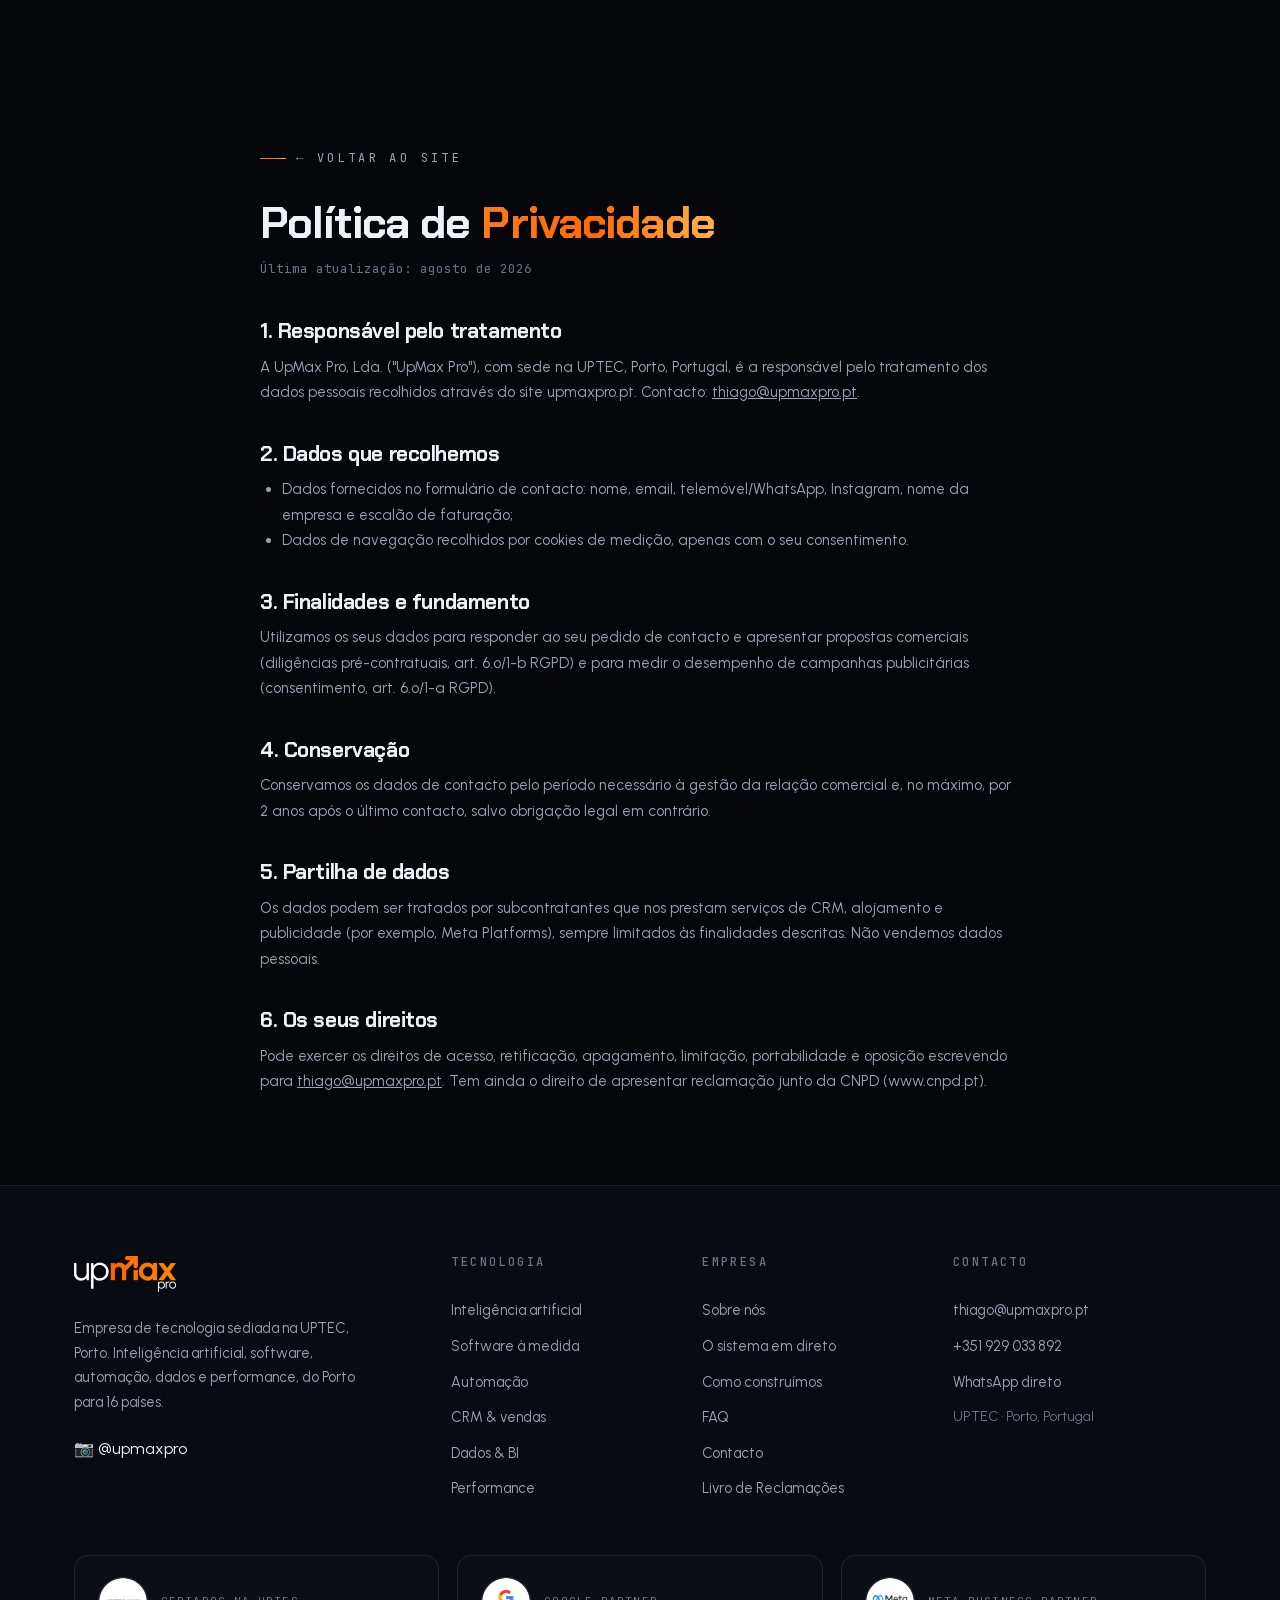
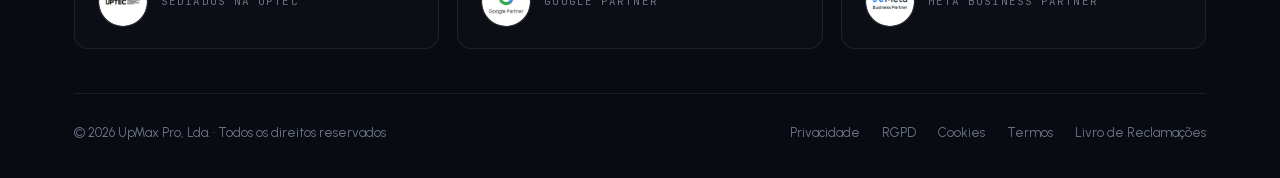
<file: privacidade/index.html>
<!DOCTYPE html><!--ZEa99Zo0xqskiky75y0Zg--><html lang="pt-PT" class="__variable_171de1 __variable_220eb1 __variable_dd6ea7"><head><meta charSet="utf-8"/><meta name="viewport" content="width=device-width, initial-scale=1"/><link rel="preload" href="/_next/static/media/29e4af7482351bce-s.p.woff2" as="font" crossorigin="" type="font/woff2"/><link rel="preload" href="/_next/static/media/680d078f20ab2e33-s.p.woff2" as="font" crossorigin="" type="font/woff2"/><link rel="preload" href="/_next/static/media/84f090e3b62fb9e3-s.p.woff2" as="font" crossorigin="" type="font/woff2"/><link rel="preload" href="/_next/static/media/939c4f875ee75fbb-s.p.woff2" as="font" crossorigin="" type="font/woff2"/><link rel="preload" href="/_next/static/media/a22b1dc24103c00d-s.p.woff2" as="font" crossorigin="" type="font/woff2"/><link rel="preload" href="/_next/static/media/bb3ef058b751a6ad-s.p.woff2" as="font" crossorigin="" type="font/woff2"/><link rel="preload" href="/_next/static/media/e6fd32ec5acdd27d-s.p.woff2" as="font" crossorigin="" type="font/woff2"/><link rel="preload" href="/_next/static/media/f6d84cc3be9d6158-s.p.woff2" as="font" crossorigin="" type="font/woff2"/><link rel="preload" as="image" href="/logo.png"/><link rel="preload" as="image" href="/badge-uptec.png"/><link rel="preload" as="image" href="/badge-google.png"/><link rel="preload" as="image" href="/badge-meta.png"/><link rel="stylesheet" href="/_next/static/css/a8b8a03b88cb8173.css" data-precedence="next"/><link rel="stylesheet" href="/_next/static/css/37802e354042ec99.css" data-precedence="next"/><link rel="preload" as="script" fetchPriority="low" href="/_next/static/chunks/webpack-ab0f5635f34af2ac.js"/><script src="/_next/static/chunks/4bd1b696-c023c6e3521b1417.js" async=""></script><script src="/_next/static/chunks/255-9d0d2ba8fe9ae3d9.js" async=""></script><script src="/_next/static/chunks/main-app-77570149ba41b1ed.js" async=""></script><meta name="next-size-adjust" content=""/><title>Política de Privacidade · UpMax Pro</title><meta name="description" content="Empresa de tecnologia sediada na UPTEC, Porto: inteligência artificial, software à medida, automação, CRM, dados e marketing de performance. €15M+ geridos em anúncios, projetos em 16 países."/><meta name="keywords" content="automação,inteligência artificial,CRM,tráfego pago,sites,Porto,marketing digital"/><link rel="canonical" href="https://upmaxpro.pt/"/><meta property="og:title" content="UpMax Pro · Tecnologia, IA e Sistemas para Empresas"/><meta property="og:description" content="IA, software à medida, automação, CRM e dados, do Porto para 16 países. Sediada na UPTEC."/><meta property="og:url" content="https://upmaxpro.pt/"/><meta property="og:locale" content="pt_PT"/><meta property="og:image" content="https://upmaxpro.pt/og-image.png"/><meta property="og:image:width" content="1200"/><meta property="og:image:height" content="630"/><meta property="og:image:alt" content="UpMax Pro"/><meta property="og:type" content="website"/><meta name="twitter:card" content="summary_large_image"/><meta name="twitter:title" content="UpMax Pro · Tecnologia, IA e Sistemas para Empresas"/><meta name="twitter:description" content="IA, software à medida, automação, CRM e dados, do Porto para 16 países. Sediada na UPTEC."/><meta name="twitter:image" content="https://upmaxpro.pt/og-image.png"/><meta name="twitter:image:width" content="1200"/><meta name="twitter:image:height" content="630"/><meta name="twitter:image:alt" content="UpMax Pro"/><link rel="icon" href="/favicon.png"/><script src="/_next/static/chunks/polyfills-42372ed130431b0a.js" noModule=""></script></head><body><div hidden=""><!--$--><!--/$--></div><script type="application/ld+json">{"@context":"https://schema.org","@type":"ProfessionalService","name":"UpMax Pro","url":"https://upmaxpro.pt","email":"thiago@upmaxpro.pt","telephone":"+351929033892","description":"Empresa de tecnologia: inteligência artificial, software à medida, automação, CRM, dados e marketing de performance para empresas em 16 países.","address":{"@type":"PostalAddress","addressLocality":"Porto","addressCountry":"PT","streetAddress":"UPTEC, Universidade do Porto"},"sameAs":["https://www.instagram.com/upmaxpro/"],"areaServed":["PT","BR"]}</script><main class="container legal-page"><a href="/" class="kicker" style="margin-bottom:30px;display:inline-flex">← Voltar ao site</a><h1>Política de <span class="grad-text">Privacidade</span></h1><p class="updated">Última atualização: agosto de 2026</p><h2>1. Responsável pelo tratamento</h2><p>A UpMax Pro, Lda. (&quot;UpMax Pro&quot;), com sede na UPTEC, Porto, Portugal, é a responsável pelo tratamento dos dados pessoais recolhidos através do site upmaxpro.pt. Contacto:<!-- --> <a href="mailto:thiago@upmaxpro.pt" style="text-decoration:underline">thiago@upmaxpro.pt</a>.</p><h2>2. Dados que recolhemos</h2><ul><li>Dados fornecidos no formulário de contacto: nome, email, telemóvel/WhatsApp, Instagram, nome da empresa e escalão de faturação;</li><li>Dados de navegação recolhidos por cookies de medição, apenas com o seu consentimento.</li></ul><h2>3. Finalidades e fundamento</h2><p>Utilizamos os seus dados para responder ao seu pedido de contacto e apresentar propostas comerciais (diligências pré-contratuais, art. 6.º/1-b RGPD) e para medir o desempenho de campanhas publicitárias (consentimento, art. 6.º/1-a RGPD).</p><h2>4. Conservação</h2><p>Conservamos os dados de contacto pelo período necessário à gestão da relação comercial e, no máximo, por 2 anos após o último contacto, salvo obrigação legal em contrário.</p><h2>5. Partilha de dados</h2><p>Os dados podem ser tratados por subcontratantes que nos prestam serviços de CRM, alojamento e publicidade (por exemplo, Meta Platforms), sempre limitados às finalidades descritas. Não vendemos dados pessoais.</p><h2>6. Os seus direitos</h2><p>Pode exercer os direitos de acesso, retificação, apagamento, limitação, portabilidade e oposição escrevendo para <a href="mailto:thiago@upmaxpro.pt" style="text-decoration:underline">thiago@upmaxpro.pt</a>. Tem ainda o direito de apresentar reclamação junto da CNPD (www.cnpd.pt).</p></main><footer class="footer"><div class="container"><div class="footer-grid"><div class="footer-brand"><div class="nav-logo"><img src="/logo.png" alt="UpMax Pro"/></div><p>Empresa de tecnologia sediada na UPTEC, Porto. Inteligência artificial, software, automação, dados e performance, do Porto para 16 países.</p><a href="https://www.instagram.com/upmaxpro/" target="_blank" rel="noopener noreferrer">📷 @upmaxpro</a></div><div class="footer-col"><h4>Tecnologia</h4><a href="/#servicos">Inteligência artificial</a><a href="/#servicos">Software à medida</a><a href="/#servicos">Automação</a><a href="/#servicos">CRM &amp; vendas</a><a href="/#servicos">Dados &amp; BI</a><a href="/#servicos">Performance</a></div><div class="footer-col"><h4>Empresa</h4><a href="/#tecnologia">Sobre nós</a><a href="/#sistema">O sistema em direto</a><a href="/#processo">Como construímos</a><a href="/#faq">FAQ</a><a href="https://wa.me/351929033892" target="_blank" rel="noopener noreferrer">Contacto</a><a href="https://www.livroreclamacoes.pt/" target="_blank" rel="noopener noreferrer">Livro de Reclamações</a></div><div class="footer-col"><h4>Contacto</h4><a href="mailto:thiago@upmaxpro.pt">thiago@upmaxpro.pt</a><a href="tel:+351929033892">+351 929 033 892</a><a href="https://wa.me/351929033892" target="_blank" rel="noopener noreferrer">WhatsApp direto</a><span style="color:var(--text-faint);font-size:14px">UPTEC · Porto, Portugal</span></div></div><div class="footer-creds"><div class="cred"><img class="cred-badge" src="/badge-uptec.png" alt="UPTEC · Parque de Ciência e Tecnologia"/><span class="cred-sub">Sediados na UPTEC</span></div><div class="cred"><img class="cred-badge" src="/badge-google.png" alt="Google Partner"/><span class="cred-sub">Google Partner</span></div><div class="cred"><img class="cred-badge" src="/badge-meta.png" alt="Meta Business Partner"/><span class="cred-sub">Meta Business Partner</span></div></div><div class="footer-bottom"><span>© <!-- -->2026<!-- --> UpMax Pro, Lda. · Todos os direitos reservados</span><div class="footer-legal"><a href="/privacidade/">Privacidade</a><a href="/rgpd/">RGPD</a><a href="/cookies/">Cookies</a><a href="/termos/">Termos</a><a href="https://www.livroreclamacoes.pt/" target="_blank" rel="noopener noreferrer">Livro de Reclamações</a></div></div></div></footer><!--$--><!--/$--><script src="/_next/static/chunks/webpack-ab0f5635f34af2ac.js" id="_R_" async=""></script><script>(self.__next_f=self.__next_f||[]).push([0])</script><script>self.__next_f.push([1,"1:\"$Sreact.fragment\"\n2:I[9766,[],\"\"]\n3:I[8924,[],\"\"]\nd:I[7150,[],\"\"]\n:HL[\"/_next/static/media/29e4af7482351bce-s.p.woff2\",\"font\",{\"crossOrigin\":\"\",\"type\":\"font/woff2\"}]\n:HL[\"/_next/static/media/680d078f20ab2e33-s.p.woff2\",\"font\",{\"crossOrigin\":\"\",\"type\":\"font/woff2\"}]\n:HL[\"/_next/static/media/84f090e3b62fb9e3-s.p.woff2\",\"font\",{\"crossOrigin\":\"\",\"type\":\"font/woff2\"}]\n:HL[\"/_next/static/media/939c4f875ee75fbb-s.p.woff2\",\"font\",{\"crossOrigin\":\"\",\"type\":\"font/woff2\"}]\n:HL[\"/_next/static/media/a22b1dc24103c00d-s.p.woff2\",\"font\",{\"crossOrigin\":\"\",\"type\":\"font/woff2\"}]\n:HL[\"/_next/static/media/bb3ef058b751a6ad-s.p.woff2\",\"font\",{\"crossOrigin\":\"\",\"type\":\"font/woff2\"}]\n:HL[\"/_next/static/media/e6fd32ec5acdd27d-s.p.woff2\",\"font\",{\"crossOrigin\":\"\",\"type\":\"font/woff2\"}]\n:HL[\"/_next/static/media/f6d84cc3be9d6158-s.p.woff2\",\"font\",{\"crossOrigin\":\"\",\"type\":\"font/woff2\"}]\n:HL[\"/_next/static/css/a8b8a03b88cb8173.css\",\"style\"]\n:HL[\"/_next/static/css/37802e354042ec99.css\",\"style\"]\n"])</script><script>self.__next_f.push([1,"0:{\"P\":null,\"b\":\"ZEa99Zo0xqskiky75y0Zg\",\"p\":\"\",\"c\":[\"\",\"privacidade\",\"\"],\"i\":false,\"f\":[[[\"\",{\"children\":[\"privacidade\",{\"children\":[\"__PAGE__\",{}]}]},\"$undefined\",\"$undefined\",true],[\"\",[\"$\",\"$1\",\"c\",{\"children\":[[[\"$\",\"link\",\"0\",{\"rel\":\"stylesheet\",\"href\":\"/_next/static/css/a8b8a03b88cb8173.css\",\"precedence\":\"next\",\"crossOrigin\":\"$undefined\",\"nonce\":\"$undefined\"}],[\"$\",\"link\",\"1\",{\"rel\":\"stylesheet\",\"href\":\"/_next/static/css/37802e354042ec99.css\",\"precedence\":\"next\",\"crossOrigin\":\"$undefined\",\"nonce\":\"$undefined\"}]],[\"$\",\"html\",null,{\"lang\":\"pt-PT\",\"className\":\"__variable_171de1 __variable_220eb1 __variable_dd6ea7\",\"children\":[\"$\",\"body\",null,{\"children\":[[\"$\",\"script\",null,{\"type\":\"application/ld+json\",\"dangerouslySetInnerHTML\":{\"__html\":\"{\\\"@context\\\":\\\"https://schema.org\\\",\\\"@type\\\":\\\"ProfessionalService\\\",\\\"name\\\":\\\"UpMax Pro\\\",\\\"url\\\":\\\"https://upmaxpro.pt\\\",\\\"email\\\":\\\"thiago@upmaxpro.pt\\\",\\\"telephone\\\":\\\"+351929033892\\\",\\\"description\\\":\\\"Empresa de tecnologia: inteligência artificial, software à medida, automação, CRM, dados e marketing de performance para empresas em 16 países.\\\",\\\"address\\\":{\\\"@type\\\":\\\"PostalAddress\\\",\\\"addressLocality\\\":\\\"Porto\\\",\\\"addressCountry\\\":\\\"PT\\\",\\\"streetAddress\\\":\\\"UPTEC, Universidade do Porto\\\"},\\\"sameAs\\\":[\\\"https://www.instagram.com/upmaxpro/\\\"],\\\"areaServed\\\":[\\\"PT\\\",\\\"BR\\\"]}\"}}],[\"$\",\"$L2\",null,{\"parallelRouterKey\":\"children\",\"error\":\"$undefined\",\"errorStyles\":\"$undefined\",\"errorScripts\":\"$undefined\",\"template\":[\"$\",\"$L3\",null,{}],\"templateStyles\":\"$undefined\",\"templateScripts\":\"$undefined\",\"notFound\":[[[\"$\",\"title\",null,{\"children\":\"404: This page could not be found.\"}],[\"$\",\"div\",null,{\"style\":{\"fontFamily\":\"system-ui,\\\"Segoe UI\\\",Roboto,Helvetica,Arial,sans-serif,\\\"Apple Color Emoji\\\",\\\"Segoe UI Emoji\\\"\",\"height\":\"100vh\",\"textAlign\":\"center\",\"display\":\"flex\",\"flexDirection\":\"column\",\"alignItems\":\"center\",\"justifyContent\":\"center\"},\"children\":[\"$\",\"div\",null,{\"children\":[[\"$\",\"style\",null,{\"dangerouslySetInnerHTML\":{\"__html\":\"body{color:#000;background:#fff;margin:0}.next-error-h1{border-right:1px solid rgba(0,0,0,.3)}@media (prefers-color-scheme:dark){body{color:#fff;background:#000}.next-error-h1{border-right:1px solid rgba(255,255,255,.3)}}\"}}],[\"$\",\"h1\",null,{\"className\":\"next-error-h1\",\"style\":{\"display\":\"inline-block\",\"margin\":\"0 20px 0 0\",\"padding\":\"0 23px 0 0\",\"fontSize\":24,\"fontWeight\":500,\"verticalAlign\":\"top\",\"lineHeight\":\"49px\"},\"children\":404}],[\"$\",\"div\",null,{\"style\":{\"display\":\"inline-block\"},\"children\":[\"$\",\"h2\",null,{\"style\":{\"fontSize\":14,\"fontWeight\":400,\"lineHeight\":\"49px\",\"margin\":0},\"children\":\"This page could not be found.\"}]}]]}]}]],[]],\"forbidden\":\"$undefined\",\"unauthorized\":\"$undefined\"}]]}]}]]}],{\"children\":[\"privacidade\",[\"$\",\"$1\",\"c\",{\"children\":[null,[\"$\",\"$L2\",null,{\"parallelRouterKey\":\"children\",\"error\":\"$undefined\",\"errorStyles\":\"$undefined\",\"errorScripts\":\"$undefined\",\"template\":[\"$\",\"$L3\",null,{}],\"templateStyles\":\"$undefined\",\"templateScripts\":\"$undefined\",\"notFound\":\"$undefined\",\"forbidden\":\"$undefined\",\"unauthorized\":\"$undefined\"}]]}],{\"children\":[\"__PAGE__\",[\"$\",\"$1\",\"c\",{\"children\":[[[\"$\",\"main\",null,{\"className\":\"container legal-page\",\"children\":[[\"$\",\"a\",null,{\"href\":\"/\",\"className\":\"kicker\",\"style\":{\"marginBottom\":30,\"display\":\"inline-flex\"},\"children\":\"← Voltar ao site\"}],[\"$\",\"h1\",null,{\"children\":[\"Política de \",[\"$\",\"span\",null,{\"className\":\"grad-text\",\"children\":\"Privacidade\"}]]}],[\"$\",\"p\",null,{\"className\":\"updated\",\"children\":\"Última atualização: agosto de 2026\"}],[\"$\",\"h2\",null,{\"children\":\"1. Responsável pelo tratamento\"}],[\"$\",\"p\",null,{\"children\":[\"A UpMax Pro, Lda. (\\\"UpMax Pro\\\"), com sede na UPTEC, Porto, Portugal, é a responsável pelo tratamento dos dados pessoais recolhidos através do site upmaxpro.pt. Contacto:\",\" \",[\"$\",\"a\",null,{\"href\":\"mailto:thiago@upmaxpro.pt\",\"style\":{\"textDecoration\":\"underline\"},\"children\":\"thiago@upmaxpro.pt\"}],\".\"]}],[\"$\",\"h2\",null,{\"children\":\"2. Dados que recolhemos\"}],[\"$\",\"ul\",null,{\"children\":[[\"$\",\"li\",null,{\"children\":\"Dados fornecidos no formulário de contacto: nome, email, telemóvel/WhatsApp, Instagram, nome da empresa e escalão de faturação;\"}],[\"$\",\"li\",null,{\"children\":\"Dados de navegação recolhidos por cookies de medição, apenas com o seu consentimento.\"}]]}],[\"$\",\"h2\",null,{\"children\":\"3. Finalidades e fundamento\"}],[\"$\",\"p\",null,{\"children\":\"Utilizamos os seus dados para responder ao seu pedido de contacto e apresentar propostas comerciais (diligências pré-contratuais, art. 6.º/1-b RGPD) e para medir o desempenho de campanhas publicitárias (consentimento, art. 6.º/1-a RGPD).\"}],\"$L4\",\"$L5\",\"$L6\",\"$L7\",\"$L8\",\"$L9\"]}],\"$La\"],null,\"$Lb\"]}],{},null,false]},null,false]},null,false],\"$Lc\",false]],\"m\":\"$undefined\",\"G\":[\"$d\",[]],\"s\":false,\"S\":true}\n"])</script><script>self.__next_f.push([1,"e:I[4431,[],\"OutletBoundary\"]\n10:I[5278,[],\"AsyncMetadataOutlet\"]\n12:I[4431,[],\"ViewportBoundary\"]\n14:I[4431,[],\"MetadataBoundary\"]\n15:\"$Sreact.suspense\"\n4:[\"$\",\"h2\",null,{\"children\":\"4. Conservação\"}]\n5:[\"$\",\"p\",null,{\"children\":\"Conservamos os dados de contacto pelo período necessário à gestão da relação comercial e, no máximo, por 2 anos após o último contacto, salvo obrigação legal em contrário.\"}]\n6:[\"$\",\"h2\",null,{\"children\":\"5. Partilha de dados\"}]\n7:[\"$\",\"p\",null,{\"children\":\"Os dados podem ser tratados por subcontratantes que nos prestam serviços de CRM, alojamento e publicidade (por exemplo, Meta Platforms), sempre limitados às finalidades descritas. Não vendemos dados pessoais.\"}]\n8:[\"$\",\"h2\",null,{\"children\":\"6. Os seus direitos\"}]\n9:[\"$\",\"p\",null,{\"children\":[\"Pode exercer os direitos de acesso, retificação, apagamento, limitação, portabilidade e oposição escrevendo para \",[\"$\",\"a\",null,{\"href\":\"mailto:thiago@upmaxpro.pt\",\"style\":{\"textDecoration\":\"underline\"},\"children\":\"thiago@upmaxpro.pt\"}],\". Tem ainda o direito de apresentar reclamação junto da CNPD (www.cnpd.pt).\"]}]\n"])</script><script>self.__next_f.push([1,"a:[\"$\",\"footer\",null,{\"className\":\"footer\",\"children\":[\"$\",\"div\",null,{\"className\":\"container\",\"children\":[[\"$\",\"div\",null,{\"className\":\"footer-grid\",\"children\":[[\"$\",\"div\",null,{\"className\":\"footer-brand\",\"children\":[[\"$\",\"div\",null,{\"className\":\"nav-logo\",\"children\":[\"$\",\"img\",null,{\"src\":\"/logo.png\",\"alt\":\"UpMax Pro\"}]}],[\"$\",\"p\",null,{\"children\":\"Empresa de tecnologia sediada na UPTEC, Porto. Inteligência artificial, software, automação, dados e performance, do Porto para 16 países.\"}],[\"$\",\"a\",null,{\"href\":\"https://www.instagram.com/upmaxpro/\",\"target\":\"_blank\",\"rel\":\"noopener noreferrer\",\"children\":\"📷 @upmaxpro\"}]]}],[\"$\",\"div\",null,{\"className\":\"footer-col\",\"children\":[[\"$\",\"h4\",null,{\"children\":\"Tecnologia\"}],[\"$\",\"a\",null,{\"href\":\"/#servicos\",\"children\":\"Inteligência artificial\"}],[\"$\",\"a\",null,{\"href\":\"/#servicos\",\"children\":\"Software à medida\"}],[\"$\",\"a\",null,{\"href\":\"/#servicos\",\"children\":\"Automação\"}],[\"$\",\"a\",null,{\"href\":\"/#servicos\",\"children\":\"CRM \u0026 vendas\"}],[\"$\",\"a\",null,{\"href\":\"/#servicos\",\"children\":\"Dados \u0026 BI\"}],[\"$\",\"a\",null,{\"href\":\"/#servicos\",\"children\":\"Performance\"}]]}],[\"$\",\"div\",null,{\"className\":\"footer-col\",\"children\":[[\"$\",\"h4\",null,{\"children\":\"Empresa\"}],[\"$\",\"a\",null,{\"href\":\"/#tecnologia\",\"children\":\"Sobre nós\"}],[\"$\",\"a\",null,{\"href\":\"/#sistema\",\"children\":\"O sistema em direto\"}],[\"$\",\"a\",null,{\"href\":\"/#processo\",\"children\":\"Como construímos\"}],[\"$\",\"a\",null,{\"href\":\"/#faq\",\"children\":\"FAQ\"}],[\"$\",\"a\",null,{\"href\":\"https://wa.me/351929033892\",\"target\":\"_blank\",\"rel\":\"noopener noreferrer\",\"children\":\"Contacto\"}],[\"$\",\"a\",null,{\"href\":\"https://www.livroreclamacoes.pt/\",\"target\":\"_blank\",\"rel\":\"noopener noreferrer\",\"children\":\"Livro de Reclamações\"}]]}],[\"$\",\"div\",null,{\"className\":\"footer-col\",\"children\":[[\"$\",\"h4\",null,{\"children\":\"Contacto\"}],[\"$\",\"a\",null,{\"href\":\"mailto:thiago@upmaxpro.pt\",\"children\":\"thiago@upmaxpro.pt\"}],[\"$\",\"a\",null,{\"href\":\"tel:+351929033892\",\"children\":\"+351 929 033 892\"}],[\"$\",\"a\",null,{\"href\":\"https://wa.me/351929033892\",\"target\":\"_blank\",\"rel\":\"noopener noreferrer\",\"children\":\"WhatsApp direto\"}],[\"$\",\"span\",null,{\"style\":{\"color\":\"var(--text-faint)\",\"fontSize\":14},\"children\":\"UPTEC · Porto, Portugal\"}]]}]]}],[\"$\",\"div\",null,{\"className\":\"footer-creds\",\"children\":[[\"$\",\"div\",null,{\"className\":\"cred\",\"children\":[[\"$\",\"img\",null,{\"className\":\"cred-badge\",\"src\":\"/badge-uptec.png\",\"alt\":\"UPTEC · Parque de Ciência e Tecnologia\"}],[\"$\",\"span\",null,{\"className\":\"cred-sub\",\"children\":\"Sediados na UPTEC\"}]]}],[\"$\",\"div\",null,{\"className\":\"cred\",\"children\":[[\"$\",\"img\",null,{\"className\":\"cred-badge\",\"src\":\"/badge-google.png\",\"alt\":\"Google Partner\"}],[\"$\",\"span\",null,{\"className\":\"cred-sub\",\"children\":\"Google Partner\"}]]}],[\"$\",\"div\",null,{\"className\":\"cred\",\"children\":[[\"$\",\"img\",null,{\"className\":\"cred-badge\",\"src\":\"/badge-meta.png\",\"alt\":\"Meta Business Partner\"}],[\"$\",\"span\",null,{\"className\":\"cred-sub\",\"children\":\"Meta Business Partner\"}]]}]]}],[\"$\",\"div\",null,{\"className\":\"footer-bottom\",\"children\":[[\"$\",\"span\",null,{\"children\":[\"© \",2026,\" UpMax Pro, Lda. · Todos os direitos reservados\"]}],[\"$\",\"div\",null,{\"className\":\"footer-legal\",\"children\":[[\"$\",\"a\",null,{\"href\":\"/privacidade/\",\"children\":\"Privacidade\"}],[\"$\",\"a\",null,{\"href\":\"/rgpd/\",\"children\":\"RGPD\"}],[\"$\",\"a\",null,{\"href\":\"/cookies/\",\"children\":\"Cookies\"}],[\"$\",\"a\",null,{\"href\":\"/termos/\",\"children\":\"Termos\"}],[\"$\",\"a\",null,{\"href\":\"https://www.livroreclamacoes.pt/\",\"target\":\"_blank\",\"rel\":\"noopener noreferrer\",\"children\":\"Livro de Reclamações\"}]]}]]}]]}]}]\n"])</script><script>self.__next_f.push([1,"b:[\"$\",\"$Le\",null,{\"children\":[\"$Lf\",[\"$\",\"$L10\",null,{\"promise\":\"$@11\"}]]}]\nc:[\"$\",\"$1\",\"h\",{\"children\":[null,[[\"$\",\"$L12\",null,{\"children\":\"$L13\"}],[\"$\",\"meta\",null,{\"name\":\"next-size-adjust\",\"content\":\"\"}]],[\"$\",\"$L14\",null,{\"children\":[\"$\",\"div\",null,{\"hidden\":true,\"children\":[\"$\",\"$15\",null,{\"fallback\":null,\"children\":\"$L16\"}]}]}]]}]\n"])</script><script>self.__next_f.push([1,"13:[[\"$\",\"meta\",\"0\",{\"charSet\":\"utf-8\"}],[\"$\",\"meta\",\"1\",{\"name\":\"viewport\",\"content\":\"width=device-width, initial-scale=1\"}]]\nf:null\n"])</script><script>self.__next_f.push([1,"17:I[622,[],\"IconMark\"]\n"])</script><script>self.__next_f.push([1,"11:{\"metadata\":[[\"$\",\"title\",\"0\",{\"children\":\"Política de Privacidade · UpMax Pro\"}],[\"$\",\"meta\",\"1\",{\"name\":\"description\",\"content\":\"Empresa de tecnologia sediada na UPTEC, Porto: inteligência artificial, software à medida, automação, CRM, dados e marketing de performance. €15M+ geridos em anúncios, projetos em 16 países.\"}],[\"$\",\"meta\",\"2\",{\"name\":\"keywords\",\"content\":\"automação,inteligência artificial,CRM,tráfego pago,sites,Porto,marketing digital\"}],[\"$\",\"link\",\"3\",{\"rel\":\"canonical\",\"href\":\"https://upmaxpro.pt/\"}],[\"$\",\"meta\",\"4\",{\"property\":\"og:title\",\"content\":\"UpMax Pro · Tecnologia, IA e Sistemas para Empresas\"}],[\"$\",\"meta\",\"5\",{\"property\":\"og:description\",\"content\":\"IA, software à medida, automação, CRM e dados, do Porto para 16 países. Sediada na UPTEC.\"}],[\"$\",\"meta\",\"6\",{\"property\":\"og:url\",\"content\":\"https://upmaxpro.pt/\"}],[\"$\",\"meta\",\"7\",{\"property\":\"og:locale\",\"content\":\"pt_PT\"}],[\"$\",\"meta\",\"8\",{\"property\":\"og:image\",\"content\":\"https://upmaxpro.pt/og-image.png\"}],[\"$\",\"meta\",\"9\",{\"property\":\"og:image:width\",\"content\":\"1200\"}],[\"$\",\"meta\",\"10\",{\"property\":\"og:image:height\",\"content\":\"630\"}],[\"$\",\"meta\",\"11\",{\"property\":\"og:image:alt\",\"content\":\"UpMax Pro\"}],[\"$\",\"meta\",\"12\",{\"property\":\"og:type\",\"content\":\"website\"}],[\"$\",\"meta\",\"13\",{\"name\":\"twitter:card\",\"content\":\"summary_large_image\"}],[\"$\",\"meta\",\"14\",{\"name\":\"twitter:title\",\"content\":\"UpMax Pro · Tecnologia, IA e Sistemas para Empresas\"}],[\"$\",\"meta\",\"15\",{\"name\":\"twitter:description\",\"content\":\"IA, software à medida, automação, CRM e dados, do Porto para 16 países. Sediada na UPTEC.\"}],[\"$\",\"meta\",\"16\",{\"name\":\"twitter:image\",\"content\":\"https://upmaxpro.pt/og-image.png\"}],[\"$\",\"meta\",\"17\",{\"name\":\"twitter:image:width\",\"content\":\"1200\"}],[\"$\",\"meta\",\"18\",{\"name\":\"twitter:image:height\",\"content\":\"630\"}],[\"$\",\"meta\",\"19\",{\"name\":\"twitter:image:alt\",\"content\":\"UpMax Pro\"}],[\"$\",\"link\",\"20\",{\"rel\":\"icon\",\"href\":\"/favicon.png\"}],[\"$\",\"$L17\",\"21\",{}]],\"error\":null,\"digest\":\"$undefined\"}\n"])</script><script>self.__next_f.push([1,"16:\"$11:metadata\"\n"])</script></body></html>
</file>
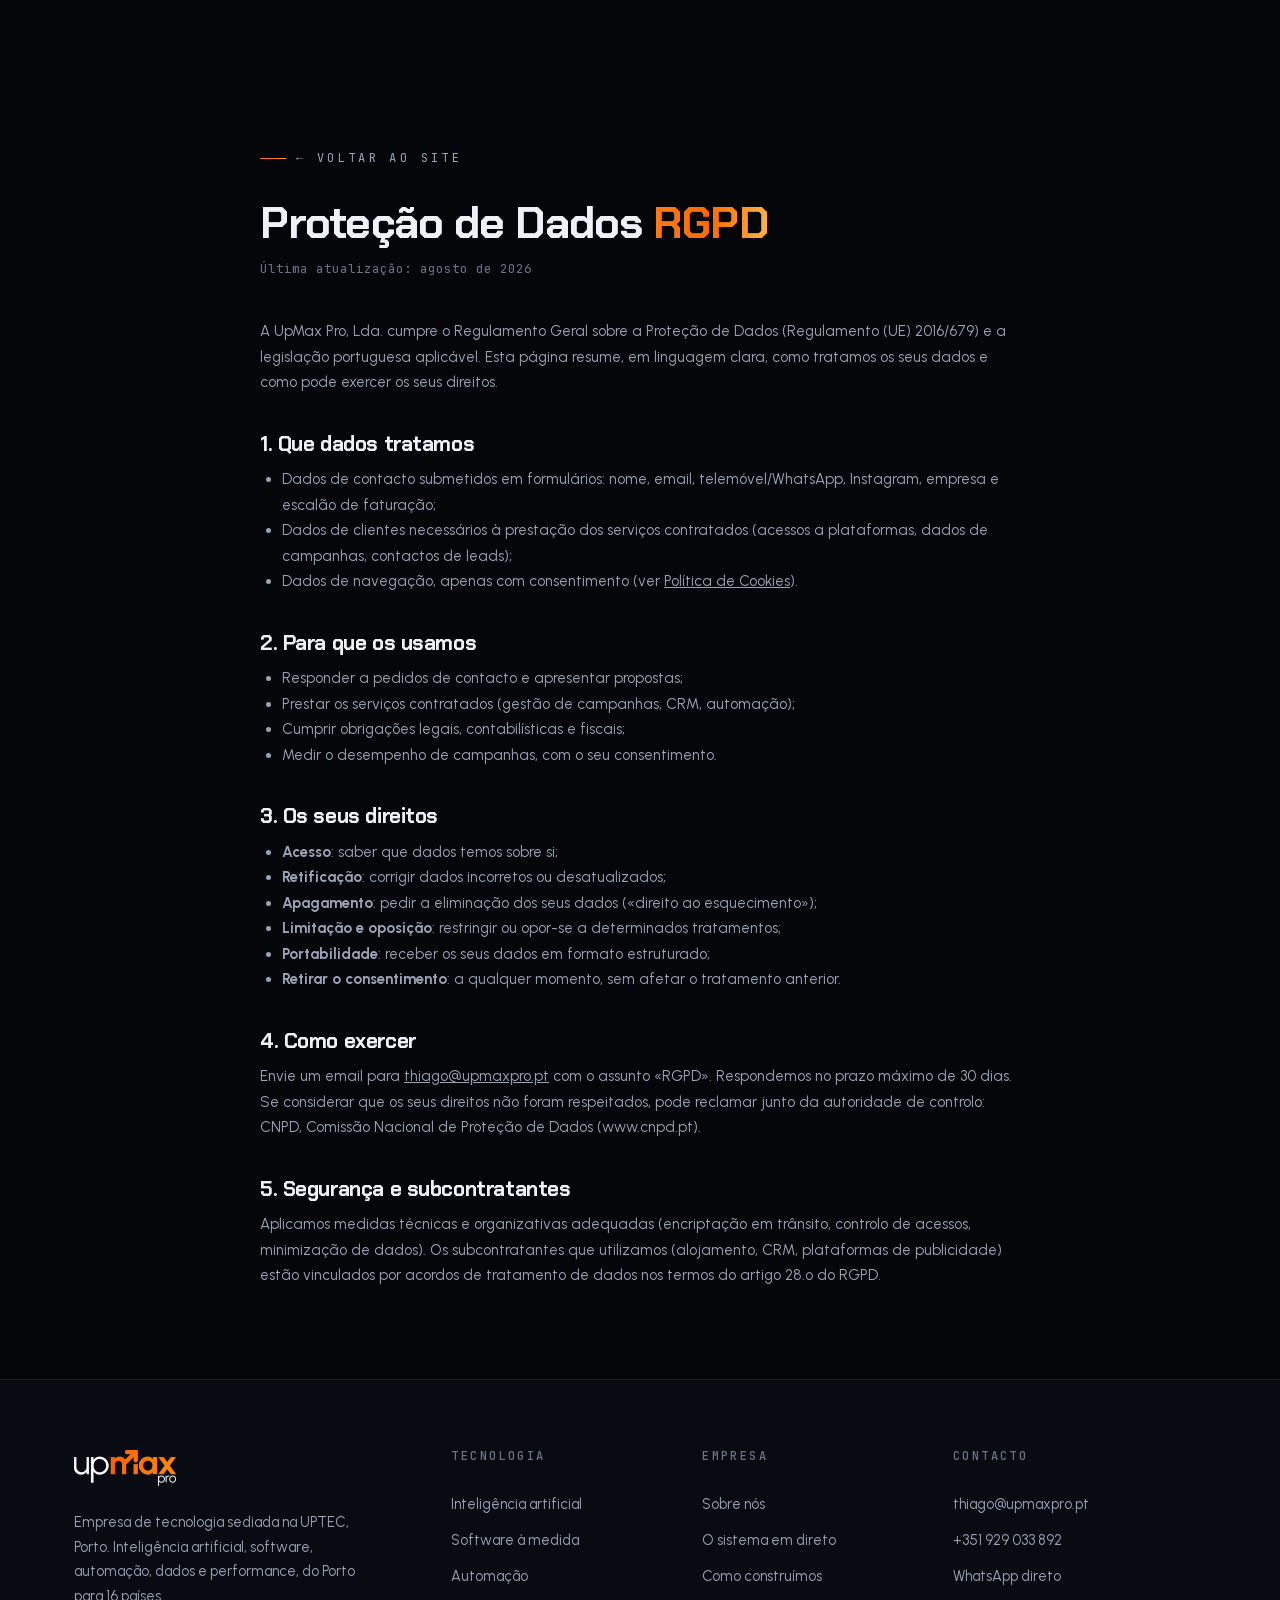
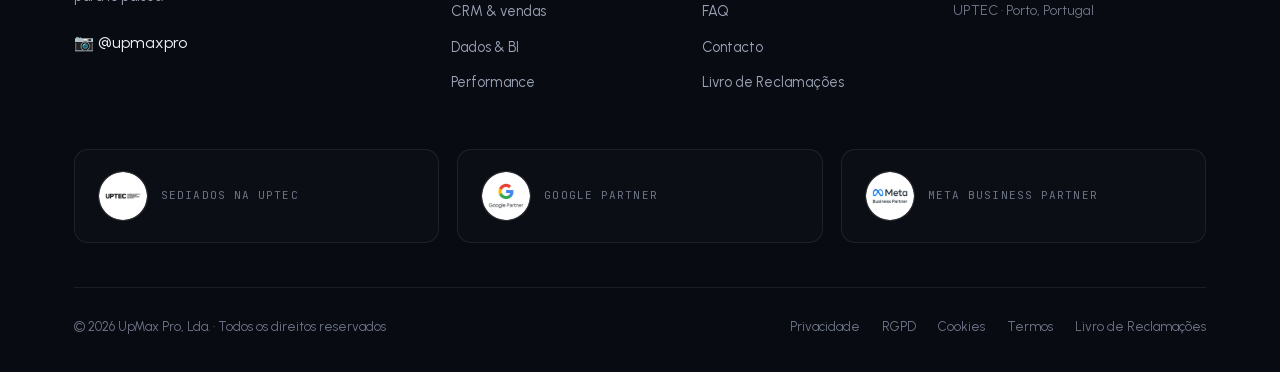
<file: rgpd/index.html>
<!DOCTYPE html><!--ZEa99Zo0xqskiky75y0Zg--><html lang="pt-PT" class="__variable_171de1 __variable_220eb1 __variable_dd6ea7"><head><meta charSet="utf-8"/><meta name="viewport" content="width=device-width, initial-scale=1"/><link rel="preload" href="/_next/static/media/29e4af7482351bce-s.p.woff2" as="font" crossorigin="" type="font/woff2"/><link rel="preload" href="/_next/static/media/680d078f20ab2e33-s.p.woff2" as="font" crossorigin="" type="font/woff2"/><link rel="preload" href="/_next/static/media/84f090e3b62fb9e3-s.p.woff2" as="font" crossorigin="" type="font/woff2"/><link rel="preload" href="/_next/static/media/939c4f875ee75fbb-s.p.woff2" as="font" crossorigin="" type="font/woff2"/><link rel="preload" href="/_next/static/media/a22b1dc24103c00d-s.p.woff2" as="font" crossorigin="" type="font/woff2"/><link rel="preload" href="/_next/static/media/bb3ef058b751a6ad-s.p.woff2" as="font" crossorigin="" type="font/woff2"/><link rel="preload" href="/_next/static/media/e6fd32ec5acdd27d-s.p.woff2" as="font" crossorigin="" type="font/woff2"/><link rel="preload" href="/_next/static/media/f6d84cc3be9d6158-s.p.woff2" as="font" crossorigin="" type="font/woff2"/><link rel="preload" as="image" href="/logo.png"/><link rel="preload" as="image" href="/badge-uptec.png"/><link rel="preload" as="image" href="/badge-google.png"/><link rel="preload" as="image" href="/badge-meta.png"/><link rel="stylesheet" href="/_next/static/css/a8b8a03b88cb8173.css" data-precedence="next"/><link rel="stylesheet" href="/_next/static/css/37802e354042ec99.css" data-precedence="next"/><link rel="preload" as="script" fetchPriority="low" href="/_next/static/chunks/webpack-ab0f5635f34af2ac.js"/><script src="/_next/static/chunks/4bd1b696-c023c6e3521b1417.js" async=""></script><script src="/_next/static/chunks/255-9d0d2ba8fe9ae3d9.js" async=""></script><script src="/_next/static/chunks/main-app-77570149ba41b1ed.js" async=""></script><meta name="next-size-adjust" content=""/><title>Proteção de Dados (RGPD) · UpMax Pro</title><meta name="description" content="Empresa de tecnologia sediada na UPTEC, Porto: inteligência artificial, software à medida, automação, CRM, dados e marketing de performance. €15M+ geridos em anúncios, projetos em 16 países."/><meta name="keywords" content="automação,inteligência artificial,CRM,tráfego pago,sites,Porto,marketing digital"/><link rel="canonical" href="https://upmaxpro.pt/"/><meta property="og:title" content="UpMax Pro · Tecnologia, IA e Sistemas para Empresas"/><meta property="og:description" content="IA, software à medida, automação, CRM e dados, do Porto para 16 países. Sediada na UPTEC."/><meta property="og:url" content="https://upmaxpro.pt/"/><meta property="og:locale" content="pt_PT"/><meta property="og:image" content="https://upmaxpro.pt/og-image.png"/><meta property="og:image:width" content="1200"/><meta property="og:image:height" content="630"/><meta property="og:image:alt" content="UpMax Pro"/><meta property="og:type" content="website"/><meta name="twitter:card" content="summary_large_image"/><meta name="twitter:title" content="UpMax Pro · Tecnologia, IA e Sistemas para Empresas"/><meta name="twitter:description" content="IA, software à medida, automação, CRM e dados, do Porto para 16 países. Sediada na UPTEC."/><meta name="twitter:image" content="https://upmaxpro.pt/og-image.png"/><meta name="twitter:image:width" content="1200"/><meta name="twitter:image:height" content="630"/><meta name="twitter:image:alt" content="UpMax Pro"/><link rel="icon" href="/favicon.png"/><script src="/_next/static/chunks/polyfills-42372ed130431b0a.js" noModule=""></script></head><body><div hidden=""><!--$--><!--/$--></div><script type="application/ld+json">{"@context":"https://schema.org","@type":"ProfessionalService","name":"UpMax Pro","url":"https://upmaxpro.pt","email":"thiago@upmaxpro.pt","telephone":"+351929033892","description":"Empresa de tecnologia: inteligência artificial, software à medida, automação, CRM, dados e marketing de performance para empresas em 16 países.","address":{"@type":"PostalAddress","addressLocality":"Porto","addressCountry":"PT","streetAddress":"UPTEC, Universidade do Porto"},"sameAs":["https://www.instagram.com/upmaxpro/"],"areaServed":["PT","BR"]}</script><main class="container legal-page"><a href="/" class="kicker" style="margin-bottom:30px;display:inline-flex">← Voltar ao site</a><h1>Proteção de Dados <span class="grad-text">RGPD</span></h1><p class="updated">Última atualização: agosto de 2026</p><p>A UpMax Pro, Lda. cumpre o Regulamento Geral sobre a Proteção de Dados (Regulamento (UE) 2016/679) e a legislação portuguesa aplicável. Esta página resume, em linguagem clara, como tratamos os seus dados e como pode exercer os seus direitos.</p><h2>1. Que dados tratamos</h2><ul><li>Dados de contacto submetidos em formulários: nome, email, telemóvel/WhatsApp, Instagram, empresa e escalão de faturação;</li><li>Dados de clientes necessários à prestação dos serviços contratados (acessos a plataformas, dados de campanhas, contactos de leads);</li><li>Dados de navegação, apenas com consentimento (ver <a href="/cookies/" style="text-decoration:underline">Política de Cookies</a>).</li></ul><h2>2. Para que os usamos</h2><ul><li>Responder a pedidos de contacto e apresentar propostas;</li><li>Prestar os serviços contratados (gestão de campanhas, CRM, automação);</li><li>Cumprir obrigações legais, contabilísticas e fiscais;</li><li>Medir o desempenho de campanhas, com o seu consentimento.</li></ul><h2>3. Os seus direitos</h2><ul><li><strong>Acesso</strong>: saber que dados temos sobre si;</li><li><strong>Retificação</strong>: corrigir dados incorretos ou desatualizados;</li><li><strong>Apagamento</strong>: pedir a eliminação dos seus dados («direito ao esquecimento»);</li><li><strong>Limitação e oposição</strong>: restringir ou opor-se a determinados tratamentos;</li><li><strong>Portabilidade</strong>: receber os seus dados em formato estruturado;</li><li><strong>Retirar o consentimento</strong>: a qualquer momento, sem afetar o tratamento anterior.</li></ul><h2>4. Como exercer</h2><p>Envie um email para<!-- --> <a href="mailto:thiago@upmaxpro.pt" style="text-decoration:underline">thiago@upmaxpro.pt</a> <!-- -->com o assunto «RGPD». Respondemos no prazo máximo de 30 dias. Se considerar que os seus direitos não foram respeitados, pode reclamar junto da autoridade de controlo: CNPD, Comissão Nacional de Proteção de Dados (www.cnpd.pt).</p><h2>5. Segurança e subcontratantes</h2><p>Aplicamos medidas técnicas e organizativas adequadas (encriptação em trânsito, controlo de acessos, minimização de dados). Os subcontratantes que utilizamos (alojamento, CRM, plataformas de publicidade) estão vinculados por acordos de tratamento de dados nos termos do artigo 28.º do RGPD.</p></main><footer class="footer"><div class="container"><div class="footer-grid"><div class="footer-brand"><div class="nav-logo"><img src="/logo.png" alt="UpMax Pro"/></div><p>Empresa de tecnologia sediada na UPTEC, Porto. Inteligência artificial, software, automação, dados e performance, do Porto para 16 países.</p><a href="https://www.instagram.com/upmaxpro/" target="_blank" rel="noopener noreferrer">📷 @upmaxpro</a></div><div class="footer-col"><h4>Tecnologia</h4><a href="/#servicos">Inteligência artificial</a><a href="/#servicos">Software à medida</a><a href="/#servicos">Automação</a><a href="/#servicos">CRM &amp; vendas</a><a href="/#servicos">Dados &amp; BI</a><a href="/#servicos">Performance</a></div><div class="footer-col"><h4>Empresa</h4><a href="/#tecnologia">Sobre nós</a><a href="/#sistema">O sistema em direto</a><a href="/#processo">Como construímos</a><a href="/#faq">FAQ</a><a href="https://wa.me/351929033892" target="_blank" rel="noopener noreferrer">Contacto</a><a href="https://www.livroreclamacoes.pt/" target="_blank" rel="noopener noreferrer">Livro de Reclamações</a></div><div class="footer-col"><h4>Contacto</h4><a href="mailto:thiago@upmaxpro.pt">thiago@upmaxpro.pt</a><a href="tel:+351929033892">+351 929 033 892</a><a href="https://wa.me/351929033892" target="_blank" rel="noopener noreferrer">WhatsApp direto</a><span style="color:var(--text-faint);font-size:14px">UPTEC · Porto, Portugal</span></div></div><div class="footer-creds"><div class="cred"><img class="cred-badge" src="/badge-uptec.png" alt="UPTEC · Parque de Ciência e Tecnologia"/><span class="cred-sub">Sediados na UPTEC</span></div><div class="cred"><img class="cred-badge" src="/badge-google.png" alt="Google Partner"/><span class="cred-sub">Google Partner</span></div><div class="cred"><img class="cred-badge" src="/badge-meta.png" alt="Meta Business Partner"/><span class="cred-sub">Meta Business Partner</span></div></div><div class="footer-bottom"><span>© <!-- -->2026<!-- --> UpMax Pro, Lda. · Todos os direitos reservados</span><div class="footer-legal"><a href="/privacidade/">Privacidade</a><a href="/rgpd/">RGPD</a><a href="/cookies/">Cookies</a><a href="/termos/">Termos</a><a href="https://www.livroreclamacoes.pt/" target="_blank" rel="noopener noreferrer">Livro de Reclamações</a></div></div></div></footer><!--$--><!--/$--><script src="/_next/static/chunks/webpack-ab0f5635f34af2ac.js" id="_R_" async=""></script><script>(self.__next_f=self.__next_f||[]).push([0])</script><script>self.__next_f.push([1,"1:\"$Sreact.fragment\"\n2:I[9766,[],\"\"]\n3:I[8924,[],\"\"]\n10:I[7150,[],\"\"]\n:HL[\"/_next/static/media/29e4af7482351bce-s.p.woff2\",\"font\",{\"crossOrigin\":\"\",\"type\":\"font/woff2\"}]\n:HL[\"/_next/static/media/680d078f20ab2e33-s.p.woff2\",\"font\",{\"crossOrigin\":\"\",\"type\":\"font/woff2\"}]\n:HL[\"/_next/static/media/84f090e3b62fb9e3-s.p.woff2\",\"font\",{\"crossOrigin\":\"\",\"type\":\"font/woff2\"}]\n:HL[\"/_next/static/media/939c4f875ee75fbb-s.p.woff2\",\"font\",{\"crossOrigin\":\"\",\"type\":\"font/woff2\"}]\n:HL[\"/_next/static/media/a22b1dc24103c00d-s.p.woff2\",\"font\",{\"crossOrigin\":\"\",\"type\":\"font/woff2\"}]\n:HL[\"/_next/static/media/bb3ef058b751a6ad-s.p.woff2\",\"font\",{\"crossOrigin\":\"\",\"type\":\"font/woff2\"}]\n:HL[\"/_next/static/media/e6fd32ec5acdd27d-s.p.woff2\",\"font\",{\"crossOrigin\":\"\",\"type\":\"font/woff2\"}]\n:HL[\"/_next/static/media/f6d84cc3be9d6158-s.p.woff2\",\"font\",{\"crossOrigin\":\"\",\"type\":\"font/woff2\"}]\n:HL[\"/_next/static/css/a8b8a03b88cb8173.css\",\"style\"]\n:HL[\"/_next/static/css/37802e354042ec99.css\",\"style\"]\n"])</script><script>self.__next_f.push([1,"0:{\"P\":null,\"b\":\"ZEa99Zo0xqskiky75y0Zg\",\"p\":\"\",\"c\":[\"\",\"rgpd\",\"\"],\"i\":false,\"f\":[[[\"\",{\"children\":[\"rgpd\",{\"children\":[\"__PAGE__\",{}]}]},\"$undefined\",\"$undefined\",true],[\"\",[\"$\",\"$1\",\"c\",{\"children\":[[[\"$\",\"link\",\"0\",{\"rel\":\"stylesheet\",\"href\":\"/_next/static/css/a8b8a03b88cb8173.css\",\"precedence\":\"next\",\"crossOrigin\":\"$undefined\",\"nonce\":\"$undefined\"}],[\"$\",\"link\",\"1\",{\"rel\":\"stylesheet\",\"href\":\"/_next/static/css/37802e354042ec99.css\",\"precedence\":\"next\",\"crossOrigin\":\"$undefined\",\"nonce\":\"$undefined\"}]],[\"$\",\"html\",null,{\"lang\":\"pt-PT\",\"className\":\"__variable_171de1 __variable_220eb1 __variable_dd6ea7\",\"children\":[\"$\",\"body\",null,{\"children\":[[\"$\",\"script\",null,{\"type\":\"application/ld+json\",\"dangerouslySetInnerHTML\":{\"__html\":\"{\\\"@context\\\":\\\"https://schema.org\\\",\\\"@type\\\":\\\"ProfessionalService\\\",\\\"name\\\":\\\"UpMax Pro\\\",\\\"url\\\":\\\"https://upmaxpro.pt\\\",\\\"email\\\":\\\"thiago@upmaxpro.pt\\\",\\\"telephone\\\":\\\"+351929033892\\\",\\\"description\\\":\\\"Empresa de tecnologia: inteligência artificial, software à medida, automação, CRM, dados e marketing de performance para empresas em 16 países.\\\",\\\"address\\\":{\\\"@type\\\":\\\"PostalAddress\\\",\\\"addressLocality\\\":\\\"Porto\\\",\\\"addressCountry\\\":\\\"PT\\\",\\\"streetAddress\\\":\\\"UPTEC, Universidade do Porto\\\"},\\\"sameAs\\\":[\\\"https://www.instagram.com/upmaxpro/\\\"],\\\"areaServed\\\":[\\\"PT\\\",\\\"BR\\\"]}\"}}],[\"$\",\"$L2\",null,{\"parallelRouterKey\":\"children\",\"error\":\"$undefined\",\"errorStyles\":\"$undefined\",\"errorScripts\":\"$undefined\",\"template\":[\"$\",\"$L3\",null,{}],\"templateStyles\":\"$undefined\",\"templateScripts\":\"$undefined\",\"notFound\":[[[\"$\",\"title\",null,{\"children\":\"404: This page could not be found.\"}],[\"$\",\"div\",null,{\"style\":{\"fontFamily\":\"system-ui,\\\"Segoe UI\\\",Roboto,Helvetica,Arial,sans-serif,\\\"Apple Color Emoji\\\",\\\"Segoe UI Emoji\\\"\",\"height\":\"100vh\",\"textAlign\":\"center\",\"display\":\"flex\",\"flexDirection\":\"column\",\"alignItems\":\"center\",\"justifyContent\":\"center\"},\"children\":[\"$\",\"div\",null,{\"children\":[[\"$\",\"style\",null,{\"dangerouslySetInnerHTML\":{\"__html\":\"body{color:#000;background:#fff;margin:0}.next-error-h1{border-right:1px solid rgba(0,0,0,.3)}@media (prefers-color-scheme:dark){body{color:#fff;background:#000}.next-error-h1{border-right:1px solid rgba(255,255,255,.3)}}\"}}],[\"$\",\"h1\",null,{\"className\":\"next-error-h1\",\"style\":{\"display\":\"inline-block\",\"margin\":\"0 20px 0 0\",\"padding\":\"0 23px 0 0\",\"fontSize\":24,\"fontWeight\":500,\"verticalAlign\":\"top\",\"lineHeight\":\"49px\"},\"children\":404}],[\"$\",\"div\",null,{\"style\":{\"display\":\"inline-block\"},\"children\":[\"$\",\"h2\",null,{\"style\":{\"fontSize\":14,\"fontWeight\":400,\"lineHeight\":\"49px\",\"margin\":0},\"children\":\"This page could not be found.\"}]}]]}]}]],[]],\"forbidden\":\"$undefined\",\"unauthorized\":\"$undefined\"}]]}]}]]}],{\"children\":[\"rgpd\",[\"$\",\"$1\",\"c\",{\"children\":[null,[\"$\",\"$L2\",null,{\"parallelRouterKey\":\"children\",\"error\":\"$undefined\",\"errorStyles\":\"$undefined\",\"errorScripts\":\"$undefined\",\"template\":[\"$\",\"$L3\",null,{}],\"templateStyles\":\"$undefined\",\"templateScripts\":\"$undefined\",\"notFound\":\"$undefined\",\"forbidden\":\"$undefined\",\"unauthorized\":\"$undefined\"}]]}],{\"children\":[\"__PAGE__\",[\"$\",\"$1\",\"c\",{\"children\":[[[\"$\",\"main\",null,{\"className\":\"container legal-page\",\"children\":[[\"$\",\"a\",null,{\"href\":\"/\",\"className\":\"kicker\",\"style\":{\"marginBottom\":30,\"display\":\"inline-flex\"},\"children\":\"← Voltar ao site\"}],[\"$\",\"h1\",null,{\"children\":[\"Proteção de Dados \",[\"$\",\"span\",null,{\"className\":\"grad-text\",\"children\":\"RGPD\"}]]}],[\"$\",\"p\",null,{\"className\":\"updated\",\"children\":\"Última atualização: agosto de 2026\"}],[\"$\",\"p\",null,{\"children\":\"A UpMax Pro, Lda. cumpre o Regulamento Geral sobre a Proteção de Dados (Regulamento (UE) 2016/679) e a legislação portuguesa aplicável. Esta página resume, em linguagem clara, como tratamos os seus dados e como pode exercer os seus direitos.\"}],[\"$\",\"h2\",null,{\"children\":\"1. Que dados tratamos\"}],[\"$\",\"ul\",null,{\"children\":[[\"$\",\"li\",null,{\"children\":\"Dados de contacto submetidos em formulários: nome, email, telemóvel/WhatsApp, Instagram, empresa e escalão de faturação;\"}],[\"$\",\"li\",null,{\"children\":\"Dados de clientes necessários à prestação dos serviços contratados (acessos a plataformas, dados de campanhas, contactos de leads);\"}],[\"$\",\"li\",null,{\"children\":[\"Dados de navegação, apenas com consentimento (ver \",[\"$\",\"a\",null,{\"href\":\"/cookies/\",\"style\":{\"textDecoration\":\"underline\"},\"children\":\"Política de Cookies\"}],\").\"]}]]}],[\"$\",\"h2\",null,{\"children\":\"2. Para que os usamos\"}],[\"$\",\"ul\",null,{\"children\":[[\"$\",\"li\",null,{\"children\":\"Responder a pedidos de contacto e apresentar propostas;\"}],\"$L4\",\"$L5\",\"$L6\"]}],\"$L7\",\"$L8\",\"$L9\",\"$La\",\"$Lb\",\"$Lc\"]}],\"$Ld\"],null,\"$Le\"]}],{},null,false]},null,false]},null,false],\"$Lf\",false]],\"m\":\"$undefined\",\"G\":[\"$10\",[]],\"s\":false,\"S\":true}\n"])</script><script>self.__next_f.push([1,"11:I[4431,[],\"OutletBoundary\"]\n13:I[5278,[],\"AsyncMetadataOutlet\"]\n15:I[4431,[],\"ViewportBoundary\"]\n17:I[4431,[],\"MetadataBoundary\"]\n18:\"$Sreact.suspense\"\n4:[\"$\",\"li\",null,{\"children\":\"Prestar os serviços contratados (gestão de campanhas, CRM, automação);\"}]\n5:[\"$\",\"li\",null,{\"children\":\"Cumprir obrigações legais, contabilísticas e fiscais;\"}]\n6:[\"$\",\"li\",null,{\"children\":\"Medir o desempenho de campanhas, com o seu consentimento.\"}]\n7:[\"$\",\"h2\",null,{\"children\":\"3. Os seus direitos\"}]\n"])</script><script>self.__next_f.push([1,"8:[\"$\",\"ul\",null,{\"children\":[[\"$\",\"li\",null,{\"children\":[[\"$\",\"strong\",null,{\"children\":\"Acesso\"}],\": saber que dados temos sobre si;\"]}],[\"$\",\"li\",null,{\"children\":[[\"$\",\"strong\",null,{\"children\":\"Retificação\"}],\": corrigir dados incorretos ou desatualizados;\"]}],[\"$\",\"li\",null,{\"children\":[[\"$\",\"strong\",null,{\"children\":\"Apagamento\"}],\": pedir a eliminação dos seus dados («direito ao esquecimento»);\"]}],[\"$\",\"li\",null,{\"children\":[[\"$\",\"strong\",null,{\"children\":\"Limitação e oposição\"}],\": restringir ou opor-se a determinados tratamentos;\"]}],[\"$\",\"li\",null,{\"children\":[[\"$\",\"strong\",null,{\"children\":\"Portabilidade\"}],\": receber os seus dados em formato estruturado;\"]}],[\"$\",\"li\",null,{\"children\":[[\"$\",\"strong\",null,{\"children\":\"Retirar o consentimento\"}],\": a qualquer momento, sem afetar o tratamento anterior.\"]}]]}]\n"])</script><script>self.__next_f.push([1,"9:[\"$\",\"h2\",null,{\"children\":\"4. Como exercer\"}]\na:[\"$\",\"p\",null,{\"children\":[\"Envie um email para\",\" \",[\"$\",\"a\",null,{\"href\":\"mailto:thiago@upmaxpro.pt\",\"style\":{\"textDecoration\":\"underline\"},\"children\":\"thiago@upmaxpro.pt\"}],\" \",\"com o assunto «RGPD». Respondemos no prazo máximo de 30 dias. Se considerar que os seus direitos não foram respeitados, pode reclamar junto da autoridade de controlo: CNPD, Comissão Nacional de Proteção de Dados (www.cnpd.pt).\"]}]\nb:[\"$\",\"h2\",null,{\"children\":\"5. Segurança e subcontratantes\"}]\nc:[\"$\",\"p\",null,{\"children\":\"Aplicamos medidas técnicas e organizativas adequadas (encriptação em trânsito, controlo de acessos, minimização de dados). Os subcontratantes que utilizamos (alojamento, CRM, plataformas de publicidade) estão vinculados por acordos de tratamento de dados nos termos do artigo 28.º do RGPD.\"}]\n"])</script><script>self.__next_f.push([1,"d:[\"$\",\"footer\",null,{\"className\":\"footer\",\"children\":[\"$\",\"div\",null,{\"className\":\"container\",\"children\":[[\"$\",\"div\",null,{\"className\":\"footer-grid\",\"children\":[[\"$\",\"div\",null,{\"className\":\"footer-brand\",\"children\":[[\"$\",\"div\",null,{\"className\":\"nav-logo\",\"children\":[\"$\",\"img\",null,{\"src\":\"/logo.png\",\"alt\":\"UpMax Pro\"}]}],[\"$\",\"p\",null,{\"children\":\"Empresa de tecnologia sediada na UPTEC, Porto. Inteligência artificial, software, automação, dados e performance, do Porto para 16 países.\"}],[\"$\",\"a\",null,{\"href\":\"https://www.instagram.com/upmaxpro/\",\"target\":\"_blank\",\"rel\":\"noopener noreferrer\",\"children\":\"📷 @upmaxpro\"}]]}],[\"$\",\"div\",null,{\"className\":\"footer-col\",\"children\":[[\"$\",\"h4\",null,{\"children\":\"Tecnologia\"}],[\"$\",\"a\",null,{\"href\":\"/#servicos\",\"children\":\"Inteligência artificial\"}],[\"$\",\"a\",null,{\"href\":\"/#servicos\",\"children\":\"Software à medida\"}],[\"$\",\"a\",null,{\"href\":\"/#servicos\",\"children\":\"Automação\"}],[\"$\",\"a\",null,{\"href\":\"/#servicos\",\"children\":\"CRM \u0026 vendas\"}],[\"$\",\"a\",null,{\"href\":\"/#servicos\",\"children\":\"Dados \u0026 BI\"}],[\"$\",\"a\",null,{\"href\":\"/#servicos\",\"children\":\"Performance\"}]]}],[\"$\",\"div\",null,{\"className\":\"footer-col\",\"children\":[[\"$\",\"h4\",null,{\"children\":\"Empresa\"}],[\"$\",\"a\",null,{\"href\":\"/#tecnologia\",\"children\":\"Sobre nós\"}],[\"$\",\"a\",null,{\"href\":\"/#sistema\",\"children\":\"O sistema em direto\"}],[\"$\",\"a\",null,{\"href\":\"/#processo\",\"children\":\"Como construímos\"}],[\"$\",\"a\",null,{\"href\":\"/#faq\",\"children\":\"FAQ\"}],[\"$\",\"a\",null,{\"href\":\"https://wa.me/351929033892\",\"target\":\"_blank\",\"rel\":\"noopener noreferrer\",\"children\":\"Contacto\"}],[\"$\",\"a\",null,{\"href\":\"https://www.livroreclamacoes.pt/\",\"target\":\"_blank\",\"rel\":\"noopener noreferrer\",\"children\":\"Livro de Reclamações\"}]]}],[\"$\",\"div\",null,{\"className\":\"footer-col\",\"children\":[[\"$\",\"h4\",null,{\"children\":\"Contacto\"}],[\"$\",\"a\",null,{\"href\":\"mailto:thiago@upmaxpro.pt\",\"children\":\"thiago@upmaxpro.pt\"}],[\"$\",\"a\",null,{\"href\":\"tel:+351929033892\",\"children\":\"+351 929 033 892\"}],[\"$\",\"a\",null,{\"href\":\"https://wa.me/351929033892\",\"target\":\"_blank\",\"rel\":\"noopener noreferrer\",\"children\":\"WhatsApp direto\"}],[\"$\",\"span\",null,{\"style\":{\"color\":\"var(--text-faint)\",\"fontSize\":14},\"children\":\"UPTEC · Porto, Portugal\"}]]}]]}],[\"$\",\"div\",null,{\"className\":\"footer-creds\",\"children\":[[\"$\",\"div\",null,{\"className\":\"cred\",\"children\":[[\"$\",\"img\",null,{\"className\":\"cred-badge\",\"src\":\"/badge-uptec.png\",\"alt\":\"UPTEC · Parque de Ciência e Tecnologia\"}],[\"$\",\"span\",null,{\"className\":\"cred-sub\",\"children\":\"Sediados na UPTEC\"}]]}],[\"$\",\"div\",null,{\"className\":\"cred\",\"children\":[[\"$\",\"img\",null,{\"className\":\"cred-badge\",\"src\":\"/badge-google.png\",\"alt\":\"Google Partner\"}],[\"$\",\"span\",null,{\"className\":\"cred-sub\",\"children\":\"Google Partner\"}]]}],[\"$\",\"div\",null,{\"className\":\"cred\",\"children\":[[\"$\",\"img\",null,{\"className\":\"cred-badge\",\"src\":\"/badge-meta.png\",\"alt\":\"Meta Business Partner\"}],[\"$\",\"span\",null,{\"className\":\"cred-sub\",\"children\":\"Meta Business Partner\"}]]}]]}],[\"$\",\"div\",null,{\"className\":\"footer-bottom\",\"children\":[[\"$\",\"span\",null,{\"children\":[\"© \",2026,\" UpMax Pro, Lda. · Todos os direitos reservados\"]}],[\"$\",\"div\",null,{\"className\":\"footer-legal\",\"children\":[[\"$\",\"a\",null,{\"href\":\"/privacidade/\",\"children\":\"Privacidade\"}],[\"$\",\"a\",null,{\"href\":\"/rgpd/\",\"children\":\"RGPD\"}],[\"$\",\"a\",null,{\"href\":\"/cookies/\",\"children\":\"Cookies\"}],[\"$\",\"a\",null,{\"href\":\"/termos/\",\"children\":\"Termos\"}],[\"$\",\"a\",null,{\"href\":\"https://www.livroreclamacoes.pt/\",\"target\":\"_blank\",\"rel\":\"noopener noreferrer\",\"children\":\"Livro de Reclamações\"}]]}]]}]]}]}]\n"])</script><script>self.__next_f.push([1,"e:[\"$\",\"$L11\",null,{\"children\":[\"$L12\",[\"$\",\"$L13\",null,{\"promise\":\"$@14\"}]]}]\nf:[\"$\",\"$1\",\"h\",{\"children\":[null,[[\"$\",\"$L15\",null,{\"children\":\"$L16\"}],[\"$\",\"meta\",null,{\"name\":\"next-size-adjust\",\"content\":\"\"}]],[\"$\",\"$L17\",null,{\"children\":[\"$\",\"div\",null,{\"hidden\":true,\"children\":[\"$\",\"$18\",null,{\"fallback\":null,\"children\":\"$L19\"}]}]}]]}]\n"])</script><script>self.__next_f.push([1,"16:[[\"$\",\"meta\",\"0\",{\"charSet\":\"utf-8\"}],[\"$\",\"meta\",\"1\",{\"name\":\"viewport\",\"content\":\"width=device-width, initial-scale=1\"}]]\n12:null\n"])</script><script>self.__next_f.push([1,"1a:I[622,[],\"IconMark\"]\n"])</script><script>self.__next_f.push([1,"14:{\"metadata\":[[\"$\",\"title\",\"0\",{\"children\":\"Proteção de Dados (RGPD) · UpMax Pro\"}],[\"$\",\"meta\",\"1\",{\"name\":\"description\",\"content\":\"Empresa de tecnologia sediada na UPTEC, Porto: inteligência artificial, software à medida, automação, CRM, dados e marketing de performance. €15M+ geridos em anúncios, projetos em 16 países.\"}],[\"$\",\"meta\",\"2\",{\"name\":\"keywords\",\"content\":\"automação,inteligência artificial,CRM,tráfego pago,sites,Porto,marketing digital\"}],[\"$\",\"link\",\"3\",{\"rel\":\"canonical\",\"href\":\"https://upmaxpro.pt/\"}],[\"$\",\"meta\",\"4\",{\"property\":\"og:title\",\"content\":\"UpMax Pro · Tecnologia, IA e Sistemas para Empresas\"}],[\"$\",\"meta\",\"5\",{\"property\":\"og:description\",\"content\":\"IA, software à medida, automação, CRM e dados, do Porto para 16 países. Sediada na UPTEC.\"}],[\"$\",\"meta\",\"6\",{\"property\":\"og:url\",\"content\":\"https://upmaxpro.pt/\"}],[\"$\",\"meta\",\"7\",{\"property\":\"og:locale\",\"content\":\"pt_PT\"}],[\"$\",\"meta\",\"8\",{\"property\":\"og:image\",\"content\":\"https://upmaxpro.pt/og-image.png\"}],[\"$\",\"meta\",\"9\",{\"property\":\"og:image:width\",\"content\":\"1200\"}],[\"$\",\"meta\",\"10\",{\"property\":\"og:image:height\",\"content\":\"630\"}],[\"$\",\"meta\",\"11\",{\"property\":\"og:image:alt\",\"content\":\"UpMax Pro\"}],[\"$\",\"meta\",\"12\",{\"property\":\"og:type\",\"content\":\"website\"}],[\"$\",\"meta\",\"13\",{\"name\":\"twitter:card\",\"content\":\"summary_large_image\"}],[\"$\",\"meta\",\"14\",{\"name\":\"twitter:title\",\"content\":\"UpMax Pro · Tecnologia, IA e Sistemas para Empresas\"}],[\"$\",\"meta\",\"15\",{\"name\":\"twitter:description\",\"content\":\"IA, software à medida, automação, CRM e dados, do Porto para 16 países. Sediada na UPTEC.\"}],[\"$\",\"meta\",\"16\",{\"name\":\"twitter:image\",\"content\":\"https://upmaxpro.pt/og-image.png\"}],[\"$\",\"meta\",\"17\",{\"name\":\"twitter:image:width\",\"content\":\"1200\"}],[\"$\",\"meta\",\"18\",{\"name\":\"twitter:image:height\",\"content\":\"630\"}],[\"$\",\"meta\",\"19\",{\"name\":\"twitter:image:alt\",\"content\":\"UpMax Pro\"}],[\"$\",\"link\",\"20\",{\"rel\":\"icon\",\"href\":\"/favicon.png\"}],[\"$\",\"$L1a\",\"21\",{}]],\"error\":null,\"digest\":\"$undefined\"}\n"])</script><script>self.__next_f.push([1,"19:\"$14:metadata\"\n"])</script></body></html>
</file>
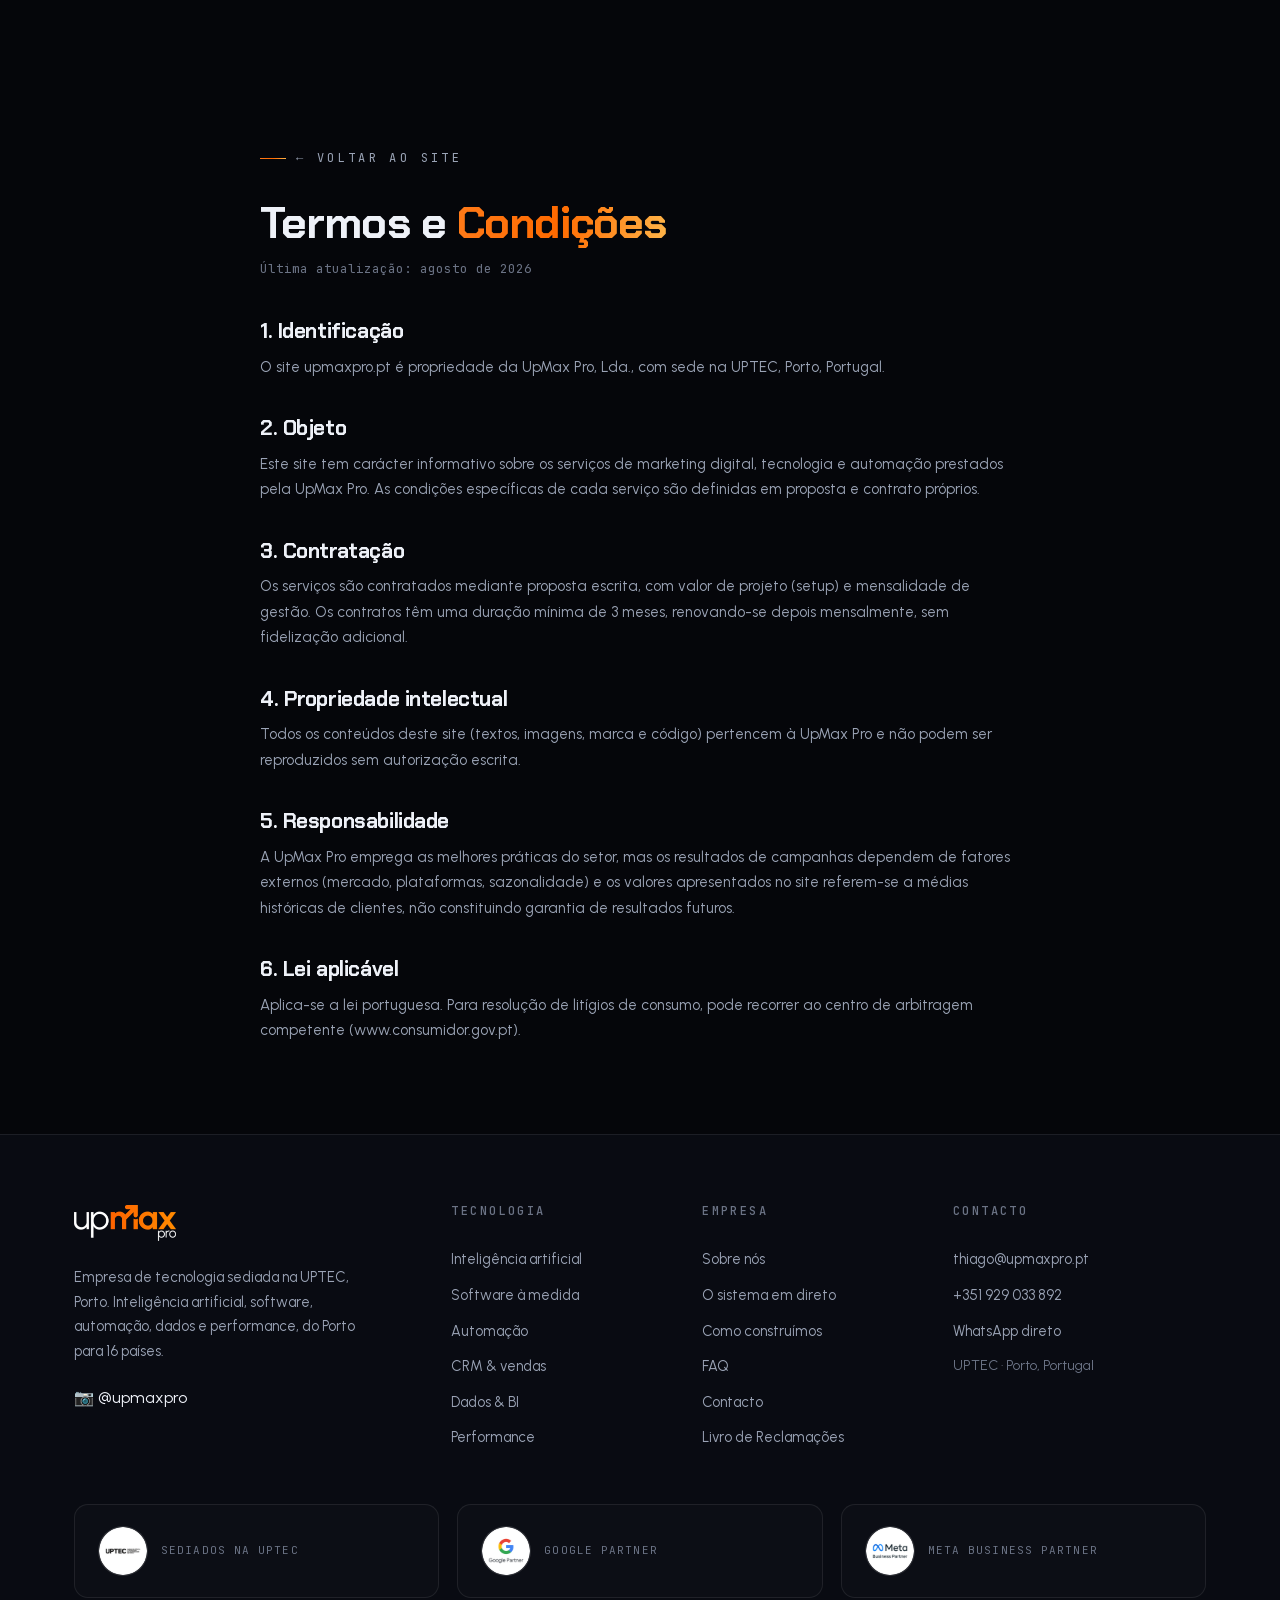
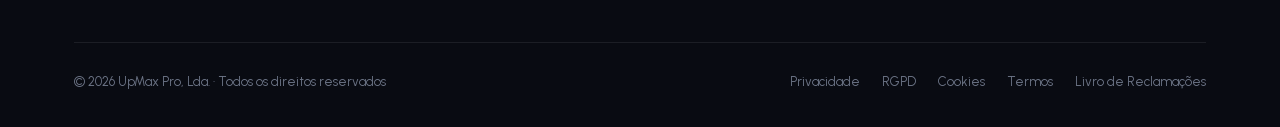
<file: termos/index.html>
<!DOCTYPE html><!--ZEa99Zo0xqskiky75y0Zg--><html lang="pt-PT" class="__variable_171de1 __variable_220eb1 __variable_dd6ea7"><head><meta charSet="utf-8"/><meta name="viewport" content="width=device-width, initial-scale=1"/><link rel="preload" href="/_next/static/media/29e4af7482351bce-s.p.woff2" as="font" crossorigin="" type="font/woff2"/><link rel="preload" href="/_next/static/media/680d078f20ab2e33-s.p.woff2" as="font" crossorigin="" type="font/woff2"/><link rel="preload" href="/_next/static/media/84f090e3b62fb9e3-s.p.woff2" as="font" crossorigin="" type="font/woff2"/><link rel="preload" href="/_next/static/media/939c4f875ee75fbb-s.p.woff2" as="font" crossorigin="" type="font/woff2"/><link rel="preload" href="/_next/static/media/a22b1dc24103c00d-s.p.woff2" as="font" crossorigin="" type="font/woff2"/><link rel="preload" href="/_next/static/media/bb3ef058b751a6ad-s.p.woff2" as="font" crossorigin="" type="font/woff2"/><link rel="preload" href="/_next/static/media/e6fd32ec5acdd27d-s.p.woff2" as="font" crossorigin="" type="font/woff2"/><link rel="preload" href="/_next/static/media/f6d84cc3be9d6158-s.p.woff2" as="font" crossorigin="" type="font/woff2"/><link rel="preload" as="image" href="/logo.png"/><link rel="preload" as="image" href="/badge-uptec.png"/><link rel="preload" as="image" href="/badge-google.png"/><link rel="preload" as="image" href="/badge-meta.png"/><link rel="stylesheet" href="/_next/static/css/a8b8a03b88cb8173.css" data-precedence="next"/><link rel="stylesheet" href="/_next/static/css/37802e354042ec99.css" data-precedence="next"/><link rel="preload" as="script" fetchPriority="low" href="/_next/static/chunks/webpack-ab0f5635f34af2ac.js"/><script src="/_next/static/chunks/4bd1b696-c023c6e3521b1417.js" async=""></script><script src="/_next/static/chunks/255-9d0d2ba8fe9ae3d9.js" async=""></script><script src="/_next/static/chunks/main-app-77570149ba41b1ed.js" async=""></script><meta name="next-size-adjust" content=""/><title>Termos e Condições · UpMax Pro</title><meta name="description" content="Empresa de tecnologia sediada na UPTEC, Porto: inteligência artificial, software à medida, automação, CRM, dados e marketing de performance. €15M+ geridos em anúncios, projetos em 16 países."/><meta name="keywords" content="automação,inteligência artificial,CRM,tráfego pago,sites,Porto,marketing digital"/><link rel="canonical" href="https://upmaxpro.pt/"/><meta property="og:title" content="UpMax Pro · Tecnologia, IA e Sistemas para Empresas"/><meta property="og:description" content="IA, software à medida, automação, CRM e dados, do Porto para 16 países. Sediada na UPTEC."/><meta property="og:url" content="https://upmaxpro.pt/"/><meta property="og:locale" content="pt_PT"/><meta property="og:image" content="https://upmaxpro.pt/og-image.png"/><meta property="og:image:width" content="1200"/><meta property="og:image:height" content="630"/><meta property="og:image:alt" content="UpMax Pro"/><meta property="og:type" content="website"/><meta name="twitter:card" content="summary_large_image"/><meta name="twitter:title" content="UpMax Pro · Tecnologia, IA e Sistemas para Empresas"/><meta name="twitter:description" content="IA, software à medida, automação, CRM e dados, do Porto para 16 países. Sediada na UPTEC."/><meta name="twitter:image" content="https://upmaxpro.pt/og-image.png"/><meta name="twitter:image:width" content="1200"/><meta name="twitter:image:height" content="630"/><meta name="twitter:image:alt" content="UpMax Pro"/><link rel="icon" href="/favicon.png"/><script src="/_next/static/chunks/polyfills-42372ed130431b0a.js" noModule=""></script></head><body><div hidden=""><!--$--><!--/$--></div><script type="application/ld+json">{"@context":"https://schema.org","@type":"ProfessionalService","name":"UpMax Pro","url":"https://upmaxpro.pt","email":"thiago@upmaxpro.pt","telephone":"+351929033892","description":"Empresa de tecnologia: inteligência artificial, software à medida, automação, CRM, dados e marketing de performance para empresas em 16 países.","address":{"@type":"PostalAddress","addressLocality":"Porto","addressCountry":"PT","streetAddress":"UPTEC, Universidade do Porto"},"sameAs":["https://www.instagram.com/upmaxpro/"],"areaServed":["PT","BR"]}</script><main class="container legal-page"><a href="/" class="kicker" style="margin-bottom:30px;display:inline-flex">← Voltar ao site</a><h1>Termos e <span class="grad-text">Condições</span></h1><p class="updated">Última atualização: agosto de 2026</p><h2>1. Identificação</h2><p>O site upmaxpro.pt é propriedade da UpMax Pro, Lda., com sede na UPTEC, Porto, Portugal.</p><h2>2. Objeto</h2><p>Este site tem carácter informativo sobre os serviços de marketing digital, tecnologia e automação prestados pela UpMax Pro. As condições específicas de cada serviço são definidas em proposta e contrato próprios.</p><h2>3. Contratação</h2><p>Os serviços são contratados mediante proposta escrita, com valor de projeto (setup) e mensalidade de gestão. Os contratos têm uma duração mínima de 3 meses, renovando-se depois mensalmente, sem fidelização adicional.</p><h2>4. Propriedade intelectual</h2><p>Todos os conteúdos deste site (textos, imagens, marca e código) pertencem à UpMax Pro e não podem ser reproduzidos sem autorização escrita.</p><h2>5. Responsabilidade</h2><p>A UpMax Pro emprega as melhores práticas do setor, mas os resultados de campanhas dependem de fatores externos (mercado, plataformas, sazonalidade) e os valores apresentados no site referem-se a médias históricas de clientes, não constituindo garantia de resultados futuros.</p><h2>6. Lei aplicável</h2><p>Aplica-se a lei portuguesa. Para resolução de litígios de consumo, pode recorrer ao centro de arbitragem competente (www.consumidor.gov.pt).</p></main><footer class="footer"><div class="container"><div class="footer-grid"><div class="footer-brand"><div class="nav-logo"><img src="/logo.png" alt="UpMax Pro"/></div><p>Empresa de tecnologia sediada na UPTEC, Porto. Inteligência artificial, software, automação, dados e performance, do Porto para 16 países.</p><a href="https://www.instagram.com/upmaxpro/" target="_blank" rel="noopener noreferrer">📷 @upmaxpro</a></div><div class="footer-col"><h4>Tecnologia</h4><a href="/#servicos">Inteligência artificial</a><a href="/#servicos">Software à medida</a><a href="/#servicos">Automação</a><a href="/#servicos">CRM &amp; vendas</a><a href="/#servicos">Dados &amp; BI</a><a href="/#servicos">Performance</a></div><div class="footer-col"><h4>Empresa</h4><a href="/#tecnologia">Sobre nós</a><a href="/#sistema">O sistema em direto</a><a href="/#processo">Como construímos</a><a href="/#faq">FAQ</a><a href="https://wa.me/351929033892" target="_blank" rel="noopener noreferrer">Contacto</a><a href="https://www.livroreclamacoes.pt/" target="_blank" rel="noopener noreferrer">Livro de Reclamações</a></div><div class="footer-col"><h4>Contacto</h4><a href="mailto:thiago@upmaxpro.pt">thiago@upmaxpro.pt</a><a href="tel:+351929033892">+351 929 033 892</a><a href="https://wa.me/351929033892" target="_blank" rel="noopener noreferrer">WhatsApp direto</a><span style="color:var(--text-faint);font-size:14px">UPTEC · Porto, Portugal</span></div></div><div class="footer-creds"><div class="cred"><img class="cred-badge" src="/badge-uptec.png" alt="UPTEC · Parque de Ciência e Tecnologia"/><span class="cred-sub">Sediados na UPTEC</span></div><div class="cred"><img class="cred-badge" src="/badge-google.png" alt="Google Partner"/><span class="cred-sub">Google Partner</span></div><div class="cred"><img class="cred-badge" src="/badge-meta.png" alt="Meta Business Partner"/><span class="cred-sub">Meta Business Partner</span></div></div><div class="footer-bottom"><span>© <!-- -->2026<!-- --> UpMax Pro, Lda. · Todos os direitos reservados</span><div class="footer-legal"><a href="/privacidade/">Privacidade</a><a href="/rgpd/">RGPD</a><a href="/cookies/">Cookies</a><a href="/termos/">Termos</a><a href="https://www.livroreclamacoes.pt/" target="_blank" rel="noopener noreferrer">Livro de Reclamações</a></div></div></div></footer><!--$--><!--/$--><script src="/_next/static/chunks/webpack-ab0f5635f34af2ac.js" id="_R_" async=""></script><script>(self.__next_f=self.__next_f||[]).push([0])</script><script>self.__next_f.push([1,"1:\"$Sreact.fragment\"\n2:I[9766,[],\"\"]\n3:I[8924,[],\"\"]\nb:I[7150,[],\"\"]\n:HL[\"/_next/static/media/29e4af7482351bce-s.p.woff2\",\"font\",{\"crossOrigin\":\"\",\"type\":\"font/woff2\"}]\n:HL[\"/_next/static/media/680d078f20ab2e33-s.p.woff2\",\"font\",{\"crossOrigin\":\"\",\"type\":\"font/woff2\"}]\n:HL[\"/_next/static/media/84f090e3b62fb9e3-s.p.woff2\",\"font\",{\"crossOrigin\":\"\",\"type\":\"font/woff2\"}]\n:HL[\"/_next/static/media/939c4f875ee75fbb-s.p.woff2\",\"font\",{\"crossOrigin\":\"\",\"type\":\"font/woff2\"}]\n:HL[\"/_next/static/media/a22b1dc24103c00d-s.p.woff2\",\"font\",{\"crossOrigin\":\"\",\"type\":\"font/woff2\"}]\n:HL[\"/_next/static/media/bb3ef058b751a6ad-s.p.woff2\",\"font\",{\"crossOrigin\":\"\",\"type\":\"font/woff2\"}]\n:HL[\"/_next/static/media/e6fd32ec5acdd27d-s.p.woff2\",\"font\",{\"crossOrigin\":\"\",\"type\":\"font/woff2\"}]\n:HL[\"/_next/static/media/f6d84cc3be9d6158-s.p.woff2\",\"font\",{\"crossOrigin\":\"\",\"type\":\"font/woff2\"}]\n:HL[\"/_next/static/css/a8b8a03b88cb8173.css\",\"style\"]\n:HL[\"/_next/static/css/37802e354042ec99.css\",\"style\"]\n"])</script><script>self.__next_f.push([1,"0:{\"P\":null,\"b\":\"ZEa99Zo0xqskiky75y0Zg\",\"p\":\"\",\"c\":[\"\",\"termos\",\"\"],\"i\":false,\"f\":[[[\"\",{\"children\":[\"termos\",{\"children\":[\"__PAGE__\",{}]}]},\"$undefined\",\"$undefined\",true],[\"\",[\"$\",\"$1\",\"c\",{\"children\":[[[\"$\",\"link\",\"0\",{\"rel\":\"stylesheet\",\"href\":\"/_next/static/css/a8b8a03b88cb8173.css\",\"precedence\":\"next\",\"crossOrigin\":\"$undefined\",\"nonce\":\"$undefined\"}],[\"$\",\"link\",\"1\",{\"rel\":\"stylesheet\",\"href\":\"/_next/static/css/37802e354042ec99.css\",\"precedence\":\"next\",\"crossOrigin\":\"$undefined\",\"nonce\":\"$undefined\"}]],[\"$\",\"html\",null,{\"lang\":\"pt-PT\",\"className\":\"__variable_171de1 __variable_220eb1 __variable_dd6ea7\",\"children\":[\"$\",\"body\",null,{\"children\":[[\"$\",\"script\",null,{\"type\":\"application/ld+json\",\"dangerouslySetInnerHTML\":{\"__html\":\"{\\\"@context\\\":\\\"https://schema.org\\\",\\\"@type\\\":\\\"ProfessionalService\\\",\\\"name\\\":\\\"UpMax Pro\\\",\\\"url\\\":\\\"https://upmaxpro.pt\\\",\\\"email\\\":\\\"thiago@upmaxpro.pt\\\",\\\"telephone\\\":\\\"+351929033892\\\",\\\"description\\\":\\\"Empresa de tecnologia: inteligência artificial, software à medida, automação, CRM, dados e marketing de performance para empresas em 16 países.\\\",\\\"address\\\":{\\\"@type\\\":\\\"PostalAddress\\\",\\\"addressLocality\\\":\\\"Porto\\\",\\\"addressCountry\\\":\\\"PT\\\",\\\"streetAddress\\\":\\\"UPTEC, Universidade do Porto\\\"},\\\"sameAs\\\":[\\\"https://www.instagram.com/upmaxpro/\\\"],\\\"areaServed\\\":[\\\"PT\\\",\\\"BR\\\"]}\"}}],[\"$\",\"$L2\",null,{\"parallelRouterKey\":\"children\",\"error\":\"$undefined\",\"errorStyles\":\"$undefined\",\"errorScripts\":\"$undefined\",\"template\":[\"$\",\"$L3\",null,{}],\"templateStyles\":\"$undefined\",\"templateScripts\":\"$undefined\",\"notFound\":[[[\"$\",\"title\",null,{\"children\":\"404: This page could not be found.\"}],[\"$\",\"div\",null,{\"style\":{\"fontFamily\":\"system-ui,\\\"Segoe UI\\\",Roboto,Helvetica,Arial,sans-serif,\\\"Apple Color Emoji\\\",\\\"Segoe UI Emoji\\\"\",\"height\":\"100vh\",\"textAlign\":\"center\",\"display\":\"flex\",\"flexDirection\":\"column\",\"alignItems\":\"center\",\"justifyContent\":\"center\"},\"children\":[\"$\",\"div\",null,{\"children\":[[\"$\",\"style\",null,{\"dangerouslySetInnerHTML\":{\"__html\":\"body{color:#000;background:#fff;margin:0}.next-error-h1{border-right:1px solid rgba(0,0,0,.3)}@media (prefers-color-scheme:dark){body{color:#fff;background:#000}.next-error-h1{border-right:1px solid rgba(255,255,255,.3)}}\"}}],[\"$\",\"h1\",null,{\"className\":\"next-error-h1\",\"style\":{\"display\":\"inline-block\",\"margin\":\"0 20px 0 0\",\"padding\":\"0 23px 0 0\",\"fontSize\":24,\"fontWeight\":500,\"verticalAlign\":\"top\",\"lineHeight\":\"49px\"},\"children\":404}],[\"$\",\"div\",null,{\"style\":{\"display\":\"inline-block\"},\"children\":[\"$\",\"h2\",null,{\"style\":{\"fontSize\":14,\"fontWeight\":400,\"lineHeight\":\"49px\",\"margin\":0},\"children\":\"This page could not be found.\"}]}]]}]}]],[]],\"forbidden\":\"$undefined\",\"unauthorized\":\"$undefined\"}]]}]}]]}],{\"children\":[\"termos\",[\"$\",\"$1\",\"c\",{\"children\":[null,[\"$\",\"$L2\",null,{\"parallelRouterKey\":\"children\",\"error\":\"$undefined\",\"errorStyles\":\"$undefined\",\"errorScripts\":\"$undefined\",\"template\":[\"$\",\"$L3\",null,{}],\"templateStyles\":\"$undefined\",\"templateScripts\":\"$undefined\",\"notFound\":\"$undefined\",\"forbidden\":\"$undefined\",\"unauthorized\":\"$undefined\"}]]}],{\"children\":[\"__PAGE__\",[\"$\",\"$1\",\"c\",{\"children\":[[[\"$\",\"main\",null,{\"className\":\"container legal-page\",\"children\":[[\"$\",\"a\",null,{\"href\":\"/\",\"className\":\"kicker\",\"style\":{\"marginBottom\":30,\"display\":\"inline-flex\"},\"children\":\"← Voltar ao site\"}],[\"$\",\"h1\",null,{\"children\":[\"Termos e \",[\"$\",\"span\",null,{\"className\":\"grad-text\",\"children\":\"Condições\"}]]}],[\"$\",\"p\",null,{\"className\":\"updated\",\"children\":\"Última atualização: agosto de 2026\"}],[\"$\",\"h2\",null,{\"children\":\"1. Identificação\"}],[\"$\",\"p\",null,{\"children\":\"O site upmaxpro.pt é propriedade da UpMax Pro, Lda., com sede na UPTEC, Porto, Portugal.\"}],[\"$\",\"h2\",null,{\"children\":\"2. Objeto\"}],[\"$\",\"p\",null,{\"children\":\"Este site tem carácter informativo sobre os serviços de marketing digital, tecnologia e automação prestados pela UpMax Pro. As condições específicas de cada serviço são definidas em proposta e contrato próprios.\"}],[\"$\",\"h2\",null,{\"children\":\"3. Contratação\"}],[\"$\",\"p\",null,{\"children\":\"Os serviços são contratados mediante proposta escrita, com valor de projeto (setup) e mensalidade de gestão. Os contratos têm uma duração mínima de 3 meses, renovando-se depois mensalmente, sem fidelização adicional.\"}],[\"$\",\"h2\",null,{\"children\":\"4. Propriedade intelectual\"}],[\"$\",\"p\",null,{\"children\":\"Todos os conteúdos deste site (textos, imagens, marca e código) pertencem à UpMax Pro e não podem ser reproduzidos sem autorização escrita.\"}],\"$L4\",\"$L5\",\"$L6\",\"$L7\"]}],\"$L8\"],null,\"$L9\"]}],{},null,false]},null,false]},null,false],\"$La\",false]],\"m\":\"$undefined\",\"G\":[\"$b\",[]],\"s\":false,\"S\":true}\n"])</script><script>self.__next_f.push([1,"c:I[4431,[],\"OutletBoundary\"]\ne:I[5278,[],\"AsyncMetadataOutlet\"]\n10:I[4431,[],\"ViewportBoundary\"]\n12:I[4431,[],\"MetadataBoundary\"]\n13:\"$Sreact.suspense\"\n4:[\"$\",\"h2\",null,{\"children\":\"5. Responsabilidade\"}]\n5:[\"$\",\"p\",null,{\"children\":\"A UpMax Pro emprega as melhores práticas do setor, mas os resultados de campanhas dependem de fatores externos (mercado, plataformas, sazonalidade) e os valores apresentados no site referem-se a médias históricas de clientes, não constituindo garantia de resultados futuros.\"}]\n6:[\"$\",\"h2\",null,{\"children\":\"6. Lei aplicável\"}]\n7:[\"$\",\"p\",null,{\"children\":\"Aplica-se a lei portuguesa. Para resolução de litígios de consumo, pode recorrer ao centro de arbitragem competente (www.consumidor.gov.pt).\"}]\n"])</script><script>self.__next_f.push([1,"8:[\"$\",\"footer\",null,{\"className\":\"footer\",\"children\":[\"$\",\"div\",null,{\"className\":\"container\",\"children\":[[\"$\",\"div\",null,{\"className\":\"footer-grid\",\"children\":[[\"$\",\"div\",null,{\"className\":\"footer-brand\",\"children\":[[\"$\",\"div\",null,{\"className\":\"nav-logo\",\"children\":[\"$\",\"img\",null,{\"src\":\"/logo.png\",\"alt\":\"UpMax Pro\"}]}],[\"$\",\"p\",null,{\"children\":\"Empresa de tecnologia sediada na UPTEC, Porto. Inteligência artificial, software, automação, dados e performance, do Porto para 16 países.\"}],[\"$\",\"a\",null,{\"href\":\"https://www.instagram.com/upmaxpro/\",\"target\":\"_blank\",\"rel\":\"noopener noreferrer\",\"children\":\"📷 @upmaxpro\"}]]}],[\"$\",\"div\",null,{\"className\":\"footer-col\",\"children\":[[\"$\",\"h4\",null,{\"children\":\"Tecnologia\"}],[\"$\",\"a\",null,{\"href\":\"/#servicos\",\"children\":\"Inteligência artificial\"}],[\"$\",\"a\",null,{\"href\":\"/#servicos\",\"children\":\"Software à medida\"}],[\"$\",\"a\",null,{\"href\":\"/#servicos\",\"children\":\"Automação\"}],[\"$\",\"a\",null,{\"href\":\"/#servicos\",\"children\":\"CRM \u0026 vendas\"}],[\"$\",\"a\",null,{\"href\":\"/#servicos\",\"children\":\"Dados \u0026 BI\"}],[\"$\",\"a\",null,{\"href\":\"/#servicos\",\"children\":\"Performance\"}]]}],[\"$\",\"div\",null,{\"className\":\"footer-col\",\"children\":[[\"$\",\"h4\",null,{\"children\":\"Empresa\"}],[\"$\",\"a\",null,{\"href\":\"/#tecnologia\",\"children\":\"Sobre nós\"}],[\"$\",\"a\",null,{\"href\":\"/#sistema\",\"children\":\"O sistema em direto\"}],[\"$\",\"a\",null,{\"href\":\"/#processo\",\"children\":\"Como construímos\"}],[\"$\",\"a\",null,{\"href\":\"/#faq\",\"children\":\"FAQ\"}],[\"$\",\"a\",null,{\"href\":\"https://wa.me/351929033892\",\"target\":\"_blank\",\"rel\":\"noopener noreferrer\",\"children\":\"Contacto\"}],[\"$\",\"a\",null,{\"href\":\"https://www.livroreclamacoes.pt/\",\"target\":\"_blank\",\"rel\":\"noopener noreferrer\",\"children\":\"Livro de Reclamações\"}]]}],[\"$\",\"div\",null,{\"className\":\"footer-col\",\"children\":[[\"$\",\"h4\",null,{\"children\":\"Contacto\"}],[\"$\",\"a\",null,{\"href\":\"mailto:thiago@upmaxpro.pt\",\"children\":\"thiago@upmaxpro.pt\"}],[\"$\",\"a\",null,{\"href\":\"tel:+351929033892\",\"children\":\"+351 929 033 892\"}],[\"$\",\"a\",null,{\"href\":\"https://wa.me/351929033892\",\"target\":\"_blank\",\"rel\":\"noopener noreferrer\",\"children\":\"WhatsApp direto\"}],[\"$\",\"span\",null,{\"style\":{\"color\":\"var(--text-faint)\",\"fontSize\":14},\"children\":\"UPTEC · Porto, Portugal\"}]]}]]}],[\"$\",\"div\",null,{\"className\":\"footer-creds\",\"children\":[[\"$\",\"div\",null,{\"className\":\"cred\",\"children\":[[\"$\",\"img\",null,{\"className\":\"cred-badge\",\"src\":\"/badge-uptec.png\",\"alt\":\"UPTEC · Parque de Ciência e Tecnologia\"}],[\"$\",\"span\",null,{\"className\":\"cred-sub\",\"children\":\"Sediados na UPTEC\"}]]}],[\"$\",\"div\",null,{\"className\":\"cred\",\"children\":[[\"$\",\"img\",null,{\"className\":\"cred-badge\",\"src\":\"/badge-google.png\",\"alt\":\"Google Partner\"}],[\"$\",\"span\",null,{\"className\":\"cred-sub\",\"children\":\"Google Partner\"}]]}],[\"$\",\"div\",null,{\"className\":\"cred\",\"children\":[[\"$\",\"img\",null,{\"className\":\"cred-badge\",\"src\":\"/badge-meta.png\",\"alt\":\"Meta Business Partner\"}],[\"$\",\"span\",null,{\"className\":\"cred-sub\",\"children\":\"Meta Business Partner\"}]]}]]}],[\"$\",\"div\",null,{\"className\":\"footer-bottom\",\"children\":[[\"$\",\"span\",null,{\"children\":[\"© \",2026,\" UpMax Pro, Lda. · Todos os direitos reservados\"]}],[\"$\",\"div\",null,{\"className\":\"footer-legal\",\"children\":[[\"$\",\"a\",null,{\"href\":\"/privacidade/\",\"children\":\"Privacidade\"}],[\"$\",\"a\",null,{\"href\":\"/rgpd/\",\"children\":\"RGPD\"}],[\"$\",\"a\",null,{\"href\":\"/cookies/\",\"children\":\"Cookies\"}],[\"$\",\"a\",null,{\"href\":\"/termos/\",\"children\":\"Termos\"}],[\"$\",\"a\",null,{\"href\":\"https://www.livroreclamacoes.pt/\",\"target\":\"_blank\",\"rel\":\"noopener noreferrer\",\"children\":\"Livro de Reclamações\"}]]}]]}]]}]}]\n"])</script><script>self.__next_f.push([1,"9:[\"$\",\"$Lc\",null,{\"children\":[\"$Ld\",[\"$\",\"$Le\",null,{\"promise\":\"$@f\"}]]}]\na:[\"$\",\"$1\",\"h\",{\"children\":[null,[[\"$\",\"$L10\",null,{\"children\":\"$L11\"}],[\"$\",\"meta\",null,{\"name\":\"next-size-adjust\",\"content\":\"\"}]],[\"$\",\"$L12\",null,{\"children\":[\"$\",\"div\",null,{\"hidden\":true,\"children\":[\"$\",\"$13\",null,{\"fallback\":null,\"children\":\"$L14\"}]}]}]]}]\n"])</script><script>self.__next_f.push([1,"11:[[\"$\",\"meta\",\"0\",{\"charSet\":\"utf-8\"}],[\"$\",\"meta\",\"1\",{\"name\":\"viewport\",\"content\":\"width=device-width, initial-scale=1\"}]]\nd:null\n"])</script><script>self.__next_f.push([1,"15:I[622,[],\"IconMark\"]\n"])</script><script>self.__next_f.push([1,"f:{\"metadata\":[[\"$\",\"title\",\"0\",{\"children\":\"Termos e Condições · UpMax Pro\"}],[\"$\",\"meta\",\"1\",{\"name\":\"description\",\"content\":\"Empresa de tecnologia sediada na UPTEC, Porto: inteligência artificial, software à medida, automação, CRM, dados e marketing de performance. €15M+ geridos em anúncios, projetos em 16 países.\"}],[\"$\",\"meta\",\"2\",{\"name\":\"keywords\",\"content\":\"automação,inteligência artificial,CRM,tráfego pago,sites,Porto,marketing digital\"}],[\"$\",\"link\",\"3\",{\"rel\":\"canonical\",\"href\":\"https://upmaxpro.pt/\"}],[\"$\",\"meta\",\"4\",{\"property\":\"og:title\",\"content\":\"UpMax Pro · Tecnologia, IA e Sistemas para Empresas\"}],[\"$\",\"meta\",\"5\",{\"property\":\"og:description\",\"content\":\"IA, software à medida, automação, CRM e dados, do Porto para 16 países. Sediada na UPTEC.\"}],[\"$\",\"meta\",\"6\",{\"property\":\"og:url\",\"content\":\"https://upmaxpro.pt/\"}],[\"$\",\"meta\",\"7\",{\"property\":\"og:locale\",\"content\":\"pt_PT\"}],[\"$\",\"meta\",\"8\",{\"property\":\"og:image\",\"content\":\"https://upmaxpro.pt/og-image.png\"}],[\"$\",\"meta\",\"9\",{\"property\":\"og:image:width\",\"content\":\"1200\"}],[\"$\",\"meta\",\"10\",{\"property\":\"og:image:height\",\"content\":\"630\"}],[\"$\",\"meta\",\"11\",{\"property\":\"og:image:alt\",\"content\":\"UpMax Pro\"}],[\"$\",\"meta\",\"12\",{\"property\":\"og:type\",\"content\":\"website\"}],[\"$\",\"meta\",\"13\",{\"name\":\"twitter:card\",\"content\":\"summary_large_image\"}],[\"$\",\"meta\",\"14\",{\"name\":\"twitter:title\",\"content\":\"UpMax Pro · Tecnologia, IA e Sistemas para Empresas\"}],[\"$\",\"meta\",\"15\",{\"name\":\"twitter:description\",\"content\":\"IA, software à medida, automação, CRM e dados, do Porto para 16 países. Sediada na UPTEC.\"}],[\"$\",\"meta\",\"16\",{\"name\":\"twitter:image\",\"content\":\"https://upmaxpro.pt/og-image.png\"}],[\"$\",\"meta\",\"17\",{\"name\":\"twitter:image:width\",\"content\":\"1200\"}],[\"$\",\"meta\",\"18\",{\"name\":\"twitter:image:height\",\"content\":\"630\"}],[\"$\",\"meta\",\"19\",{\"name\":\"twitter:image:alt\",\"content\":\"UpMax Pro\"}],[\"$\",\"link\",\"20\",{\"rel\":\"icon\",\"href\":\"/favicon.png\"}],[\"$\",\"$L15\",\"21\",{}]],\"error\":null,\"digest\":\"$undefined\"}\n"])</script><script>self.__next_f.push([1,"14:\"$f:metadata\"\n"])</script></body></html>
</file>
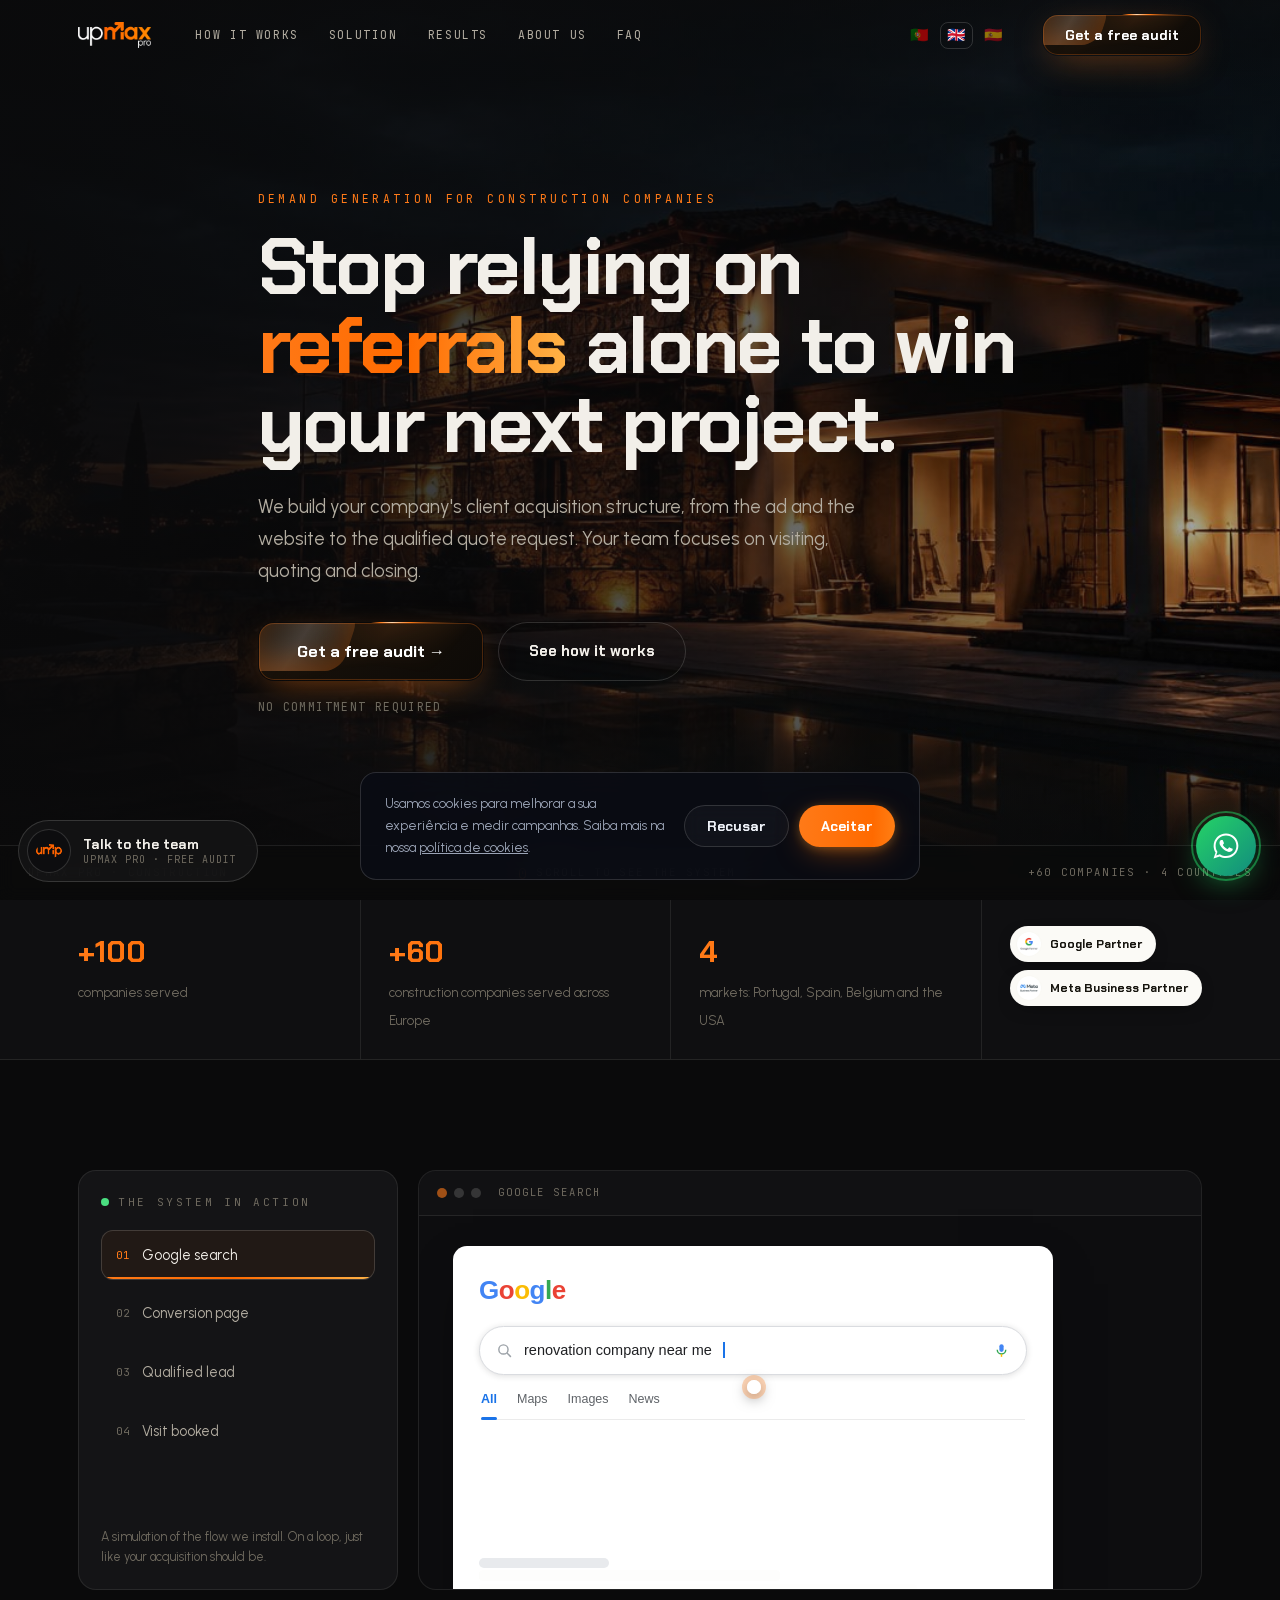
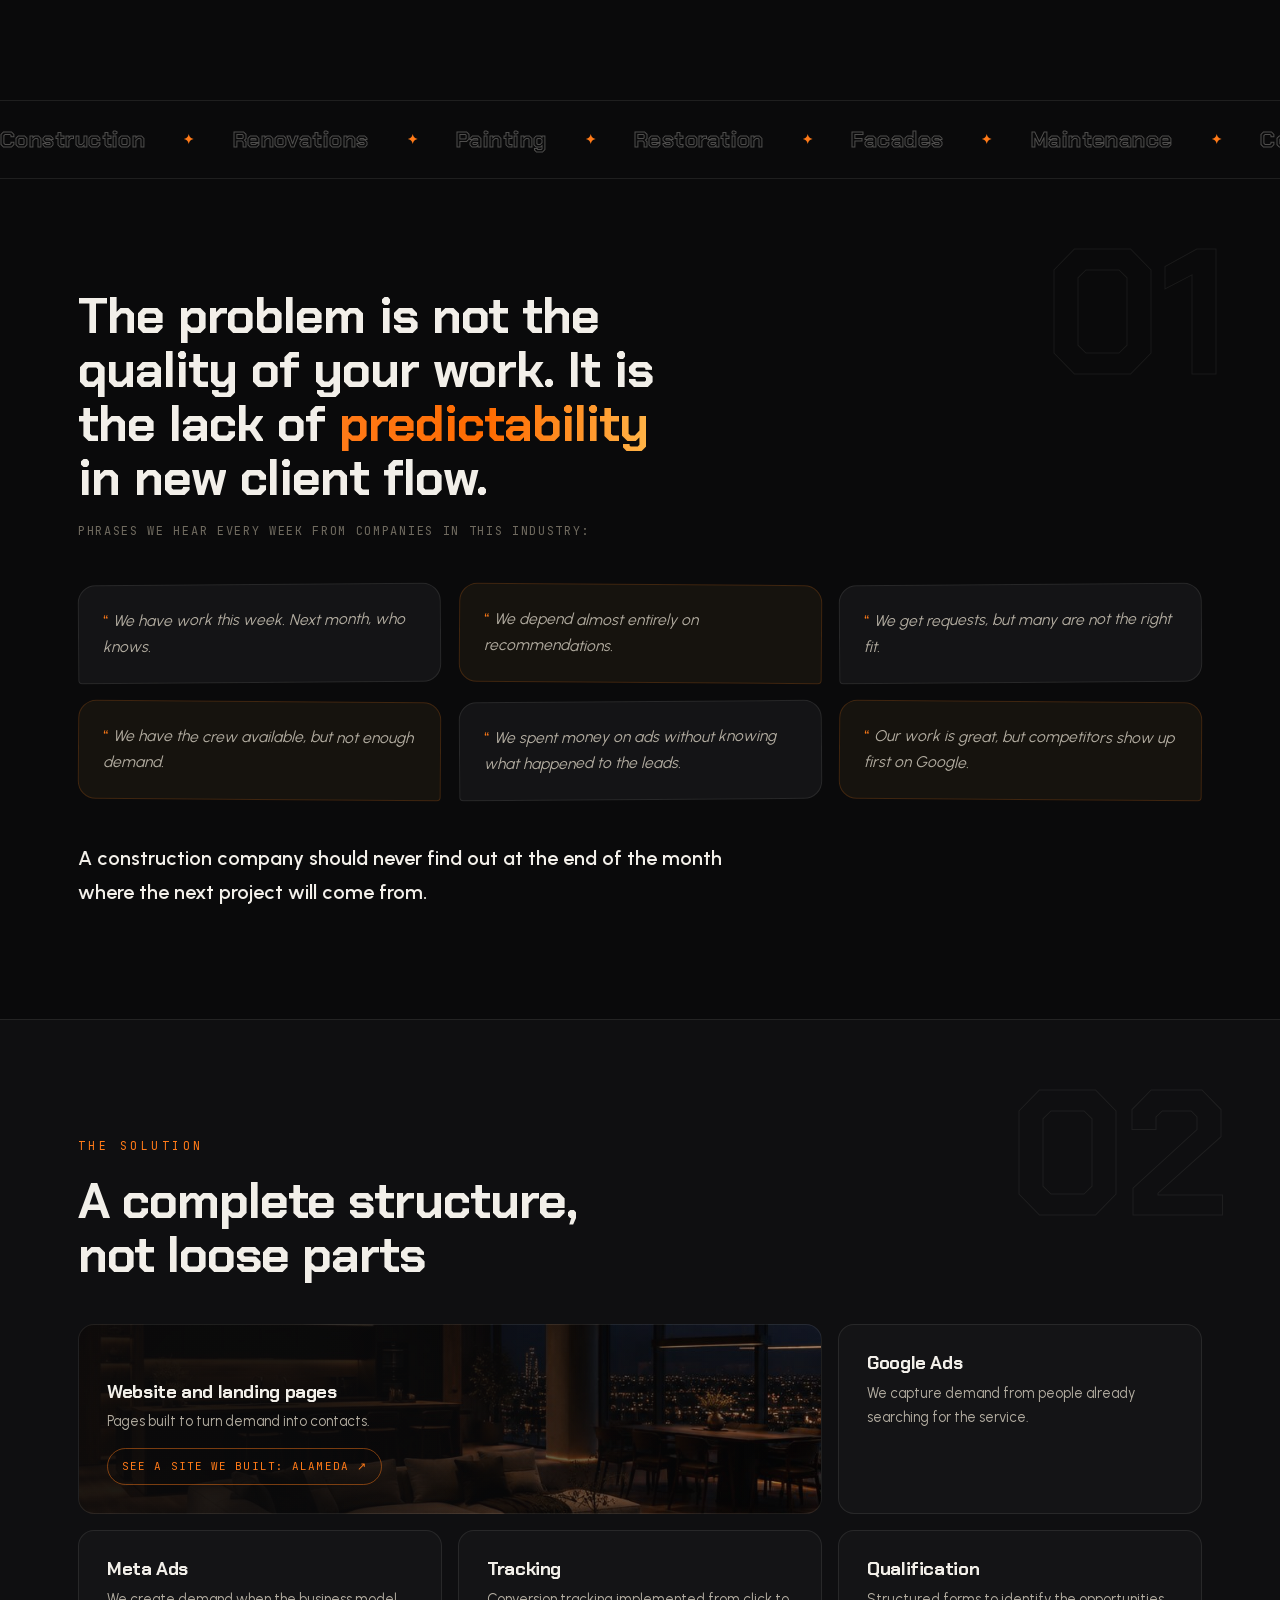
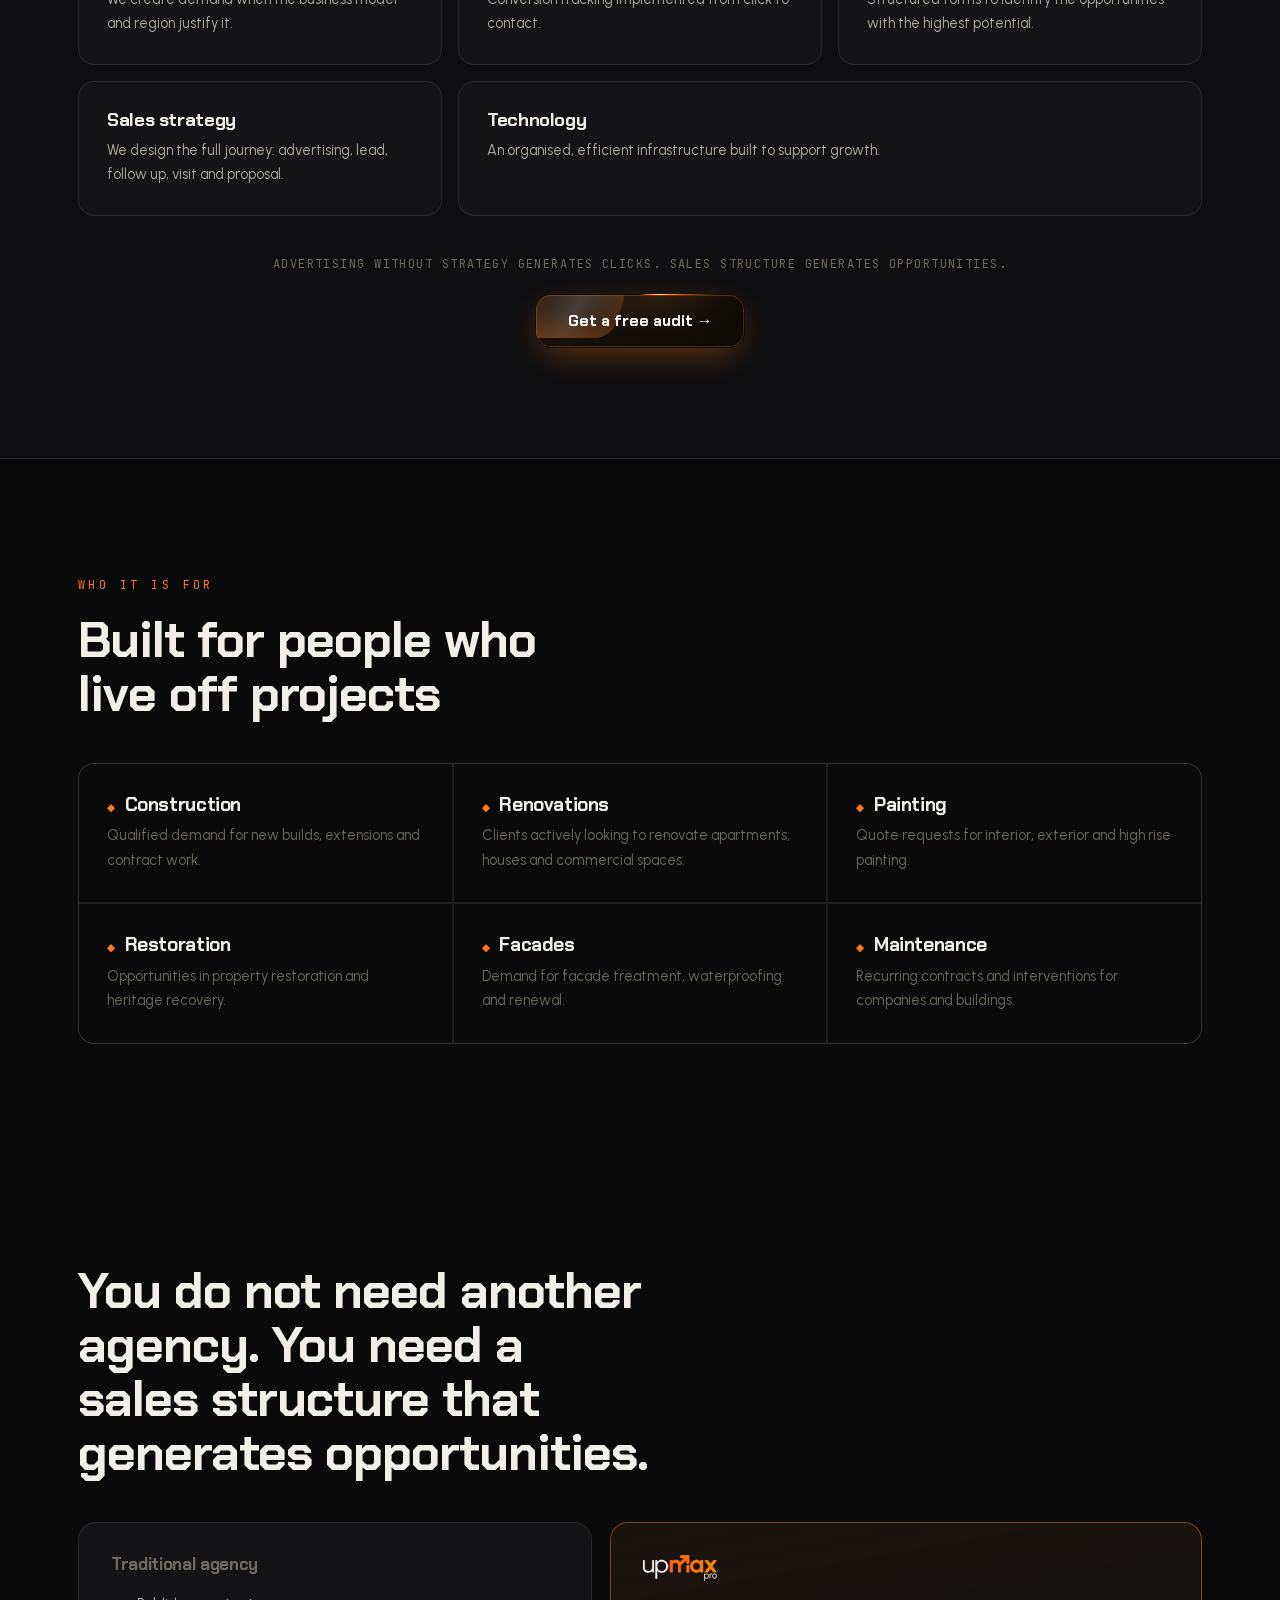
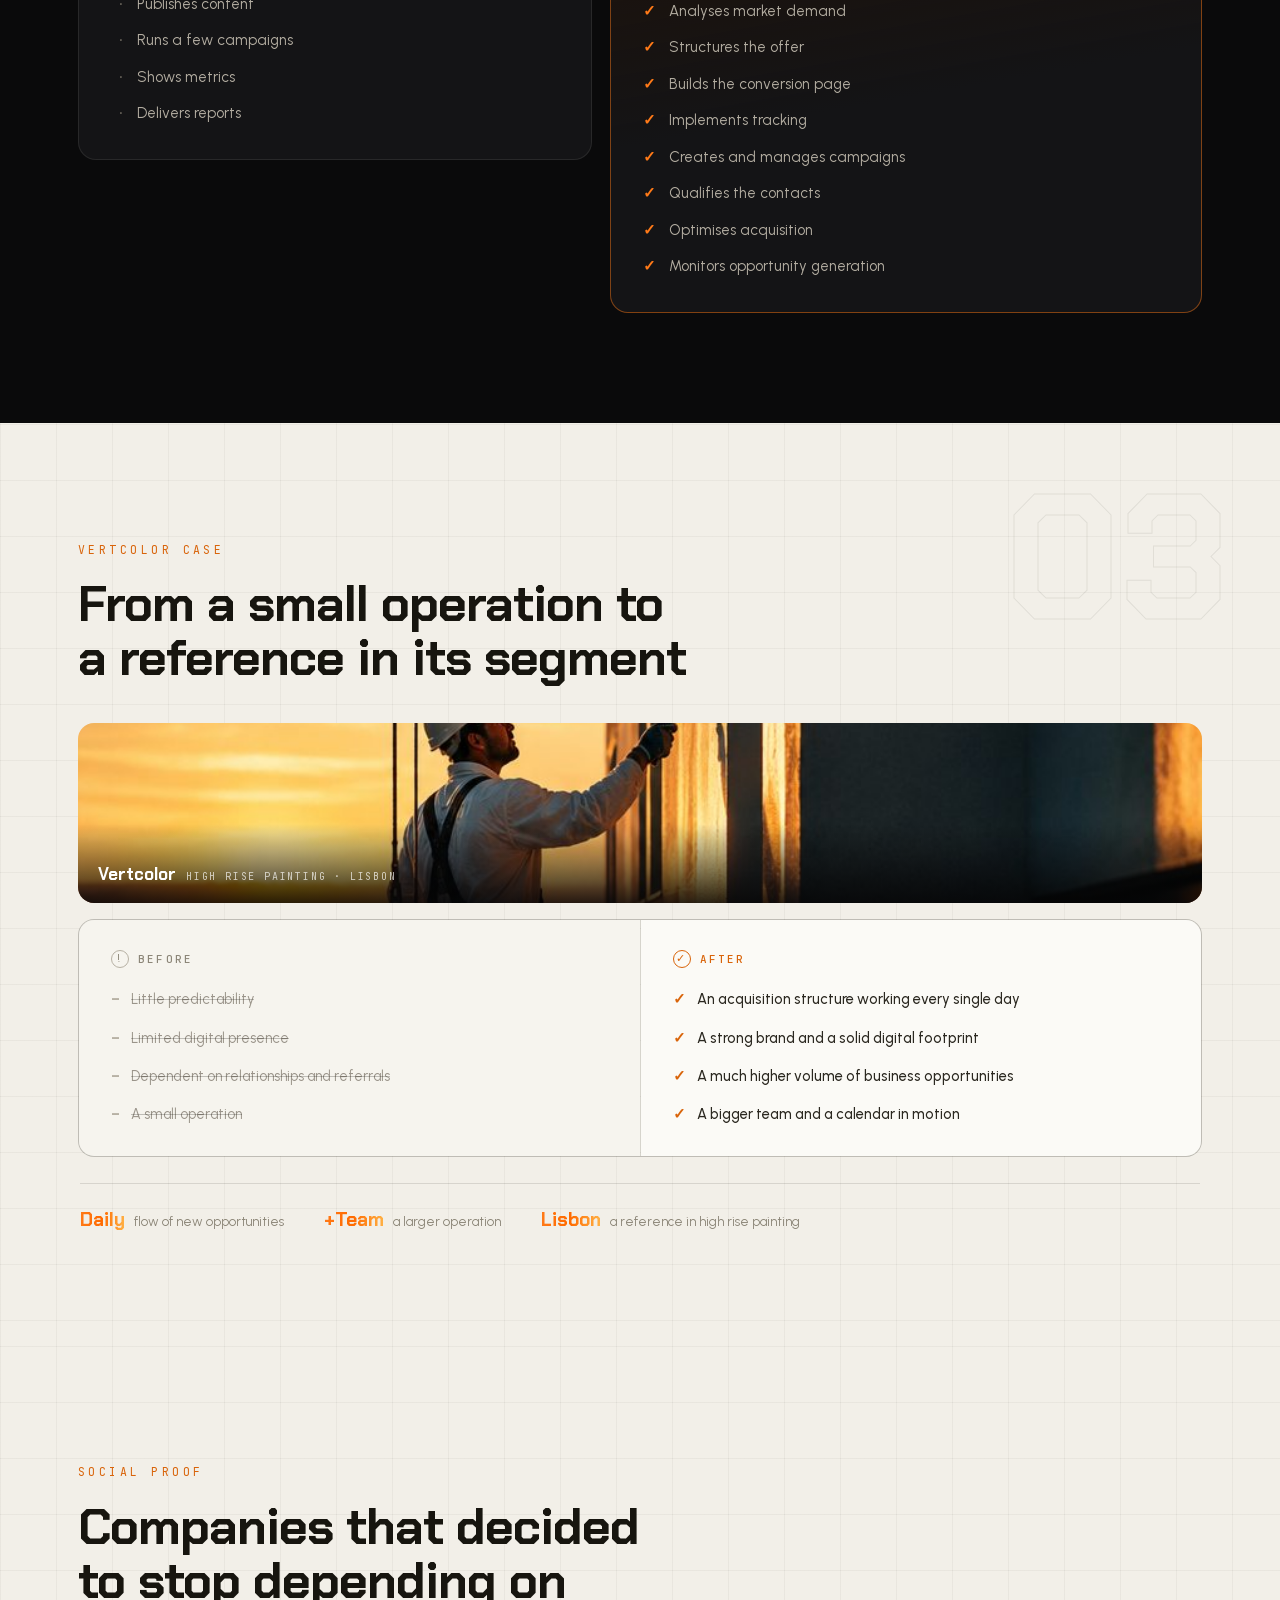
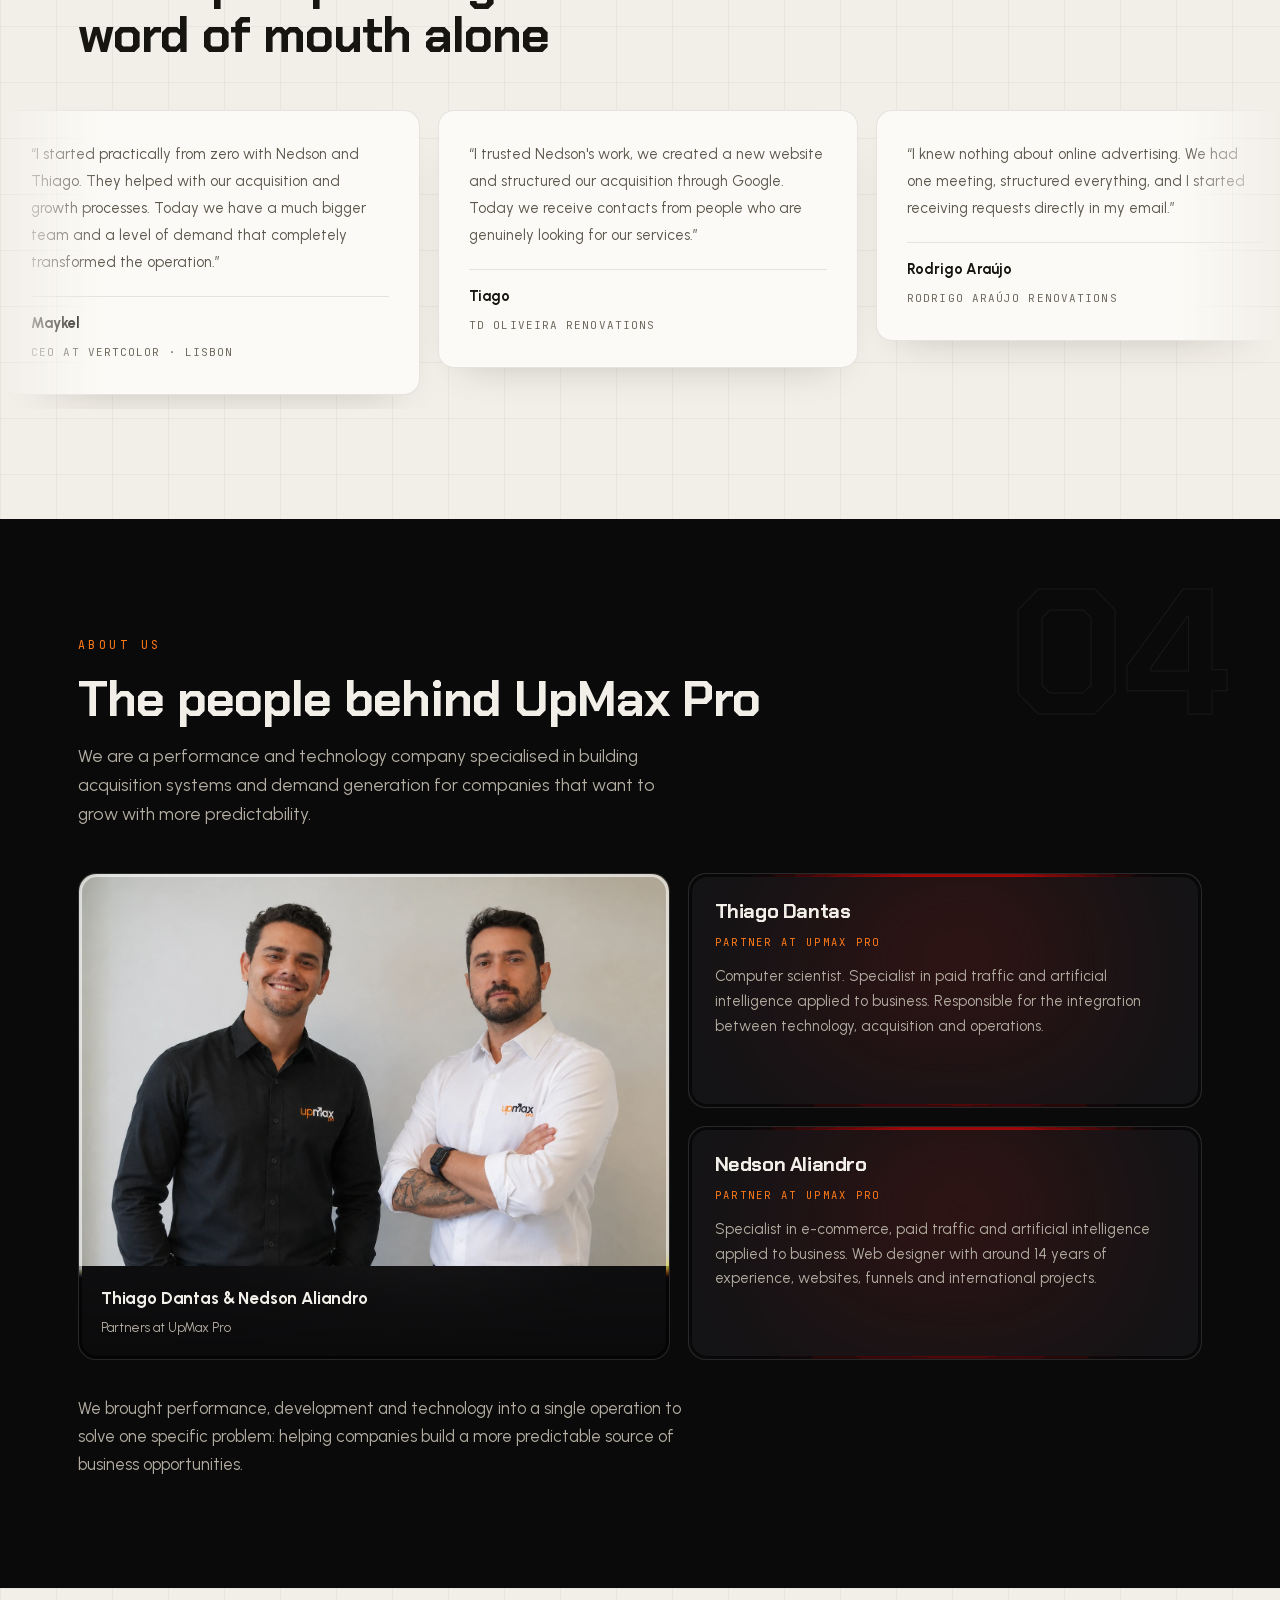
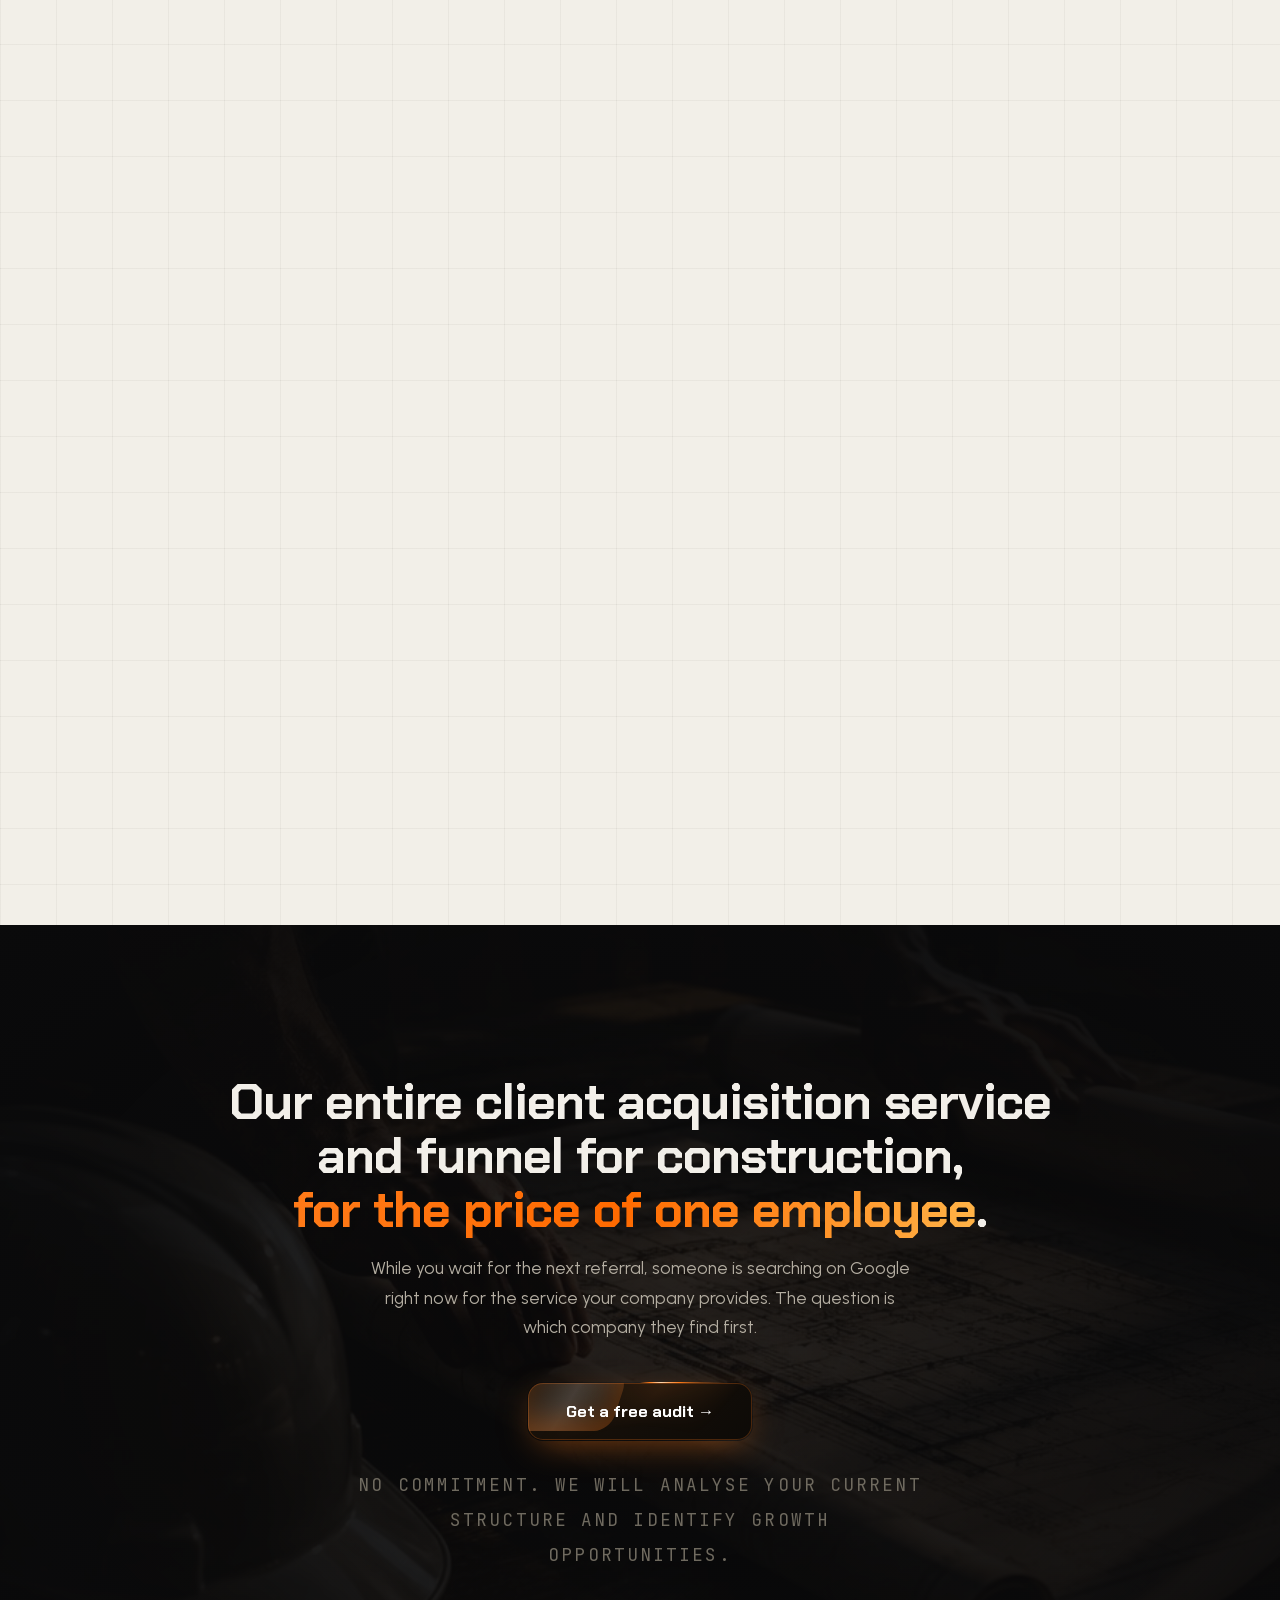
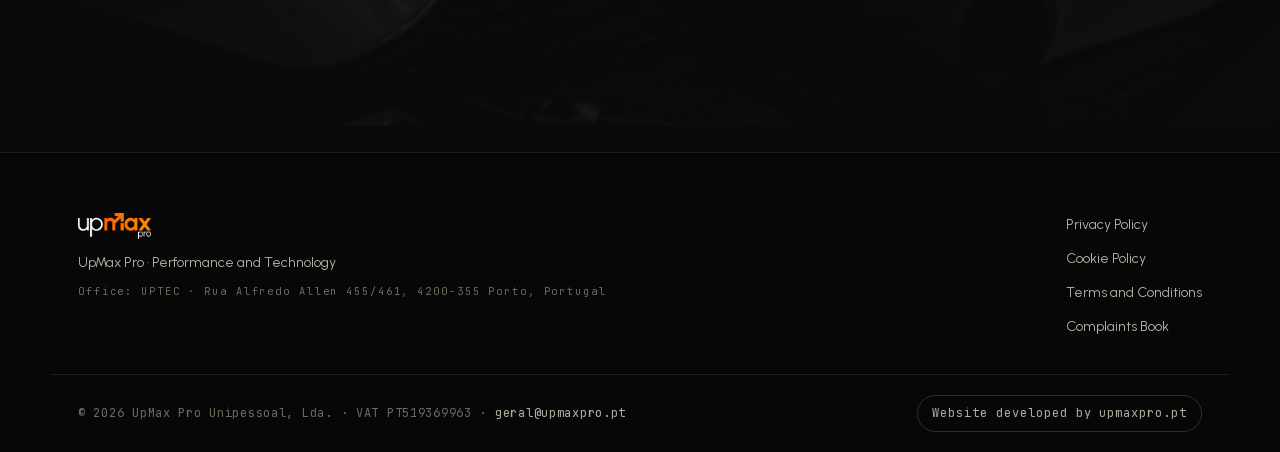
<file: construcao-civil/en/index.html>
<!DOCTYPE html><!--ZEa99Zo0xqskiky75y0Zg--><html lang="pt-PT" class="__variable_171de1 __variable_220eb1 __variable_dd6ea7"><head><meta charSet="utf-8"/><meta name="viewport" content="width=device-width, initial-scale=1"/><link rel="preload" href="/_next/static/media/29e4af7482351bce-s.p.woff2" as="font" crossorigin="" type="font/woff2"/><link rel="preload" href="/_next/static/media/680d078f20ab2e33-s.p.woff2" as="font" crossorigin="" type="font/woff2"/><link rel="preload" href="/_next/static/media/84f090e3b62fb9e3-s.p.woff2" as="font" crossorigin="" type="font/woff2"/><link rel="preload" href="/_next/static/media/939c4f875ee75fbb-s.p.woff2" as="font" crossorigin="" type="font/woff2"/><link rel="preload" href="/_next/static/media/a22b1dc24103c00d-s.p.woff2" as="font" crossorigin="" type="font/woff2"/><link rel="preload" href="/_next/static/media/bb3ef058b751a6ad-s.p.woff2" as="font" crossorigin="" type="font/woff2"/><link rel="preload" href="/_next/static/media/e6fd32ec5acdd27d-s.p.woff2" as="font" crossorigin="" type="font/woff2"/><link rel="preload" href="/_next/static/media/f6d84cc3be9d6158-s.p.woff2" as="font" crossorigin="" type="font/woff2"/><link rel="preload" as="image" href="/logo.png"/><link rel="preload" as="image" href="/lp/hero.jpg" fetchPriority="high"/><link rel="preload" as="image" href="/equipa-upmax.webp"/><link rel="preload" as="image" href="/simbolo.png"/><link rel="stylesheet" href="/_next/static/css/a8b8a03b88cb8173.css" data-precedence="next"/><link rel="stylesheet" href="/_next/static/css/37802e354042ec99.css" data-precedence="next"/><link rel="preload" as="script" fetchPriority="low" href="/_next/static/chunks/webpack-ab0f5635f34af2ac.js"/><script src="/_next/static/chunks/4bd1b696-c023c6e3521b1417.js" async=""></script><script src="/_next/static/chunks/255-9d0d2ba8fe9ae3d9.js" async=""></script><script src="/_next/static/chunks/main-app-77570149ba41b1ed.js" async=""></script><script src="/_next/static/chunks/990-efa0019459d4ff94.js" async=""></script><script src="/_next/static/chunks/app/construcao-civil/en/page-73a126694692e426.js" async=""></script><meta name="next-size-adjust" content=""/><title>Client Generation for Construction Companies | UpMax Pro</title><meta name="description" content="We build acquisition systems for construction, renovation and painting companies. Google Ads, websites, tracking and opportunity generation in a single operation."/><meta name="keywords" content="automação,inteligência artificial,CRM,tráfego pago,sites,Porto,marketing digital"/><link rel="canonical" href="https://upmaxpro.pt/construcao-civil/en/"/><link rel="alternate" hrefLang="pt-PT" href="https://upmaxpro.pt/construcao-civil/"/><link rel="alternate" hrefLang="en" href="https://upmaxpro.pt/construcao-civil/en/"/><link rel="alternate" hrefLang="es" href="https://upmaxpro.pt/construcao-civil/es/"/><meta property="og:title" content="Client Generation for Construction Companies | UpMax Pro"/><meta property="og:description" content="Stop relying on referrals alone to win your next project. A complete acquisition structure: ads, page, tracking and qualification."/><meta property="og:url" content="https://upmaxpro.pt/construcao-civil/en/"/><meta property="og:locale" content="en_US"/><meta property="og:image" content="https://upmaxpro.pt/og-image.png"/><meta property="og:image:width" content="1200"/><meta property="og:image:height" content="630"/><meta property="og:image:alt" content="UpMax Pro"/><meta property="og:type" content="website"/><meta name="twitter:card" content="summary_large_image"/><meta name="twitter:title" content="Client Generation for Construction Companies | UpMax Pro"/><meta name="twitter:description" content="Stop relying on referrals alone to win your next project. A complete acquisition structure: ads, page, tracking and qualification."/><meta name="twitter:image" content="https://upmaxpro.pt/og-image.png"/><meta name="twitter:image:width" content="1200"/><meta name="twitter:image:height" content="630"/><meta name="twitter:image:alt" content="UpMax Pro"/><link rel="icon" href="/favicon.png"/><script src="/_next/static/chunks/polyfills-42372ed130431b0a.js" noModule=""></script></head><body><div hidden=""><!--$--><!--/$--></div><script type="application/ld+json">{"@context":"https://schema.org","@type":"ProfessionalService","name":"UpMax Pro","url":"https://upmaxpro.pt","email":"thiago@upmaxpro.pt","telephone":"+351929033892","description":"Empresa de tecnologia: inteligência artificial, software à medida, automação, CRM, dados e marketing de performance para empresas em 16 países.","address":{"@type":"PostalAddress","addressLocality":"Porto","addressCountry":"PT","streetAddress":"UPTEC, Universidade do Porto"},"sameAs":["https://www.instagram.com/upmaxpro/"],"areaServed":["PT","BR"]}</script><div class="lpcc"><header class="lp-header "><div class="lp-container lp-header-inner"><a href="/construcao-civil/en/" class="lp-logo" aria-label="UpMax Pro"><img src="/logo.png" alt="UpMax Pro"/></a><nav class="lp-nav" aria-label="·"><a href="#como-funciona">How it works</a><a href="#solucao">Solution</a><a href="#resultados">Results</a><a href="#quem-somos">About us</a><a href="#faq">FAQ</a></nav><div class="lp-langs" aria-label="PT · EN · ES"><a href="/construcao-civil/" title="Português">🇵🇹</a><span class="on" title="English">🇬🇧</span><a href="/construcao-civil/es/" title="Español">🇪🇸</a></div><button class="btn btn-grad btn-sm">Get a free audit</button></div></header><main><section class="lp-hero"><img class="lp-hero-bg" src="/lp/hero.jpg" alt="" fetchPriority="high" aria-hidden="true"/><div class="lp-hero-veil" aria-hidden="true"></div><div class="lp-container lp-hero-inner"><span class="lp-eyebrow lp-fade-1">Demand generation for construction companies</span><h1 class="lp-fade-2">Stop relying on <em>referrals</em> alone to win your next project.</h1><p class="lp-sub lp-fade-3">We build your company&#x27;s client acquisition structure, from the ad and the website to the qualified quote request. Your team focuses on visiting, quoting and closing.</p><div class="lp-ctas lp-fade-4"><button class="btn btn-grad btn-lg">Get a free audit<!-- --> →</button><a href="#como-funciona" class="lp-btn-ghost">See how it works</a></div><p class="lp-micro lp-fade-4">No commitment required</p></div><div class="lp-hero-status" aria-hidden="true"><span>UPMAX PRO · CONSTRUCTION</span><span class="lp-status-mid"><i></i> <!-- -->scroll to see the system</span><span>+60 COMPANIES · 4 COUNTRIES</span></div></section><section class="lp-authority"><div class="lp-container lp-authority-inner"><div class="lp-auth-item"><b>+100</b><span>companies served</span></div><div class="lp-auth-item"><b>+60</b><span>construction companies served across Europe</span></div><div class="lp-auth-item"><b>4</b><span>markets: Portugal, Spain, Belgium and the USA</span></div><div class="lp-auth-badges"><span class="lp-badge-chip"><img src="/badge-google.png" alt="" loading="lazy"/>Google Partner</span><span class="lp-badge-chip"><img src="/badge-meta.png" alt="" loading="lazy"/>Meta Business Partner</span></div></div></section><section class="lp-journey" id="como-funciona" aria-label="The system in action"><div class="lp-container"><div class="fs"><div class="fs-rail"><span class="fs-rail-title"><i class="lp-flow-dot"></i> <!-- -->The system in action</span><button type="button" class="fs-stepbtn on "><b>01</b>Google search<span class="fs-prog"><span style="--d:5200ms;animation-play-state:paused"></span></span></button><button type="button" class="fs-stepbtn  "><b>02</b>Conversion page</button><button type="button" class="fs-stepbtn  "><b>03</b>Qualified lead</button><button type="button" class="fs-stepbtn  "><b>04</b>Visit booked</button><span class="fs-rail-foot">A simulation of the flow we install. On a loop, just like your acquisition should be.</span></div><div class="fs-screen"><div class="fs-chrome"><span></span><span></span><span></span><em>google search</em></div><div class="fs-stage"><div class="fs-idle" aria-hidden="true"><span class="lp-flow-dot"></span></div></div></div></div></div></section><div class="lp-marquee" aria-hidden="true"><div class="lp-marquee-track"><span>Construction<!-- --> <i>✦</i></span><span>Renovations<!-- --> <i>✦</i></span><span>Painting<!-- --> <i>✦</i></span><span>Restoration<!-- --> <i>✦</i></span><span>Facades<!-- --> <i>✦</i></span><span>Maintenance<!-- --> <i>✦</i></span><span>Construction<!-- --> <i>✦</i></span><span>Renovations<!-- --> <i>✦</i></span><span>Painting<!-- --> <i>✦</i></span><span>Restoration<!-- --> <i>✦</i></span><span>Facades<!-- --> <i>✦</i></span><span>Maintenance<!-- --> <i>✦</i></span><span>Construction<!-- --> <i>✦</i></span><span>Renovations<!-- --> <i>✦</i></span><span>Painting<!-- --> <i>✦</i></span><span>Restoration<!-- --> <i>✦</i></span><span>Facades<!-- --> <i>✦</i></span><span>Maintenance<!-- --> <i>✦</i></span></div></div><section class="lp-dark lp-pain" data-num="01"><div class="lp-container"><h2><span class="wrv  " aria-label="The problem is not the quality of your work. It is the lack of predictability in new client flow."><span class="wrv-w" aria-hidden="true"><span class="" style="--wi:0">The</span> </span><span class="wrv-w" aria-hidden="true"><span class="" style="--wi:1">problem</span> </span><span class="wrv-w" aria-hidden="true"><span class="" style="--wi:2">is</span> </span><span class="wrv-w" aria-hidden="true"><span class="" style="--wi:3">not</span> </span><span class="wrv-w" aria-hidden="true"><span class="" style="--wi:4">the</span> </span><span class="wrv-w" aria-hidden="true"><span class="" style="--wi:5">quality</span> </span><span class="wrv-w" aria-hidden="true"><span class="" style="--wi:6">of</span> </span><span class="wrv-w" aria-hidden="true"><span class="" style="--wi:7">your</span> </span><span class="wrv-w" aria-hidden="true"><span class="" style="--wi:8">work.</span> </span><span class="wrv-w" aria-hidden="true"><span class="" style="--wi:9">It</span> </span><span class="wrv-w" aria-hidden="true"><span class="" style="--wi:10">is</span> </span><span class="wrv-w" aria-hidden="true"><span class="" style="--wi:11">the</span> </span><span class="wrv-w" aria-hidden="true"><span class="" style="--wi:12">lack</span> </span><span class="wrv-w" aria-hidden="true"><span class="" style="--wi:13">of</span> </span><span class="wrv-w" aria-hidden="true"><span class="wrv-hi" style="--wi:14">predictability</span> </span><span class="wrv-w" aria-hidden="true"><span class="" style="--wi:15">in</span> </span><span class="wrv-w" aria-hidden="true"><span class="" style="--wi:16">new</span> </span><span class="wrv-w" aria-hidden="true"><span class="" style="--wi:17">client</span> </span><span class="wrv-w" aria-hidden="true"><span class="" style="--wi:18">flow.</span> </span></span></h2><div class="reveal " style="--d:0s"><p class="lp-pain-sub">Phrases we hear every week from companies in this industry:</p></div><div class="lp-pain-grid"><div class="reveal " style="--d:0s"><div class="lp-bubble ">We have work this week. Next month, who knows.</div></div><div class="reveal " style="--d:0.06s"><div class="lp-bubble lp-bubble-b">We depend almost entirely on recommendations.</div></div><div class="reveal " style="--d:0.12s"><div class="lp-bubble ">We get requests, but many are not the right fit.</div></div><div class="reveal " style="--d:0.18s"><div class="lp-bubble lp-bubble-b">We have the crew available, but not enough demand.</div></div><div class="reveal " style="--d:0.24s"><div class="lp-bubble ">We spent money on ads without knowing what happened to the leads.</div></div><div class="reveal " style="--d:0.3s"><div class="lp-bubble lp-bubble-b">Our work is great, but competitors show up first on Google.</div></div></div><div class="reveal " style="--d:0s"><p class="lp-pain-close">A construction company should never find out at the end of the month where the next project will come from.</p></div></div></section><section class="lp-services" id="solucao" data-num="02"><div class="lp-container"><div class="reveal " style="--d:0s"><span class="lp-eyebrow">The solution</span><h2>A complete structure, not loose parts</h2></div><div class="lp-bento"><div class="reveal lp-wide" style="--d:0s"><div class="lp-scard"><h3>Website and landing pages</h3><p>Pages built to turn demand into contacts.</p><a class="lp-scard-example" href="https://alameda-alphaville.vercel.app" target="_blank" rel="noopener noreferrer">See a site we built: Alameda<!-- --> ↗</a></div></div><div class="reveal " style="--d:0.07s"><div class="lp-scard"><h3>Google Ads</h3><p>We capture demand from people already searching for the service.</p></div></div><div class="reveal " style="--d:0.14s"><div class="lp-scard"><h3>Meta Ads</h3><p>We create demand when the business model and region justify it.</p></div></div><div class="reveal " style="--d:0s"><div class="lp-scard"><h3>Tracking</h3><p>Conversion tracking implemented from click to contact.</p></div></div><div class="reveal " style="--d:0.07s"><div class="lp-scard"><h3>Qualification</h3><p>Structured forms to identify the opportunities with the highest potential.</p></div></div><div class="reveal " style="--d:0.14s"><div class="lp-scard"><h3>Sales strategy</h3><p>We design the full journey: advertising, lead, follow up, visit and proposal.</p></div></div><div class="reveal lp-wide" style="--d:0s"><div class="lp-scard"><h3>Technology</h3><p>An organised, efficient infrastructure built to support growth.</p></div></div></div><div class="reveal " style="--d:0s"><p class="lp-micro-line">Advertising without strategy generates clicks. Sales structure generates opportunities.</p><div class="lp-center"><button class="btn btn-grad">Get a free audit<!-- --> →</button></div></div></div></section><section class="lp-industries"><div class="lp-container"><div class="reveal " style="--d:0s"><span class="lp-eyebrow">Who it is for</span><h2>Built for people who live off projects</h2></div><div class="lp-seg-grid"><div class="reveal " style="--d:0s"><div class="lp-seg-card"><h3>Construction</h3><p>Qualified demand for new builds, extensions and contract work.</p></div></div><div class="reveal " style="--d:0.07s"><div class="lp-seg-card"><h3>Renovations</h3><p>Clients actively looking to renovate apartments, houses and commercial spaces.</p></div></div><div class="reveal " style="--d:0.14s"><div class="lp-seg-card"><h3>Painting</h3><p>Quote requests for interior, exterior and high rise painting.</p></div></div><div class="reveal " style="--d:0s"><div class="lp-seg-card"><h3>Restoration</h3><p>Opportunities in property restoration and heritage recovery.</p></div></div><div class="reveal " style="--d:0.07s"><div class="lp-seg-card"><h3>Facades</h3><p>Demand for facade treatment, waterproofing and renewal.</p></div></div><div class="reveal " style="--d:0.14s"><div class="lp-seg-card"><h3>Maintenance</h3><p>Recurring contracts and interventions for companies and buildings.</p></div></div></div></div></section><section class="lp-dark lp-compare"><div class="lp-container"><div class="reveal " style="--d:0s"><h2>You do not need another agency. You need a sales structure that generates opportunities.</h2></div><div class="lp-cmp-grid"><div class="reveal " style="--d:0s"><div class="lp-cmp-card"><h3>Traditional agency</h3><ul><li>Publishes content</li><li>Runs a few campaigns</li><li>Shows metrics</li><li>Delivers reports</li></ul></div></div><div class="reveal " style="--d:0.1s"><div class="lp-cmp-card lp-cmp-up"><h3><img src="/logo.png" alt="UpMax Pro"/></h3><ul><li>Analyses market demand</li><li>Structures the offer</li><li>Builds the conversion page</li><li>Implements tracking</li><li>Creates and manages campaigns</li><li>Qualifies the contacts</li><li>Optimises acquisition</li><li>Monitors opportunity generation</li></ul></div></div></div></div></section><section class="lp-case lp-light" id="resultados" data-num="03"><div class="lp-container"><div class="reveal " style="--d:0s"><span class="lp-eyebrow">Vertcolor case</span><h2>From a small operation to a reference in its segment</h2></div><div class="reveal " style="--d:0s"><figure class="lp-case-banner"><img src="/lp/pintor.jpg" alt="Vertcolor" loading="lazy"/><figcaption><b>Vertcolor</b><span>High rise painting · Lisbon</span></figcaption></figure></div><div class="reveal " style="--d:0s"><div class="lp-cmpx"><div class="lp-cmpx-panel lp-cmpx-before"><h3><span class="lp-cmpx-ico" aria-hidden="true">!</span>Before</h3><ul><li><span class="lp-cmpx-minus" aria-hidden="true">–</span><s>Little predictability</s></li><li><span class="lp-cmpx-minus" aria-hidden="true">–</span><s>Limited digital presence</s></li><li><span class="lp-cmpx-minus" aria-hidden="true">–</span><s>Dependent on relationships and referrals</s></li><li><span class="lp-cmpx-minus" aria-hidden="true">–</span><s>A small operation</s></li></ul></div><div class="lp-cmpx-panel lp-cmpx-after"><h3><span class="lp-cmpx-ico lp-cmpx-ico-ok" aria-hidden="true">✓</span>After</h3><ul><li><span class="lp-cmpx-check" aria-hidden="true">✓</span>An acquisition structure working every single day</li><li><span class="lp-cmpx-check" aria-hidden="true">✓</span>A strong brand and a solid digital footprint</li><li><span class="lp-cmpx-check" aria-hidden="true">✓</span>A much higher volume of business opportunities</li><li><span class="lp-cmpx-check" aria-hidden="true">✓</span>A bigger team and a calendar in motion</li></ul></div></div></div><div class="reveal " style="--d:0s"><dl class="lp-cmpx-outcomes"><div><dd>Daily</dd><dt>flow of new opportunities</dt></div><div><dd>+Team</dd><dt>a larger operation</dt></div><div><dd>Lisbon</dd><dt>a reference in high rise painting</dt></div></dl></div></div></section><section class="lp-testimonials lp-light"><div class="lp-container"><div class="reveal " style="--d:0s"><span class="lp-eyebrow">Social proof</span><h2>Companies that decided to stop depending on word of mouth alone</h2></div></div><div class="lp-t-marquee"><div class="lp-t-track"><figure class="lp-t-card" aria-hidden="false"><blockquote>“<!-- -->I started practically from zero with Nedson and Thiago. They helped with our acquisition and growth processes. Today we have a much bigger team and a level of demand that completely transformed the operation.<!-- -->”</blockquote><figcaption><b>Maykel</b><span>CEO at Vertcolor · Lisbon</span></figcaption></figure><figure class="lp-t-card" aria-hidden="false"><blockquote>“<!-- -->I trusted Nedson&#x27;s work, we created a new website and structured our acquisition through Google. Today we receive contacts from people who are genuinely looking for our services.<!-- -->”</blockquote><figcaption><b>Tiago</b><span>TD Oliveira Renovations</span></figcaption></figure><figure class="lp-t-card" aria-hidden="false"><blockquote>“<!-- -->I knew nothing about online advertising. We had one meeting, structured everything, and I started receiving requests directly in my email.<!-- -->”</blockquote><figcaption><b>Rodrigo Araújo</b><span>Rodrigo Araújo Renovations</span></figcaption></figure><figure class="lp-t-card" aria-hidden="true"><blockquote>“<!-- -->I started practically from zero with Nedson and Thiago. They helped with our acquisition and growth processes. Today we have a much bigger team and a level of demand that completely transformed the operation.<!-- -->”</blockquote><figcaption><b>Maykel</b><span>CEO at Vertcolor · Lisbon</span></figcaption></figure><figure class="lp-t-card" aria-hidden="true"><blockquote>“<!-- -->I trusted Nedson&#x27;s work, we created a new website and structured our acquisition through Google. Today we receive contacts from people who are genuinely looking for our services.<!-- -->”</blockquote><figcaption><b>Tiago</b><span>TD Oliveira Renovations</span></figcaption></figure><figure class="lp-t-card" aria-hidden="true"><blockquote>“<!-- -->I knew nothing about online advertising. We had one meeting, structured everything, and I started receiving requests directly in my email.<!-- -->”</blockquote><figcaption><b>Rodrigo Araújo</b><span>Rodrigo Araújo Renovations</span></figcaption></figure></div></div></section><section class="lp-dark lp-founders2" id="quem-somos" data-num="04"><div class="lp-container"><div class="reveal " style="--d:0s"><span class="lp-eyebrow">About us</span><h2>The people behind UpMax Pro</h2><p class="lp-founders2-lead">We are a performance and technology company specialised in building acquisition systems and demand generation for companies that want to grow with more predictability.</p></div><div class="gcard-grid"><div class="reveal gcard-photo-wrap" style="--d:0s"><figure class="gcard gcard-photo" data-gcard="true"><span class="gcard-glow" aria-hidden="true"><img src="/equipa-upmax.webp" alt=""/></span><img class="gcard-img" src="/equipa-upmax.webp" alt="Thiago Dantas and Nedson Aliandro, partners at UpMax Pro" loading="lazy"/><figcaption><b>Thiago Dantas &amp; Nedson Aliandro</b><span>Partners at UpMax Pro</span></figcaption><span class="gcard-border" aria-hidden="true"></span></figure></div><div class="reveal " style="--d:0s"><article class="gcard gcard-bio" data-gcard="true"><span class="gcard-glow" aria-hidden="true"><img src="/simbolo.png" alt=""/></span><div class="gcard-body"><h3>Thiago Dantas</h3><span class="gcard-role">Partner at UpMax Pro</span><p>Computer scientist. Specialist in paid traffic and artificial intelligence applied to business. Responsible for the integration between technology, acquisition and operations.</p></div><span class="gcard-border" aria-hidden="true"></span></article></div><div class="reveal " style="--d:0.08s"><article class="gcard gcard-bio" data-gcard="true"><span class="gcard-glow" aria-hidden="true"><img src="/simbolo.png" alt=""/></span><div class="gcard-body"><h3>Nedson Aliandro</h3><span class="gcard-role">Partner at UpMax Pro</span><p>Specialist in e-commerce, paid traffic and artificial intelligence applied to business. Web designer with around 14 years of experience, websites, funnels and international projects.</p></div><span class="gcard-border" aria-hidden="true"></span></article></div></div><div class="reveal " style="--d:0.12s"><p class="lp-founders2-close">We brought performance, development and technology into a single operation to solve one specific problem: helping companies build a more predictable source of business opportunities.</p></div></div></section><section class="lp-faq lp-light" id="faq"><div class="lp-container"><div class="reveal " style="--d:0s"><span class="lp-eyebrow">Frequently asked questions</span><h2>What business owners ask us first</h2></div><div class="lp-faq-list"><div class="reveal " style="--d:0s"><div class="lp-faq-item open"><button class="lp-faq-q" aria-expanded="true">Do you only work with construction companies?<span aria-hidden="true">+</span></button><div class="lp-faq-a" style="max-height:320px"><p>This solution was developed specifically for construction, renovation, painting, restoration and related services. That is the market where we have method, cases and accumulated experience.</p></div></div></div><div class="reveal " style="--d:0.04s"><div class="lp-faq-item "><button class="lp-faq-q" aria-expanded="false">Do I need a website?<span aria-hidden="true">+</span></button><div class="lp-faq-a" style="max-height:0"><p>Not necessarily. If needed, UpMax Pro builds the right page for acquisition, created from scratch to convert demand into contact requests.</p></div></div></div><div class="reveal " style="--d:0.08s"><div class="lp-faq-item "><button class="lp-faq-q" aria-expanded="false">I already run Google Ads. Can you work with my current account?<span aria-hidden="true">+</span></button><div class="lp-faq-a" style="max-height:0"><p>Yes. We first audit the existing structure: campaigns, page, tracking and lead quality. Only then do we propose the way forward.</p></div></div></div><div class="reveal " style="--d:0.12s"><div class="lp-faq-item "><button class="lp-faq-q" aria-expanded="false">Can you guarantee clients?<span aria-hidden="true">+</span></button><div class="lp-faq-a" style="max-height:0"><p>We do not promise guaranteed contracts or sales. We build and optimise the acquisition infrastructure to increase the quantity and quality of business opportunities. Closing also depends on your response time, pricing, reputation and sales capacity.</p></div></div></div><div class="reveal " style="--d:0.16s"><div class="lp-faq-item "><button class="lp-faq-q" aria-expanded="false">How much do I need to invest in advertising?<span aria-hidden="true">+</span></button><div class="lp-faq-a" style="max-height:0"><p>It depends on the region, the service, the competition and your team&#x27;s operational capacity. That is exactly what we define during the audit, with numbers instead of guesswork.</p></div></div></div><div class="reveal " style="--d:0.2s"><div class="lp-faq-item "><button class="lp-faq-q" aria-expanded="false">Do you serve companies outside Portugal?<span aria-hidden="true">+</span></button><div class="lp-faq-a" style="max-height:0"><p>Yes, depending on availability and market. We have experience in Portugal, Spain, Belgium and the United States.</p></div></div></div></div></div></section><section class="lp-dark lp-final"><img class="lp-final-bg" data-plx="0.1" src="/lp/blueprint.jpg" alt="" loading="lazy" aria-hidden="true"/><div class="lp-container"><div class="reveal " style="--d:0s"><h2>Our entire client acquisition service and funnel for construction, <em>for the price of one employee</em>.</h2><p>While you wait for the next referral, someone is searching on Google right now for the service your company provides. The question is which company they find first.</p><button class="btn btn-grad btn-lg">Get a free audit<!-- --> →</button><p class="lp-micro">No commitment. We will analyse your current structure and identify growth opportunities.</p></div></div></section></main><footer class="lp-footer"><div class="lp-container lp-footer-inner"><div><img src="/logo.png" alt="UpMax Pro"/><p>UpMax Pro · Performance and Technology</p><span class="lp-footer-loc">Office: UPTEC · Rua Alfredo Allen 455/461, 4200-355 Porto, Portugal</span></div><nav aria-label="·"><a href="/privacidade/">Privacy Policy</a><a href="/cookies/">Cookie Policy</a><a href="/termos/">Terms and Conditions</a><a href="https://www.livroreclamacoes.pt/" target="_blank" rel="noopener noreferrer">Complaints Book</a></nav></div><div class="lp-container lp-footer-bottom"><span>© <!-- -->2026<!-- --> <!-- -->UpMax Pro Unipessoal, Lda. · VAT PT519369963<!-- --> · <a href="mailto:geral@upmaxpro.pt">geral@upmaxpro.pt</a></span><a href="https://upmaxpro.pt" class="lp-devby">Website developed by upmaxpro.pt</a></div></footer><button class="lp-consult" aria-label="Talk to the team"><span class="lp-consult-logo"><img src="/simbolo.png" alt=""/></span><span><b>Talk to the team</b><em>UpMax Pro · free audit</em></span></button><a class="wa-float" href="https://wa.me/351929033892?text=Hello!%20I%20came%20through%20the%20ad%20and%20would%20like%20to%20schedule%20a%20meeting%20to%20learn%20more." target="_blank" rel="noopener noreferrer" aria-label="WhatsApp"><svg viewBox="0 0 32 32" aria-hidden="true"><path d="M16 2.7C8.7 2.7 2.8 8.6 2.8 15.9c0 2.6.8 5 2.1 7.1L2.7 29.3l6.5-2.1c2 1.1 4.3 1.7 6.8 1.7 7.3 0 13.2-5.9 13.2-13.2S23.3 2.7 16 2.7zm0 24c-2.2 0-4.3-.6-6.1-1.7l-.4-.3-3.9 1.3 1.3-3.8-.3-.4a10.7 10.7 0 0 1-1.7-5.9C4.9 9.8 9.9 4.9 16 4.9s11.1 5 11.1 11.1-5 10.7-11.1 10.7zm6.1-8.1c-.3-.2-2-1-2.3-1.1-.3-.1-.5-.2-.7.2-.2.3-.8 1.1-1 1.3-.2.2-.4.2-.7.1-.3-.2-1.4-.5-2.7-1.7-1-.9-1.7-2-1.9-2.3-.2-.3 0-.5.1-.7l.5-.6c.2-.2.2-.3.3-.6.1-.2 0-.4 0-.6l-1-2.5c-.3-.7-.6-.6-.8-.6h-.7c-.2 0-.6.1-.9.4-.3.3-1.2 1.1-1.2 2.8s1.2 3.2 1.4 3.5c.2.2 2.4 3.7 5.9 5.2.8.4 1.5.6 2 .7.8.3 1.6.2 2.2.1.7-.1 2-.8 2.3-1.6.3-.8.3-1.5.2-1.6-.1-.2-.3-.3-.6-.4z"></path></svg></a><div class="lp-sticky-cta"><button class="btn btn-grad">Get a free audit<!-- --> →</button></div></div><!--$--><!--/$--><script src="/_next/static/chunks/webpack-ab0f5635f34af2ac.js" id="_R_" async=""></script><script>(self.__next_f=self.__next_f||[]).push([0])</script><script>self.__next_f.push([1,"1:\"$Sreact.fragment\"\n2:I[9766,[],\"\"]\n3:I[8924,[],\"\"]\n4:I[9382,[\"990\",\"static/chunks/990-efa0019459d4ff94.js\",\"920\",\"static/chunks/app/construcao-civil/en/page-73a126694692e426.js\"],\"default\"]\n5:I[1125,[\"990\",\"static/chunks/990-efa0019459d4ff94.js\",\"920\",\"static/chunks/app/construcao-civil/en/page-73a126694692e426.js\"],\"default\"]\n6:I[4431,[],\"OutletBoundary\"]\n8:I[5278,[],\"AsyncMetadataOutlet\"]\na:I[4431,[],\"ViewportBoundary\"]\nc:I[4431,[],\"MetadataBoundary\"]\nd:\"$Sreact.suspense\"\nf:I[7150,[],\"\"]\n:HL[\"/_next/static/media/29e4af7482351bce-s.p.woff2\",\"font\",{\"crossOrigin\":\"\",\"type\":\"font/woff2\"}]\n:HL[\"/_next/static/media/680d078f20ab2e33-s.p.woff2\",\"font\",{\"crossOrigin\":\"\",\"type\":\"font/woff2\"}]\n:HL[\"/_next/static/media/84f090e3b62fb9e3-s.p.woff2\",\"font\",{\"crossOrigin\":\"\",\"type\":\"font/woff2\"}]\n:HL[\"/_next/static/media/939c4f875ee75fbb-s.p.woff2\",\"font\",{\"crossOrigin\":\"\",\"type\":\"font/woff2\"}]\n:HL[\"/_next/static/media/a22b1dc24103c00d-s.p.woff2\",\"font\",{\"crossOrigin\":\"\",\"type\":\"font/woff2\"}]\n:HL[\"/_next/static/media/bb3ef058b751a6ad-s.p.woff2\",\"font\",{\"crossOrigin\":\"\",\"type\":\"font/woff2\"}]\n:HL[\"/_next/static/media/e6fd32ec5acdd27d-s.p.woff2\",\"font\",{\"crossOrigin\":\"\",\"type\":\"font/woff2\"}]\n:HL[\"/_next/static/media/f6d84cc3be9d6158-s.p.woff2\",\"font\",{\"crossOrigin\":\"\",\"type\":\"font/woff2\"}]\n:HL[\"/_next/static/css/a8b8a03b88cb8173.css\",\"style\"]\n:HL[\"/_next/static/css/37802e354042ec99.css\",\"style\"]\n"])</script><script>self.__next_f.push([1,"0:{\"P\":null,\"b\":\"ZEa99Zo0xqskiky75y0Zg\",\"p\":\"\",\"c\":[\"\",\"construcao-civil\",\"en\",\"\"],\"i\":false,\"f\":[[[\"\",{\"children\":[\"construcao-civil\",{\"children\":[\"en\",{\"children\":[\"__PAGE__\",{}]}]}]},\"$undefined\",\"$undefined\",true],[\"\",[\"$\",\"$1\",\"c\",{\"children\":[[[\"$\",\"link\",\"0\",{\"rel\":\"stylesheet\",\"href\":\"/_next/static/css/a8b8a03b88cb8173.css\",\"precedence\":\"next\",\"crossOrigin\":\"$undefined\",\"nonce\":\"$undefined\"}],[\"$\",\"link\",\"1\",{\"rel\":\"stylesheet\",\"href\":\"/_next/static/css/37802e354042ec99.css\",\"precedence\":\"next\",\"crossOrigin\":\"$undefined\",\"nonce\":\"$undefined\"}]],[\"$\",\"html\",null,{\"lang\":\"pt-PT\",\"className\":\"__variable_171de1 __variable_220eb1 __variable_dd6ea7\",\"children\":[\"$\",\"body\",null,{\"children\":[[\"$\",\"script\",null,{\"type\":\"application/ld+json\",\"dangerouslySetInnerHTML\":{\"__html\":\"{\\\"@context\\\":\\\"https://schema.org\\\",\\\"@type\\\":\\\"ProfessionalService\\\",\\\"name\\\":\\\"UpMax Pro\\\",\\\"url\\\":\\\"https://upmaxpro.pt\\\",\\\"email\\\":\\\"thiago@upmaxpro.pt\\\",\\\"telephone\\\":\\\"+351929033892\\\",\\\"description\\\":\\\"Empresa de tecnologia: inteligência artificial, software à medida, automação, CRM, dados e marketing de performance para empresas em 16 países.\\\",\\\"address\\\":{\\\"@type\\\":\\\"PostalAddress\\\",\\\"addressLocality\\\":\\\"Porto\\\",\\\"addressCountry\\\":\\\"PT\\\",\\\"streetAddress\\\":\\\"UPTEC, Universidade do Porto\\\"},\\\"sameAs\\\":[\\\"https://www.instagram.com/upmaxpro/\\\"],\\\"areaServed\\\":[\\\"PT\\\",\\\"BR\\\"]}\"}}],[\"$\",\"$L2\",null,{\"parallelRouterKey\":\"children\",\"error\":\"$undefined\",\"errorStyles\":\"$undefined\",\"errorScripts\":\"$undefined\",\"template\":[\"$\",\"$L3\",null,{}],\"templateStyles\":\"$undefined\",\"templateScripts\":\"$undefined\",\"notFound\":[[[\"$\",\"title\",null,{\"children\":\"404: This page could not be found.\"}],[\"$\",\"div\",null,{\"style\":{\"fontFamily\":\"system-ui,\\\"Segoe UI\\\",Roboto,Helvetica,Arial,sans-serif,\\\"Apple Color Emoji\\\",\\\"Segoe UI Emoji\\\"\",\"height\":\"100vh\",\"textAlign\":\"center\",\"display\":\"flex\",\"flexDirection\":\"column\",\"alignItems\":\"center\",\"justifyContent\":\"center\"},\"children\":[\"$\",\"div\",null,{\"children\":[[\"$\",\"style\",null,{\"dangerouslySetInnerHTML\":{\"__html\":\"body{color:#000;background:#fff;margin:0}.next-error-h1{border-right:1px solid rgba(0,0,0,.3)}@media (prefers-color-scheme:dark){body{color:#fff;background:#000}.next-error-h1{border-right:1px solid rgba(255,255,255,.3)}}\"}}],[\"$\",\"h1\",null,{\"className\":\"next-error-h1\",\"style\":{\"display\":\"inline-block\",\"margin\":\"0 20px 0 0\",\"padding\":\"0 23px 0 0\",\"fontSize\":24,\"fontWeight\":500,\"verticalAlign\":\"top\",\"lineHeight\":\"49px\"},\"children\":404}],[\"$\",\"div\",null,{\"style\":{\"display\":\"inline-block\"},\"children\":[\"$\",\"h2\",null,{\"style\":{\"fontSize\":14,\"fontWeight\":400,\"lineHeight\":\"49px\",\"margin\":0},\"children\":\"This page could not be found.\"}]}]]}]}]],[]],\"forbidden\":\"$undefined\",\"unauthorized\":\"$undefined\"}]]}]}]]}],{\"children\":[\"construcao-civil\",[\"$\",\"$1\",\"c\",{\"children\":[null,[\"$\",\"$L2\",null,{\"parallelRouterKey\":\"children\",\"error\":\"$undefined\",\"errorStyles\":\"$undefined\",\"errorScripts\":\"$undefined\",\"template\":[\"$\",\"$L3\",null,{}],\"templateStyles\":\"$undefined\",\"templateScripts\":\"$undefined\",\"notFound\":\"$undefined\",\"forbidden\":\"$undefined\",\"unauthorized\":\"$undefined\"}]]}],{\"children\":[\"en\",[\"$\",\"$1\",\"c\",{\"children\":[null,[\"$\",\"$L2\",null,{\"parallelRouterKey\":\"children\",\"error\":\"$undefined\",\"errorStyles\":\"$undefined\",\"errorScripts\":\"$undefined\",\"template\":[\"$\",\"$L3\",null,{}],\"templateStyles\":\"$undefined\",\"templateScripts\":\"$undefined\",\"notFound\":\"$undefined\",\"forbidden\":\"$undefined\",\"unauthorized\":\"$undefined\"}]]}],{\"children\":[\"__PAGE__\",[\"$\",\"$1\",\"c\",{\"children\":[[[\"$\",\"$L4\",null,{\"locale\":\"en\"}],[\"$\",\"$L5\",null,{}]],null,[\"$\",\"$L6\",null,{\"children\":[\"$L7\",[\"$\",\"$L8\",null,{\"promise\":\"$@9\"}]]}]]}],{},null,false]},null,false]},null,false]},null,false],[\"$\",\"$1\",\"h\",{\"children\":[null,[[\"$\",\"$La\",null,{\"children\":\"$Lb\"}],[\"$\",\"meta\",null,{\"name\":\"next-size-adjust\",\"content\":\"\"}]],[\"$\",\"$Lc\",null,{\"children\":[\"$\",\"div\",null,{\"hidden\":true,\"children\":[\"$\",\"$d\",null,{\"fallback\":null,\"children\":\"$Le\"}]}]}]]}],false]],\"m\":\"$undefined\",\"G\":[\"$f\",[]],\"s\":false,\"S\":true}\n"])</script><script>self.__next_f.push([1,"b:[[\"$\",\"meta\",\"0\",{\"charSet\":\"utf-8\"}],[\"$\",\"meta\",\"1\",{\"name\":\"viewport\",\"content\":\"width=device-width, initial-scale=1\"}]]\n7:null\n"])</script><script>self.__next_f.push([1,"10:I[622,[],\"IconMark\"]\n"])</script><script>self.__next_f.push([1,"9:{\"metadata\":[[\"$\",\"title\",\"0\",{\"children\":\"Client Generation for Construction Companies | UpMax Pro\"}],[\"$\",\"meta\",\"1\",{\"name\":\"description\",\"content\":\"We build acquisition systems for construction, renovation and painting companies. Google Ads, websites, tracking and opportunity generation in a single operation.\"}],[\"$\",\"meta\",\"2\",{\"name\":\"keywords\",\"content\":\"automação,inteligência artificial,CRM,tráfego pago,sites,Porto,marketing digital\"}],[\"$\",\"link\",\"3\",{\"rel\":\"canonical\",\"href\":\"https://upmaxpro.pt/construcao-civil/en/\"}],[\"$\",\"link\",\"4\",{\"rel\":\"alternate\",\"hrefLang\":\"pt-PT\",\"href\":\"https://upmaxpro.pt/construcao-civil/\"}],[\"$\",\"link\",\"5\",{\"rel\":\"alternate\",\"hrefLang\":\"en\",\"href\":\"https://upmaxpro.pt/construcao-civil/en/\"}],[\"$\",\"link\",\"6\",{\"rel\":\"alternate\",\"hrefLang\":\"es\",\"href\":\"https://upmaxpro.pt/construcao-civil/es/\"}],[\"$\",\"meta\",\"7\",{\"property\":\"og:title\",\"content\":\"Client Generation for Construction Companies | UpMax Pro\"}],[\"$\",\"meta\",\"8\",{\"property\":\"og:description\",\"content\":\"Stop relying on referrals alone to win your next project. A complete acquisition structure: ads, page, tracking and qualification.\"}],[\"$\",\"meta\",\"9\",{\"property\":\"og:url\",\"content\":\"https://upmaxpro.pt/construcao-civil/en/\"}],[\"$\",\"meta\",\"10\",{\"property\":\"og:locale\",\"content\":\"en_US\"}],[\"$\",\"meta\",\"11\",{\"property\":\"og:image\",\"content\":\"https://upmaxpro.pt/og-image.png\"}],[\"$\",\"meta\",\"12\",{\"property\":\"og:image:width\",\"content\":\"1200\"}],[\"$\",\"meta\",\"13\",{\"property\":\"og:image:height\",\"content\":\"630\"}],[\"$\",\"meta\",\"14\",{\"property\":\"og:image:alt\",\"content\":\"UpMax Pro\"}],[\"$\",\"meta\",\"15\",{\"property\":\"og:type\",\"content\":\"website\"}],[\"$\",\"meta\",\"16\",{\"name\":\"twitter:card\",\"content\":\"summary_large_image\"}],[\"$\",\"meta\",\"17\",{\"name\":\"twitter:title\",\"content\":\"Client Generation for Construction Companies | UpMax Pro\"}],[\"$\",\"meta\",\"18\",{\"name\":\"twitter:description\",\"content\":\"Stop relying on referrals alone to win your next project. A complete acquisition structure: ads, page, tracking and qualification.\"}],[\"$\",\"meta\",\"19\",{\"name\":\"twitter:image\",\"content\":\"https://upmaxpro.pt/og-image.png\"}],[\"$\",\"meta\",\"20\",{\"name\":\"twitter:image:width\",\"content\":\"1200\"}],[\"$\",\"meta\",\"21\",{\"name\":\"twitter:image:height\",\"content\":\"630\"}],[\"$\",\"meta\",\"22\",{\"name\":\"twitter:image:alt\",\"content\":\"UpMax Pro\"}],[\"$\",\"link\",\"23\",{\"rel\":\"icon\",\"href\":\"/favicon.png\"}],[\"$\",\"$L10\",\"24\",{}]],\"error\":null,\"digest\":\"$undefined\"}\n"])</script><script>self.__next_f.push([1,"e:\"$9:metadata\"\n"])</script></body></html>
</file>
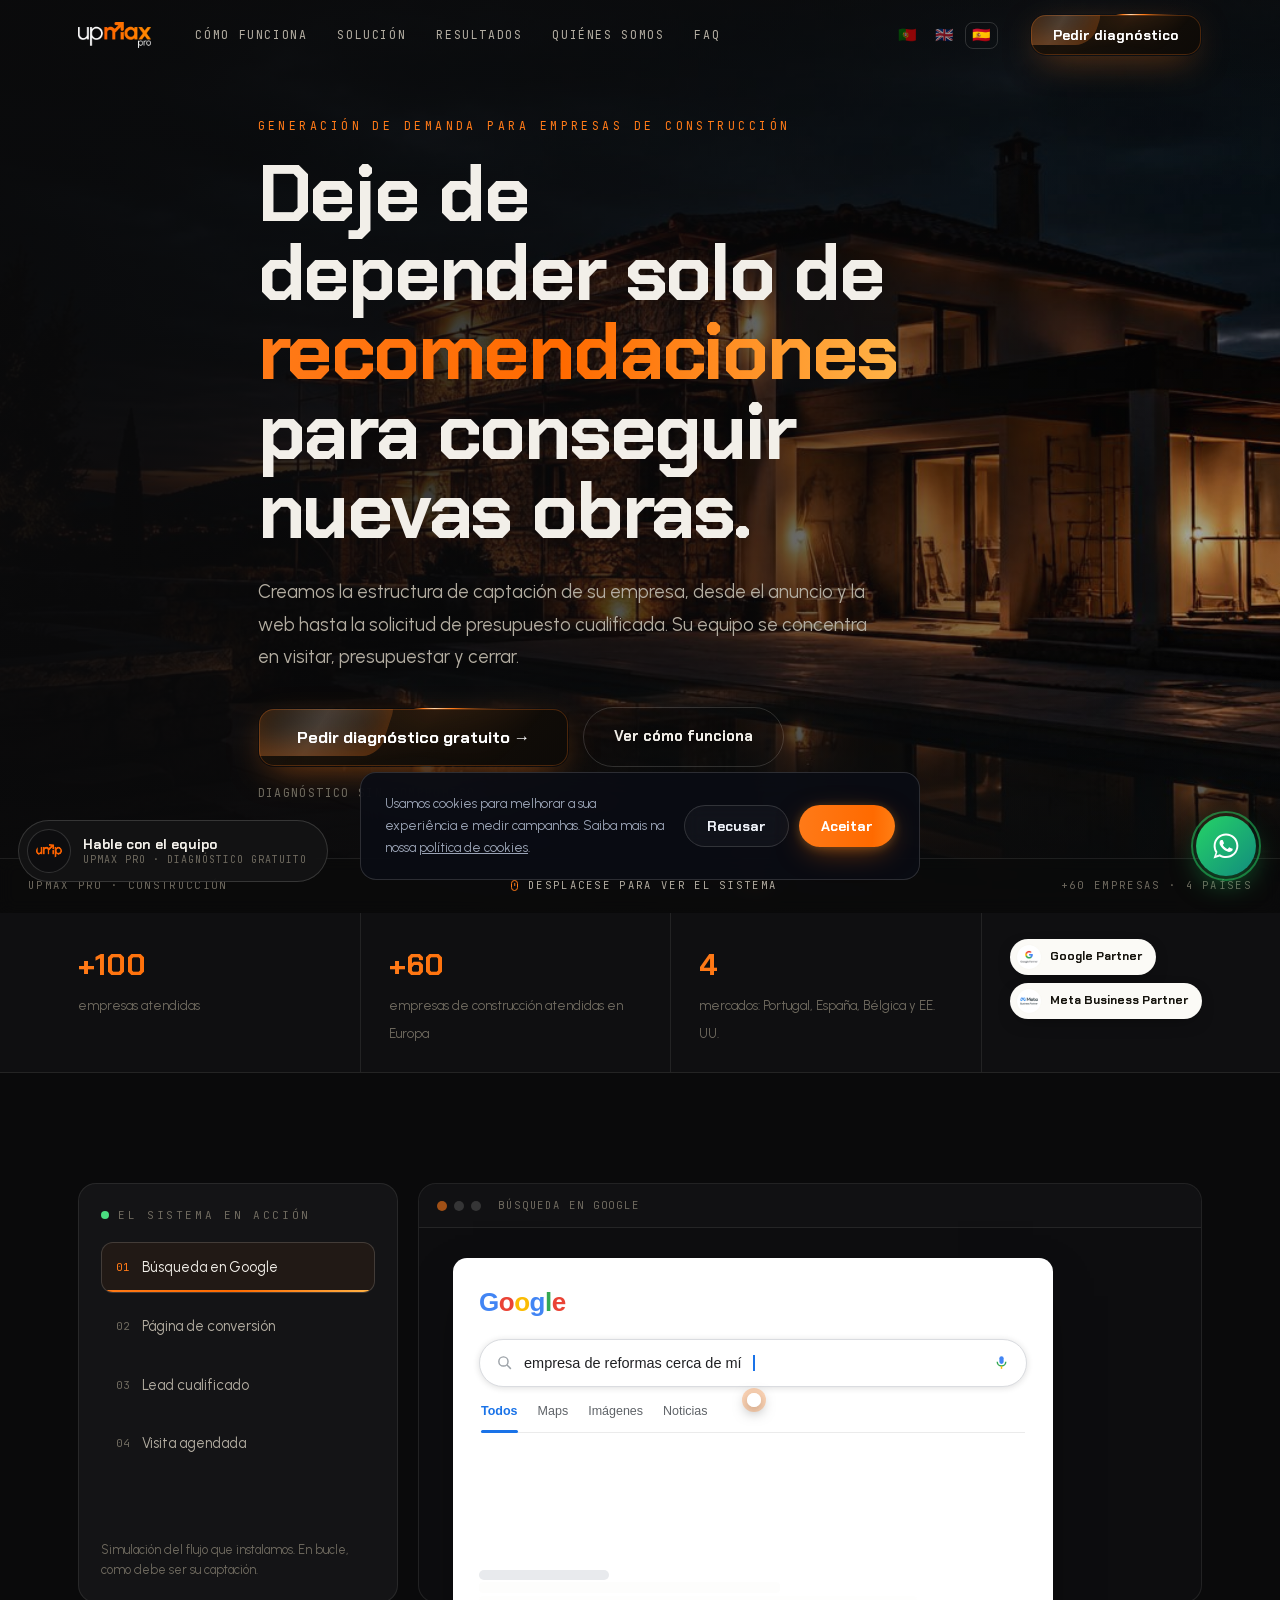
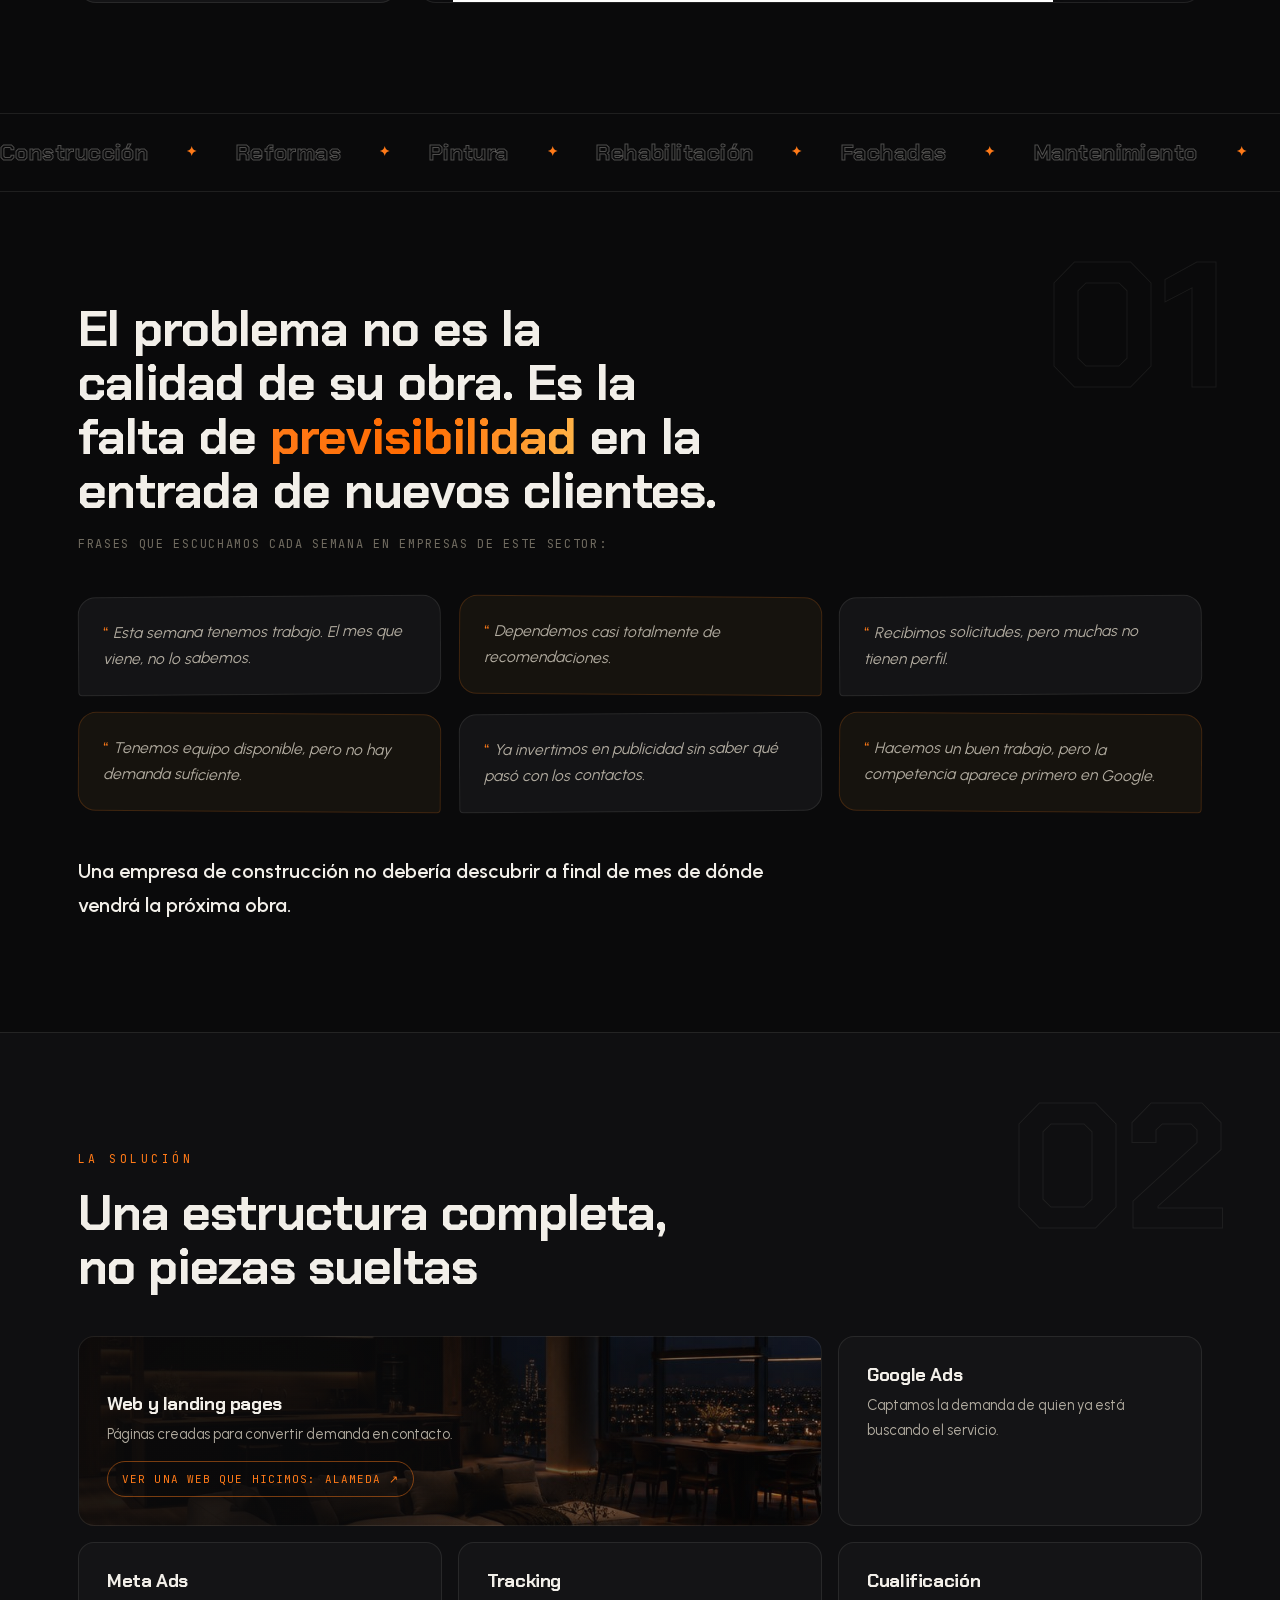
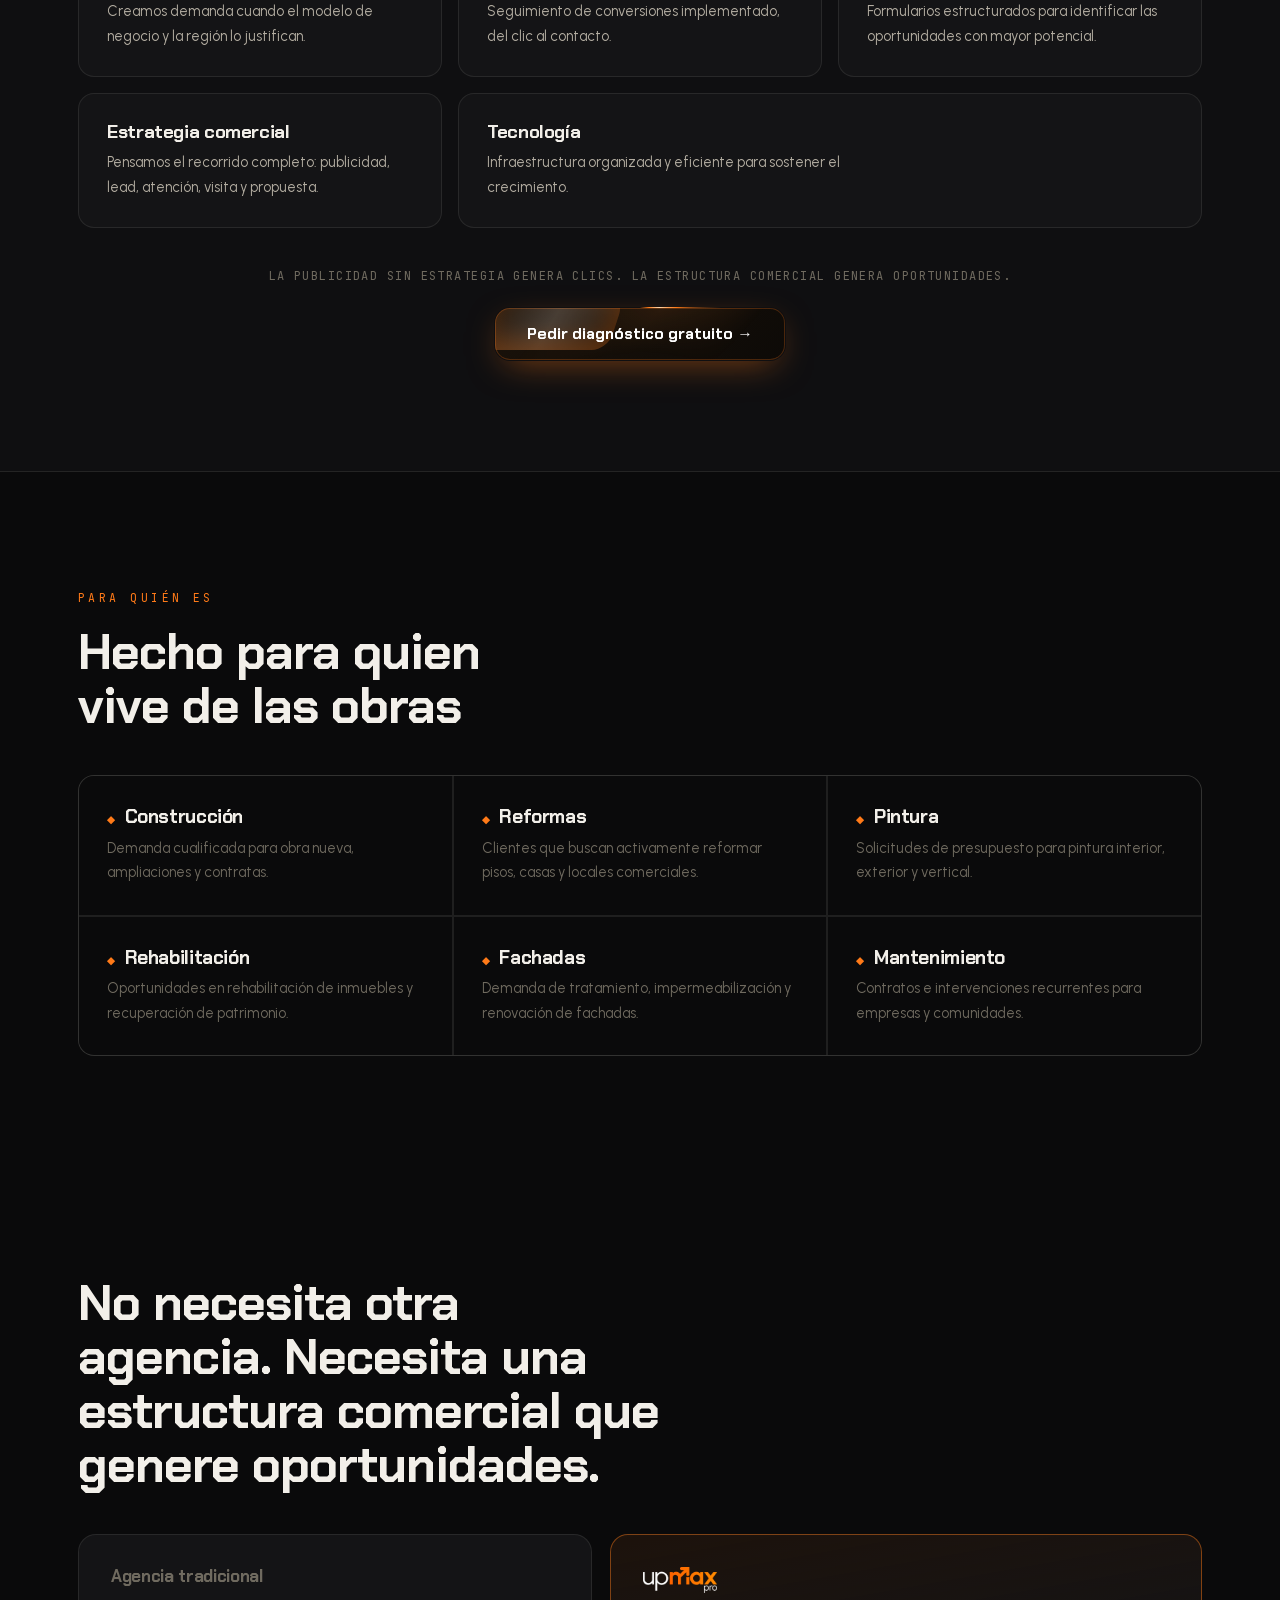
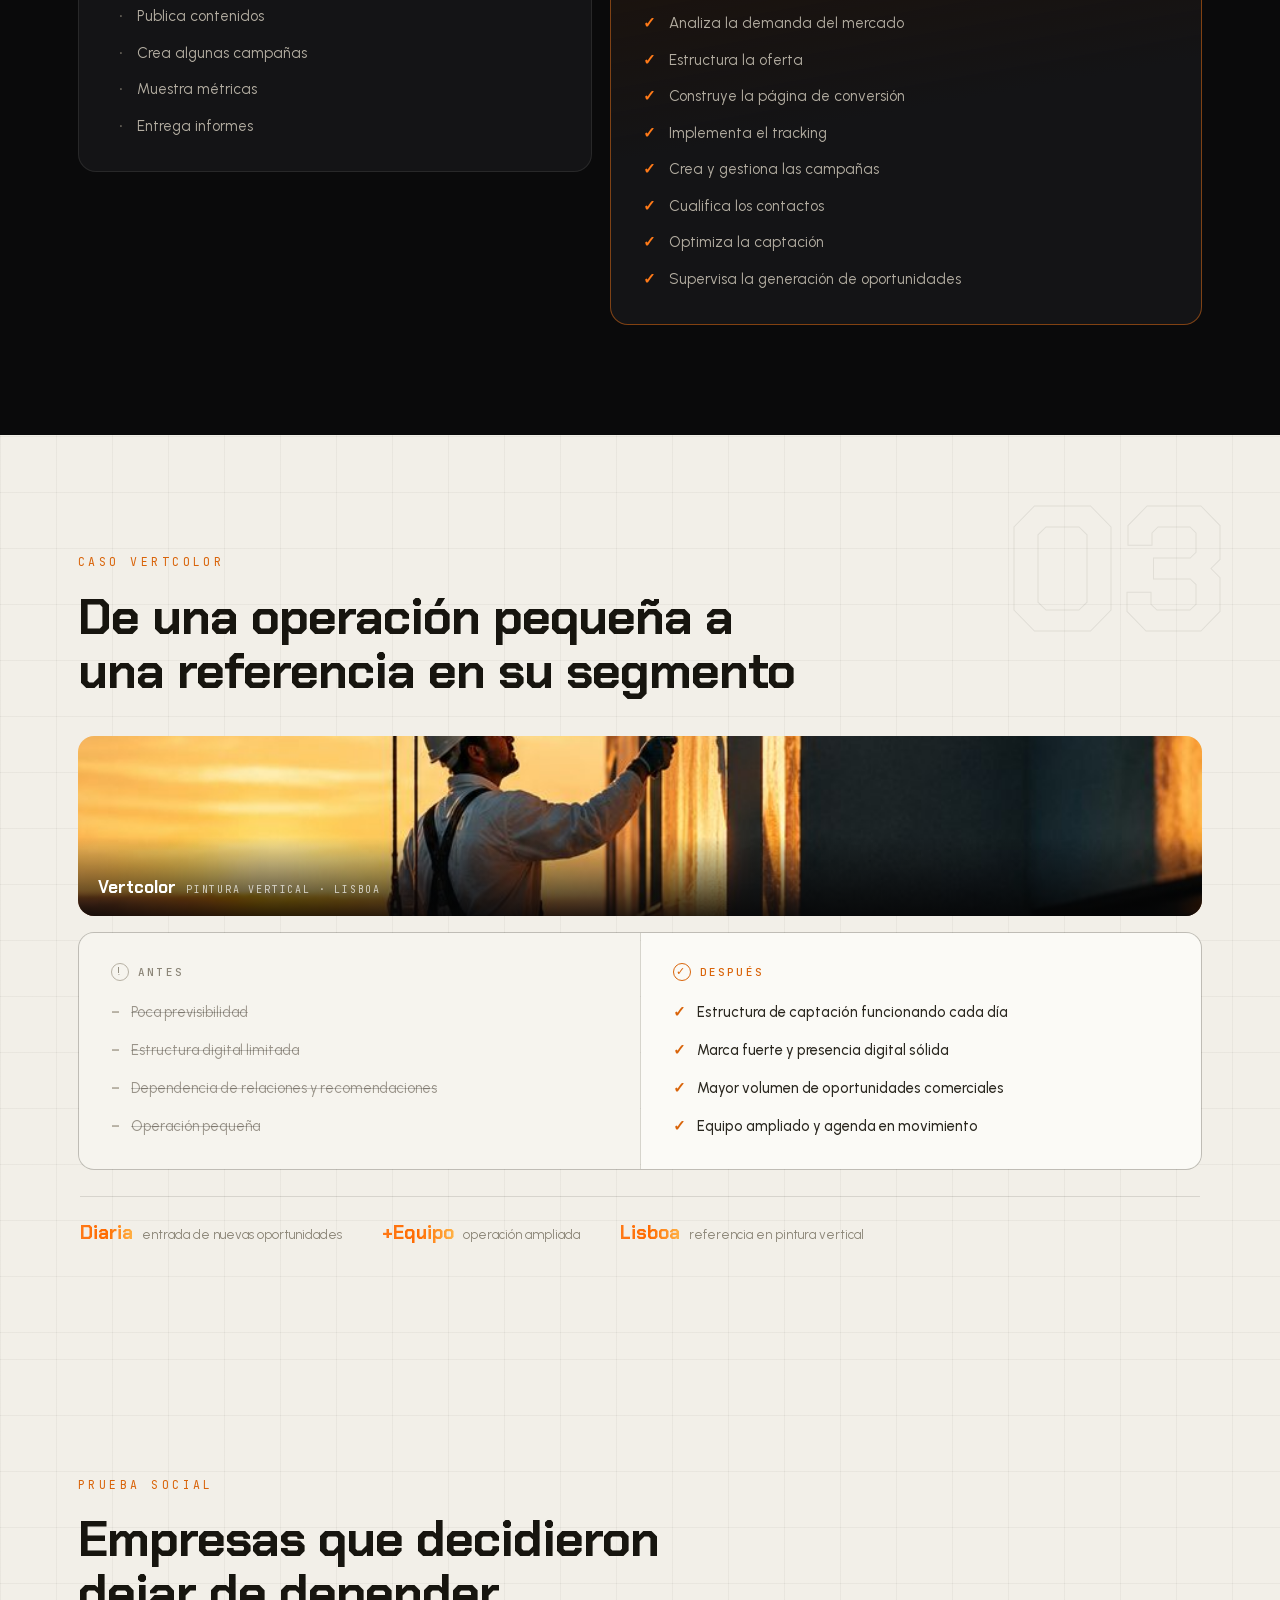
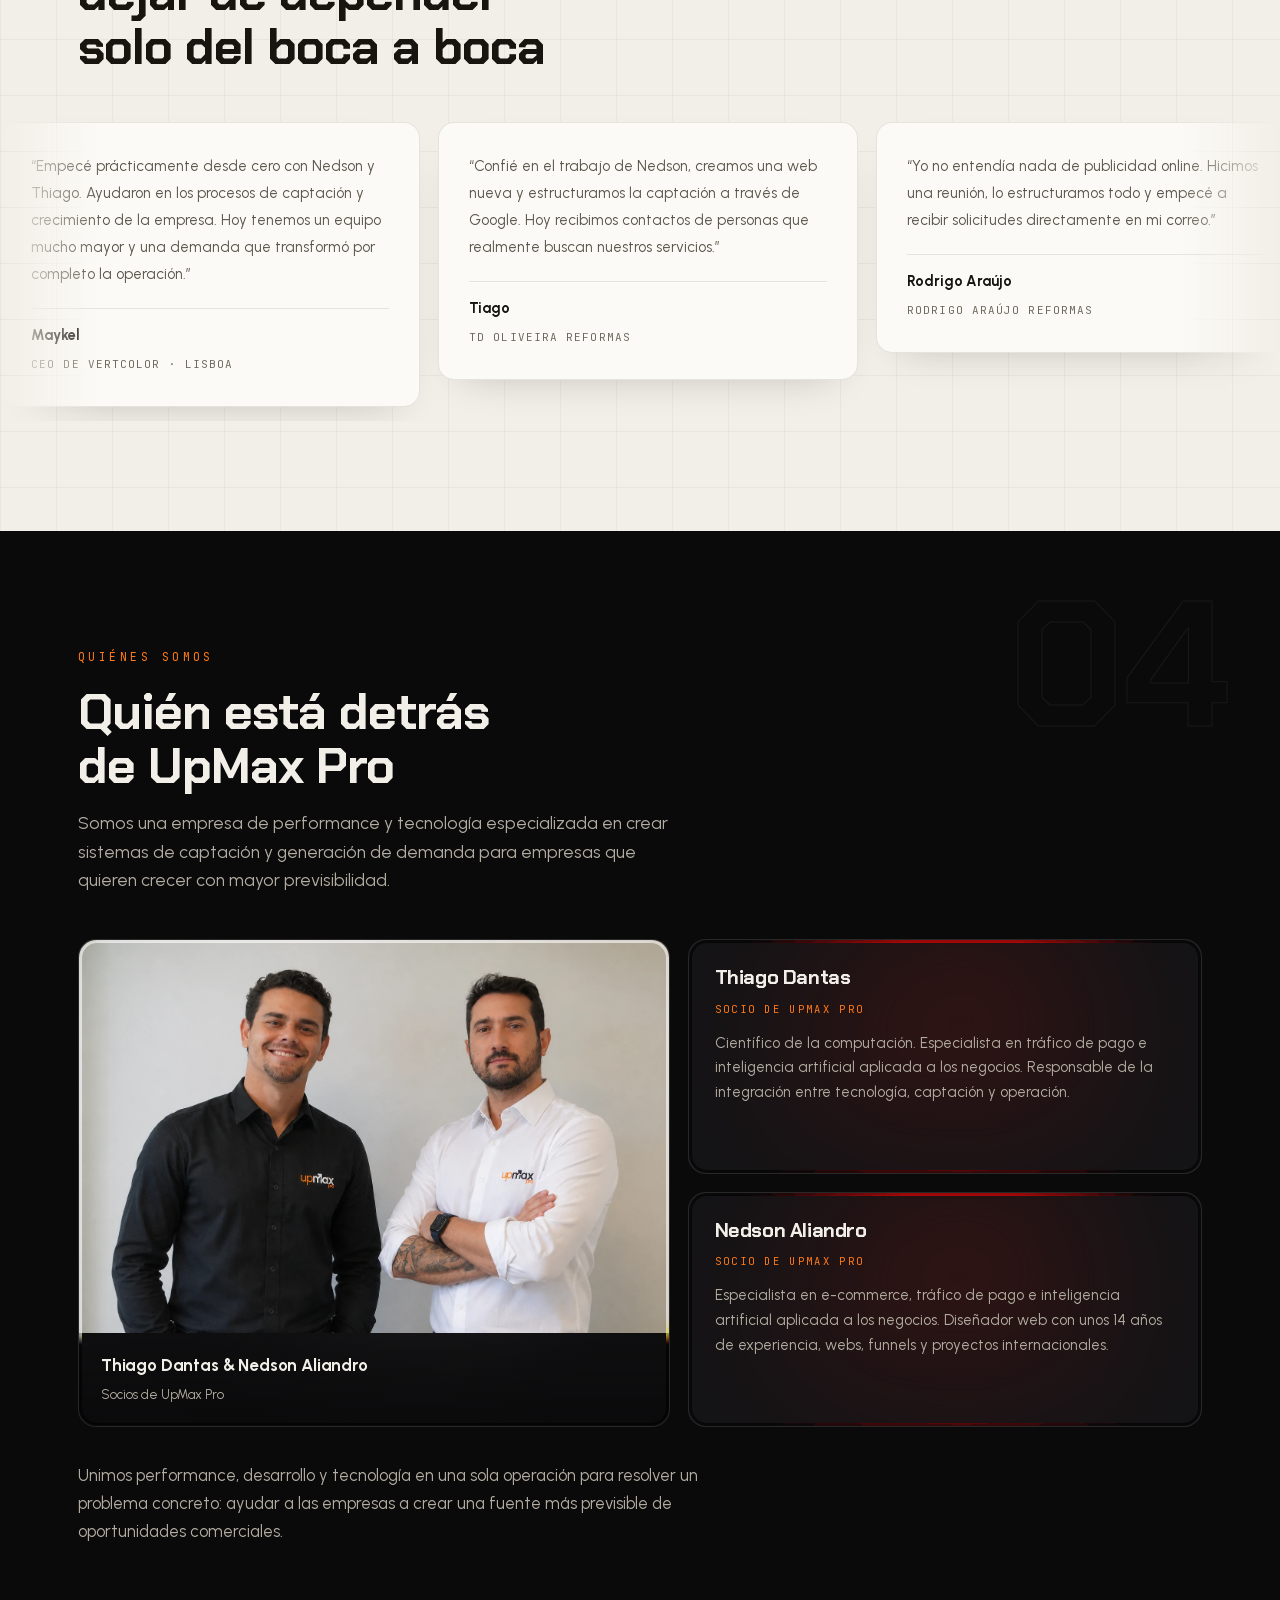
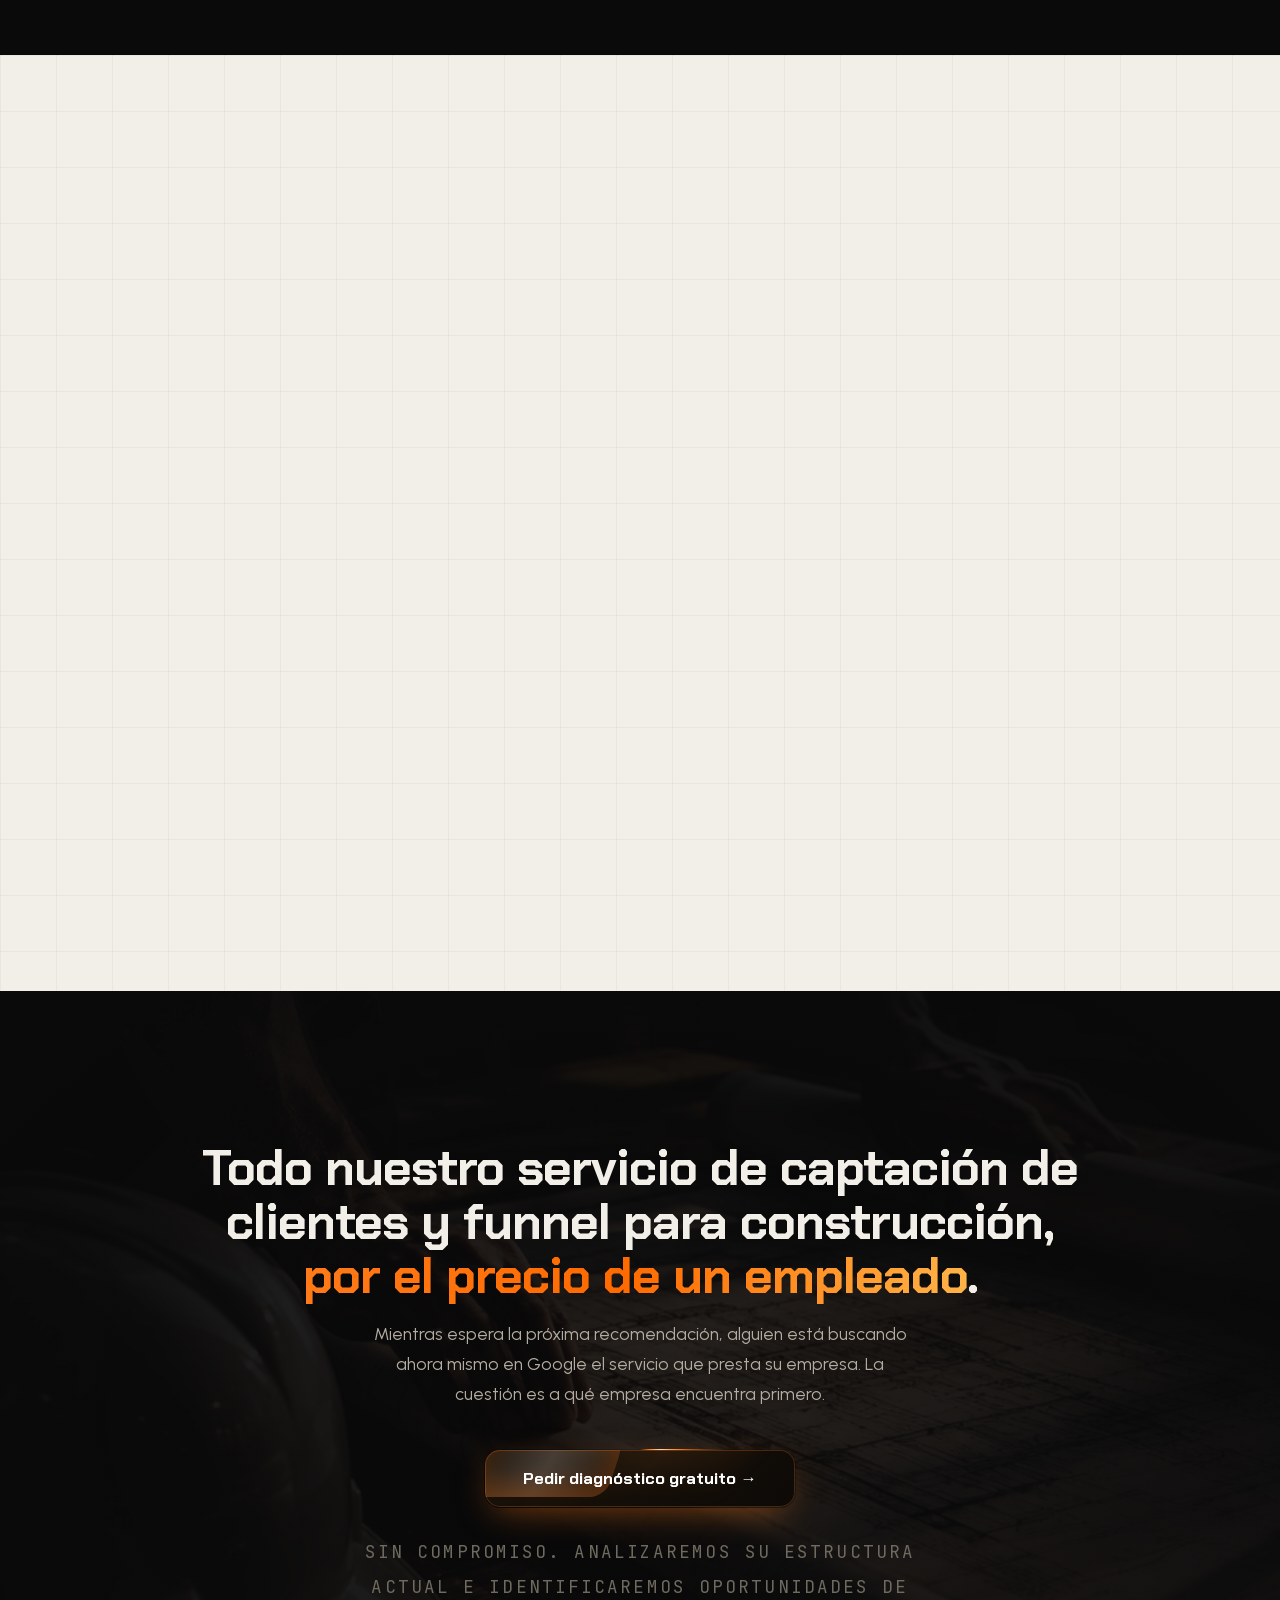
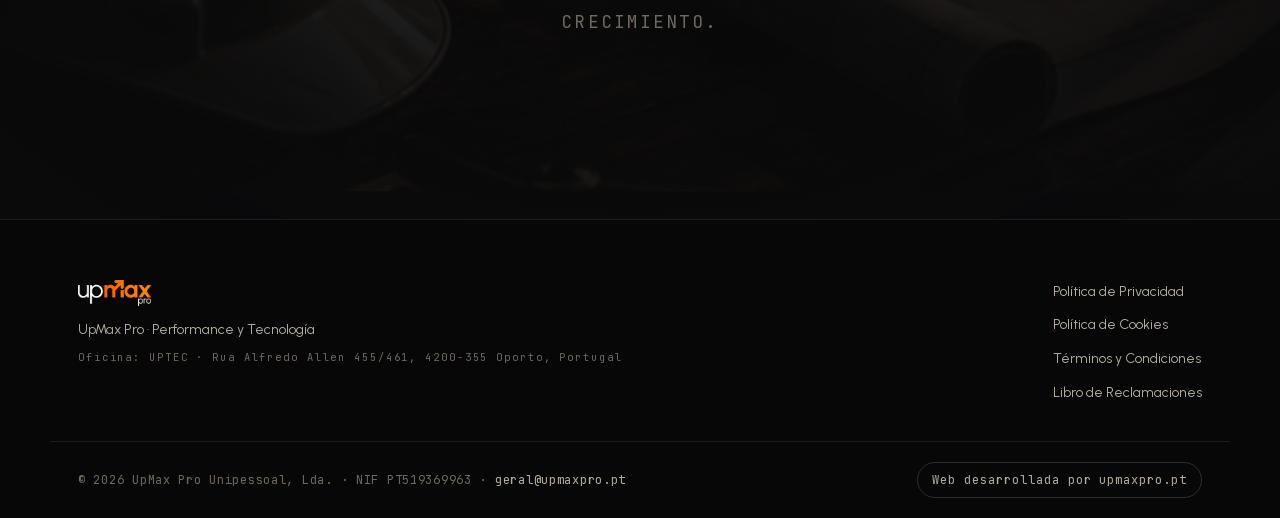
<file: construcao-civil/es/index.html>
<!DOCTYPE html><!--ZEa99Zo0xqskiky75y0Zg--><html lang="pt-PT" class="__variable_171de1 __variable_220eb1 __variable_dd6ea7"><head><meta charSet="utf-8"/><meta name="viewport" content="width=device-width, initial-scale=1"/><link rel="preload" href="/_next/static/media/29e4af7482351bce-s.p.woff2" as="font" crossorigin="" type="font/woff2"/><link rel="preload" href="/_next/static/media/680d078f20ab2e33-s.p.woff2" as="font" crossorigin="" type="font/woff2"/><link rel="preload" href="/_next/static/media/84f090e3b62fb9e3-s.p.woff2" as="font" crossorigin="" type="font/woff2"/><link rel="preload" href="/_next/static/media/939c4f875ee75fbb-s.p.woff2" as="font" crossorigin="" type="font/woff2"/><link rel="preload" href="/_next/static/media/a22b1dc24103c00d-s.p.woff2" as="font" crossorigin="" type="font/woff2"/><link rel="preload" href="/_next/static/media/bb3ef058b751a6ad-s.p.woff2" as="font" crossorigin="" type="font/woff2"/><link rel="preload" href="/_next/static/media/e6fd32ec5acdd27d-s.p.woff2" as="font" crossorigin="" type="font/woff2"/><link rel="preload" href="/_next/static/media/f6d84cc3be9d6158-s.p.woff2" as="font" crossorigin="" type="font/woff2"/><link rel="preload" as="image" href="/logo.png"/><link rel="preload" as="image" href="/lp/hero.jpg" fetchPriority="high"/><link rel="preload" as="image" href="/equipa-upmax.webp"/><link rel="preload" as="image" href="/simbolo.png"/><link rel="stylesheet" href="/_next/static/css/a8b8a03b88cb8173.css" data-precedence="next"/><link rel="stylesheet" href="/_next/static/css/37802e354042ec99.css" data-precedence="next"/><link rel="preload" as="script" fetchPriority="low" href="/_next/static/chunks/webpack-ab0f5635f34af2ac.js"/><script src="/_next/static/chunks/4bd1b696-c023c6e3521b1417.js" async=""></script><script src="/_next/static/chunks/255-9d0d2ba8fe9ae3d9.js" async=""></script><script src="/_next/static/chunks/main-app-77570149ba41b1ed.js" async=""></script><script src="/_next/static/chunks/990-efa0019459d4ff94.js" async=""></script><script src="/_next/static/chunks/app/construcao-civil/es/page-89c8f22deeef4801.js" async=""></script><meta name="next-size-adjust" content=""/><title>Captación de Clientes para Empresas de Construcción | UpMax Pro</title><meta name="description" content="Creamos sistemas de captación para empresas de construcción, reformas y pintura. Google Ads, webs, tracking y generación de oportunidades en una sola operación."/><meta name="keywords" content="automação,inteligência artificial,CRM,tráfego pago,sites,Porto,marketing digital"/><link rel="canonical" href="https://upmaxpro.pt/construcao-civil/es/"/><link rel="alternate" hrefLang="pt-PT" href="https://upmaxpro.pt/construcao-civil/"/><link rel="alternate" hrefLang="en" href="https://upmaxpro.pt/construcao-civil/en/"/><link rel="alternate" hrefLang="es" href="https://upmaxpro.pt/construcao-civil/es/"/><meta property="og:title" content="Captación de Clientes para Empresas de Construcción | UpMax Pro"/><meta property="og:description" content="Deje de depender solo de recomendaciones para conseguir nuevas obras. Estructura completa de captación: anuncios, página, tracking y cualificación."/><meta property="og:url" content="https://upmaxpro.pt/construcao-civil/es/"/><meta property="og:locale" content="es_ES"/><meta property="og:image" content="https://upmaxpro.pt/og-image.png"/><meta property="og:image:width" content="1200"/><meta property="og:image:height" content="630"/><meta property="og:image:alt" content="UpMax Pro"/><meta property="og:type" content="website"/><meta name="twitter:card" content="summary_large_image"/><meta name="twitter:title" content="Captación de Clientes para Empresas de Construcción | UpMax Pro"/><meta name="twitter:description" content="Deje de depender solo de recomendaciones para conseguir nuevas obras. Estructura completa de captación: anuncios, página, tracking y cualificación."/><meta name="twitter:image" content="https://upmaxpro.pt/og-image.png"/><meta name="twitter:image:width" content="1200"/><meta name="twitter:image:height" content="630"/><meta name="twitter:image:alt" content="UpMax Pro"/><link rel="icon" href="/favicon.png"/><script src="/_next/static/chunks/polyfills-42372ed130431b0a.js" noModule=""></script></head><body><div hidden=""><!--$--><!--/$--></div><script type="application/ld+json">{"@context":"https://schema.org","@type":"ProfessionalService","name":"UpMax Pro","url":"https://upmaxpro.pt","email":"thiago@upmaxpro.pt","telephone":"+351929033892","description":"Empresa de tecnologia: inteligência artificial, software à medida, automação, CRM, dados e marketing de performance para empresas em 16 países.","address":{"@type":"PostalAddress","addressLocality":"Porto","addressCountry":"PT","streetAddress":"UPTEC, Universidade do Porto"},"sameAs":["https://www.instagram.com/upmaxpro/"],"areaServed":["PT","BR"]}</script><div class="lpcc"><header class="lp-header "><div class="lp-container lp-header-inner"><a href="/construcao-civil/es/" class="lp-logo" aria-label="UpMax Pro"><img src="/logo.png" alt="UpMax Pro"/></a><nav class="lp-nav" aria-label="·"><a href="#como-funciona">Cómo funciona</a><a href="#solucao">Solución</a><a href="#resultados">Resultados</a><a href="#quem-somos">Quiénes somos</a><a href="#faq">FAQ</a></nav><div class="lp-langs" aria-label="PT · EN · ES"><a href="/construcao-civil/" title="Português">🇵🇹</a><a href="/construcao-civil/en/" title="English">🇬🇧</a><span class="on" title="Español">🇪🇸</span></div><button class="btn btn-grad btn-sm">Pedir diagnóstico</button></div></header><main><section class="lp-hero"><img class="lp-hero-bg" src="/lp/hero.jpg" alt="" fetchPriority="high" aria-hidden="true"/><div class="lp-hero-veil" aria-hidden="true"></div><div class="lp-container lp-hero-inner"><span class="lp-eyebrow lp-fade-1">Generación de demanda para empresas de construcción</span><h1 class="lp-fade-2">Deje de depender solo de <em>recomendaciones</em> para conseguir nuevas obras.</h1><p class="lp-sub lp-fade-3">Creamos la estructura de captación de su empresa, desde el anuncio y la web hasta la solicitud de presupuesto cualificada. Su equipo se concentra en visitar, presupuestar y cerrar.</p><div class="lp-ctas lp-fade-4"><button class="btn btn-grad btn-lg">Pedir diagnóstico gratuito<!-- --> →</button><a href="#como-funciona" class="lp-btn-ghost">Ver cómo funciona</a></div><p class="lp-micro lp-fade-4">Diagnóstico sin compromiso</p></div><div class="lp-hero-status" aria-hidden="true"><span>UPMAX PRO · CONSTRUCCIÓN</span><span class="lp-status-mid"><i></i> <!-- -->desplácese para ver el sistema</span><span>+60 EMPRESAS · 4 PAÍSES</span></div></section><section class="lp-authority"><div class="lp-container lp-authority-inner"><div class="lp-auth-item"><b>+100</b><span>empresas atendidas</span></div><div class="lp-auth-item"><b>+60</b><span>empresas de construcción atendidas en Europa</span></div><div class="lp-auth-item"><b>4</b><span>mercados: Portugal, España, Bélgica y EE. UU.</span></div><div class="lp-auth-badges"><span class="lp-badge-chip"><img src="/badge-google.png" alt="" loading="lazy"/>Google Partner</span><span class="lp-badge-chip"><img src="/badge-meta.png" alt="" loading="lazy"/>Meta Business Partner</span></div></div></section><section class="lp-journey" id="como-funciona" aria-label="El sistema en acción"><div class="lp-container"><div class="fs"><div class="fs-rail"><span class="fs-rail-title"><i class="lp-flow-dot"></i> <!-- -->El sistema en acción</span><button type="button" class="fs-stepbtn on "><b>01</b>Búsqueda en Google<span class="fs-prog"><span style="--d:5200ms;animation-play-state:paused"></span></span></button><button type="button" class="fs-stepbtn  "><b>02</b>Página de conversión</button><button type="button" class="fs-stepbtn  "><b>03</b>Lead cualificado</button><button type="button" class="fs-stepbtn  "><b>04</b>Visita agendada</button><span class="fs-rail-foot">Simulación del flujo que instalamos. En bucle, como debe ser su captación.</span></div><div class="fs-screen"><div class="fs-chrome"><span></span><span></span><span></span><em>búsqueda en google</em></div><div class="fs-stage"><div class="fs-idle" aria-hidden="true"><span class="lp-flow-dot"></span></div></div></div></div></div></section><div class="lp-marquee" aria-hidden="true"><div class="lp-marquee-track"><span>Construcción<!-- --> <i>✦</i></span><span>Reformas<!-- --> <i>✦</i></span><span>Pintura<!-- --> <i>✦</i></span><span>Rehabilitación<!-- --> <i>✦</i></span><span>Fachadas<!-- --> <i>✦</i></span><span>Mantenimiento<!-- --> <i>✦</i></span><span>Construcción<!-- --> <i>✦</i></span><span>Reformas<!-- --> <i>✦</i></span><span>Pintura<!-- --> <i>✦</i></span><span>Rehabilitación<!-- --> <i>✦</i></span><span>Fachadas<!-- --> <i>✦</i></span><span>Mantenimiento<!-- --> <i>✦</i></span><span>Construcción<!-- --> <i>✦</i></span><span>Reformas<!-- --> <i>✦</i></span><span>Pintura<!-- --> <i>✦</i></span><span>Rehabilitación<!-- --> <i>✦</i></span><span>Fachadas<!-- --> <i>✦</i></span><span>Mantenimiento<!-- --> <i>✦</i></span></div></div><section class="lp-dark lp-pain" data-num="01"><div class="lp-container"><h2><span class="wrv  " aria-label="El problema no es la calidad de su obra. Es la falta de previsibilidad en la entrada de nuevos clientes."><span class="wrv-w" aria-hidden="true"><span class="" style="--wi:0">El</span> </span><span class="wrv-w" aria-hidden="true"><span class="" style="--wi:1">problema</span> </span><span class="wrv-w" aria-hidden="true"><span class="" style="--wi:2">no</span> </span><span class="wrv-w" aria-hidden="true"><span class="" style="--wi:3">es</span> </span><span class="wrv-w" aria-hidden="true"><span class="" style="--wi:4">la</span> </span><span class="wrv-w" aria-hidden="true"><span class="" style="--wi:5">calidad</span> </span><span class="wrv-w" aria-hidden="true"><span class="" style="--wi:6">de</span> </span><span class="wrv-w" aria-hidden="true"><span class="" style="--wi:7">su</span> </span><span class="wrv-w" aria-hidden="true"><span class="" style="--wi:8">obra.</span> </span><span class="wrv-w" aria-hidden="true"><span class="" style="--wi:9">Es</span> </span><span class="wrv-w" aria-hidden="true"><span class="" style="--wi:10">la</span> </span><span class="wrv-w" aria-hidden="true"><span class="" style="--wi:11">falta</span> </span><span class="wrv-w" aria-hidden="true"><span class="" style="--wi:12">de</span> </span><span class="wrv-w" aria-hidden="true"><span class="wrv-hi" style="--wi:13">previsibilidad</span> </span><span class="wrv-w" aria-hidden="true"><span class="" style="--wi:14">en</span> </span><span class="wrv-w" aria-hidden="true"><span class="" style="--wi:15">la</span> </span><span class="wrv-w" aria-hidden="true"><span class="" style="--wi:16">entrada</span> </span><span class="wrv-w" aria-hidden="true"><span class="" style="--wi:17">de</span> </span><span class="wrv-w" aria-hidden="true"><span class="" style="--wi:18">nuevos</span> </span><span class="wrv-w" aria-hidden="true"><span class="" style="--wi:19">clientes.</span> </span></span></h2><div class="reveal " style="--d:0s"><p class="lp-pain-sub">Frases que escuchamos cada semana en empresas de este sector:</p></div><div class="lp-pain-grid"><div class="reveal " style="--d:0s"><div class="lp-bubble ">Esta semana tenemos trabajo. El mes que viene, no lo sabemos.</div></div><div class="reveal " style="--d:0.06s"><div class="lp-bubble lp-bubble-b">Dependemos casi totalmente de recomendaciones.</div></div><div class="reveal " style="--d:0.12s"><div class="lp-bubble ">Recibimos solicitudes, pero muchas no tienen perfil.</div></div><div class="reveal " style="--d:0.18s"><div class="lp-bubble lp-bubble-b">Tenemos equipo disponible, pero no hay demanda suficiente.</div></div><div class="reveal " style="--d:0.24s"><div class="lp-bubble ">Ya invertimos en publicidad sin saber qué pasó con los contactos.</div></div><div class="reveal " style="--d:0.3s"><div class="lp-bubble lp-bubble-b">Hacemos un buen trabajo, pero la competencia aparece primero en Google.</div></div></div><div class="reveal " style="--d:0s"><p class="lp-pain-close">Una empresa de construcción no debería descubrir a final de mes de dónde vendrá la próxima obra.</p></div></div></section><section class="lp-services" id="solucao" data-num="02"><div class="lp-container"><div class="reveal " style="--d:0s"><span class="lp-eyebrow">La solución</span><h2>Una estructura completa, no piezas sueltas</h2></div><div class="lp-bento"><div class="reveal lp-wide" style="--d:0s"><div class="lp-scard"><h3>Web y landing pages</h3><p>Páginas creadas para convertir demanda en contacto.</p><a class="lp-scard-example" href="https://alameda-alphaville.vercel.app" target="_blank" rel="noopener noreferrer">Ver una web que hicimos: Alameda<!-- --> ↗</a></div></div><div class="reveal " style="--d:0.07s"><div class="lp-scard"><h3>Google Ads</h3><p>Captamos la demanda de quien ya está buscando el servicio.</p></div></div><div class="reveal " style="--d:0.14s"><div class="lp-scard"><h3>Meta Ads</h3><p>Creamos demanda cuando el modelo de negocio y la región lo justifican.</p></div></div><div class="reveal " style="--d:0s"><div class="lp-scard"><h3>Tracking</h3><p>Seguimiento de conversiones implementado, del clic al contacto.</p></div></div><div class="reveal " style="--d:0.07s"><div class="lp-scard"><h3>Cualificación</h3><p>Formularios estructurados para identificar las oportunidades con mayor potencial.</p></div></div><div class="reveal " style="--d:0.14s"><div class="lp-scard"><h3>Estrategia comercial</h3><p>Pensamos el recorrido completo: publicidad, lead, atención, visita y propuesta.</p></div></div><div class="reveal lp-wide" style="--d:0s"><div class="lp-scard"><h3>Tecnología</h3><p>Infraestructura organizada y eficiente para sostener el crecimiento.</p></div></div></div><div class="reveal " style="--d:0s"><p class="lp-micro-line">La publicidad sin estrategia genera clics. La estructura comercial genera oportunidades.</p><div class="lp-center"><button class="btn btn-grad">Pedir diagnóstico gratuito<!-- --> →</button></div></div></div></section><section class="lp-industries"><div class="lp-container"><div class="reveal " style="--d:0s"><span class="lp-eyebrow">Para quién es</span><h2>Hecho para quien vive de las obras</h2></div><div class="lp-seg-grid"><div class="reveal " style="--d:0s"><div class="lp-seg-card"><h3>Construcción</h3><p>Demanda cualificada para obra nueva, ampliaciones y contratas.</p></div></div><div class="reveal " style="--d:0.07s"><div class="lp-seg-card"><h3>Reformas</h3><p>Clientes que buscan activamente reformar pisos, casas y locales comerciales.</p></div></div><div class="reveal " style="--d:0.14s"><div class="lp-seg-card"><h3>Pintura</h3><p>Solicitudes de presupuesto para pintura interior, exterior y vertical.</p></div></div><div class="reveal " style="--d:0s"><div class="lp-seg-card"><h3>Rehabilitación</h3><p>Oportunidades en rehabilitación de inmuebles y recuperación de patrimonio.</p></div></div><div class="reveal " style="--d:0.07s"><div class="lp-seg-card"><h3>Fachadas</h3><p>Demanda de tratamiento, impermeabilización y renovación de fachadas.</p></div></div><div class="reveal " style="--d:0.14s"><div class="lp-seg-card"><h3>Mantenimiento</h3><p>Contratos e intervenciones recurrentes para empresas y comunidades.</p></div></div></div></div></section><section class="lp-dark lp-compare"><div class="lp-container"><div class="reveal " style="--d:0s"><h2>No necesita otra agencia. Necesita una estructura comercial que genere oportunidades.</h2></div><div class="lp-cmp-grid"><div class="reveal " style="--d:0s"><div class="lp-cmp-card"><h3>Agencia tradicional</h3><ul><li>Publica contenidos</li><li>Crea algunas campañas</li><li>Muestra métricas</li><li>Entrega informes</li></ul></div></div><div class="reveal " style="--d:0.1s"><div class="lp-cmp-card lp-cmp-up"><h3><img src="/logo.png" alt="UpMax Pro"/></h3><ul><li>Analiza la demanda del mercado</li><li>Estructura la oferta</li><li>Construye la página de conversión</li><li>Implementa el tracking</li><li>Crea y gestiona las campañas</li><li>Cualifica los contactos</li><li>Optimiza la captación</li><li>Supervisa la generación de oportunidades</li></ul></div></div></div></div></section><section class="lp-case lp-light" id="resultados" data-num="03"><div class="lp-container"><div class="reveal " style="--d:0s"><span class="lp-eyebrow">Caso Vertcolor</span><h2>De una operación pequeña a una referencia en su segmento</h2></div><div class="reveal " style="--d:0s"><figure class="lp-case-banner"><img src="/lp/pintor.jpg" alt="Vertcolor" loading="lazy"/><figcaption><b>Vertcolor</b><span>Pintura vertical · Lisboa</span></figcaption></figure></div><div class="reveal " style="--d:0s"><div class="lp-cmpx"><div class="lp-cmpx-panel lp-cmpx-before"><h3><span class="lp-cmpx-ico" aria-hidden="true">!</span>Antes</h3><ul><li><span class="lp-cmpx-minus" aria-hidden="true">–</span><s>Poca previsibilidad</s></li><li><span class="lp-cmpx-minus" aria-hidden="true">–</span><s>Estructura digital limitada</s></li><li><span class="lp-cmpx-minus" aria-hidden="true">–</span><s>Dependencia de relaciones y recomendaciones</s></li><li><span class="lp-cmpx-minus" aria-hidden="true">–</span><s>Operación pequeña</s></li></ul></div><div class="lp-cmpx-panel lp-cmpx-after"><h3><span class="lp-cmpx-ico lp-cmpx-ico-ok" aria-hidden="true">✓</span>Después</h3><ul><li><span class="lp-cmpx-check" aria-hidden="true">✓</span>Estructura de captación funcionando cada día</li><li><span class="lp-cmpx-check" aria-hidden="true">✓</span>Marca fuerte y presencia digital sólida</li><li><span class="lp-cmpx-check" aria-hidden="true">✓</span>Mayor volumen de oportunidades comerciales</li><li><span class="lp-cmpx-check" aria-hidden="true">✓</span>Equipo ampliado y agenda en movimiento</li></ul></div></div></div><div class="reveal " style="--d:0s"><dl class="lp-cmpx-outcomes"><div><dd>Diaria</dd><dt>entrada de nuevas oportunidades</dt></div><div><dd>+Equipo</dd><dt>operación ampliada</dt></div><div><dd>Lisboa</dd><dt>referencia en pintura vertical</dt></div></dl></div></div></section><section class="lp-testimonials lp-light"><div class="lp-container"><div class="reveal " style="--d:0s"><span class="lp-eyebrow">Prueba social</span><h2>Empresas que decidieron dejar de depender solo del boca a boca</h2></div></div><div class="lp-t-marquee"><div class="lp-t-track"><figure class="lp-t-card" aria-hidden="false"><blockquote>“<!-- -->Empecé prácticamente desde cero con Nedson y Thiago. Ayudaron en los procesos de captación y crecimiento de la empresa. Hoy tenemos un equipo mucho mayor y una demanda que transformó por completo la operación.<!-- -->”</blockquote><figcaption><b>Maykel</b><span>CEO de Vertcolor · Lisboa</span></figcaption></figure><figure class="lp-t-card" aria-hidden="false"><blockquote>“<!-- -->Confié en el trabajo de Nedson, creamos una web nueva y estructuramos la captación a través de Google. Hoy recibimos contactos de personas que realmente buscan nuestros servicios.<!-- -->”</blockquote><figcaption><b>Tiago</b><span>TD Oliveira Reformas</span></figcaption></figure><figure class="lp-t-card" aria-hidden="false"><blockquote>“<!-- -->Yo no entendía nada de publicidad online. Hicimos una reunión, lo estructuramos todo y empecé a recibir solicitudes directamente en mi correo.<!-- -->”</blockquote><figcaption><b>Rodrigo Araújo</b><span>Rodrigo Araújo Reformas</span></figcaption></figure><figure class="lp-t-card" aria-hidden="true"><blockquote>“<!-- -->Empecé prácticamente desde cero con Nedson y Thiago. Ayudaron en los procesos de captación y crecimiento de la empresa. Hoy tenemos un equipo mucho mayor y una demanda que transformó por completo la operación.<!-- -->”</blockquote><figcaption><b>Maykel</b><span>CEO de Vertcolor · Lisboa</span></figcaption></figure><figure class="lp-t-card" aria-hidden="true"><blockquote>“<!-- -->Confié en el trabajo de Nedson, creamos una web nueva y estructuramos la captación a través de Google. Hoy recibimos contactos de personas que realmente buscan nuestros servicios.<!-- -->”</blockquote><figcaption><b>Tiago</b><span>TD Oliveira Reformas</span></figcaption></figure><figure class="lp-t-card" aria-hidden="true"><blockquote>“<!-- -->Yo no entendía nada de publicidad online. Hicimos una reunión, lo estructuramos todo y empecé a recibir solicitudes directamente en mi correo.<!-- -->”</blockquote><figcaption><b>Rodrigo Araújo</b><span>Rodrigo Araújo Reformas</span></figcaption></figure></div></div></section><section class="lp-dark lp-founders2" id="quem-somos" data-num="04"><div class="lp-container"><div class="reveal " style="--d:0s"><span class="lp-eyebrow">Quiénes somos</span><h2>Quién está detrás de UpMax Pro</h2><p class="lp-founders2-lead">Somos una empresa de performance y tecnología especializada en crear sistemas de captación y generación de demanda para empresas que quieren crecer con mayor previsibilidad.</p></div><div class="gcard-grid"><div class="reveal gcard-photo-wrap" style="--d:0s"><figure class="gcard gcard-photo" data-gcard="true"><span class="gcard-glow" aria-hidden="true"><img src="/equipa-upmax.webp" alt=""/></span><img class="gcard-img" src="/equipa-upmax.webp" alt="Thiago Dantas y Nedson Aliandro, socios de UpMax Pro" loading="lazy"/><figcaption><b>Thiago Dantas &amp; Nedson Aliandro</b><span>Socios de UpMax Pro</span></figcaption><span class="gcard-border" aria-hidden="true"></span></figure></div><div class="reveal " style="--d:0s"><article class="gcard gcard-bio" data-gcard="true"><span class="gcard-glow" aria-hidden="true"><img src="/simbolo.png" alt=""/></span><div class="gcard-body"><h3>Thiago Dantas</h3><span class="gcard-role">Socio de UpMax Pro</span><p>Científico de la computación. Especialista en tráfico de pago e inteligencia artificial aplicada a los negocios. Responsable de la integración entre tecnología, captación y operación.</p></div><span class="gcard-border" aria-hidden="true"></span></article></div><div class="reveal " style="--d:0.08s"><article class="gcard gcard-bio" data-gcard="true"><span class="gcard-glow" aria-hidden="true"><img src="/simbolo.png" alt=""/></span><div class="gcard-body"><h3>Nedson Aliandro</h3><span class="gcard-role">Socio de UpMax Pro</span><p>Especialista en e-commerce, tráfico de pago e inteligencia artificial aplicada a los negocios. Diseñador web con unos 14 años de experiencia, webs, funnels y proyectos internacionales.</p></div><span class="gcard-border" aria-hidden="true"></span></article></div></div><div class="reveal " style="--d:0.12s"><p class="lp-founders2-close">Unimos performance, desarrollo y tecnología en una sola operación para resolver un problema concreto: ayudar a las empresas a crear una fuente más previsible de oportunidades comerciales.</p></div></div></section><section class="lp-faq lp-light" id="faq"><div class="lp-container"><div class="reveal " style="--d:0s"><span class="lp-eyebrow">Preguntas frecuentes</span><h2>Lo que los empresarios nos preguntan primero</h2></div><div class="lp-faq-list"><div class="reveal " style="--d:0s"><div class="lp-faq-item open"><button class="lp-faq-q" aria-expanded="true">¿Trabajan solo con empresas de construcción?<span aria-hidden="true">+</span></button><div class="lp-faq-a" style="max-height:320px"><p>Esta solución fue desarrollada específicamente para construcción, reformas, pintura, rehabilitación y servicios relacionados. Es el mercado donde tenemos método, casos y experiencia acumulada.</p></div></div></div><div class="reveal " style="--d:0.04s"><div class="lp-faq-item "><button class="lp-faq-q" aria-expanded="false">¿Necesito tener web?<span aria-hidden="true">+</span></button><div class="lp-faq-a" style="max-height:0"><p>No necesariamente. Si hace falta, UpMax Pro estructura la página adecuada para la captación, creada desde cero para convertir demanda en solicitudes de contacto.</p></div></div></div><div class="reveal " style="--d:0.08s"><div class="lp-faq-item "><button class="lp-faq-q" aria-expanded="false">Ya hago Google Ads. ¿Pueden trabajar con mi cuenta actual?<span aria-hidden="true">+</span></button><div class="lp-faq-a" style="max-height:0"><p>Sí. Primero hacemos el diagnóstico de la estructura existente: campañas, página, tracking y calidad de los contactos. Solo después proponemos el camino.</p></div></div></div><div class="reveal " style="--d:0.12s"><div class="lp-faq-item "><button class="lp-faq-q" aria-expanded="false">¿Pueden garantizar clientes?<span aria-hidden="true">+</span></button><div class="lp-faq-a" style="max-height:0"><p>No prometemos contratos ni ventas garantizadas. Creamos y optimizamos la infraestructura de captación para aumentar la cantidad y la calidad de las oportunidades comerciales. El cierre también depende de la atención, el precio, la reputación y la capacidad comercial de la empresa.</p></div></div></div><div class="reveal " style="--d:0.16s"><div class="lp-faq-item "><button class="lp-faq-q" aria-expanded="false">¿Cuánto necesito invertir en publicidad?<span aria-hidden="true">+</span></button><div class="lp-faq-a" style="max-height:0"><p>Depende de la región, del servicio, de la competencia y de la capacidad operativa del equipo. Es exactamente lo que definimos durante el diagnóstico, con números y no con suposiciones.</p></div></div></div><div class="reveal " style="--d:0.2s"><div class="lp-faq-item "><button class="lp-faq-q" aria-expanded="false">¿Atienden empresas fuera de Portugal?<span aria-hidden="true">+</span></button><div class="lp-faq-a" style="max-height:0"><p>Sí, según la disponibilidad y el mercado. Tenemos experiencia en Portugal, España, Bélgica y Estados Unidos.</p></div></div></div></div></div></section><section class="lp-dark lp-final"><img class="lp-final-bg" data-plx="0.1" src="/lp/blueprint.jpg" alt="" loading="lazy" aria-hidden="true"/><div class="lp-container"><div class="reveal " style="--d:0s"><h2>Todo nuestro servicio de captación de clientes y funnel para construcción, <em>por el precio de un empleado</em>.</h2><p>Mientras espera la próxima recomendación, alguien está buscando ahora mismo en Google el servicio que presta su empresa. La cuestión es a qué empresa encuentra primero.</p><button class="btn btn-grad btn-lg">Pedir diagnóstico gratuito<!-- --> →</button><p class="lp-micro">Sin compromiso. Analizaremos su estructura actual e identificaremos oportunidades de crecimiento.</p></div></div></section></main><footer class="lp-footer"><div class="lp-container lp-footer-inner"><div><img src="/logo.png" alt="UpMax Pro"/><p>UpMax Pro · Performance y Tecnología</p><span class="lp-footer-loc">Oficina: UPTEC · Rua Alfredo Allen 455/461, 4200-355 Oporto, Portugal</span></div><nav aria-label="·"><a href="/privacidade/">Política de Privacidad</a><a href="/cookies/">Política de Cookies</a><a href="/termos/">Términos y Condiciones</a><a href="https://www.livroreclamacoes.pt/" target="_blank" rel="noopener noreferrer">Libro de Reclamaciones</a></nav></div><div class="lp-container lp-footer-bottom"><span>© <!-- -->2026<!-- --> <!-- -->UpMax Pro Unipessoal, Lda. · NIF PT519369963<!-- --> · <a href="mailto:geral@upmaxpro.pt">geral@upmaxpro.pt</a></span><a href="https://upmaxpro.pt" class="lp-devby">Web desarrollada por upmaxpro.pt</a></div></footer><button class="lp-consult" aria-label="Hable con el equipo"><span class="lp-consult-logo"><img src="/simbolo.png" alt=""/></span><span><b>Hable con el equipo</b><em>UpMax Pro · diagnóstico gratuito</em></span></button><a class="wa-float" href="https://wa.me/351929033892?text=%C2%A1Hola!%20Llegu%C3%A9%20a%20trav%C3%A9s%20del%20anuncio%20y%20me%20gustar%C3%ADa%20agendar%20una%20reuni%C3%B3n%20para%20saber%20m%C3%A1s." target="_blank" rel="noopener noreferrer" aria-label="WhatsApp"><svg viewBox="0 0 32 32" aria-hidden="true"><path d="M16 2.7C8.7 2.7 2.8 8.6 2.8 15.9c0 2.6.8 5 2.1 7.1L2.7 29.3l6.5-2.1c2 1.1 4.3 1.7 6.8 1.7 7.3 0 13.2-5.9 13.2-13.2S23.3 2.7 16 2.7zm0 24c-2.2 0-4.3-.6-6.1-1.7l-.4-.3-3.9 1.3 1.3-3.8-.3-.4a10.7 10.7 0 0 1-1.7-5.9C4.9 9.8 9.9 4.9 16 4.9s11.1 5 11.1 11.1-5 10.7-11.1 10.7zm6.1-8.1c-.3-.2-2-1-2.3-1.1-.3-.1-.5-.2-.7.2-.2.3-.8 1.1-1 1.3-.2.2-.4.2-.7.1-.3-.2-1.4-.5-2.7-1.7-1-.9-1.7-2-1.9-2.3-.2-.3 0-.5.1-.7l.5-.6c.2-.2.2-.3.3-.6.1-.2 0-.4 0-.6l-1-2.5c-.3-.7-.6-.6-.8-.6h-.7c-.2 0-.6.1-.9.4-.3.3-1.2 1.1-1.2 2.8s1.2 3.2 1.4 3.5c.2.2 2.4 3.7 5.9 5.2.8.4 1.5.6 2 .7.8.3 1.6.2 2.2.1.7-.1 2-.8 2.3-1.6.3-.8.3-1.5.2-1.6-.1-.2-.3-.3-.6-.4z"></path></svg></a><div class="lp-sticky-cta"><button class="btn btn-grad">Pedir diagnóstico gratuito<!-- --> →</button></div></div><!--$--><!--/$--><script src="/_next/static/chunks/webpack-ab0f5635f34af2ac.js" id="_R_" async=""></script><script>(self.__next_f=self.__next_f||[]).push([0])</script><script>self.__next_f.push([1,"1:\"$Sreact.fragment\"\n2:I[9766,[],\"\"]\n3:I[8924,[],\"\"]\n4:I[9382,[\"990\",\"static/chunks/990-efa0019459d4ff94.js\",\"127\",\"static/chunks/app/construcao-civil/es/page-89c8f22deeef4801.js\"],\"default\"]\n5:I[1125,[\"990\",\"static/chunks/990-efa0019459d4ff94.js\",\"127\",\"static/chunks/app/construcao-civil/es/page-89c8f22deeef4801.js\"],\"default\"]\n6:I[4431,[],\"OutletBoundary\"]\n8:I[5278,[],\"AsyncMetadataOutlet\"]\na:I[4431,[],\"ViewportBoundary\"]\nc:I[4431,[],\"MetadataBoundary\"]\nd:\"$Sreact.suspense\"\nf:I[7150,[],\"\"]\n:HL[\"/_next/static/media/29e4af7482351bce-s.p.woff2\",\"font\",{\"crossOrigin\":\"\",\"type\":\"font/woff2\"}]\n:HL[\"/_next/static/media/680d078f20ab2e33-s.p.woff2\",\"font\",{\"crossOrigin\":\"\",\"type\":\"font/woff2\"}]\n:HL[\"/_next/static/media/84f090e3b62fb9e3-s.p.woff2\",\"font\",{\"crossOrigin\":\"\",\"type\":\"font/woff2\"}]\n:HL[\"/_next/static/media/939c4f875ee75fbb-s.p.woff2\",\"font\",{\"crossOrigin\":\"\",\"type\":\"font/woff2\"}]\n:HL[\"/_next/static/media/a22b1dc24103c00d-s.p.woff2\",\"font\",{\"crossOrigin\":\"\",\"type\":\"font/woff2\"}]\n:HL[\"/_next/static/media/bb3ef058b751a6ad-s.p.woff2\",\"font\",{\"crossOrigin\":\"\",\"type\":\"font/woff2\"}]\n:HL[\"/_next/static/media/e6fd32ec5acdd27d-s.p.woff2\",\"font\",{\"crossOrigin\":\"\",\"type\":\"font/woff2\"}]\n:HL[\"/_next/static/media/f6d84cc3be9d6158-s.p.woff2\",\"font\",{\"crossOrigin\":\"\",\"type\":\"font/woff2\"}]\n:HL[\"/_next/static/css/a8b8a03b88cb8173.css\",\"style\"]\n:HL[\"/_next/static/css/37802e354042ec99.css\",\"style\"]\n"])</script><script>self.__next_f.push([1,"0:{\"P\":null,\"b\":\"ZEa99Zo0xqskiky75y0Zg\",\"p\":\"\",\"c\":[\"\",\"construcao-civil\",\"es\",\"\"],\"i\":false,\"f\":[[[\"\",{\"children\":[\"construcao-civil\",{\"children\":[\"es\",{\"children\":[\"__PAGE__\",{}]}]}]},\"$undefined\",\"$undefined\",true],[\"\",[\"$\",\"$1\",\"c\",{\"children\":[[[\"$\",\"link\",\"0\",{\"rel\":\"stylesheet\",\"href\":\"/_next/static/css/a8b8a03b88cb8173.css\",\"precedence\":\"next\",\"crossOrigin\":\"$undefined\",\"nonce\":\"$undefined\"}],[\"$\",\"link\",\"1\",{\"rel\":\"stylesheet\",\"href\":\"/_next/static/css/37802e354042ec99.css\",\"precedence\":\"next\",\"crossOrigin\":\"$undefined\",\"nonce\":\"$undefined\"}]],[\"$\",\"html\",null,{\"lang\":\"pt-PT\",\"className\":\"__variable_171de1 __variable_220eb1 __variable_dd6ea7\",\"children\":[\"$\",\"body\",null,{\"children\":[[\"$\",\"script\",null,{\"type\":\"application/ld+json\",\"dangerouslySetInnerHTML\":{\"__html\":\"{\\\"@context\\\":\\\"https://schema.org\\\",\\\"@type\\\":\\\"ProfessionalService\\\",\\\"name\\\":\\\"UpMax Pro\\\",\\\"url\\\":\\\"https://upmaxpro.pt\\\",\\\"email\\\":\\\"thiago@upmaxpro.pt\\\",\\\"telephone\\\":\\\"+351929033892\\\",\\\"description\\\":\\\"Empresa de tecnologia: inteligência artificial, software à medida, automação, CRM, dados e marketing de performance para empresas em 16 países.\\\",\\\"address\\\":{\\\"@type\\\":\\\"PostalAddress\\\",\\\"addressLocality\\\":\\\"Porto\\\",\\\"addressCountry\\\":\\\"PT\\\",\\\"streetAddress\\\":\\\"UPTEC, Universidade do Porto\\\"},\\\"sameAs\\\":[\\\"https://www.instagram.com/upmaxpro/\\\"],\\\"areaServed\\\":[\\\"PT\\\",\\\"BR\\\"]}\"}}],[\"$\",\"$L2\",null,{\"parallelRouterKey\":\"children\",\"error\":\"$undefined\",\"errorStyles\":\"$undefined\",\"errorScripts\":\"$undefined\",\"template\":[\"$\",\"$L3\",null,{}],\"templateStyles\":\"$undefined\",\"templateScripts\":\"$undefined\",\"notFound\":[[[\"$\",\"title\",null,{\"children\":\"404: This page could not be found.\"}],[\"$\",\"div\",null,{\"style\":{\"fontFamily\":\"system-ui,\\\"Segoe UI\\\",Roboto,Helvetica,Arial,sans-serif,\\\"Apple Color Emoji\\\",\\\"Segoe UI Emoji\\\"\",\"height\":\"100vh\",\"textAlign\":\"center\",\"display\":\"flex\",\"flexDirection\":\"column\",\"alignItems\":\"center\",\"justifyContent\":\"center\"},\"children\":[\"$\",\"div\",null,{\"children\":[[\"$\",\"style\",null,{\"dangerouslySetInnerHTML\":{\"__html\":\"body{color:#000;background:#fff;margin:0}.next-error-h1{border-right:1px solid rgba(0,0,0,.3)}@media (prefers-color-scheme:dark){body{color:#fff;background:#000}.next-error-h1{border-right:1px solid rgba(255,255,255,.3)}}\"}}],[\"$\",\"h1\",null,{\"className\":\"next-error-h1\",\"style\":{\"display\":\"inline-block\",\"margin\":\"0 20px 0 0\",\"padding\":\"0 23px 0 0\",\"fontSize\":24,\"fontWeight\":500,\"verticalAlign\":\"top\",\"lineHeight\":\"49px\"},\"children\":404}],[\"$\",\"div\",null,{\"style\":{\"display\":\"inline-block\"},\"children\":[\"$\",\"h2\",null,{\"style\":{\"fontSize\":14,\"fontWeight\":400,\"lineHeight\":\"49px\",\"margin\":0},\"children\":\"This page could not be found.\"}]}]]}]}]],[]],\"forbidden\":\"$undefined\",\"unauthorized\":\"$undefined\"}]]}]}]]}],{\"children\":[\"construcao-civil\",[\"$\",\"$1\",\"c\",{\"children\":[null,[\"$\",\"$L2\",null,{\"parallelRouterKey\":\"children\",\"error\":\"$undefined\",\"errorStyles\":\"$undefined\",\"errorScripts\":\"$undefined\",\"template\":[\"$\",\"$L3\",null,{}],\"templateStyles\":\"$undefined\",\"templateScripts\":\"$undefined\",\"notFound\":\"$undefined\",\"forbidden\":\"$undefined\",\"unauthorized\":\"$undefined\"}]]}],{\"children\":[\"es\",[\"$\",\"$1\",\"c\",{\"children\":[null,[\"$\",\"$L2\",null,{\"parallelRouterKey\":\"children\",\"error\":\"$undefined\",\"errorStyles\":\"$undefined\",\"errorScripts\":\"$undefined\",\"template\":[\"$\",\"$L3\",null,{}],\"templateStyles\":\"$undefined\",\"templateScripts\":\"$undefined\",\"notFound\":\"$undefined\",\"forbidden\":\"$undefined\",\"unauthorized\":\"$undefined\"}]]}],{\"children\":[\"__PAGE__\",[\"$\",\"$1\",\"c\",{\"children\":[[[\"$\",\"$L4\",null,{\"locale\":\"es\"}],[\"$\",\"$L5\",null,{}]],null,[\"$\",\"$L6\",null,{\"children\":[\"$L7\",[\"$\",\"$L8\",null,{\"promise\":\"$@9\"}]]}]]}],{},null,false]},null,false]},null,false]},null,false],[\"$\",\"$1\",\"h\",{\"children\":[null,[[\"$\",\"$La\",null,{\"children\":\"$Lb\"}],[\"$\",\"meta\",null,{\"name\":\"next-size-adjust\",\"content\":\"\"}]],[\"$\",\"$Lc\",null,{\"children\":[\"$\",\"div\",null,{\"hidden\":true,\"children\":[\"$\",\"$d\",null,{\"fallback\":null,\"children\":\"$Le\"}]}]}]]}],false]],\"m\":\"$undefined\",\"G\":[\"$f\",[]],\"s\":false,\"S\":true}\n"])</script><script>self.__next_f.push([1,"b:[[\"$\",\"meta\",\"0\",{\"charSet\":\"utf-8\"}],[\"$\",\"meta\",\"1\",{\"name\":\"viewport\",\"content\":\"width=device-width, initial-scale=1\"}]]\n7:null\n"])</script><script>self.__next_f.push([1,"10:I[622,[],\"IconMark\"]\n"])</script><script>self.__next_f.push([1,"9:{\"metadata\":[[\"$\",\"title\",\"0\",{\"children\":\"Captación de Clientes para Empresas de Construcción | UpMax Pro\"}],[\"$\",\"meta\",\"1\",{\"name\":\"description\",\"content\":\"Creamos sistemas de captación para empresas de construcción, reformas y pintura. Google Ads, webs, tracking y generación de oportunidades en una sola operación.\"}],[\"$\",\"meta\",\"2\",{\"name\":\"keywords\",\"content\":\"automação,inteligência artificial,CRM,tráfego pago,sites,Porto,marketing digital\"}],[\"$\",\"link\",\"3\",{\"rel\":\"canonical\",\"href\":\"https://upmaxpro.pt/construcao-civil/es/\"}],[\"$\",\"link\",\"4\",{\"rel\":\"alternate\",\"hrefLang\":\"pt-PT\",\"href\":\"https://upmaxpro.pt/construcao-civil/\"}],[\"$\",\"link\",\"5\",{\"rel\":\"alternate\",\"hrefLang\":\"en\",\"href\":\"https://upmaxpro.pt/construcao-civil/en/\"}],[\"$\",\"link\",\"6\",{\"rel\":\"alternate\",\"hrefLang\":\"es\",\"href\":\"https://upmaxpro.pt/construcao-civil/es/\"}],[\"$\",\"meta\",\"7\",{\"property\":\"og:title\",\"content\":\"Captación de Clientes para Empresas de Construcción | UpMax Pro\"}],[\"$\",\"meta\",\"8\",{\"property\":\"og:description\",\"content\":\"Deje de depender solo de recomendaciones para conseguir nuevas obras. Estructura completa de captación: anuncios, página, tracking y cualificación.\"}],[\"$\",\"meta\",\"9\",{\"property\":\"og:url\",\"content\":\"https://upmaxpro.pt/construcao-civil/es/\"}],[\"$\",\"meta\",\"10\",{\"property\":\"og:locale\",\"content\":\"es_ES\"}],[\"$\",\"meta\",\"11\",{\"property\":\"og:image\",\"content\":\"https://upmaxpro.pt/og-image.png\"}],[\"$\",\"meta\",\"12\",{\"property\":\"og:image:width\",\"content\":\"1200\"}],[\"$\",\"meta\",\"13\",{\"property\":\"og:image:height\",\"content\":\"630\"}],[\"$\",\"meta\",\"14\",{\"property\":\"og:image:alt\",\"content\":\"UpMax Pro\"}],[\"$\",\"meta\",\"15\",{\"property\":\"og:type\",\"content\":\"website\"}],[\"$\",\"meta\",\"16\",{\"name\":\"twitter:card\",\"content\":\"summary_large_image\"}],[\"$\",\"meta\",\"17\",{\"name\":\"twitter:title\",\"content\":\"Captación de Clientes para Empresas de Construcción | UpMax Pro\"}],[\"$\",\"meta\",\"18\",{\"name\":\"twitter:description\",\"content\":\"Deje de depender solo de recomendaciones para conseguir nuevas obras. Estructura completa de captación: anuncios, página, tracking y cualificación.\"}],[\"$\",\"meta\",\"19\",{\"name\":\"twitter:image\",\"content\":\"https://upmaxpro.pt/og-image.png\"}],[\"$\",\"meta\",\"20\",{\"name\":\"twitter:image:width\",\"content\":\"1200\"}],[\"$\",\"meta\",\"21\",{\"name\":\"twitter:image:height\",\"content\":\"630\"}],[\"$\",\"meta\",\"22\",{\"name\":\"twitter:image:alt\",\"content\":\"UpMax Pro\"}],[\"$\",\"link\",\"23\",{\"rel\":\"icon\",\"href\":\"/favicon.png\"}],[\"$\",\"$L10\",\"24\",{}]],\"error\":null,\"digest\":\"$undefined\"}\n"])</script><script>self.__next_f.push([1,"e:\"$9:metadata\"\n"])</script></body></html>
</file>
<file: _next/static/css/a8b8a03b88cb8173.css>
@font-face{font-family:Chakra Petch;font-style:normal;font-weight:400;font-display:swap;src:url(/_next/static/media/c43ef54631c6ad3c-s.woff2) format("woff2");unicode-range:u+02d7,u+0303,u+0331,u+0e01-0e5b,u+200c-200d,u+25cc}@font-face{font-family:Chakra Petch;font-style:normal;font-weight:400;font-display:swap;src:url(/_next/static/media/48b76bf2200d991e-s.woff2) format("woff2");unicode-range:u+0102-0103,u+0110-0111,u+0128-0129,u+0168-0169,u+01a0-01a1,u+01af-01b0,u+0300-0301,u+0303-0304,u+0308-0309,u+0323,u+0329,u+1ea0-1ef9,u+20ab}@font-face{font-family:Chakra Petch;font-style:normal;font-weight:400;font-display:swap;src:url(/_next/static/media/29e4af7482351bce-s.p.woff2) format("woff2");unicode-range:u+0100-02ba,u+02bd-02c5,u+02c7-02cc,u+02ce-02d7,u+02dd-02ff,u+0304,u+0308,u+0329,u+1d00-1dbf,u+1e00-1e9f,u+1ef2-1eff,u+2020,u+20a0-20ab,u+20ad-20c4,u+2113,u+2c60-2c7f,u+a720-a7ff}@font-face{font-family:Chakra Petch;font-style:normal;font-weight:400;font-display:swap;src:url(/_next/static/media/e6fd32ec5acdd27d-s.p.woff2) format("woff2");unicode-range:u+00??,u+0131,u+0152-0153,u+02bb-02bc,u+02c6,u+02da,u+02dc,u+0304,u+0308,u+0329,u+2000-206f,u+20ac,u+2122,u+2191,u+2193,u+2212,u+2215,u+feff,u+fffd}@font-face{font-family:Chakra Petch;font-style:normal;font-weight:700;font-display:swap;src:url(/_next/static/media/8d541ca8617572f0-s.woff2) format("woff2");unicode-range:u+02d7,u+0303,u+0331,u+0e01-0e5b,u+200c-200d,u+25cc}@font-face{font-family:Chakra Petch;font-style:normal;font-weight:700;font-display:swap;src:url(/_next/static/media/3955bbd902881c26-s.woff2) format("woff2");unicode-range:u+0102-0103,u+0110-0111,u+0128-0129,u+0168-0169,u+01a0-01a1,u+01af-01b0,u+0300-0301,u+0303-0304,u+0308-0309,u+0323,u+0329,u+1ea0-1ef9,u+20ab}@font-face{font-family:Chakra Petch;font-style:normal;font-weight:700;font-display:swap;src:url(/_next/static/media/f6d84cc3be9d6158-s.p.woff2) format("woff2");unicode-range:u+0100-02ba,u+02bd-02c5,u+02c7-02cc,u+02ce-02d7,u+02dd-02ff,u+0304,u+0308,u+0329,u+1d00-1dbf,u+1e00-1e9f,u+1ef2-1eff,u+2020,u+20a0-20ab,u+20ad-20c4,u+2113,u+2c60-2c7f,u+a720-a7ff}@font-face{font-family:Chakra Petch;font-style:normal;font-weight:700;font-display:swap;src:url(/_next/static/media/84f090e3b62fb9e3-s.p.woff2) format("woff2");unicode-range:u+00??,u+0131,u+0152-0153,u+02bb-02bc,u+02c6,u+02da,u+02dc,u+0304,u+0308,u+0329,u+2000-206f,u+20ac,u+2122,u+2191,u+2193,u+2212,u+2215,u+feff,u+fffd}@font-face{font-family:Chakra Petch Fallback;src:local("Arial");ascent-override:96.77%;descent-override:30.05%;line-gap-override:0.00%;size-adjust:102.51%}.__className_171de1{font-family:Chakra Petch,Chakra Petch Fallback;font-style:normal}.__variable_171de1{--font-space:"Chakra Petch","Chakra Petch Fallback"}@font-face{font-family:Urbanist;font-style:normal;font-weight:100 900;font-display:swap;src:url(/_next/static/media/680d078f20ab2e33-s.p.woff2) format("woff2");unicode-range:u+0100-02ba,u+02bd-02c5,u+02c7-02cc,u+02ce-02d7,u+02dd-02ff,u+0304,u+0308,u+0329,u+1d00-1dbf,u+1e00-1e9f,u+1ef2-1eff,u+2020,u+20a0-20ab,u+20ad-20c4,u+2113,u+2c60-2c7f,u+a720-a7ff}@font-face{font-family:Urbanist;font-style:normal;font-weight:100 900;font-display:swap;src:url(/_next/static/media/a22b1dc24103c00d-s.p.woff2) format("woff2");unicode-range:u+00??,u+0131,u+0152-0153,u+02bb-02bc,u+02c6,u+02da,u+02dc,u+0304,u+0308,u+0329,u+2000-206f,u+20ac,u+2122,u+2191,u+2193,u+2212,u+2215,u+feff,u+fffd}@font-face{font-family:Urbanist Fallback;src:local("Arial");ascent-override:95.93%;descent-override:25.24%;line-gap-override:0.00%;size-adjust:99.04%}.__className_220eb1{font-family:Urbanist,Urbanist Fallback;font-style:normal}.__variable_220eb1{--font-sora:"Urbanist","Urbanist Fallback"}@font-face{font-family:JetBrains Mono;font-style:normal;font-weight:100 800;font-display:swap;src:url(/_next/static/media/886030b0b59bc5a7-s.woff2) format("woff2");unicode-range:u+0460-052f,u+1c80-1c8a,u+20b4,u+2de0-2dff,u+a640-a69f,u+fe2e-fe2f}@font-face{font-family:JetBrains Mono;font-style:normal;font-weight:100 800;font-display:swap;src:url(/_next/static/media/0aa834ed78bf6d07-s.woff2) format("woff2");unicode-range:u+0301,u+0400-045f,u+0490-0491,u+04b0-04b1,u+2116}@font-face{font-family:JetBrains Mono;font-style:normal;font-weight:100 800;font-display:swap;src:url(/_next/static/media/67957d42bae0796d-s.woff2) format("woff2");unicode-range:u+0370-0377,u+037a-037f,u+0384-038a,u+038c,u+038e-03a1,u+03a3-03ff}@font-face{font-family:JetBrains Mono;font-style:normal;font-weight:100 800;font-display:swap;src:url(/_next/static/media/f911b923c6adde36-s.woff2) format("woff2");unicode-range:u+0102-0103,u+0110-0111,u+0128-0129,u+0168-0169,u+01a0-01a1,u+01af-01b0,u+0300-0301,u+0303-0304,u+0308-0309,u+0323,u+0329,u+1ea0-1ef9,u+20ab}@font-face{font-family:JetBrains Mono;font-style:normal;font-weight:100 800;font-display:swap;src:url(/_next/static/media/939c4f875ee75fbb-s.p.woff2) format("woff2");unicode-range:u+0100-02ba,u+02bd-02c5,u+02c7-02cc,u+02ce-02d7,u+02dd-02ff,u+0304,u+0308,u+0329,u+1d00-1dbf,u+1e00-1e9f,u+1ef2-1eff,u+2020,u+20a0-20ab,u+20ad-20c4,u+2113,u+2c60-2c7f,u+a720-a7ff}@font-face{font-family:JetBrains Mono;font-style:normal;font-weight:100 800;font-display:swap;src:url(/_next/static/media/bb3ef058b751a6ad-s.p.woff2) format("woff2");unicode-range:u+00??,u+0131,u+0152-0153,u+02bb-02bc,u+02c6,u+02da,u+02dc,u+0304,u+0308,u+0329,u+2000-206f,u+20ac,u+2122,u+2191,u+2193,u+2212,u+2215,u+feff,u+fffd}@font-face{font-family:JetBrains Mono Fallback;src:local("Arial");ascent-override:75.79%;descent-override:22.29%;line-gap-override:0.00%;size-adjust:134.59%}.__className_dd6ea7{font-family:JetBrains Mono,JetBrains Mono Fallback;font-style:normal}.__variable_dd6ea7{--font-jet:"JetBrains Mono","JetBrains Mono Fallback"}
</file>
<file: _next/static/css/37802e354042ec99.css>
:root{--bg:#05060a;--bg-2:#090b12;--surface:#0d1019;--surface-2:#12162290;--line:rgba(255,255,255,0.08);--line-strong:rgba(255,255,255,0.14);--text:#eef1f8;--text-dim:#9aa3b5;--text-faint:#6b7385;--orange:#ff7a18;--pink:#ff6a00;--violet:#ffb347;--cyan:#ffd166;--grad:linear-gradient(92deg,#ff7a18,#ff6a00 48%,#ffb347);--grad-soft:linear-gradient(92deg,#ffc46b,#ff8c2e,#ff5a00);--grad-cyan:linear-gradient(92deg,#ffd166,#ffb347);--font-head:var(--font-space),"Chakra Petch",sans-serif;--font-body:var(--font-sora),"Urbanist",sans-serif;--font-mono:var(--font-jet),"JetBrains Mono",monospace;--radius:18px;--maxw:1180px}*{margin:0;padding:0;box-sizing:border-box}html{scroll-behavior:smooth}body,html{overflow-x:hidden}body{background:var(--bg);color:var(--text);font-family:var(--font-body);font-size:16px;line-height:1.7;-webkit-font-smoothing:antialiased}::selection{background:rgba(255,106,0,.35);color:#fff}img{max-width:100%;display:block}a{color:inherit;text-decoration:none}button{font-family:inherit;cursor:pointer}.container{max-width:var(--maxw);margin:0 auto;padding:0 24px}h1,h2,h3,h4{font-family:var(--font-head);font-weight:700;line-height:1.12;letter-spacing:-.02em}.lpcc{--lbg:#0a0a0b;--lbg2:#0f0f11;--lcard:#141416;--link:#f2efe9;--ldim:#b3ada1;--lfaint:#6f6a5f;--lline:rgba(242,239,233,0.09);--lline2:rgba(242,239,233,0.16);background:var(--lbg);color:var(--ldim);font-size:16.5px}.lpcc h1,.lpcc h2,.lpcc h3{color:var(--link)}.lp-container{max-width:1180px;margin:0 auto;padding:0 28px}.lp-eyebrow{display:inline-block;font-family:var(--font-mono);font-size:11.5px;letter-spacing:.3em;text-transform:uppercase;color:var(--orange);margin-bottom:18px}.lpcc h2{font-size:clamp(30px,4.4vw,50px);letter-spacing:-.02em;line-height:1.08;max-width:22ch;margin-bottom:16px;text-wrap:balance}.lpcc section{padding:110px 0;position:relative}.lpcc section[data-num]:before{content:attr(data-num);position:absolute;top:44px;right:4vw;font-family:var(--font-head);font-weight:700;font-size:clamp(90px,14vw,200px);line-height:1;color:transparent;-webkit-text-stroke:1px rgba(242,239,233,.07);pointer-events:none}.lp-header{position:fixed;inset:0 0 auto 0;z-index:100;transition:background .3s,box-shadow .3s,-webkit-backdrop-filter .3s;transition:background .3s,box-shadow .3s,backdrop-filter .3s;transition:background .3s,box-shadow .3s,backdrop-filter .3s,-webkit-backdrop-filter .3s}.lp-header.scrolled{background:rgba(10,10,11,.78);-webkit-backdrop-filter:blur(16px);backdrop-filter:blur(16px);box-shadow:0 1px 0 var(--lline)}.lp-header-inner{display:flex;align-items:center;justify-content:space-between;height:70px;gap:18px}.lp-logo{display:inline-flex}.lp-logo img{height:26px;width:auto;display:block}.lw-logo{display:inline-flex}.lw-logo img{height:22px;width:auto;display:block}.lp-nav{display:flex;gap:30px}.lp-nav a{font-family:var(--font-mono);font-size:11.5px;letter-spacing:.14em;text-transform:uppercase;color:var(--ldim);transition:color .2s}.lp-nav a:hover{color:var(--link)}.lp-hero{min-height:100svh;display:flex;align-items:center;padding:140px 0 120px;overflow:hidden}.lp-hero-bg{position:absolute;inset:0;width:100%;height:100%;object-fit:cover;object-position:center 40%;filter:saturate(.9) brightness(.9)}.lp-hero-veil{position:absolute;inset:0;background:linear-gradient(90deg,rgba(10,10,11,.93) 0,rgba(10,10,11,.72) 44%,rgba(10,10,11,.25) 100%),linear-gradient(0deg,var(--lbg) 0,transparent 26%,transparent 78%,rgba(10,10,11,.75) 100%)}.lp-hero-inner{position:relative;z-index:2;max-width:1180px}.lpcc h1{font-size:clamp(38px,6.2vw,84px);line-height:1;letter-spacing:-.028em;margin-bottom:26px;max-width:15ch;text-wrap:balance}.lpcc h1 em{font-style:normal;background:var(--grad);-webkit-background-clip:text;background-clip:text;-webkit-text-fill-color:transparent}.lp-sub{font-size:18.5px;color:var(--ldim);max-width:52ch;line-height:1.75}.lp-ctas{display:flex;gap:14px;flex-wrap:wrap;margin-top:34px;align-items:center}.lp-btn-ghost{display:inline-flex;align-items:center;padding:16px 30px;border-radius:999px;border:1px solid var(--lline2);font-family:var(--font-head);font-weight:700;font-size:15px;color:var(--link);transition:border-color .25s,background .25s;-webkit-backdrop-filter:blur(4px);backdrop-filter:blur(4px)}.lp-btn-ghost:hover{border-color:var(--orange);background:rgba(255,122,24,.08)}.lp-micro{font-family:var(--font-mono);font-size:11.5px;letter-spacing:.12em;color:var(--lfaint);margin-top:16px;text-transform:uppercase}.lp-fade-1,.lp-fade-2,.lp-fade-3,.lp-fade-4{opacity:0;transform:translateY(22px);animation:lp-rise .9s cubic-bezier(.16,1,.3,1) forwards}.lp-fade-2{animation-delay:.12s}.lp-fade-3{animation-delay:.26s}.lp-fade-4{animation-delay:.4s}@keyframes lp-rise{to{opacity:1;transform:none}}.lp-hero-status{position:absolute;left:0;right:0;bottom:0;z-index:2;display:flex;justify-content:space-between;align-items:center;gap:20px;padding:18px 28px;border-top:1px solid var(--lline);font-family:var(--font-mono);font-size:10.5px;letter-spacing:.22em;text-transform:uppercase;color:var(--lfaint);background:rgba(10,10,11,.4);-webkit-backdrop-filter:blur(8px);backdrop-filter:blur(8px)}.lp-status-mid{display:inline-flex;align-items:center;gap:10px;color:var(--ldim)}.lp-status-mid i{width:7px;height:11px;border:1px solid var(--orange);border-radius:5px;position:relative;display:inline-block}.lp-status-mid i:after{content:"";position:absolute;left:50%;top:2px;width:1.5px;height:3px;background:var(--orange);transform:translateX(-50%);animation:lp-scrollhint 1.6s ease-in-out infinite}@keyframes lp-scrollhint{50%{transform:translate(-50%,3px);opacity:.4}}.lp-authority{padding:0!important;background:var(--lbg2);border-bottom:1px solid var(--lline)}.lp-authority-inner{display:flex;align-items:stretch;justify-content:space-between;flex-wrap:wrap}.lp-auth-item{padding:26px 28px;border-left:1px solid var(--lline);flex:1 1;min-width:200px}.lp-auth-item:first-child{border-left:none;padding-left:0}.lp-auth-item b{display:block;font-family:var(--font-head);font-size:30px;background:var(--grad);-webkit-background-clip:text;background-clip:text;-webkit-text-fill-color:transparent}.lp-auth-item span{font-size:13px;color:var(--lfaint)}.lp-auth-badges{display:flex;gap:12px;align-items:center;padding:26px 0 26px 28px;border-left:1px solid var(--lline)}.lp-auth-badges img{width:46px;height:46px;border-radius:50%;box-shadow:0 0 0 1px var(--lline2)}.lp-journey{padding:110px 0 60px}.lp-flowcard{position:relative;background:var(--lcard);border:1px solid var(--lline);border-radius:18px;padding:26px 30px 20px}.lp-corner{position:absolute;width:18px;height:18px;border-color:rgba(255,122,24,.6);border-style:solid}.lp-corner-tl{top:-1px;left:-1px;border-width:1.5px 0 0 1.5px;border-radius:18px 0 0 0}.lp-corner-br{bottom:-1px;right:-1px;border-width:0 1.5px 1.5px 0;border-radius:0 0 18px 0}.lp-flowcard-head{font-family:var(--font-mono);font-size:11px;letter-spacing:.24em;text-transform:uppercase;color:var(--lfaint);display:flex;align-items:center;gap:10px;padding-bottom:16px;border-bottom:1px solid var(--lline)}.lp-plan-ref{margin-left:auto;color:rgba(255,122,24,.75)}.lp-flow-dot{width:8px;height:8px;border-radius:50%;background:#4ade80;animation:pulse-dot 1.8s ease-out infinite}.lp-flow-rows{display:grid;grid-template-columns:repeat(3,1fr);grid-gap:0 34px;gap:0 34px}.lp-flow-row{display:flex;gap:14px;align-items:baseline;padding:16px 6px;border-bottom:1px dashed rgba(242,239,233,.08);animation:lp-row-glow 9s ease-in-out infinite;animation-delay:calc(var(--fi, 0) * 1.5s);border-radius:10px}@keyframes lp-row-glow{0%,14%,to{background:transparent}5%{background:rgba(255,122,24,.1)}}.lp-flow-n{font-family:var(--font-mono);font-size:11px;color:var(--orange);flex-shrink:0}.lp-flow-row strong{display:block;font-size:15px;color:var(--link);font-weight:700}.lp-flow-row em{display:block;font-style:normal;font-size:12.5px;color:var(--lfaint);margin-top:2px}.lp-flow-foot{margin-top:14px;font-family:var(--font-mono);font-size:11px;letter-spacing:.14em;text-transform:uppercase;color:rgba(255,179,71,.9)}.lp-marquee{overflow:hidden;border-top:1px solid var(--lline);border-bottom:1px solid var(--lline);padding:20px 0}.lp-marquee-track{display:flex;gap:38px;width:max-content;animation:lp-marq 34s linear infinite}.lp-marquee-track span{font-family:var(--font-head);font-weight:700;font-size:22px;letter-spacing:.02em;color:transparent;-webkit-text-stroke:1px rgba(242,239,233,.3);white-space:nowrap;display:inline-flex;align-items:center;gap:38px}.lp-marquee-track i{font-style:normal;color:var(--orange);-webkit-text-stroke:0;font-size:13px}@keyframes lp-marq{to{transform:translateX(-33.33%)}}.lp-dark{background:var(--lbg)}.lp-pain-sub{color:var(--lfaint);font-family:var(--font-mono);font-size:12px;letter-spacing:.14em;text-transform:uppercase}.lp-pain-grid{display:grid;grid-template-columns:repeat(auto-fit,minmax(300px,1fr));grid-gap:18px;gap:18px;margin-top:42px}.lp-bubble{position:relative;background:var(--lcard);border:1px solid var(--lline);border-radius:18px 18px 18px 4px;padding:22px 24px;font-size:15.5px;color:var(--ldim);line-height:1.7;font-style:italic;transform:rotate(-.4deg)}.lp-bubble-b{border-radius:18px 18px 4px 18px;transform:rotate(.4deg);background:#16130e;border-color:rgba(255,122,24,.18)}.lp-bubble:before{content:"“";color:var(--orange);font-style:normal;font-family:var(--font-head);margin-right:4px}.lp-pain-close{margin-top:42px;font-size:20px;color:var(--link);font-weight:600;max-width:54ch}.lp-statement{border-top:1px solid var(--lline);border-bottom:1px solid var(--lline);background:var(--lbg2)}.lp-statement p{font-family:var(--font-head);font-weight:700;font-size:clamp(26px,4vw,46px);line-height:1.18;letter-spacing:-.02em;max-width:26ch;color:var(--link)}.lp-statement p span{background:var(--grad);-webkit-background-clip:text;background-clip:text;-webkit-text-fill-color:transparent}.lp-steps{display:grid;grid-template-columns:repeat(auto-fit,minmax(300px,1fr));grid-gap:16px;gap:16px;margin-top:42px}.lp-step{position:relative;background:var(--lcard);border:1px solid var(--lline);border-radius:16px;padding:28px 28px 26px;transition:transform .3s ease,border-color .3s;height:100%;overflow:hidden}.lp-step:after{content:"";position:absolute;left:0;right:100%;bottom:0;height:2px;background:var(--grad);transition:right .45s cubic-bezier(.16,1,.3,1)}.lp-step:hover{transform:translateY(-4px);border-color:var(--lline2)}.lp-step:hover:after{right:0}.lp-step-n{font-family:var(--font-head);font-weight:700;font-size:34px;color:transparent;-webkit-text-stroke:1px rgba(255,122,24,.65);line-height:1}.lp-step h3{font-size:19px;margin:14px 0 8px}.lp-step p{font-size:14.5px;color:var(--ldim);line-height:1.7}.lp-flow-final{margin-top:38px;font-size:18px;font-weight:600;color:var(--link);max-width:52ch}.lp-services{background:var(--lbg2);border-top:1px solid var(--lline);border-bottom:1px solid var(--lline)}.lp-bento{display:grid;grid-template-columns:repeat(3,1fr);grid-gap:16px;gap:16px;margin-top:42px}.lp-wide{grid-column:span 2}.lp-scard{background:var(--lcard);border:1px solid var(--lline);border-radius:16px;padding:28px;height:100%;transition:border-color .3s,transform .3s ease;position:relative;overflow:hidden}.lp-bento>.lp-wide:first-child .lp-scard{background:linear-gradient(90deg,rgba(10,10,11,.92) 30%,rgba(10,10,11,.35)),url(/lp/interior.jpg) 50%/cover no-repeat;min-height:190px;display:flex;flex-direction:column;justify-content:flex-end}.lp-scard:hover{border-color:rgba(255,122,24,.5);transform:translateY(-3px)}.lp-scard h3{font-size:18.5px;margin-bottom:7px}.lp-scard p{font-size:14.5px;color:var(--ldim);max-width:46ch}.lp-micro-line{margin:38px 0 20px;text-align:center;font-family:var(--font-mono);font-size:12px;letter-spacing:.12em;color:var(--lfaint);text-transform:uppercase}.lp-center{display:flex;justify-content:center}.lp-seg-grid{display:grid;grid-template-columns:repeat(auto-fit,minmax(300px,1fr));grid-gap:2px;gap:2px;margin-top:42px;border:1px solid var(--lline);border-radius:16px;overflow:hidden;background:var(--lline)}.lp-seg-card{background:var(--lbg);padding:30px 28px;height:100%;transition:background .3s}.lp-seg-card:hover{background:#121014}.lp-seg-card h3{font-size:19px;margin-bottom:8px;display:flex;align-items:baseline;gap:10px}.lp-seg-card h3:before{content:"◆";color:var(--orange);font-size:10px}.lp-seg-card p{font-size:14.5px;color:var(--lfaint)}.lp-cmp-grid{display:grid;grid-template-columns:1fr 1.15fr;grid-gap:18px;gap:18px;margin-top:42px;align-items:start}.lp-cmp-card{border:1px solid var(--lline);border-radius:18px;background:var(--lcard);padding:32px}.lp-cmp-card h3{font-size:17px;color:var(--lfaint);margin-bottom:18px}.lp-cmp-card h3 img{height:26px;width:auto}.lp-cmp-card ul{list-style:none;margin:0;display:flex;flex-direction:column;gap:11px}.lp-cmp-card li{font-size:15px;color:var(--ldim);padding-left:26px;position:relative}.lp-cmp-card li:before{content:"·";position:absolute;left:8px;color:var(--lfaint);font-weight:700}.lp-cmp-up{border-color:rgba(255,122,24,.45);background:linear-gradient(170deg,rgba(255,122,24,.08),var(--lcard) 46%)}.lp-cmp-up li:before{content:"✓";color:var(--orange);left:0}.lp-case{background:var(--lbg2);border-top:1px solid var(--lline)}.lp-case-grid{grid-template-columns:.9fr 1fr auto 1fr;grid-gap:18px;gap:18px}.lp-case-photo{width:100%;height:100%;min-height:280px;object-fit:cover;border-radius:16px;filter:saturate(.92)}.lp-case-card{border:1px solid var(--lline);border-radius:16px;padding:30px;height:100%;background:var(--lcard)}.lp-case-after{background:linear-gradient(170deg,rgba(255,122,24,.1),var(--lcard) 52%);border-color:rgba(255,122,24,.4)}.lp-case-card h3{font-size:13px;font-family:var(--font-mono);letter-spacing:.2em;text-transform:uppercase;margin-bottom:16px;color:var(--lfaint)}.lp-case-after h3{color:var(--orange)}.lp-case-card ul{list-style:none;margin:0;display:flex;flex-direction:column;gap:10px}.lp-case-card li{font-size:15px;color:var(--ldim)}.lp-case-arrow{align-self:center;font-size:26px;color:var(--orange);font-weight:700}.lp-t-row{display:grid;grid-template-columns:repeat(auto-fit,minmax(300px,1fr));grid-gap:16px;gap:16px;margin-top:42px}.lp-t-card{margin:0;background:var(--lcard);border:1px solid var(--lline);border-radius:16px;padding:30px;height:100%;display:flex;flex-direction:column;gap:20px}.lp-t-card blockquote{margin:0;font-size:15px;line-height:1.8;color:var(--ldim)}.lp-t-card figcaption{border-top:1px solid var(--lline);padding-top:14px}.lp-t-card figcaption b{display:block;font-size:14.5px;color:var(--link)}.lp-t-card figcaption span{font-family:var(--font-mono);font-size:11px;letter-spacing:.1em;color:var(--lfaint);text-transform:uppercase}.lp-exp{background:var(--lbg2);border-top:1px solid var(--lline);border-bottom:1px solid var(--lline)}.lp-exp h2{max-width:24ch}.lp-exp p{max-width:58ch;font-size:16.5px}.lp-founders-lead{color:var(--ldim);max-width:62ch;font-size:16.5px}.lp-founders-grid{display:grid;grid-template-columns:.95fr 1.05fr;grid-gap:48px;gap:48px;margin-top:44px;align-items:start}.lp-founders-photo{width:100%;border-radius:18px;display:block;border:1px solid var(--lline2);box-shadow:14px 14px 0 -1px rgba(255,122,24,.22)}.lp-founders-bios{display:flex;flex-direction:column;gap:26px}.lp-founder h3{font-size:21px}.lp-founder>span{font-family:var(--font-mono);font-size:11px;letter-spacing:.2em;text-transform:uppercase;color:var(--orange)}.lp-founder p{margin-top:8px;font-size:15px;color:var(--ldim);line-height:1.75}.lp-founders-close{font-size:15.5px;color:var(--link);font-weight:600;border-left:2px solid var(--orange);padding-left:18px}.lp-faq{background:var(--lbg)}.lp-faq-list{margin-top:36px;max-width:780px}.lp-faq-item{border-bottom:1px solid var(--lline)}.lp-faq-q{width:100%;display:flex;justify-content:space-between;align-items:center;gap:16px;padding:22px 2px;background:none;border:none;text-align:left;font-family:var(--font-head);font-weight:700;font-size:17px;color:var(--link);cursor:pointer}.lp-faq-q span{color:var(--orange);font-size:20px;transition:transform .25s}.lp-faq-item.open .lp-faq-q span{transform:rotate(45deg)}.lp-faq-a{overflow:hidden;transition:max-height .35s ease}.lp-faq-a p{padding:0 2px 22px;font-size:15px;color:var(--ldim);line-height:1.8;max-width:68ch}.lp-final{text-align:center;overflow:hidden;padding:150px 0!important}.lp-final-bg{position:absolute;inset:0;width:100%;height:100%;object-fit:cover;opacity:.3;filter:saturate(.85)}.lp-final:after{content:"";position:absolute;inset:0;background:radial-gradient(ellipse 75% 80% at 50% 50%,rgba(10,10,11,.55) 0,var(--lbg) 92%)}.lp-final .lp-container{position:relative;z-index:2}.lp-final h2{margin:0 auto 16px;max-width:28ch}.lp-final p{max-width:50ch;margin:0 auto 30px;font-size:17.5px;color:var(--ldim)}.lp-final .lp-micro{color:var(--lfaint)}.lp-footer{background:#070708;color:var(--ldim);padding:60px 0 0;border-top:1px solid var(--lline)}.lp-footer-inner{display:flex;justify-content:space-between;gap:32px;flex-wrap:wrap;padding-bottom:36px;border-bottom:1px solid var(--lline)}.lp-footer img{height:26px;width:auto;margin-bottom:12px}.lp-footer-inner p{font-size:14px}.lp-footer-loc{font-family:var(--font-mono);font-size:10.5px;letter-spacing:.18em;color:var(--lfaint)}.lp-footer-inner nav{display:flex;flex-direction:column;gap:10px}.lp-footer-inner nav a{font-size:14px;color:var(--ldim)}.lp-footer-inner nav a:hover{color:#fff}.lp-footer-bottom{display:flex;justify-content:space-between;gap:16px;flex-wrap:wrap;padding:20px 28px;font-size:12px;color:var(--lfaint);font-family:var(--font-mono);letter-spacing:.06em}.lp-consult{position:fixed;left:18px;bottom:18px;z-index:95;display:flex;align-items:center;gap:12px;background:rgba(20,20,22,.85);-webkit-backdrop-filter:blur(12px);backdrop-filter:blur(12px);border:1px solid var(--lline2);border-radius:999px;padding:8px 20px 8px 8px;cursor:pointer;transition:border-color .25s,transform .25s;text-align:left}.lp-consult:hover{border-color:var(--orange);transform:translateY(-2px)}.lp-consult img{width:44px;height:44px;border-radius:50%;object-fit:cover;object-position:20% 25%}.lp-consult b{display:block;font-size:13.5px;color:var(--link);font-family:var(--font-head)}.lp-consult em{display:block;font-style:normal;font-family:var(--font-mono);font-size:10px;letter-spacing:.1em;color:var(--lfaint);text-transform:uppercase}.lp-sticky-cta{display:none}.lw-overlay{position:fixed;inset:0;z-index:300;background:rgba(5,5,6,.72);-webkit-backdrop-filter:blur(8px);backdrop-filter:blur(8px);display:flex;align-items:center;justify-content:center;padding:18px}.lw-modal{width:min(560px,100%);max-height:92vh;overflow-y:auto;background:#121214;color:var(--link);border:1px solid var(--lline2);border-radius:20px;box-shadow:0 50px 110px -34px rgba(0,0,0,.9);animation:term-in .3s ease}.lw-head{display:flex;align-items:center;justify-content:space-between;padding:18px 22px 12px}.lw-x{background:none;border:none;font-size:18px;color:var(--lfaint);cursor:pointer;padding:6px}.lw-progress{height:3px;background:rgba(242,239,233,.08)}.lw-progress span{display:block;height:100%;background:var(--grad);transition:width .35s ease;border-radius:0 3px 3px 0}.lw-body{padding:26px;animation:term-in .3s ease}.lw-intro{font-family:var(--font-mono);font-size:10.5px;letter-spacing:.2em;text-transform:uppercase;color:var(--lfaint);margin-bottom:10px}.lw-body h3{font-size:21px;margin-bottom:18px;letter-spacing:-.01em}.lw-body input[type=email],.lw-body input[type=tel],.lw-body input[type=text],.lw-body input[type=url]{width:100%;font:inherit;font-size:16px;padding:14px 16px;border-radius:12px;border:1.5px solid var(--lline2);background:var(--lbg);color:var(--link);margin-bottom:10px;outline:none;transition:border-color .2s}.lw-body input:focus{border-color:var(--orange)}.lw-hint{font-size:13px;color:var(--lfaint);margin-top:2px}.lw-opts{display:flex;flex-wrap:wrap;gap:9px;margin-bottom:10px}.lw-opts.lw-col{flex-direction:column}.lw-opt{font:inherit;font-size:14.5px;padding:11px 16px;border-radius:999px;border:1.5px solid var(--lline2);background:transparent;color:var(--link);cursor:pointer;text-align:left;transition:border-color .2s,background .2s}.lw-opts.lw-col .lw-opt{border-radius:12px}.lw-opt:hover{border-color:rgba(255,122,24,.55)}.lw-opt.sel{border-color:var(--orange);background:rgba(255,122,24,.12);font-weight:600}.lw-consent{display:flex;gap:10px;align-items:flex-start;font-size:13px;color:var(--ldim);margin-top:8px;line-height:1.6}.lw-consent input{margin-top:3px;accent-color:#ff7a18;width:16px;height:16px;flex-shrink:0}.lw-consent a{color:var(--orange);text-decoration:underline}.lw-error{color:#fda26b;font-size:13.5px;margin-top:6px;font-weight:600}.lw-nav{display:flex;justify-content:space-between;align-items:center;margin-top:22px;gap:12px}.lw-ghost{background:none;border:none;font:inherit;font-size:14px;color:var(--lfaint);cursor:pointer;padding:10px 6px}.lw-ghost:hover{color:var(--link)}.lw-success{text-align:center;padding:40px 30px 34px;display:flex;flex-direction:column;align-items:center;gap:12px}.lw-success h3{margin-bottom:0}.lw-success p{color:var(--ldim);font-size:15px;max-width:40ch}.lw-success .btn{margin-top:8px}.lw-check svg{width:64px;height:64px}.lw-check circle{stroke:#4ade80;stroke-width:2.5;stroke-dasharray:160;stroke-dashoffset:160;animation:lw-draw .7s ease forwards;fill:none}.lw-check path{stroke:#4ade80;stroke-width:3;stroke-linecap:round;stroke-linejoin:round;stroke-dasharray:40;stroke-dashoffset:40;animation:lw-draw .5s ease .5s forwards;fill:none}@keyframes lw-draw{to{stroke-dashoffset:0}}@media (max-width:980px){.lp-flow-rows{grid-template-columns:1fr}.lp-bento{grid-template-columns:1fr 1fr}.lp-wide{grid-column:span 2}.lp-cmp-grid,.lp-founders-grid{grid-template-columns:1fr}.lp-founders-photo{max-width:480px}.lp-case-grid{grid-template-columns:1fr}.lp-case-photo{min-height:220px}.lp-case-arrow{transform:rotate(90deg);justify-self:center}.lp-nav{display:none}.lp-auth-badges,.lp-auth-item{border-left:none;padding-left:0}.lp-authority-inner{gap:4px 28px;padding:18px 24px}.lp-auth-badges,.lp-auth-item{padding:8px 0}}@media (max-width:720px){.lpcc section{padding:76px 0}.lp-hero{padding:120px 0 90px}.lp-hero-status{font-size:9px;padding:14px 16px;letter-spacing:.14em}.lp-status-mid{display:none}.lp-bento{grid-template-columns:1fr}.lp-wide{grid-column:span 1}.lp-ctas .btn,.lp-ctas .lp-btn-ghost{width:100%;justify-content:center}.lp-journey{padding:70px 0 36px}.lp-consult{display:none}.lp-sticky-cta{display:block;position:fixed;left:0;right:0;bottom:0;z-index:90;padding:10px 14px calc(10px + env(safe-area-inset-bottom));background:rgba(10,10,11,.9);-webkit-backdrop-filter:blur(12px);backdrop-filter:blur(12px);border-top:1px solid var(--lline)}.lp-sticky-cta .btn{width:100%}.lpcc .wa-float{bottom:82px}.lp-footer{padding-bottom:76px}.lpcc section[data-num]:before{font-size:90px;top:24px}}@media (prefers-reduced-motion:reduce){.lp-fade-1,.lp-fade-2,.lp-fade-3,.lp-fade-4,.lp-flow-row,.lp-marquee-track{animation:none}.lp-fade-1,.lp-fade-2,.lp-fade-3,.lp-fade-4{opacity:1;transform:none}.lp-scard,.lp-step{transition:none}}.kinetic-grid{position:absolute;inset:0;width:100%;height:100%;z-index:0;pointer-events:none;-webkit-mask-image:linear-gradient(180deg,#000 70%,transparent);mask-image:linear-gradient(180deg,#000 70%,transparent)}.hconsole{margin:38px 0 14px;border:1px solid var(--line-strong);border-radius:var(--radius);background:rgba(13,16,25,.82);-webkit-backdrop-filter:blur(6px);backdrop-filter:blur(6px);overflow:hidden;text-align:left}.hc-bar{display:flex;align-items:center;gap:12px;padding:10px 16px;border-bottom:1px solid var(--line);background:rgba(255,255,255,.02)}.hc-dots{display:inline-flex;gap:6px}.hc-dots i{width:10px;height:10px;border-radius:50%;background:var(--line-strong)}.hc-dots i:first-child{background:rgba(255,122,24,.7)}.hc-title{font-size:11px;letter-spacing:.12em;color:var(--text-faint);flex:1 1}.hc-live,.hc-title{font-family:var(--font-mono)}.hc-live{font-size:10px;letter-spacing:.18em;text-transform:uppercase;color:#7dd87d;display:inline-flex;align-items:center;gap:7px}.hc-grid{display:grid;grid-template-columns:1.3fr .8fr 1fr;min-height:150px}.hc-grid>div{padding:16px 18px}.hc-grid>div+div{border-left:1px solid var(--line)}.hc-term{font-family:var(--font-mono);font-size:12px;line-height:2;color:var(--text-dim)}.hc-line{animation:term-in .35s ease;white-space:nowrap;overflow:hidden;text-overflow:ellipsis}.hc-line:first-child,.hc-line:last-child{color:var(--text)}.hc-bars{display:flex;align-items:flex-end;gap:7px;padding-bottom:22px!important}.hc-bars span{flex:1 1;height:var(--bh,50%);border-radius:3px 3px 0 0;background:linear-gradient(180deg,var(--orange),rgba(255,122,24,.15));animation:bar-breathe 2.6s ease-in-out infinite;animation-delay:var(--bd,0s);transform-origin:bottom}@keyframes bar-breathe{0%,to{transform:scaleY(.72);opacity:.65}50%{transform:scaleY(1);opacity:1}}.hc-stats{justify-content:center;gap:12px}.hc-stats,.hc-stats>div{display:flex;flex-direction:column}.hc-stats>div{gap:1px}.hc-stats .pnum{font-size:19px}@media (max-width:860px){.hc-grid{grid-template-columns:1fr}.hc-grid>div+div{border-left:none;border-top:1px solid var(--line)}.hc-bars{min-height:90px}}.net-canvas{position:absolute;inset:0;width:100%;height:100%;z-index:0;opacity:.55;-webkit-mask-image:radial-gradient(ellipse 90% 80% at 50% 40%,#000 55%,transparent 100%);mask-image:radial-gradient(ellipse 90% 80% at 50% 40%,#000 55%,transparent 100%);pointer-events:none}.dcards{position:relative;height:320px;max-width:720px;margin:0 auto 70px}.dc{position:absolute;left:50%;top:0;width:min(360px,84vw);border:1px solid var(--line-strong);border-radius:var(--radius);background:linear-gradient(160deg,var(--surface) 0,var(--bg-2) 100%);padding:24px 26px;transition:transform .55s cubic-bezier(.2,.9,.25,1),border-color .4s,filter .4s;-webkit-backdrop-filter:blur(4px);backdrop-filter:blur(4px)}.dc h3{font-size:21px;margin:10px 0 2px}.dc p{font-size:13.5px;color:var(--text-dim);margin:10px 0 14px;line-height:1.6}.dc .tag{font-size:10px;letter-spacing:.18em;text-transform:uppercase;color:var(--orange);border:1px solid rgba(255,122,24,.4);border-radius:999px;padding:4px 10px}.dc .tag,.dc-place{font-family:var(--font-mono)}.dc-place{font-size:11px;letter-spacing:.1em;color:var(--text-faint)}.dc-metric{font-family:var(--font-head);font-weight:700;font-size:15px;background:var(--grad);-webkit-background-clip:text;background-clip:text;-webkit-text-fill-color:transparent}.dc:first-child{transform:translateX(-50%) translate(-120px,44px) rotate(-7deg);z-index:1;filter:brightness(.75)}.dc:nth-child(2){transform:translateX(-50%) translateY(12px) rotate(-1deg);z-index:2;filter:brightness(.9)}.dc:nth-child(3){transform:translateX(-50%) translate(120px,-14px) rotate(6deg);z-index:3}.dcards:hover .dc:first-child{transform:translateX(-50%) translate(-235px,54px) rotate(-9deg);filter:brightness(1);border-color:rgba(255,122,24,.4)}.dcards:hover .dc:nth-child(2){transform:translateX(-50%) translate(0) rotate(0deg);filter:brightness(1);border-color:rgba(255,122,24,.4)}.dcards:hover .dc:nth-child(3){transform:translateX(-50%) translate(235px,-30px) rotate(9deg);border-color:rgba(255,122,24,.4)}@media (max-width:860px){.dcards{height:auto;display:flex;flex-direction:column;gap:16px;align-items:center}.dc{position:static;transform:none!important;filter:none!important}}.t3d-stage{position:relative;height:620px;overflow:hidden;perspective:1400px;-webkit-mask-image:linear-gradient(180deg,transparent,#000 14%,#000 86%,transparent);mask-image:linear-gradient(180deg,transparent,#000 14%,#000 86%,transparent)}.t3d-tilt{position:absolute;inset:-120px 0;display:flex;justify-content:center;gap:24px;transform:rotateX(16deg) rotateY(-9deg) rotate(4deg) scale(1.02);transform-style:preserve-3d}.t3d-col{width:min(330px,88vw);overflow:hidden}.t3d-track{display:flex;flex-direction:column;gap:20px}.t3d-track.up{animation:t-up var(--tdur,50s) linear infinite}.t3d-track.down{animation:t-down var(--tdur,50s) linear infinite}@keyframes t-up{0%{transform:translateY(0)}to{transform:translateY(-50%)}}@keyframes t-down{0%{transform:translateY(-50%)}to{transform:translateY(0)}}.t3d-stage:hover .t3d-track{animation-play-state:paused}.tcard{border:1px solid var(--line);border-radius:var(--radius);background:rgba(13,16,25,.85);padding:22px 24px;transition:border-color .3s}.tcard:hover{border-color:rgba(255,122,24,.45)}.tcard p{font-size:14px;line-height:1.75;color:var(--text-dim)}.tmeta{margin-top:14px;display:flex;flex-direction:column;gap:2px}.tname{font-weight:700;font-size:14px}.trole{font-family:var(--font-mono);font-size:11px;letter-spacing:.08em;color:var(--text-faint)}@media (max-width:900px){.t3d-stage{height:520px}.t3d-tilt{transform:none;gap:16px}.t3d-col:nth-child(3){display:none}}@media (max-width:640px){.t3d-col:nth-child(2){display:none}}@media (prefers-reduced-motion:reduce){.t3d-track.down,.t3d-track.up{animation:none}}.world-wrap{margin-top:60px;display:flex;flex-direction:column;align-items:center;gap:4px}.world-canvas{width:min(480px,92vw);aspect-ratio:1;display:block}.world-cap{text-align:center;color:var(--text-dim);font-size:14.5px;max-width:460px}@property --agb-angle{syntax:"<angle>";initial-value:0deg;inherits:false}@keyframes agb-spin{to{--agb-angle:360deg}}.agb{border:1px solid transparent!important;background:linear-gradient(var(--surface),var(--surface)) padding-box,conic-gradient(from var(--agb-angle),rgba(255,255,255,.1) 0,rgba(255,122,24,.9) 14%,rgba(255,209,102,.95) 22%,rgba(255,255,255,.1) 38%,rgba(255,255,255,.1) 100%) border-box;animation:agb-spin 5s linear infinite}.beammap-wrap{margin-top:34px}.beammap{width:100%;height:auto;display:block}.beam-base{fill:none;stroke:rgba(255,255,255,.09);stroke-width:1.5}.beam-light{fill:none;stroke:url(#beamGrad);stroke-width:2.2;stroke-linecap:round;stroke-dasharray:60 520;stroke-dashoffset:580;animation:beam-run 3.6s linear infinite;animation-delay:var(--bdelay,0s)}@keyframes beam-run{to{stroke-dashoffset:0}}.beam-node{fill:#0d1019;stroke:rgba(255,255,255,.14);stroke-width:1}.beam-txt{fill:var(--text-dim);font-family:var(--font-mono);font-size:11px;letter-spacing:.16em;text-anchor:middle}.beam-core{fill:rgba(255,122,24,.1);stroke:rgba(255,122,24,.65);stroke-width:1.2}.beam-core-txt{fill:#fff;font-family:var(--font-head);font-weight:700;font-size:15px;letter-spacing:.1em;text-anchor:middle}.beam-core-sub{fill:var(--orange);font-family:var(--font-mono);font-size:8.5px;letter-spacing:.22em;text-anchor:middle}@media (prefers-reduced-motion:reduce){.beam-light{opacity:0}.agb,.beam-light{animation:none}}.acal{border-radius:var(--radius);overflow:hidden;display:flex;flex-direction:column}.acal-head{display:flex;align-items:center;justify-content:space-between;padding:14px 18px;border-bottom:1px solid var(--line);background:rgba(255,255,255,.02)}.acal-title{font-family:var(--font-mono);font-size:11px;letter-spacing:.2em;text-transform:uppercase;color:var(--text-faint)}.acal-grid{display:grid;grid-template-columns:repeat(6,1fr);grid-gap:8px;gap:8px;padding:16px;min-height:260px;align-items:start}.acal-col{display:flex;flex-direction:column;gap:7px;min-width:0}.acal-day{font-family:var(--font-mono);font-size:10px;letter-spacing:.18em;text-transform:uppercase;color:var(--text-faint);text-align:center;padding-bottom:6px;border-bottom:1px solid var(--line);margin-bottom:3px}.acal-ev{position:relative;border:1px solid rgba(255,122,24,.35);border-left:3px solid var(--orange);border-radius:8px;background:rgba(255,122,24,.07);padding:6px 7px 7px;display:flex;flex-direction:column;gap:1px;animation:term-in .45s ease;min-width:0}.acal-t{font-family:var(--font-mono);font-size:9.5px;color:var(--orange)}.acal-l{font-size:11px;font-weight:600;white-space:nowrap;overflow:hidden;text-overflow:ellipsis}.acal-ia{position:absolute;top:5px;right:6px;font-size:7.5px;letter-spacing:.14em;color:var(--bg);background:var(--grad);border-radius:4px;padding:1.5px 4px;font-weight:700}.acal-foot,.acal-ia{font-family:var(--font-mono)}.acal-foot{font-size:11px;color:var(--text-dim);padding:12px 18px;border-top:1px solid var(--line);background:rgba(255,255,255,.015)}.acal-list{list-style:none;margin-top:22px;display:flex;flex-direction:column;gap:12px}.acal-list li{position:relative;padding-left:26px;color:var(--text-dim);font-size:15px}.acal-list li:before{content:"✓";position:absolute;left:0;color:var(--orange);font-weight:700}@media (max-width:720px){.acal-grid{grid-template-columns:repeat(3,1fr)}.acal-col:nth-child(n+4){display:none}}.flowline{position:relative;display:flex;flex-wrap:wrap;margin:0 0 34px;padding:18px 20px;border:1px solid var(--line);border-radius:var(--radius);background:rgba(255,255,255,.015);overflow:hidden}.flow-node,.flowline{align-items:center;gap:6px}.flow-node{display:inline-flex}.flow-chip{font-family:var(--font-mono);font-size:11px;letter-spacing:.18em;text-transform:uppercase;color:var(--text-dim);border:1px solid var(--line-strong);border-radius:999px;padding:7px 14px;background:var(--surface)}.flow-arrow{width:22px;height:1px;background:linear-gradient(90deg,var(--line-strong),var(--orange));position:relative}.flow-arrow:after{content:"";position:absolute;right:-1px;top:-2.5px;border-left:5px solid var(--orange);border-top:3px solid transparent;border-bottom:3px solid transparent}.flow-pulse{position:absolute;top:0;bottom:0;width:90px;background:linear-gradient(90deg,transparent,rgba(255,122,24,.14),transparent);animation:flow-sweep 4.5s linear infinite;pointer-events:none}@keyframes flow-sweep{0%{left:-100px}to{left:100%}}.panel{border:1px solid var(--line-strong);border-radius:var(--radius);background:var(--surface);overflow:hidden}.panel-head{display:flex;align-items:center;justify-content:space-between;gap:12px;flex-wrap:wrap;padding:16px 22px;border-bottom:1px solid var(--line);background:rgba(255,255,255,.02)}.panel-status{font-family:var(--font-mono);font-size:12px;letter-spacing:.2em;color:#7dd87d;display:inline-flex;align-items:center;gap:9px}.pulse-dot{width:8px;height:8px;border-radius:50%;background:#4ade80;box-shadow:0 0 0 0 rgba(74,222,128,.6);animation:pulse-dot 1.8s ease-out infinite}@keyframes pulse-dot{0%{box-shadow:0 0 0 0 rgba(74,222,128,.55)}70%{box-shadow:0 0 0 9px rgba(74,222,128,0)}to{box-shadow:0 0 0 0 rgba(74,222,128,0)}}.panel-meta{font-family:var(--font-mono);font-size:11px;letter-spacing:.12em;color:var(--text-faint)}.panel-grid{display:grid;grid-template-columns:1.1fr 1fr 1fr;grid-gap:0;gap:0}.panel-grid>div{padding:22px}.panel-grid>div+div{border-left:1px solid var(--line)}.pane-title{font-family:var(--font-mono);font-size:11px;letter-spacing:.24em;text-transform:uppercase;color:var(--text-faint);margin-bottom:16px}.panel-stats{display:grid;grid-template-columns:1fr 1fr;grid-gap:18px 14px;gap:18px 14px;align-content:start}.pstat{display:flex;flex-direction:column;gap:3px}.pnum{font-family:var(--font-head);font-weight:700;font-size:24px;background:var(--grad);-webkit-background-clip:text;background-clip:text;-webkit-text-fill-color:transparent;font-feature-settings:"tnum";font-variant-numeric:tabular-nums}.plbl{font-size:12px;color:var(--text-dim)}.agent-row{display:flex;align-items:center;justify-content:space-between;gap:10px;padding:10px 0;border-bottom:1px solid var(--line)}.agent-row:last-child{border-bottom:none}.agent-name{display:block;font-size:13.5px;font-weight:600}.agent-task{display:block;font-size:12px;color:var(--text-faint)}.agent-status{font-family:var(--font-mono);font-size:10px;letter-spacing:.14em;padding:4px 9px;border-radius:999px;border:1px solid var(--line-strong);color:var(--text-dim);white-space:nowrap;transition:color .3s,border-color .3s}.agent-status.s0{color:var(--orange);border-color:rgba(255,122,24,.5)}.agent-status.s1{color:#ffd166;border-color:rgba(255,209,102,.4)}.agent-status.s2{color:var(--text)}.agent-status.s3{color:#4ade80;border-color:rgba(74,222,128,.4)}.panel-terminal .term{font-family:var(--font-mono);font-size:11.5px;line-height:1.9;color:var(--text-dim);min-height:190px}.term-line{white-space:nowrap;overflow:hidden;text-overflow:ellipsis;animation:term-in .35s ease}.term-line.dim{color:var(--text-faint)}.term-t{color:var(--orange);margin-right:8px}@keyframes term-in{0%{opacity:0;transform:translateY(4px)}to{opacity:1;transform:none}}.term-caret{display:inline-block;width:8px;height:14px;background:var(--orange);animation:caret-blink 1s steps(1) infinite;vertical-align:middle}@keyframes caret-blink{50%{opacity:0}}@media (max-width:900px){.panel-grid{grid-template-columns:1fr}.panel-grid>div+div{border-left:none;border-top:1px solid var(--line)}.flowline{justify-content:center}}.grad-text{background:var(--grad);-webkit-background-clip:text;background-clip:text;-webkit-text-fill-color:transparent;color:transparent}.kicker{font-family:var(--font-mono);font-size:12px;letter-spacing:.28em;text-transform:uppercase;display:inline-flex;align-items:center;gap:10px;color:var(--text-dim)}.kicker:before{content:"";width:26px;height:1px;background:var(--grad)}.section{padding:110px 0;position:relative}.section-head{max-width:720px;margin-bottom:64px}.section-head h2{font-size:clamp(30px,4.4vw,48px);margin:18px 0 16px}.section-head p{color:var(--text-dim);font-size:17px}.btn{position:relative;display:inline-flex;align-items:center;justify-content:center;gap:10px;font-family:var(--font-head);font-weight:700;font-size:15.5px;padding:16px 32px;border-radius:999px;border:none;transition:transform .25s ease,box-shadow .25s ease,filter .25s ease;white-space:nowrap}.btn-grad{color:#fff;background:var(--grad);background-size:160% 100%;background-position:0 50%;box-shadow:0 8px 30px -8px rgba(255,106,0,.55),0 2px 12px -2px rgba(255,179,71,.4);animation:btnShift 5s ease-in-out infinite}.btn-grad:hover{transform:translateY(-2px) scale(1.02);box-shadow:0 14px 44px -8px rgba(255,106,0,.75),0 4px 20px -2px rgba(255,179,71,.55);filter:brightness(1.08)}@keyframes btnShift{0%,to{background-position:0 50%}50%{background-position:100% 50%}}.btn-grad{overflow:hidden}.btn-grad:after{content:"";position:absolute;top:0;left:-80%;width:45%;height:100%;background:linear-gradient(105deg,transparent,rgba(255,255,255,.38),transparent);transform:skewX(-18deg);animation:btn-shine 3.4s ease-in-out infinite;pointer-events:none}@keyframes btn-shine{0%,55%{left:-80%}85%,to{left:130%}}@media (prefers-reduced-motion:reduce){.btn-grad:after{animation:none;opacity:0}}.btn-ghost{color:var(--text);background:rgba(255,255,255,.03);border:1px solid var(--line-strong);-webkit-backdrop-filter:blur(8px);backdrop-filter:blur(8px)}.btn-ghost:hover{border-color:rgba(255,255,255,.35);transform:translateY(-2px);background:rgba(255,255,255,.06)}.btn-sm{padding:11px 22px;font-size:14px}.btn-lg{padding:18px 38px;font-size:16.5px}.nav{position:fixed;inset:0 0 auto 0;z-index:100;transition:background .3s ease,border-color .3s ease,-webkit-backdrop-filter .3s ease;transition:background .3s ease,border-color .3s ease,backdrop-filter .3s ease;transition:background .3s ease,border-color .3s ease,backdrop-filter .3s ease,-webkit-backdrop-filter .3s ease;border-bottom:1px solid transparent}.nav.scrolled{background:rgba(5,6,10,.72);-webkit-backdrop-filter:blur(16px);backdrop-filter:blur(16px);border-bottom-color:var(--line)}.nav-inner{display:flex;align-items:center;justify-content:space-between;height:72px}.nav-logo{font-family:var(--font-head);font-weight:700;font-size:22px;letter-spacing:-.03em;display:inline-flex;align-items:center}.nav-logo img{height:30px;width:auto;display:block}.footer-brand .nav-logo img{height:36px}.nav-links{display:flex;gap:30px;align-items:center}.nav-links a{font-size:14px;color:var(--text-dim);transition:color .2s;position:relative;display:inline-flex;align-items:baseline;gap:7px;letter-spacing:.01em}.nl-num{font-family:var(--font-mono);font-size:9.5px;color:var(--orange);opacity:.75;letter-spacing:.08em}.nav-links a:hover{color:#fff}.nav-links a:after{content:"";position:absolute;left:0;bottom:-6px;width:0;height:2px;background:var(--grad);transition:width .25s ease;border-radius:2px}.nav-links a:hover:after{width:100%}.nav-right{display:flex;align-items:center;gap:18px}.nav-status{font-family:var(--font-mono);font-size:10px;letter-spacing:.2em;color:var(--text-faint);display:inline-flex;align-items:center;gap:8px;white-space:nowrap}.nav-progress{position:absolute;left:0;bottom:-1px;height:2px;background:var(--grad);border-radius:0 2px 2px 0;transition:width .1s linear;box-shadow:0 0 12px rgba(255,122,24,.55)}.nav-burger{display:none;background:none;border:none;width:40px;height:40px;position:relative;z-index:210}.nav-burger span{position:absolute;left:8px;right:8px;height:2px;background:#fff;border-radius:2px;transition:transform .3s ease,top .3s ease}.nav-burger span:first-child{top:15px}.nav-burger span:nth-child(2){top:23px}.nav-burger.open span:first-child{top:19px;transform:rotate(45deg)}.nav-burger.open span:nth-child(2){top:19px;transform:rotate(-45deg)}.nav-overlay{position:fixed;inset:0;z-index:99;background:rgba(5,6,10,.96);-webkit-backdrop-filter:blur(18px);backdrop-filter:blur(18px);display:flex;flex-direction:column;justify-content:space-between;padding:110px 28px 40px;opacity:0;pointer-events:none;transition:opacity .3s ease}.nav-overlay.open{opacity:1;pointer-events:auto}.ov-links{display:flex;flex-direction:column}.ov-links a{font-family:var(--font-head);font-weight:700;font-size:32px;letter-spacing:-.02em;padding:15px 4px;border-bottom:1px solid var(--line);display:flex;align-items:center;gap:16px;opacity:0;transform:translateY(16px);transition:opacity .35s ease,transform .35s ease;transition-delay:calc(var(--i, 0) * .05s)}.nav-overlay.open .ov-links a{opacity:1;transform:none}.ov-num{font-family:var(--font-mono);font-weight:400;font-size:12px;color:var(--orange);letter-spacing:.15em}.ov-arrow{margin-left:auto;color:var(--text-faint);font-size:22px;transition:color .2s,transform .2s}.ov-links a:active .ov-arrow{color:var(--orange);transform:translateX(4px)}.ov-foot{display:flex;flex-direction:column;gap:26px}.ov-foot .btn{width:100%}.ov-meta{display:flex;flex-direction:column;gap:8px;font-family:var(--font-mono);font-size:11px;letter-spacing:.14em;color:var(--text-faint);text-align:center}.ov-meta a{color:var(--text-dim)}.hero{position:relative;min-height:100svh;display:flex;align-items:center;padding:140px 0 90px;overflow:hidden}.hero-canvas{position:absolute;inset:0;z-index:0}.hero-grid{inset:0;background-image:linear-gradient(rgba(255,255,255,.025) 1px,transparent 0),linear-gradient(90deg,rgba(255,255,255,.025) 1px,transparent 0);background-size:64px 64px;-webkit-mask-image:radial-gradient(ellipse 80% 70% at 50% 40%,#000 30%,transparent 75%);mask-image:radial-gradient(ellipse 80% 70% at 50% 40%,#000 30%,transparent 75%)}.hero-grid,.hero-orb{position:absolute;z-index:1;pointer-events:none}.hero-orb{border-radius:50%;filter:blur(90px);opacity:.35;animation:orbFloat 12s ease-in-out infinite}.orb-1{width:480px;height:480px;background:#ff6a0060;top:-120px;right:-80px}.orb-2{width:420px;height:420px;background:#ffb34755;bottom:-140px;left:-100px;animation-delay:-6s}.orb-3{width:300px;height:300px;background:#ff7a1840;top:40%;left:55%;animation-delay:-3s}@keyframes orbFloat{0%,to{transform:translate(0) scale(1)}50%{transform:translate(-30px,30px) scale(1.08)}}.hero-circuit{position:absolute;inset:0;z-index:1;pointer-events:none;overflow:hidden}.scan{position:absolute;display:block}.scan-h{height:1px;left:0;right:0;background:linear-gradient(90deg,transparent,rgba(255,122,24,.7),transparent);background-size:40% 100%;background-repeat:no-repeat;animation:scanH 7s linear infinite;opacity:.55}.scan-v{width:1px;top:0;bottom:0;background:linear-gradient(180deg,transparent,rgba(255,179,71,.55),transparent);background-size:100% 35%;background-repeat:no-repeat;animation:scanV 9s linear infinite;opacity:.45}.s1{top:24%;animation-delay:0s}.s2{top:52%;animation-delay:-2.6s;animation-duration:8.5s}.s3{top:78%;animation-delay:-5s;animation-duration:10s}.s4{left:22%;animation-delay:-1s}.s5{left:74%;animation-delay:-4.5s;animation-duration:11s}@keyframes scanH{0%{background-position:-40% 0}to{background-position:140% 0}}@keyframes scanV{0%{background-position:0 -35%}to{background-position:0 135%}}@media (max-width:820px){.hero-circuit,.kinetic-grid,.net-canvas{display:none}.hero-orb{animation:none;filter:blur(60px);transform:none}.hconsole{-webkit-backdrop-filter:none;backdrop-filter:none}.btn-grad:after{animation:none;opacity:0}}.hero-partners{display:flex;gap:12px;flex-wrap:wrap;margin-bottom:46px}.pbadge{display:inline-flex;align-items:center;gap:9px;font-family:var(--font-mono);font-size:12px;letter-spacing:.08em;text-transform:uppercase;color:var(--text-dim);border:1px solid var(--line-strong);background:rgba(255,255,255,.03);padding:9px 16px;border-radius:10px}.pbadge .pico{font-family:var(--font-head);font-weight:700;font-size:14px;background:var(--grad);-webkit-background-clip:text;background-clip:text;-webkit-text-fill-color:transparent}.hero-content{position:relative;z-index:2;max-width:940px}.hero-badge{display:inline-flex;align-items:center;gap:10px;font-family:var(--font-mono);font-size:12px;letter-spacing:.18em;text-transform:uppercase;color:var(--text-dim);border:1px solid var(--line-strong);background:rgba(255,255,255,.03);-webkit-backdrop-filter:blur(8px);backdrop-filter:blur(8px);padding:9px 18px;border-radius:999px;margin-bottom:30px}.hero-badge .dot{width:7px;height:7px;border-radius:50%;background:var(--grad);box-shadow:0 0 12px 2px rgba(255,106,0,.8);animation:pulse 2s ease-in-out infinite}@keyframes pulse{0%,to{opacity:1;transform:scale(1)}50%{opacity:.5;transform:scale(.75)}}.hero h1{font-size:clamp(46px,7.6vw,96px);line-height:1.05;text-transform:uppercase;letter-spacing:-.01em;margin-bottom:26px}.hero h1 .grad-text{background:var(--grad);background-size:200% auto;-webkit-background-clip:text;background-clip:text;animation:gradSlide 4s linear infinite}@keyframes gradSlide{0%{background-position:0 50%}50%{background-position:100% 50%}to{background-position:0 50%}}.hero-sub{font-size:clamp(16px,2vw,19px);color:var(--text-dim);max-width:640px;margin-bottom:40px}.hero-sub strong{color:var(--text);font-weight:600}.hero-ctas{gap:16px;margin-bottom:56px}.hero-ctas,.hero-proof{display:flex;flex-wrap:wrap}.hero-proof{gap:36px}.hero-proof .item{display:flex;flex-direction:column;gap:2px}.hero-proof .num{font-family:var(--font-head);font-weight:700;font-size:26px;background:var(--grad-soft);-webkit-background-clip:text;background-clip:text;-webkit-text-fill-color:transparent}.hero-proof .lbl{font-size:12.5px;color:var(--text-faint);font-family:var(--font-mono);letter-spacing:.08em;text-transform:uppercase}.hero-scroll{position:absolute;bottom:28px;left:50%;transform:translateX(-50%);z-index:2;width:24px;height:40px;border:1.5px solid var(--line-strong);border-radius:14px;display:flex;justify-content:center;padding-top:7px}.hero-scroll:after{content:"";width:3px;height:8px;border-radius:3px;background:var(--grad);animation:scrollHint 1.8s ease-in-out infinite}@keyframes scrollHint{0%{transform:translateY(0);opacity:1}70%{transform:translateY(12px);opacity:0}to{transform:translateY(0);opacity:0}}.marquee-wrap{border-top:1px solid var(--line);border-bottom:1px solid var(--line);padding:26px 0;overflow:hidden;position:relative;background:rgba(255,255,255,.012)}.marquee-wrap:after,.marquee-wrap:before{content:"";position:absolute;top:0;bottom:0;width:140px;z-index:2;pointer-events:none}.marquee-wrap:before{left:0;background:linear-gradient(90deg,var(--bg),transparent)}.marquee-wrap:after{right:0;background:linear-gradient(-90deg,var(--bg),transparent)}.marquee{display:flex;gap:0;width:max-content;animation:marquee 34s linear infinite}.marquee.reverse{animation-direction:reverse;animation-duration:42s}.marquee-wrap:hover .marquee{animation-play-state:paused}@keyframes marquee{0%{transform:translateX(0)}to{transform:translateX(-50%)}}.marquee .chip{display:inline-flex;align-items:center;gap:10px;margin:0 18px;padding:10px 22px;border:1px solid var(--line);border-radius:999px;font-family:var(--font-mono);font-size:13.5px;letter-spacing:.06em;color:var(--text-dim);background:rgba(255,255,255,.02);transition:border-color .25s,color .25s}.marquee .chip:hover{border-color:var(--pink);color:#fff}.marquee .chip .ic{font-size:15px;background:var(--grad-soft);-webkit-background-clip:text;background-clip:text;-webkit-text-fill-color:transparent}.bento{display:grid;grid-template-columns:repeat(3,1fr);grid-gap:20px;gap:20px}.card{position:relative;border-radius:var(--radius);padding:34px 30px;background:linear-gradient(180deg,rgba(255,255,255,.035),rgba(255,255,255,.012));border:1px solid var(--line);overflow:hidden;transition:transform .3s ease,border-color .3s ease}.card:before{inset:0;border-radius:inherit;padding:1px;background:var(--grad);-webkit-mask:linear-gradient(#fff 0 0) content-box,linear-gradient(#fff 0 0);-webkit-mask-composite:xor;mask-composite:exclude;transition:opacity .35s ease}.card:after,.card:before{content:"";position:absolute;opacity:0;pointer-events:none}.card:after{width:220px;height:220px;border-radius:50%;background:radial-gradient(circle,rgba(255,46,99,.16),transparent 70%);top:var(--my,50%);left:var(--mx,50%);transform:translate(-50%,-50%);transition:opacity .3s}.card:hover{transform:translateY(-5px)}.card:hover:after,.card:hover:before{opacity:1}.card.wide{grid-column:span 2}.card-icon{width:54px;height:54px;border-radius:14px;display:grid;place-items:center;margin-bottom:22px;background:linear-gradient(135deg,rgba(255,122,24,.16),rgba(139,92,246,.16));border:1px solid var(--line-strong);position:relative}.card-icon svg{width:26px;height:26px}.card:hover .card-icon{animation:iconPop .45s ease}@keyframes iconPop{0%{transform:scale(1)}50%{transform:scale(1.14) rotate(-4deg)}to{transform:scale(1)}}.card h3{font-size:20px;margin-bottom:10px}.card>p{color:var(--text-dim);font-size:14.5px;margin-bottom:18px}.card ul{list-style:none;display:flex;flex-direction:column;gap:9px}.card li{font-size:13.5px;color:var(--text-dim);display:flex;gap:10px;align-items:baseline}.card li:before{content:"▸";background:var(--grad-soft);-webkit-background-clip:text;background-clip:text;-webkit-text-fill-color:transparent;font-size:13px}.card .tag{position:absolute;top:22px;right:22px;font-family:var(--font-mono);font-size:10.5px;letter-spacing:.14em;text-transform:uppercase;padding:5px 12px;border-radius:999px;color:#fff;background:var(--grad)}.beliefs{display:grid;grid-template-columns:repeat(3,1fr);grid-gap:20px;gap:20px}.belief{border-radius:var(--radius);border:1px solid var(--line);background:linear-gradient(180deg,rgba(255,255,255,.03),transparent);padding:32px 28px;position:relative;overflow:hidden}.belief .myth{font-family:var(--font-mono);font-size:13px;color:var(--text-faint);text-decoration:line-through;-webkit-text-decoration-color:rgba(255,106,0,.7);text-decoration-color:rgba(255,106,0,.7);text-decoration-thickness:1.5px;margin-bottom:14px;display:block}.belief h3{font-size:19px;margin-bottom:10px}.belief p{color:var(--text-dim);font-size:14.5px}.belief .n{position:absolute;right:18px;top:8px;font-family:var(--font-head);font-size:64px;font-weight:700;opacity:.06}.compare{display:grid;grid-template-columns:1fr 1.15fr;grid-gap:24px;gap:24px;align-items:stretch}.cmp-card{border-radius:var(--radius);padding:38px 34px;height:100%;position:relative}.cmp-old{border:1px solid var(--line);background:rgba(255,255,255,.015)}.cmp-old h3{color:var(--text-faint);font-size:21px;margin-bottom:24px}.cmp-new{border:1px solid transparent;background:linear-gradient(180deg,#10131d,#0b0e16) padding-box,var(--grad) border-box;box-shadow:0 24px 70px -30px rgba(255,106,0,.45)}.cmp-new h3{font-size:24px;margin-bottom:24px}.cmp-new .tag{position:absolute;top:-13px;right:26px;font-family:var(--font-mono);font-size:10.5px;letter-spacing:.14em;text-transform:uppercase;padding:6px 14px;border-radius:999px;color:#fff;background:var(--grad)}.cmp-card ul{list-style:none;display:flex;flex-direction:column;gap:15px}.cmp-card li{display:flex;gap:13px;align-items:baseline;font-size:15px}.cmp-old li{color:var(--text-faint)}.cmp-new li{color:var(--text-dim)}.cmp-card .x{color:#6b7385;font-size:13px}.cmp-card .v{font-weight:700;background:var(--grad);-webkit-background-clip:text;background-clip:text;-webkit-text-fill-color:transparent}.timeline{position:relative;max-width:780px;margin:0 auto}.tl-track{position:absolute;left:27px;top:0;bottom:0;width:2px;background:var(--line);border-radius:2px;overflow:hidden}.tl-fill{width:100%;height:0;background:var(--grad);box-shadow:0 0 16px 2px rgba(255,106,0,.5);transition:height .15s linear}.tl-item{position:relative;padding:0 0 56px 84px}.tl-item:last-child{padding-bottom:0}.tl-dot{position:absolute;left:14px;top:2px;width:28px;height:28px;border-radius:50%;border:2px solid var(--line-strong);background:var(--bg-2);display:grid;place-items:center;font-family:var(--font-mono);font-size:10px;color:var(--text-faint);transition:border-color .4s,box-shadow .4s,color .4s;z-index:1}.tl-item.active .tl-dot{border-color:var(--pink);color:#fff;box-shadow:0 0 18px 3px rgba(255,106,0,.45)}.tl-phase{font-family:var(--font-mono);font-size:11.5px;letter-spacing:.2em;text-transform:uppercase;background:var(--grad-soft);-webkit-background-clip:text;background-clip:text;-webkit-text-fill-color:transparent;display:inline-block;margin-bottom:8px}.tl-item h3{font-size:22px;margin-bottom:8px}.tl-item p{color:var(--text-dim);font-size:15px;max-width:560px}.stats{display:grid;grid-template-columns:repeat(4,1fr);grid-gap:20px;gap:20px}.stat{text-align:center;padding:38px 18px;border-radius:var(--radius);border:1px solid var(--line);background:linear-gradient(180deg,rgba(255,255,255,.03),transparent)}.stat .num{font-family:var(--font-head);font-weight:700;font-size:clamp(34px,4vw,48px);background:var(--grad);-webkit-background-clip:text;background-clip:text;-webkit-text-fill-color:transparent;line-height:1.1}.stat .lbl{font-size:13px;color:var(--text-dim);margin-top:8px;font-family:var(--font-mono);letter-spacing:.06em;text-transform:uppercase}.uptec{border-radius:24px;border:1px solid var(--line-strong);padding:56px 48px;position:relative;overflow:hidden;background:radial-gradient(ellipse 60% 120% at 85% 50%,rgba(255,179,71,.14),transparent 60%),radial-gradient(ellipse 50% 120% at 10% 50%,rgba(255,122,24,.1),transparent 60%),var(--surface);display:grid;grid-template-columns:1.4fr 1fr;grid-gap:40px;gap:40px;align-items:center}.uptec h2{font-size:clamp(26px,3.4vw,38px);margin:14px 0}.uptec p{color:var(--text-dim)}.uptec-stats{display:flex;flex-direction:column;gap:26px}.uptec-stats .row{display:flex;align-items:baseline;gap:16px}.uptec-stats .num{font-family:var(--font-head);font-size:44px;font-weight:700;background:var(--grad);-webkit-background-clip:text;background-clip:text;-webkit-text-fill-color:transparent;min-width:110px}.uptec-stats .lbl{font-family:var(--font-mono);font-size:12px;letter-spacing:.12em;text-transform:uppercase;color:var(--text-dim)}.cta-final{position:relative;border-radius:28px;padding:3px;background:var(--grad);background-size:300% 100%;animation:btnShift 6s ease-in-out infinite;box-shadow:0 30px 80px -30px rgba(255,106,0,.45)}.cta-inner{border-radius:25px;background:var(--bg-2);padding:72px 48px;text-align:center;position:relative;overflow:hidden}.cta-inner>:not(.gdots){position:relative;z-index:1}.gdots{position:absolute;inset:0;z-index:0;pointer-events:none;background-image:radial-gradient(circle,rgba(255,122,24,.5) 1.1px,transparent 1.7px),radial-gradient(circle,rgba(255,179,71,.42) 1.1px,transparent 1.7px),radial-gradient(circle,rgba(255,209,102,.34) 1px,transparent 1.6px);background-size:26px 26px,34px 34px,44px 44px;background-position:0 0,9px 13px,21px 5px;animation:gdots-drift 26s linear infinite,gdots-hue 9s ease-in-out infinite alternate;-webkit-mask-image:radial-gradient(ellipse 85% 90% at 50% 50%,#000 30%,transparent 100%);mask-image:radial-gradient(ellipse 85% 90% at 50% 50%,#000 30%,transparent 100%);opacity:.6}@keyframes gdots-drift{0%{background-position:0 0,9px 13px,21px 5px}to{background-position:260px 130px,-197px 219px,285px -127px}}@keyframes gdots-hue{0%{filter:hue-rotate(-18deg) brightness(.95)}to{filter:hue-rotate(26deg) brightness(1.15)}}@media (prefers-reduced-motion:reduce){.gdots{animation:none}}.cta-inner:before{content:"";position:absolute;inset:-60%;background:conic-gradient(from 0deg,transparent 70%,rgba(255,46,99,.08),transparent 80%);animation:ctaSpin 9s linear infinite;pointer-events:none}@keyframes ctaSpin{to{transform:rotate(1turn)}}.cta-inner>*{position:relative}.cta-inner h2{font-size:clamp(30px,4.6vw,50px);margin:16px auto 18px;max-width:700px}.cta-inner p{color:var(--text-dim);max-width:560px;margin:0 auto 36px;font-size:17px}.cta-note{margin-top:22px;font-family:var(--font-mono);font-size:12px;letter-spacing:.1em;color:var(--text-faint);text-transform:uppercase}.faq-list{max-width:780px;margin:0 auto;display:flex;flex-direction:column;gap:14px}.faq-item{border:1px solid var(--line);border-radius:16px;background:linear-gradient(180deg,rgba(255,255,255,.025),transparent);overflow:hidden;transition:border-color .3s}.faq-item.open{border-color:rgba(255,106,0,.4)}.faq-q{width:100%;display:flex;justify-content:space-between;align-items:center;gap:18px;background:none;border:none;color:var(--text);font-family:var(--font-head);font-weight:600;font-size:16.5px;padding:22px 26px;text-align:left}.faq-q .plus{font-size:22px;background:var(--grad-soft);-webkit-background-clip:text;background-clip:text;-webkit-text-fill-color:transparent;transition:transform .3s ease;flex-shrink:0}.faq-item.open .plus{transform:rotate(45deg)}.faq-a{max-height:0;overflow:hidden;transition:max-height .4s ease}.faq-a p{padding:0 26px 24px;color:var(--text-dim);font-size:15px}.footer{border-top:1px solid var(--line);padding:70px 0 34px;background:var(--bg-2)}.footer-grid{display:grid;grid-template-columns:1.6fr 1fr 1fr 1.2fr;grid-gap:40px;gap:40px;margin-bottom:54px}.footer h4{font-family:var(--font-mono);font-size:12px;letter-spacing:.2em;text-transform:uppercase;color:var(--text-faint);margin-bottom:18px;font-weight:500}.footer-col{display:flex;flex-direction:column;gap:11px}.footer-col a{color:var(--text-dim);font-size:14.5px;transition:color .2s}.footer-col a:hover{color:#fff}.footer-brand p{color:var(--text-dim);font-size:14.5px;max-width:300px;margin:16px 0 20px}.footer-creds{display:flex;gap:18px;flex-wrap:wrap;margin-bottom:44px}.cred{flex:1 1;min-width:190px;display:flex;flex-direction:row;align-items:center;gap:14px;border:1px solid var(--line);border-radius:14px;padding:22px 24px;background:rgba(255,255,255,.015);transition:border-color .25s}.cred:hover{border-color:rgba(255,122,24,.45)}.cred-badge{width:48px;height:48px;border-radius:50%;flex-shrink:0;box-shadow:0 0 0 1px var(--line-strong)}.cred-mark{font-family:var(--font-head);font-weight:700;font-size:22px;background:var(--grad);-webkit-background-clip:text;background-clip:text;-webkit-text-fill-color:transparent}.cred-sub{font-family:var(--font-mono);font-size:11px;letter-spacing:.1em;text-transform:uppercase;color:var(--text-faint);line-height:1.6}.footer-bottom{border-top:1px solid var(--line);padding-top:28px;display:flex;justify-content:space-between;gap:20px;flex-wrap:wrap;font-size:13px}.footer-bottom,.footer-bottom a{color:var(--text-faint)}.footer-bottom a:hover{color:#fff}.footer-legal{display:flex;gap:22px}.wa-float{position:fixed;right:24px;bottom:24px;z-index:90;width:60px;height:60px;border-radius:50%;display:grid;place-items:center;background:linear-gradient(135deg,#25d366,#128c7e);box-shadow:0 10px 30px -6px rgba(37,211,102,.55);transition:transform .25s}.wa-float:hover{transform:scale(1.1)}.wa-float svg{width:30px;height:30px;fill:#fff}.wa-float:before{content:"";position:absolute;inset:-5px;border-radius:50%;border:2px solid rgba(37,211,102,.5);animation:waPing 2s ease-out infinite}@keyframes waPing{0%{transform:scale(.9);opacity:1}to{transform:scale(1.35);opacity:0}}.modal-overlay{position:fixed;inset:0;z-index:200;background:rgba(3,4,8,.8);-webkit-backdrop-filter:blur(6px);backdrop-filter:blur(6px);display:flex;align-items:center;justify-content:center;padding:20px;animation:fadeIn .25s ease}@keyframes fadeIn{0%{opacity:0}to{opacity:1}}.modal{width:100%;max-width:480px;max-height:90vh;overflow-y:auto;border-radius:22px;border:1px solid var(--line-strong);background:var(--surface);padding:36px 32px;position:relative;animation:modalUp .35s cubic-bezier(.2,.9,.3,1.2)}@keyframes modalUp{0%{opacity:0;transform:translateY(28px) scale(.97)}to{opacity:1;transform:none}}.modal h3{font-size:24px;margin-bottom:6px}.modal .sub{color:var(--text-dim);font-size:14px;margin-bottom:26px}.modal-x{position:absolute;top:18px;right:18px;background:none;border:none;color:var(--text-faint);font-size:20px;transition:color .2s}.modal-x:hover{color:#fff}.field{margin-bottom:16px}.field label{display:block;font-size:13px;color:var(--text-dim);margin-bottom:7px;font-family:var(--font-mono);letter-spacing:.04em}.field input[type=email],.field input[type=tel],.field input[type=text]{width:100%;background:rgba(255,255,255,.04);border:1px solid var(--line-strong);border-radius:12px;padding:13px 16px;color:var(--text);font-family:var(--font-body);font-size:15px;transition:border-color .25s,box-shadow .25s}.field input:focus{outline:none;border-color:var(--pink);box-shadow:0 0 0 3px rgba(255,106,0,.18)}.radio-row{display:flex;gap:10px;align-items:center;border:1px solid var(--line);border-radius:12px;padding:12px 16px;margin-bottom:8px;cursor:pointer;font-size:14px;color:var(--text-dim);transition:border-color .2s,color .2s}.radio-row.sel,.radio-row:hover{border-color:var(--pink);color:#fff}.radio-row input{accent-color:#ff6a00}.check-row{display:flex;gap:10px;font-size:12.5px;color:var(--text-faint);margin:18px 0 22px;align-items:flex-start}.check-row input{margin-top:3px;accent-color:#ff6a00}.modal .btn{width:100%}.cookie-bar{position:fixed;left:20px;right:20px;bottom:20px;z-index:150;max-width:560px;margin:0 auto;border-radius:16px;border:1px solid var(--line-strong);background:rgba(10,12,20,.92);-webkit-backdrop-filter:blur(14px);backdrop-filter:blur(14px);padding:20px 24px;display:flex;gap:18px;align-items:center;flex-wrap:wrap;animation:modalUp .4s ease}.cookie-bar p{font-size:13px;color:var(--text-dim);flex:1 1;min-width:220px}.cookie-bar p a{text-decoration:underline}.cookie-actions{display:flex;gap:10px}.reveal{opacity:0;transform:translateY(28px);transition:opacity .7s ease,transform .7s ease;transition-delay:var(--d,0s)}.reveal.in{opacity:1;transform:none}.legal-page{padding:140px 0 90px;max-width:760px}.legal-page h1{font-size:clamp(30px,4vw,44px);margin-bottom:10px}.legal-page .updated{font-family:var(--font-mono);font-size:12.5px;color:var(--text-faint);margin-bottom:40px}.legal-page h2{font-size:21px;margin:36px 0 12px}.legal-page li,.legal-page p{color:var(--text-dim);font-size:15px}.legal-page ul{padding-left:22px;margin:10px 0}@media (max-width:1180px){.nav-status{display:none}}@media (max-width:1024px){.bento{grid-template-columns:repeat(2,1fr)}.compare{grid-template-columns:1fr}.card.wide{grid-column:span 2}.stats{grid-template-columns:repeat(2,1fr)}.beliefs,.uptec{grid-template-columns:1fr}.uptec{padding:44px 32px}.footer-grid{grid-template-columns:1fr 1fr}}@media (max-width:720px){.section{padding:80px 0}.nav-cta,.nav-links,.nav-status{display:none}.nav-burger{display:block}.bento{grid-template-columns:1fr}.card.wide{grid-column:span 1}.hero{padding-top:120px}.hero-ctas .btn{width:100%}.hero-proof{gap:24px}.cta-inner{padding:52px 24px}.footer-grid{grid-template-columns:1fr;gap:32px}.tl-item{padding-left:66px}.tl-track{left:21px}.tl-dot{left:8px}}@media (prefers-reduced-motion:reduce){*,:after,:before{animation-duration:.01ms!important;transition-duration:.01ms!important}html{scroll-behavior:auto}}.fs{display:grid;grid-template-columns:320px 1fr;grid-gap:20px;gap:20px;align-items:stretch}.fs-rail{display:flex;flex-direction:column;gap:8px;background:var(--lcard);border:1px solid var(--lline);border-radius:18px;padding:22px}.fs-rail-title{font-family:var(--font-mono);font-size:11px;letter-spacing:.24em;text-transform:uppercase;color:var(--lfaint);gap:9px;margin-bottom:10px}.fs-rail-title,.fs-stepbtn{display:flex;align-items:center}.fs-stepbtn{position:relative;gap:12px;font:inherit;font-size:14.5px;color:var(--ldim);background:none;border:1px solid transparent;border-radius:12px;padding:12px 14px;cursor:pointer;text-align:left;overflow:hidden;transition:color .25s,border-color .25s,background .25s}.fs-stepbtn b{font-family:var(--font-mono);font-weight:400;font-size:11px}.fs-stepbtn b,.fs-stepbtn.done{color:var(--lfaint)}.fs-stepbtn.done b{color:rgba(255,122,24,.5)}.fs-stepbtn.on{color:var(--link);border-color:var(--lline2);background:rgba(255,122,24,.06)}.fs-stepbtn.on b{color:var(--orange)}.fs-prog{position:absolute;left:0;right:0;bottom:0;height:2px;background:rgba(242,239,233,.07)}.fs-prog span{display:block;height:100%;width:0;background:var(--grad);animation:fs-prog var(--d,5s) linear forwards}@keyframes fs-prog{to{width:100%}}.fs-rail-foot{margin-top:auto;padding-top:16px;font-size:12.5px;color:var(--lfaint);line-height:1.6}.fs-screen{background:#0d0d0f;border:1px solid var(--lline);border-radius:18px;overflow:hidden;display:flex;flex-direction:column;min-height:420px}.fs-chrome{display:flex;align-items:center;gap:7px;padding:13px 18px;border-bottom:1px solid var(--lline);background:rgba(255,255,255,.015)}.fs-chrome span{width:10px;height:10px;border-radius:50%;background:var(--lline2)}.fs-chrome span:first-child{background:rgba(255,122,24,.6)}.fs-chrome em{margin-left:10px;font-style:normal;font-family:var(--font-mono);font-size:10.5px;letter-spacing:.18em;text-transform:uppercase;color:var(--lfaint)}.fs-stage{position:relative;flex:1 1;animation:term-in .4s ease}.fs-scene{position:absolute;inset:0;padding:30px 34px}.fs-cursor{position:absolute;width:14px;height:14px;border-radius:50%;background:rgba(255,255,255,.9);box-shadow:0 0 0 5px rgba(255,122,24,.3),0 4px 14px rgba(0,0,0,.5);pointer-events:none;z-index:5}.fs-cursor-s1{animation:fs-cur1 5.2s ease-in-out forwards}@keyframes fs-cur1{0%,45%{left:70%;top:80%}62%{left:42%;top:44%;transform:scale(1)}68%{transform:scale(.72)}74%,to{left:42%;top:44%;transform:scale(1)}}.fs-cursor-s2{animation:fs-cur2 5.2s ease-in-out forwards}@keyframes fs-cur2{0%,55%{left:80%;top:20%}78%{left:72%;top:74%;transform:scale(1)}84%{transform:scale(.72)}90%,to{left:72%;top:74%;transform:scale(1)}}.fs-searchbar{display:flex;align-items:center;gap:12px;background:#1a1a1d;border:1px solid var(--lline2);border-radius:999px;padding:13px 20px;max-width:520px;font-size:15px;color:var(--link)}.fs-g{font-family:var(--font-head);font-weight:700;color:var(--orange)}.fs-typing{overflow:hidden;white-space:nowrap;max-width:0;animation:fs-type 1.8s steps(32) .3s forwards}@keyframes fs-type{to{max-width:100%}}.fs-caret{width:2px;height:18px;background:var(--orange);animation:caret-blink .9s steps(1) infinite}.fs-results{margin-top:22px;display:flex;flex-direction:column;gap:12px;max-width:560px}.fs-result{border:1px solid var(--lline);border-radius:12px;padding:14px 18px;opacity:0;animation:lp-rise .5s ease forwards}.fs-result:first-child{animation-delay:2.2s}.fs-result:nth-child(2){animation-delay:2.45s}.fs-result:nth-child(3){animation-delay:2.65s}.fs-result-ad{border-color:rgba(255,122,24,.5);background:rgba(255,122,24,.06);animation:lp-rise .5s ease 2.2s forwards,fs-pulse 1.2s ease 3.4s}@keyframes fs-pulse{50%{box-shadow:0 0 0 6px rgba(255,122,24,.15)}}.fs-ad{font-family:var(--font-mono);font-size:9px;letter-spacing:.16em;color:var(--orange);border:1px solid rgba(255,122,24,.5);border-radius:4px;padding:1px 6px;margin-right:8px}.fs-result b{font-size:14.5px;color:var(--link)}.fs-result i{display:block;font-style:normal;font-size:12.5px;color:var(--lfaint);margin-top:4px}.fs-result:not(.fs-result-ad) b{display:block;height:11px;width:55%;background:var(--lline2);border-radius:4px}.fs-result:not(.fs-result-ad) i{height:8px;width:80%;background:var(--lline);border-radius:4px}.fs-lp{display:grid;grid-template-columns:1fr 1fr;grid-gap:22px;gap:22px;height:100%;align-items:center}.fs-lp-hero{display:flex;flex-direction:column;gap:12px}.fs-lp-badge{font-family:var(--font-mono);font-size:9.5px;letter-spacing:.2em;color:var(--orange)}.fs-lp-h{height:16px;width:90%;border-radius:5px;background:linear-gradient(90deg,var(--lline2),var(--lline))}.fs-lp-h2{width:65%}.fs-lp-form{background:#17171a;border:1px solid var(--lline2);border-radius:14px;padding:20px;display:flex;flex-direction:column;gap:10px}.fs-field{border:1px solid var(--lline);border-radius:9px;padding:9px 12px;font-size:12.5px}.fs-field em{display:block;font-style:normal;font-family:var(--font-mono);font-size:8.5px;letter-spacing:.14em;text-transform:uppercase;color:var(--lfaint)}.fs-fill{display:block;color:var(--link);overflow:hidden;white-space:nowrap;max-width:0}.fs-fill-1{animation:fs-type .7s steps(10) .8s forwards}.fs-fill-2{animation:fs-type .7s steps(12) 1.7s forwards}.fs-fill-3{animation:fs-type .9s steps(20) 2.6s forwards}.fs-lp-btn{font:inherit;font-family:var(--font-head);font-weight:700;font-size:13.5px;color:#fff;background:var(--grad);border:none;border-radius:999px;padding:11px 16px;margin-top:4px;animation:fs-press .5s ease 4.3s}@keyframes fs-press{50%{transform:scale(.95);filter:brightness(1.25)}}.fs-pipe{display:grid;grid-template-columns:repeat(3,1fr);grid-gap:14px;gap:14px;height:100%;align-content:start}.fs-col em{display:block;font-style:normal;font-family:var(--font-mono);font-size:9.5px;letter-spacing:.2em;text-transform:uppercase;color:var(--lfaint);padding-bottom:10px;border-bottom:1px solid var(--lline);margin-bottom:12px}.fs-slot{height:92px;border:1px dashed var(--lline);border-radius:12px}.fs-leadcard{background:#17171a;border:1px solid rgba(255,122,24,.5);border-radius:12px;padding:14px 16px;animation:fs-arrive .8s cubic-bezier(.16,1,.3,1) .4s backwards,fs-travel 1.2s cubic-bezier(.6,0,.3,1) 2.4s forwards}@keyframes fs-arrive{0%{opacity:0;transform:translateY(-26px) scale(.92)}}@keyframes fs-travel{to{transform:translateX(calc(100% + 14px))}}.fs-leadcard b{font-size:14px;color:var(--link);display:flex;align-items:center;gap:8px}.fs-hot{font-family:var(--font-mono);font-size:8.5px;letter-spacing:.14em;color:#0a0a0b;background:var(--grad);border-radius:4px;padding:2px 6px}.fs-leadcard i{display:block;font-style:normal;font-size:12px;color:var(--lfaint);margin-top:5px}.fs-visit{display:flex;flex-direction:column;gap:18px;justify-content:center}.fs-cal{background:#17171a;border:1px solid var(--lline2);border-radius:14px;padding:18px 20px;max-width:420px}.fs-cal em{font-style:normal;font-family:var(--font-mono);font-size:11px;letter-spacing:.16em;text-transform:uppercase;color:var(--orange)}.fs-cal-grid{display:grid;grid-template-columns:repeat(5,1fr);grid-gap:8px;gap:8px;margin-top:14px}.fs-cal-grid span{height:30px;border:1px solid var(--lline);border-radius:7px}.fs-cal-on{background:var(--grad);border:none!important;animation:fs-pulse 1s ease .9s,lp-rise .4s ease .5s backwards}.fs-wa{max-width:420px}.fs-wa-bubble{display:inline-block;background:#123a2b;border:1px solid rgba(74,222,128,.3);color:#d9f5e3;border-radius:14px 14px 14px 4px;padding:12px 16px;font-size:14px;animation:lp-rise .5s ease 1.6s backwards}.fs-wa-meta{display:block;font-size:9.5px;letter-spacing:.14em;color:var(--lfaint);margin-top:6px;text-transform:uppercase;animation:lp-rise .5s ease 1.8s backwards}.fs-stamp,.fs-wa-meta{font-family:var(--font-mono)}.fs-stamp{font-size:11px;letter-spacing:.3em;color:var(--orange);border:1px solid rgba(255,122,24,.5);border-radius:8px;padding:10px 16px;width:-moz-fit-content;width:fit-content;transform:rotate(-2deg);animation:fs-stamp .5s cubic-bezier(.16,1,.3,1) 2.6s backwards}@keyframes fs-stamp{0%{opacity:0;transform:rotate(-2deg) scale(1.6)}}.lp-light{background:linear-gradient(rgba(23,21,15,.045) 1px,transparent 0),linear-gradient(90deg,rgba(23,21,15,.045) 1px,transparent 0),#f2efe8;background-size:56px 56px,56px 56px,auto;color:#5b564b}.lp-light h2,.lp-light h3{color:#17150f}.lp-light .lp-eyebrow{color:#d9640a}.lp-light.lpcc section[data-num]:before,.lpcc .lp-light[data-num]:before{-webkit-text-stroke-color:rgba(23,21,15,.08)}.lp-light .lp-step{background:#fbfaf6;border-color:rgba(23,21,15,.1);box-shadow:0 16px 40px -26px rgba(23,21,15,.35)}.lp-light .lp-step p{color:#5b564b}.lp-light .lp-step-n{-webkit-text-stroke-color:rgba(217,100,10,.8)}.lp-light .lp-flow-final{color:#17150f}.lp-light .lp-case-card{background:#fbfaf6;border-color:rgba(23,21,15,.1)}.lp-light .lp-case-card li{color:#5b564b}.lp-light .lp-case-card h3{color:#8c8678}.lp-light .lp-case-after{background:linear-gradient(170deg,rgba(255,122,24,.12),#fbfaf6 52%);border-color:rgba(217,100,10,.45)}.lp-light .lp-case-after h3{color:#d9640a}.lp-light .lp-t-card{background:#fbfaf6;border-color:rgba(23,21,15,.1);box-shadow:0 16px 40px -26px rgba(23,21,15,.3)}.lp-light .lp-t-card blockquote{color:#5b564b}.lp-light .lp-t-card figcaption{border-color:rgba(23,21,15,.1)}.lp-light .lp-t-card figcaption b{color:#17150f}.lp-light .lp-founder p,.lp-light .lp-founders-lead{color:#5b564b}.lp-light .lp-founders-close{color:#17150f}.lp-light .lp-faq-item{border-color:rgba(23,21,15,.12)}.lp-light .lp-faq-q{color:#17150f}.lp-light .lp-faq-a p{color:#5b564b}.lp-light .lp-pain-sub{color:#8c8678}.wrv .wrv-w{display:inline-block;overflow:hidden;vertical-align:bottom}.wrv .wrv-w>span{display:inline-block;transform:translateY(110%);transition:transform .7s cubic-bezier(.16,1,.3,1);transition-delay:calc(var(--wi, 0) * 35ms)}.wrv.on .wrv-w>span{transform:none}.wrv-hi{background:var(--grad);-webkit-background-clip:text;background-clip:text;-webkit-text-fill-color:transparent}@media (prefers-reduced-motion:reduce){.wrv .wrv-w>span{transform:none;transition:none}}[data-plx]{will-change:transform}video.lp-hero-bg{object-fit:cover}@media (max-width:980px){.fs{grid-template-columns:1fr}.fs-rail{order:2}.fs-rail-foot{display:none}.fs-screen{min-height:380px}.fs-lp{grid-template-columns:1fr;align-content:start;gap:14px}.fs-lp-hero{display:none}}.wrv .wrv-w{margin-right:.28em}.wrv .wrv-w:last-child{margin-right:0}.lp-final .btn{margin-top:10px}.lp-final .lp-micro{margin-top:26px;max-width:52ch;margin-left:auto;margin-right:auto;line-height:2}.fs-google{background:#ffffff;border-radius:14px;padding:22px 26px;max-width:600px;box-shadow:0 18px 50px -20px rgba(0,0,0,.6)}.fs-glogo{font-family:Arial,sans-serif;font-size:26px;font-weight:600;letter-spacing:-.5px;margin-bottom:14px}.fs-glogo i{font-style:normal}.fs-glogo i:first-child{color:#4285f4}.fs-glogo i:nth-child(2){color:#ea4335}.fs-glogo i:nth-child(3){color:#fbbc04}.fs-glogo i:nth-child(4){color:#4285f4}.fs-glogo i:nth-child(5){color:#34a853}.fs-glogo i:nth-child(6){color:#ea4335}.fs-google .fs-searchbar{background:#fff;border:1px solid #dadce0;border-radius:999px;box-shadow:0 1px 6px rgba(32,33,36,.15);color:#202124;font-family:Arial,sans-serif;font-size:14.5px;padding:11px 16px;max-width:none;display:flex;align-items:center;gap:11px}.fs-lens{stroke:#9aa0a6}.fs-lens,.fs-mic{width:17px;height:17px;flex-shrink:0}.fs-mic{margin-left:auto}.fs-google .fs-caret{background:#1a73e8;height:16px}.fs-gtabs{display:flex;gap:20px;margin:14px 2px 0;font-family:Arial,sans-serif;font-size:12.5px;color:#5f6368;border-bottom:1px solid #ebebeb;padding-bottom:9px}.fs-gtabs .on{color:#1a73e8;font-weight:600;position:relative}.fs-gtabs .on:after{content:"";position:absolute;left:0;right:0;bottom:-10px;height:3px;background:#1a73e8;border-radius:2px}.fs-google .fs-results{margin-top:16px;gap:16px;max-width:none}.fs-google .fs-result{border:none;padding:0;border-radius:0;font-family:Arial,sans-serif}.fs-google .fs-result-ad{background:none;animation:lp-rise .5s ease 2.2s backwards,fs-pulse-g 1.2s ease 3.4s;border-radius:10px;padding:10px 12px;margin:-10px -12px 0}@keyframes fs-pulse-g{50%{background:rgba(26,115,232,.07);box-shadow:0 0 0 4px rgba(26,115,232,.07)}}.fs-sponsored{display:block;font-style:normal;font-size:11.5px;font-weight:700;color:#202124;margin-bottom:3px}.fs-url{display:flex;align-items:center;gap:7px;font-size:12px;color:#202124;margin-bottom:2px}.fs-favicon{width:18px;height:18px;border-radius:50%;background:var(--grad);color:#fff;font-size:10px;font-weight:700;display:inline-flex;align-items:center;justify-content:center;font-family:var(--font-head)}.fs-google .fs-result b{display:block;font-size:16.5px;font-weight:400;color:#1a0dab;margin-top:1px}.fs-google .fs-result-ad b{color:#1a0dab}.fs-google .fs-result i{display:block;font-style:normal;font-size:13px;color:#4d5156;margin-top:3px;line-height:1.5}.fs-skel-url{width:130px;height:10px;background:#e8eaed;border-radius:5px}.fs-skel-t{width:70%;height:13px;background:#dfe1e5}.fs-skel-d,.fs-skel-t{border-radius:5px;margin-top:7px}.fs-skel-d{width:88%;height:9px;background:#eceef1}.fs-google .fs-result:not(.fs-result-ad){opacity:0;animation:lp-rise .5s ease forwards}.fs-google .fs-result:nth-child(2){animation-delay:2.5s}.fs-google .fs-result:nth-child(3){animation-delay:2.7s}.lp-case-grid{display:grid;grid-template-columns:.85fr 1.15fr;grid-gap:26px;gap:26px;align-items:stretch;margin-top:42px}.lp-case-media{position:relative;margin:0;border-radius:18px;overflow:hidden;min-height:340px}.lp-case-media img{position:absolute;inset:0;width:100%;height:108%;object-fit:cover}.lp-case-media figcaption{position:absolute;left:0;right:0;bottom:0;padding:44px 22px 18px;background:linear-gradient(0deg,rgba(5,5,6,.88),transparent)}.lp-case-media b{display:block;font-family:var(--font-head);font-size:19px;color:#fff}.lp-case-media span{font-family:var(--font-mono);font-size:10.5px;letter-spacing:.2em;text-transform:uppercase;color:rgba(255,255,255,.65)}.lp-shift{display:flex;flex-direction:column;gap:10px}.lp-shift-head{display:grid;grid-template-columns:1fr 44px 1.15fr;grid-gap:14px;gap:14px;font-family:var(--font-mono);font-size:10.5px;letter-spacing:.24em;text-transform:uppercase;color:#8c8678;padding:0 20px 6px}.lp-shift-head-after{grid-column:3;color:#d9640a}.lp-shift-row{display:grid;grid-template-columns:1fr 44px 1.15fr;grid-gap:14px;gap:14px;align-items:center;background:#fbfaf6;border:1px solid rgba(23,21,15,.1);border-radius:14px;padding:18px 20px;box-shadow:0 14px 34px -26px rgba(23,21,15,.35)}.lp-shift-de{font-size:14px;color:#9a948a;text-decoration:line-through;-webkit-text-decoration-color:rgba(23,21,15,.25);text-decoration-color:rgba(23,21,15,.25)}.lp-shift-para{font-size:14.5px;font-weight:600;color:#17150f}.lp-shift-arrow{position:relative;height:2px;background:linear-gradient(90deg,rgba(23,21,15,.15),#ff7a18);border-radius:2px}.lp-shift-arrow:after{content:"";position:absolute;right:-1px;top:-3.5px;border-left:7px solid #ff7a18;border-top:4.5px solid transparent;border-bottom:4.5px solid transparent}.lp-t-marquee{margin-top:42px;overflow:hidden;-webkit-mask-image:linear-gradient(90deg,transparent,#000 8%,#000 92%,transparent);mask-image:linear-gradient(90deg,transparent,#000 8%,#000 92%,transparent);padding:6px 0 14px}.lp-t-track{display:flex;gap:18px;width:max-content;animation:lp-t-scroll 42s linear infinite}.lp-t-marquee:hover .lp-t-track{animation-play-state:paused}@keyframes lp-t-scroll{to{transform:translateX(calc(-50% - 9px))}}.lp-t-track .lp-t-card{width:min(420px,82vw);flex-shrink:0}@media (prefers-reduced-motion:reduce){.lp-t-track{animation:none}}.lp-team{position:relative;margin:0;border-radius:18px;overflow:hidden;border:1px solid rgba(23,21,15,.14);box-shadow:18px 18px 0 -2px rgba(255,122,24,.9)}.lp-team img{width:100%;display:block;filter:grayscale(1) contrast(1.06) brightness(1.02);transition:filter .6s ease}.lp-team:hover img{filter:grayscale(0) contrast(1) brightness(1)}.lp-team-tag{position:absolute;top:14px;left:14px;z-index:2;font-family:var(--font-mono);font-size:9.5px;letter-spacing:.24em;color:#fff;background:rgba(10,10,11,.72);-webkit-backdrop-filter:blur(6px);backdrop-filter:blur(6px);border-radius:6px;padding:6px 10px}.lp-team figcaption{position:absolute;left:0;right:0;bottom:0;padding:46px 18px 16px;background:linear-gradient(0deg,rgba(5,5,6,.92),transparent)}.lp-team b{display:block;font-family:var(--font-head);font-size:17px;color:#fff}.lp-team figcaption span{font-family:var(--font-mono);font-size:10px;letter-spacing:.2em;text-transform:uppercase;color:rgba(255,255,255,.65)}.lp-consult-logo{width:44px;height:44px;border-radius:50%;background:var(--grad);display:inline-flex;align-items:center;justify-content:center;flex-shrink:0}.lp-consult-logo img{width:26px;height:auto}.lp-scard-example{display:inline-flex;align-items:center;gap:6px;margin-top:14px;font-family:var(--font-mono);font-size:11px;letter-spacing:.1em;text-transform:uppercase;color:var(--orange);border:1px solid rgba(255,122,24,.45);border-radius:999px;padding:8px 14px;width:-moz-fit-content;width:fit-content;transition:background .25s,color .25s;position:relative;z-index:2}.lp-scard-example:hover{background:var(--orange);color:#0a0a0b}@media (max-width:980px){.lp-shift-head{display:none}.lp-shift-row{grid-template-columns:1fr;gap:8px;padding:16px 18px}.lp-shift-arrow{width:38px;height:2px}.lp-case-media{min-height:240px}.lp-case-media img{height:100%}}.lp-langs{display:flex;align-items:center;gap:4px;margin-left:auto;margin-right:14px}.lp-header-inner .lp-nav{margin-right:auto;margin-left:26px}.lp-langs button,.lp-langs span.on{font-size:15px;line-height:1;background:none;border:1px solid transparent;border-radius:8px;padding:5px 6px;cursor:pointer;opacity:.55;transition:opacity .2s,border-color .2s}.lp-langs span.on{cursor:default}.lp-langs button:hover,.lp-langs span.on{opacity:1;border-color:var(--lline2)}.lp-consult-logo{background:#0d0d0f;border:1px solid var(--lline2)}@media (max-width:720px){.lp-langs{margin-right:8px}}.lp-final h2 em{font-style:normal;background:var(--grad);-webkit-background-clip:text;background-clip:text;-webkit-text-fill-color:transparent}.lp-langs a{font-size:15px;line-height:1;border:1px solid transparent;border-radius:8px;padding:5px 6px;opacity:.55;transition:opacity .2s,border-color .2s}.lp-langs a:hover{opacity:1;border-color:var(--lline2)}@property --upx-angle{syntax:"<angle>";initial-value:0deg;inherits:false}@keyframes upx-spin{to{--upx-angle:360deg}}@keyframes upx-shimmer{to{rotate:1turn}}@keyframes upx-breathe{50%{scale:1.12}}.lpcc .btn-grad{isolation:isolate;border-radius:16px;border:1.5px solid transparent;background:linear-gradient(135deg,#1a120a,#0d0a07) padding-box,conic-gradient(from var(--upx-angle),transparent,#ff7a18 5%,#ffd9b0 10%,#ff7a18 15%,transparent 20%) border-box;box-shadow:inset 0 0 0 1px rgba(255,122,24,.25),0 10px 36px -12px rgba(255,122,24,.55);animation:upx-spin 3.2s linear infinite;overflow:hidden}.lpcc .btn-grad:before{left:50%;top:50%;translate:-50% -50%;width:130%;aspect-ratio:1;background:linear-gradient(-50deg,transparent 35%,rgba(255,140,50,.55),transparent 65%);-webkit-mask-image:radial-gradient(circle at bottom,transparent 40%,black);mask-image:radial-gradient(circle at bottom,transparent 40%,black);animation:upx-shimmer 3.2s linear infinite}.lpcc .btn-grad:after,.lpcc .btn-grad:before{content:"";position:absolute;z-index:-1;pointer-events:none}.lpcc .btn-grad:after{inset:-.6rem;box-shadow:inset 0 -1ex 1.8rem 2px rgba(255,122,24,.65);border-radius:inherit;opacity:.5;animation:upx-breathe 4.8s linear infinite}.lpcc .btn-grad:focus-visible,.lpcc .btn-grad:hover{transform:translateY(-2px);box-shadow:inset 0 0 0 1px rgba(255,160,70,.5),0 16px 46px -12px rgba(255,122,24,.8);filter:brightness(1.1)}.lpcc .btn-grad:active{translate:0 1px;transform:none}@media (prefers-reduced-motion:reduce){.lpcc .btn-grad,.lpcc .btn-grad:after,.lpcc .btn-grad:before{animation:none!important}}@media (max-width:720px){.lp-hero-status{flex-direction:column;gap:7px;text-align:center;font-size:10px;letter-spacing:.18em;padding:14px 18px}.lp-hero-status .lp-status-mid{display:inline-flex}}.lp-auth-badges{flex-direction:column;gap:8px;align-items:flex-start}.lp-badge-chip{display:inline-flex;align-items:center;gap:9px;background:#fbfaf6;border-radius:999px;padding:6px 14px 6px 7px;font-family:var(--font-head);font-weight:700;font-size:12px;color:#17150f;box-shadow:0 6px 18px -8px rgba(0,0,0,.55);white-space:nowrap}.lp-badge-chip img{width:24px;height:24px;border-radius:50%}@media (max-width:720px){.fs-scene{padding:14px}.fs-google{padding:14px 16px;max-width:100%}.fs-glogo{font-size:20px;margin-bottom:10px}.fs-google .fs-searchbar{font-size:11.5px;padding:9px 12px;gap:7px}.fs-gtabs{gap:12px;font-size:11px;overflow:hidden}.fs-google .fs-result b{font-size:14px}.fs-google .fs-result i{font-size:11.5px}.fs-cursor{display:none}.fs-screen{min-height:330px}.fs-lp-form{padding:14px}.fs-pipe{grid-template-columns:1fr;gap:10px}.fs-col:nth-child(3){display:none}.fs-stamp{font-size:9px;letter-spacing:.2em;padding:8px 12px}.fs-wa-bubble{font-size:12.5px}}.fs-idle{display:flex;align-items:center;justify-content:center;height:100%;min-height:260px}.lp-case-banner{position:relative;margin:38px 0 0;border-radius:16px;overflow:hidden;height:180px}.lp-case-banner img{width:100%;height:100%;object-fit:cover;object-position:center 30%}.lp-case-banner figcaption{position:absolute;left:0;right:0;bottom:0;padding:36px 20px 14px;background:linear-gradient(0deg,rgba(5,5,6,.85),transparent)}.lp-case-banner b{font-family:var(--font-head);font-size:17px;color:#fff;margin-right:10px}.lp-case-banner figcaption span{font-family:var(--font-mono);font-size:10px;letter-spacing:.18em;text-transform:uppercase;color:rgba(255,255,255,.7)}.lp-cmpx{display:grid;grid-template-columns:1fr 1fr;grid-gap:1px;gap:1px;background:rgba(23,21,15,.12);border:1px solid rgba(23,21,15,.12);border-radius:16px;overflow:hidden;margin-top:16px}.lp-cmpx-panel{padding:30px 32px;background:#f6f4ee}.lp-cmpx-after{background:#fbfaf6}.lp-cmpx-panel h3{display:flex;align-items:center;gap:9px;font-family:var(--font-mono);font-size:11px;letter-spacing:.2em;text-transform:uppercase;color:#8c8678;margin-bottom:20px;font-weight:500}.lp-cmpx-after h3{color:#d9640a}.lp-cmpx-ico{width:18px;height:18px;border-radius:50%;border:1.5px solid #b7b1a4;color:#8c8678;font-size:11px;display:inline-flex;align-items:center;justify-content:center;font-family:var(--font-body)}.lp-cmpx-ico-ok{border-color:#d9640a;color:#d9640a}.lp-cmpx-panel ul{list-style:none;margin:0;display:flex;flex-direction:column;gap:15px}.lp-cmpx-panel li{display:flex;gap:11px;font-size:14.5px;line-height:1.6;align-items:baseline}.lp-cmpx-before li{color:#9a948a}.lp-cmpx-before s{-webkit-text-decoration-color:rgba(23,21,15,.25);text-decoration-color:rgba(23,21,15,.25)}.lp-cmpx-minus{color:#b7b1a4;font-weight:700}.lp-cmpx-after li{color:#2b2820;font-weight:500}.lp-cmpx-check{color:#d9640a;font-weight:700}.lp-cmpx-outcomes{display:flex;flex-wrap:wrap;gap:14px 40px;margin:26px 2px 0;padding-top:20px;border-top:1px solid rgba(23,21,15,.12)}.lp-cmpx-outcomes div{display:flex;align-items:baseline;gap:9px}.lp-cmpx-outcomes dd{margin:0;font-family:var(--font-head);font-weight:700;font-size:19px;background:var(--grad);-webkit-background-clip:text;background-clip:text;-webkit-text-fill-color:transparent}.lp-cmpx-outcomes dt{font-size:13px;color:#8c8678}@media (max-width:860px){.lp-cmpx{grid-template-columns:1fr}.lp-case-banner{height:150px}}@media (max-width:720px){.lp-team{box-shadow:10px 10px 0 -2px rgba(255,122,24,.9)}.lp-team-tag{display:none}.lp-team figcaption{padding:34px 14px 12px}.lp-team b{font-size:15px}}.lp-footer-bottom{align-items:center}.lp-footer-bottom a{color:var(--ldim)}.lp-footer-bottom a:hover{color:var(--orange)}.lp-devby{font-family:var(--font-mono);letter-spacing:.08em;border:1px solid var(--lline2);border-radius:999px;padding:7px 14px;transition:border-color .25s,color .25s}.lp-devby:hover{border-color:var(--orange);color:var(--orange)!important}.lp-founders2{background:var(--lbg)}.lp-founders2-lead{max-width:56ch;font-size:17.5px;line-height:1.65;margin-bottom:44px}.gcard-grid{display:grid;grid-template-columns:1.15fr 1fr;grid-template-rows:auto auto;grid-gap:18px;gap:18px}.gcard-photo-wrap{grid-row:1/3}.gcard{position:relative;height:100%;border-radius:18px;overflow:hidden;background:var(--lcard);border:1px solid var(--lline);isolation:isolate}.gcard-glow{position:absolute;inset:0;display:flex;align-items:center;justify-content:center;pointer-events:none;z-index:0;transform:translate(calc(var(--px, 0) * 42%),calc(var(--py, 0) * 42%)) scale(3.2);filter:blur(26px) saturate(4.2) brightness(1.3);opacity:.3;will-change:transform;transition:opacity .4s ease}.gcard-glow img{width:86px;height:86px;object-fit:cover;border-radius:50%}.gcard:hover .gcard-glow{opacity:.44}.gcard-border{position:absolute;inset:0;z-index:3;border-radius:18px;border:3px solid transparent;pointer-events:none;-webkit-backdrop-filter:blur(10px) saturate(4.2) brightness(2.4) contrast(2.4);backdrop-filter:blur(10px) saturate(4.2) brightness(2.4) contrast(2.4);-webkit-mask-image:linear-gradient(#fff 0 100%),linear-gradient(#fff 0 100%);-webkit-mask-origin:border-box,padding-box;-webkit-mask-clip:border-box,padding-box;mask-image:linear-gradient(#fff 0 100%),linear-gradient(#fff 0 100%);mask-origin:border-box,padding-box;mask-clip:border-box,padding-box;-webkit-mask-composite:xor;mask-composite:exclude}.gcard-photo{display:flex;flex-direction:column;margin:0;min-height:420px}.gcard-img{position:relative;z-index:1;width:100%;flex:1 1;object-fit:cover;object-position:top center;min-height:0}.gcard-photo figcaption{position:relative;z-index:2;padding:18px 22px 20px;background:linear-gradient(0deg,rgba(10,10,11,.92),rgba(10,10,11,.55));display:flex;flex-direction:column;gap:4px}.gcard-photo figcaption b{color:var(--link);font-size:17px;letter-spacing:-.01em}.gcard-photo figcaption span{font-size:13px;color:var(--ldim)}.gcard-bio{display:flex}.gcard-body{position:relative;z-index:1;padding:26px 26px 28px}.gcard-body h3{font-size:20px;margin-bottom:4px}.gcard-role{display:inline-block;font-family:var(--font-mono);font-size:10.5px;letter-spacing:.22em;text-transform:uppercase;color:var(--orange);margin-bottom:12px}.gcard-body p{font-size:15px;line-height:1.65;color:var(--ldim)}.lp-founders2-close{max-width:62ch;margin-top:34px;font-size:16.5px;line-height:1.7;color:var(--ldim)}@media (max-width:880px){.gcard-grid{grid-template-columns:1fr;grid-template-rows:none}.gcard-photo-wrap{grid-row:auto}.gcard-photo{min-height:0}.gcard-img{aspect-ratio:4/3;flex:none}.gcard-glow{transform:translate(0) scale(2.6)}}@media (max-width:720px){.lp-authority-inner{justify-content:center}.lp-auth-item{text-align:center}.lp-auth-item span{display:block;max-width:30ch;margin:0 auto}.lp-auth-badges{align-items:center;width:100%;padding:12px 0 8px}}
</file>
